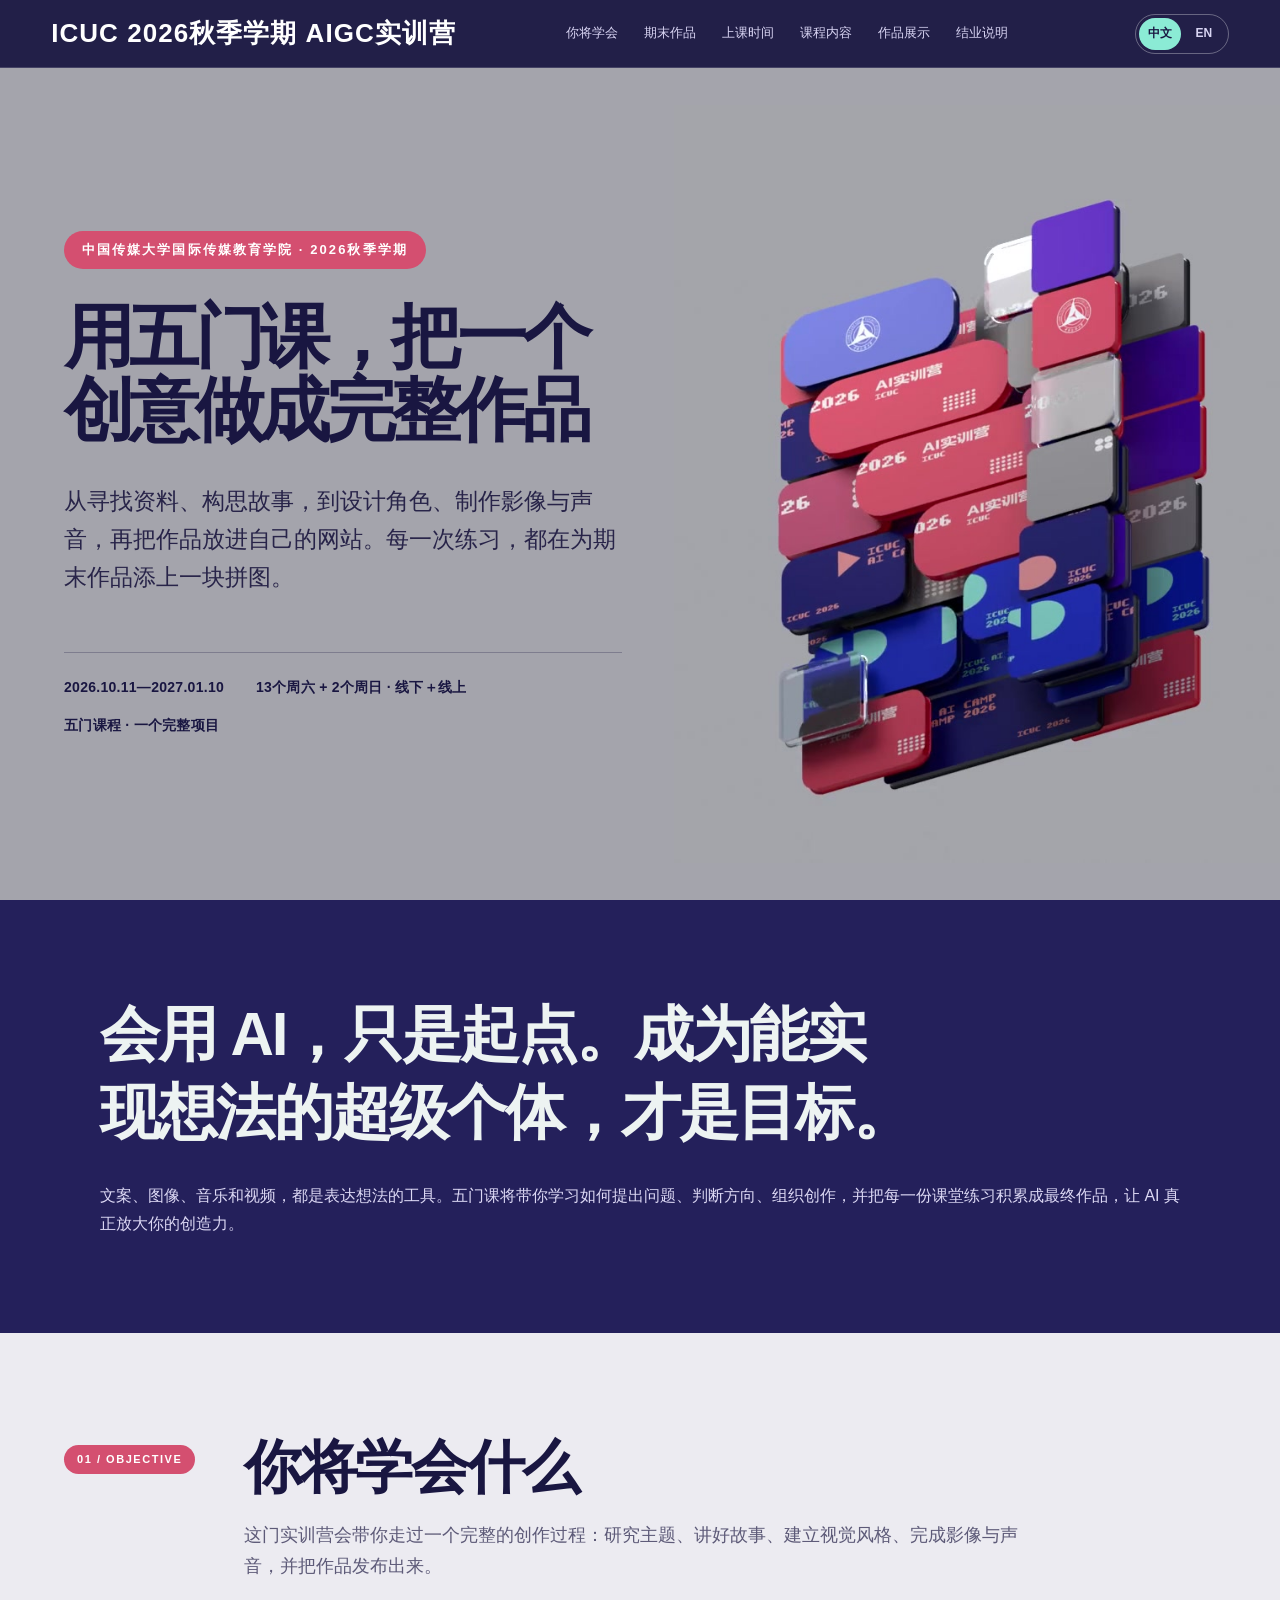
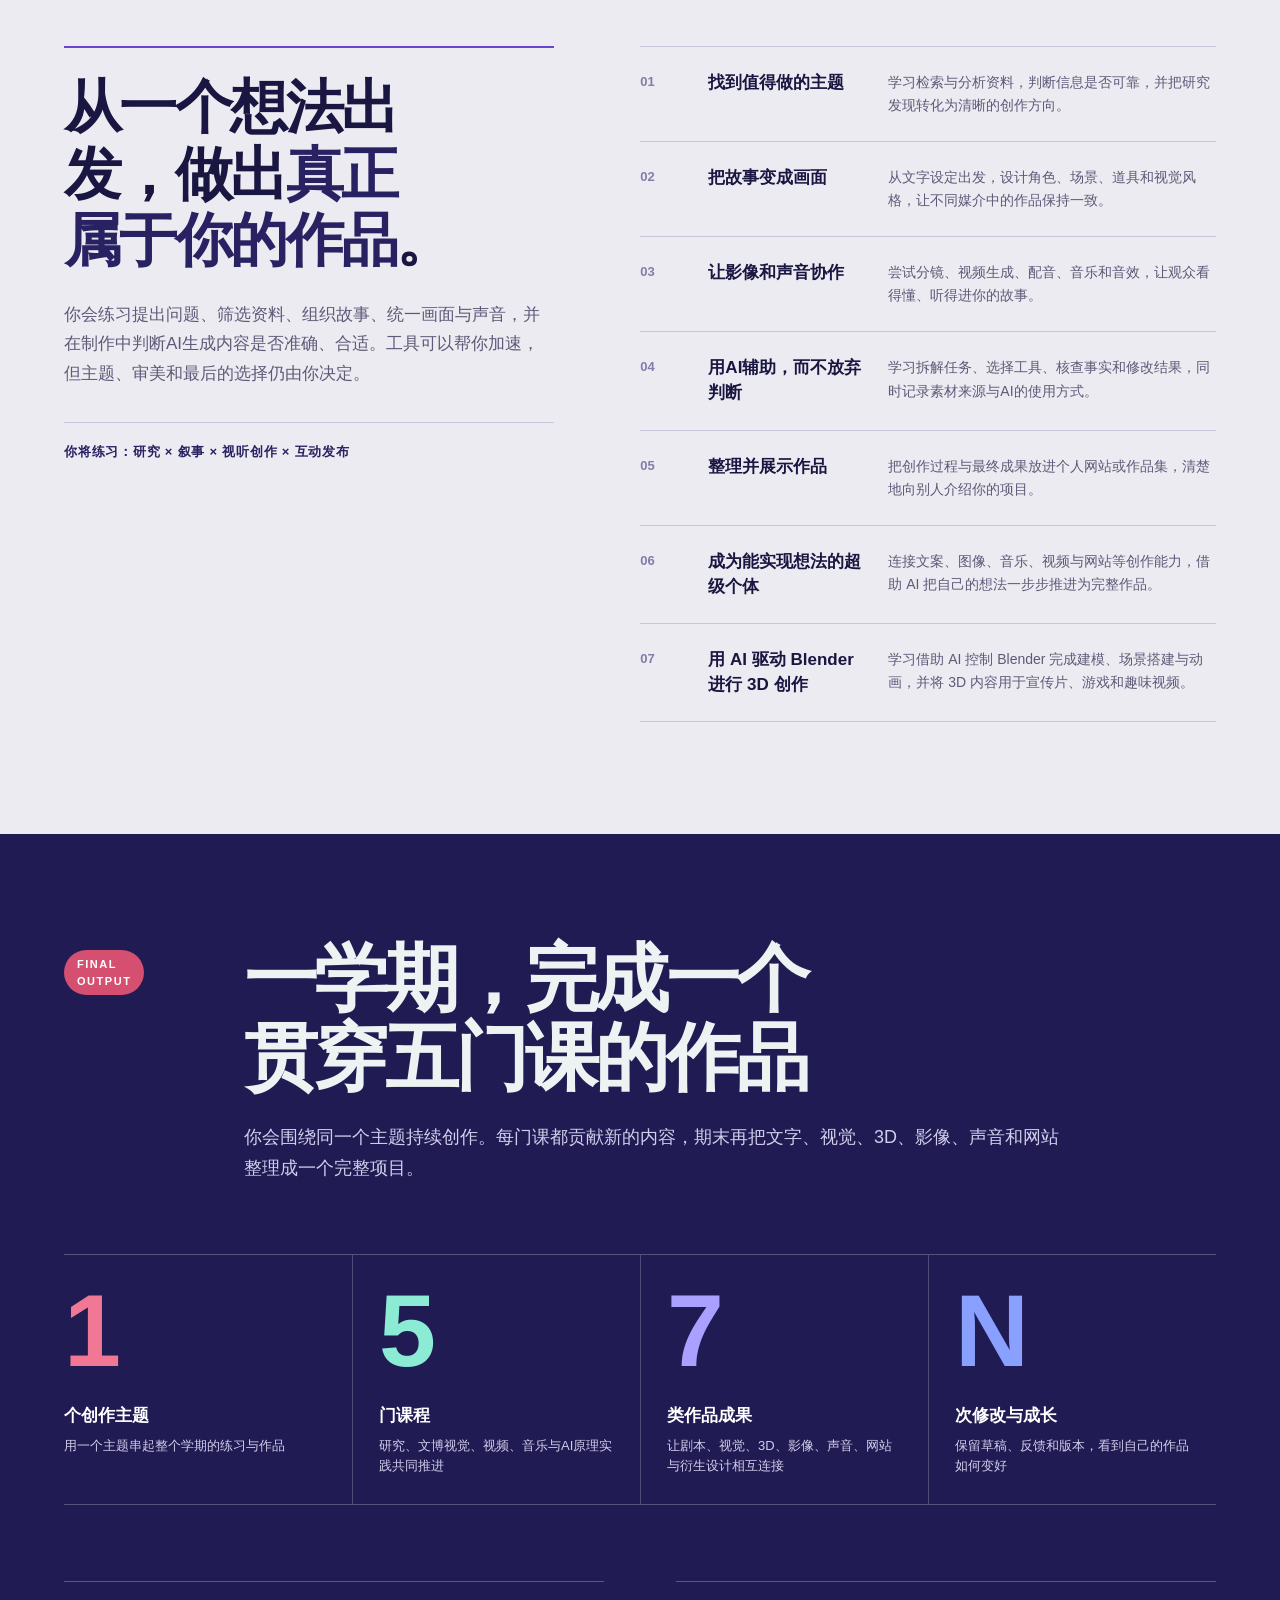
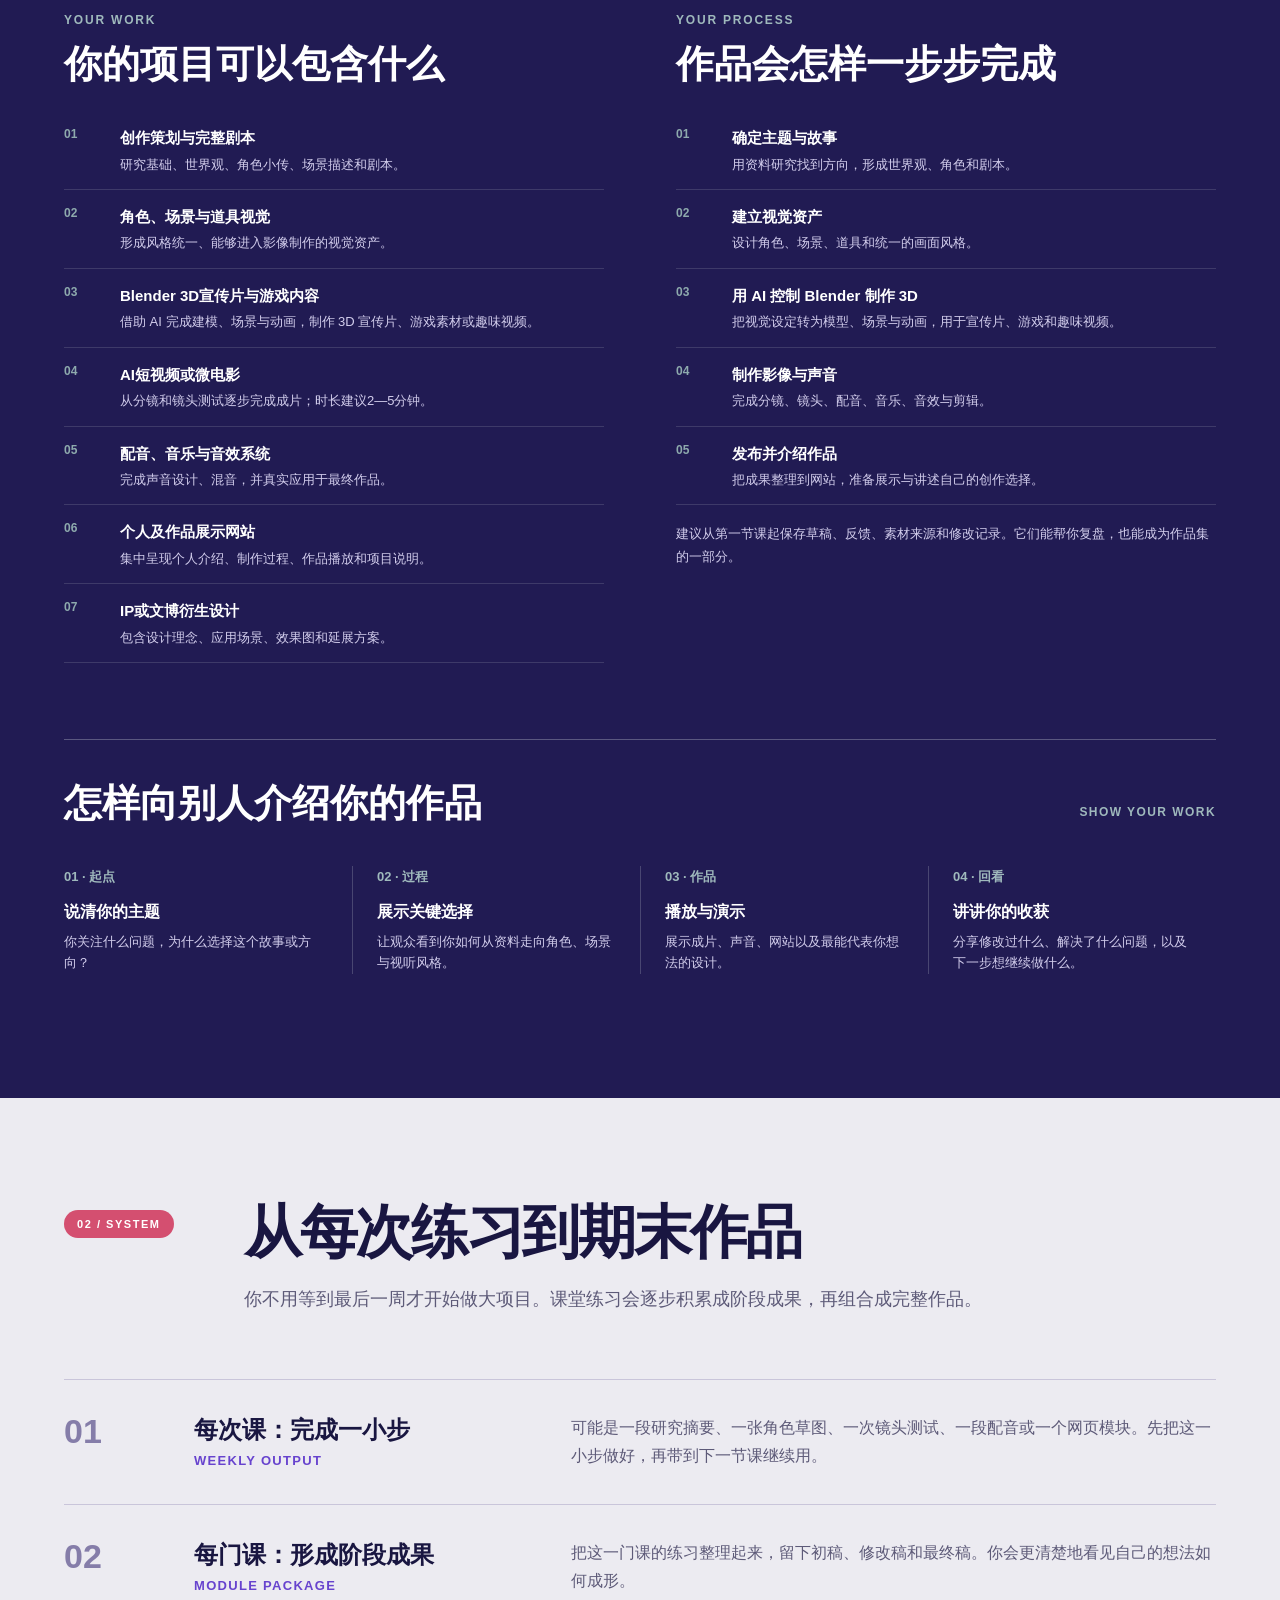
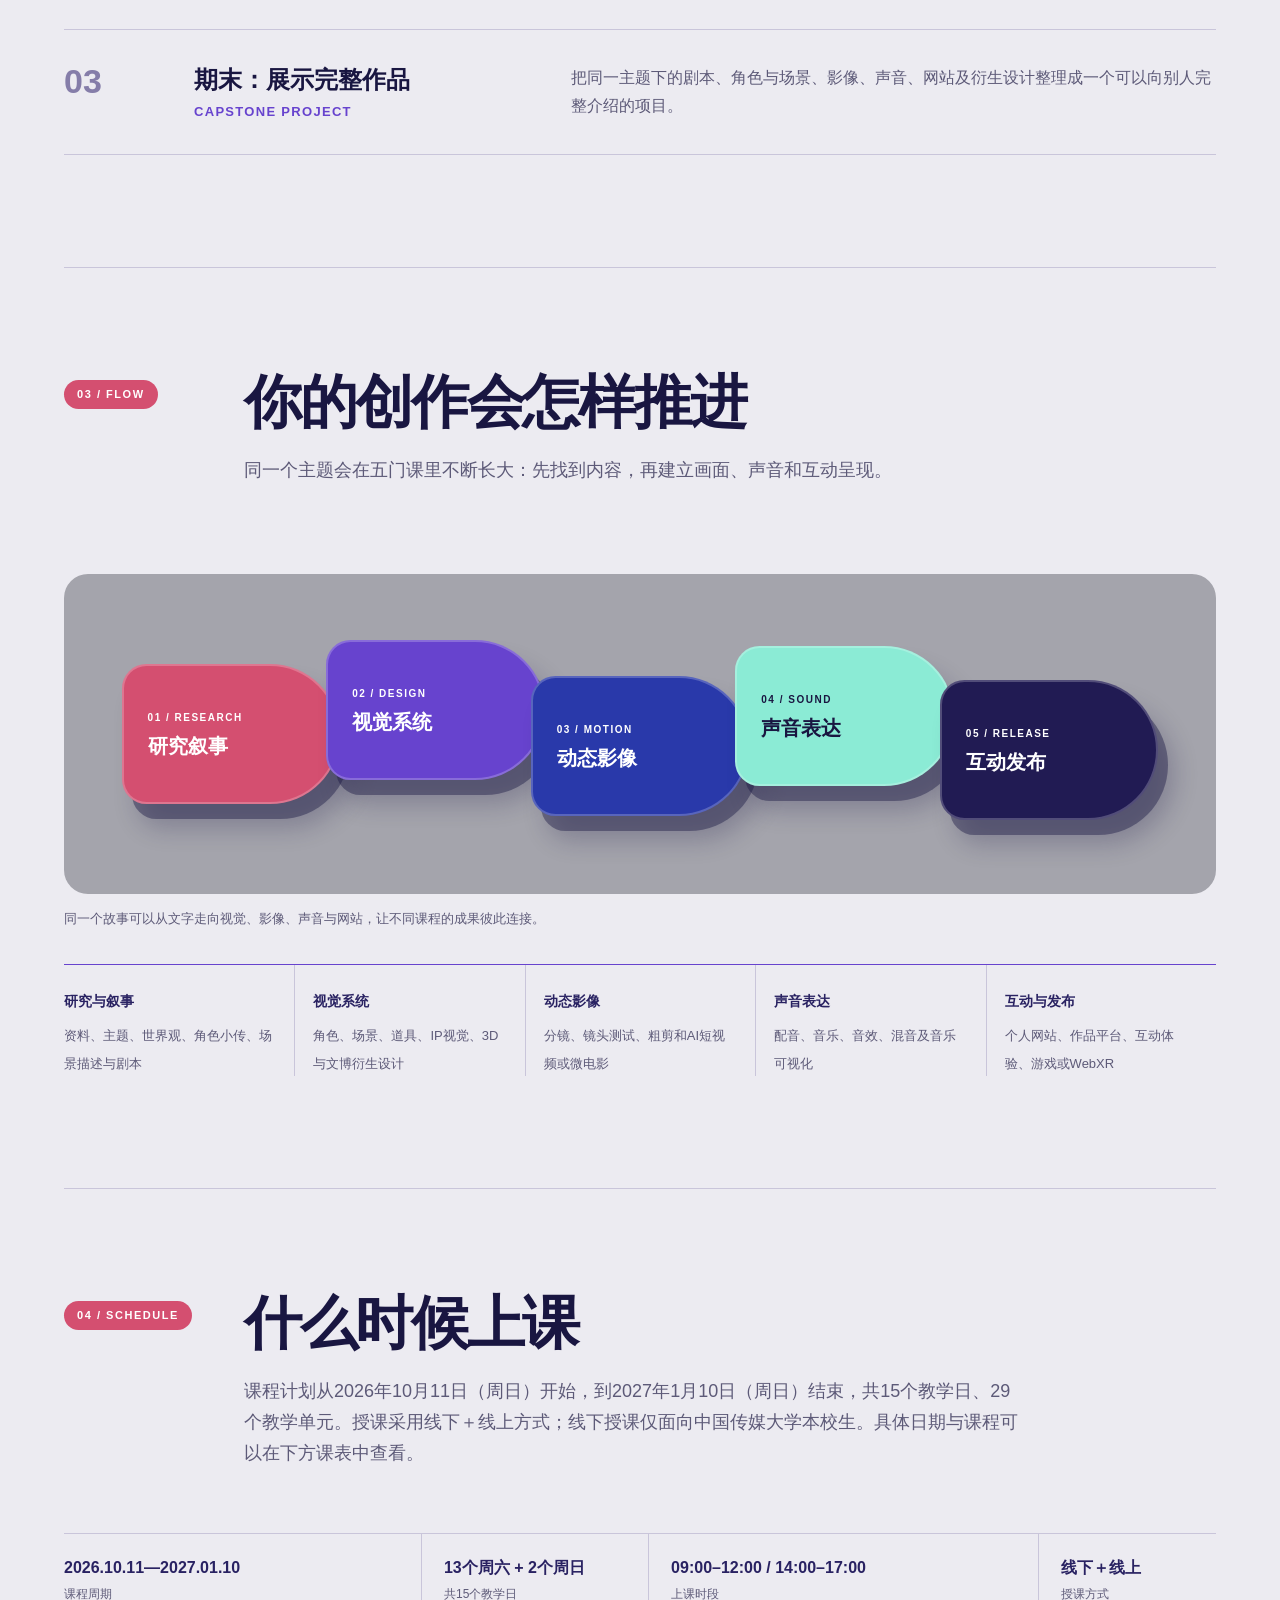
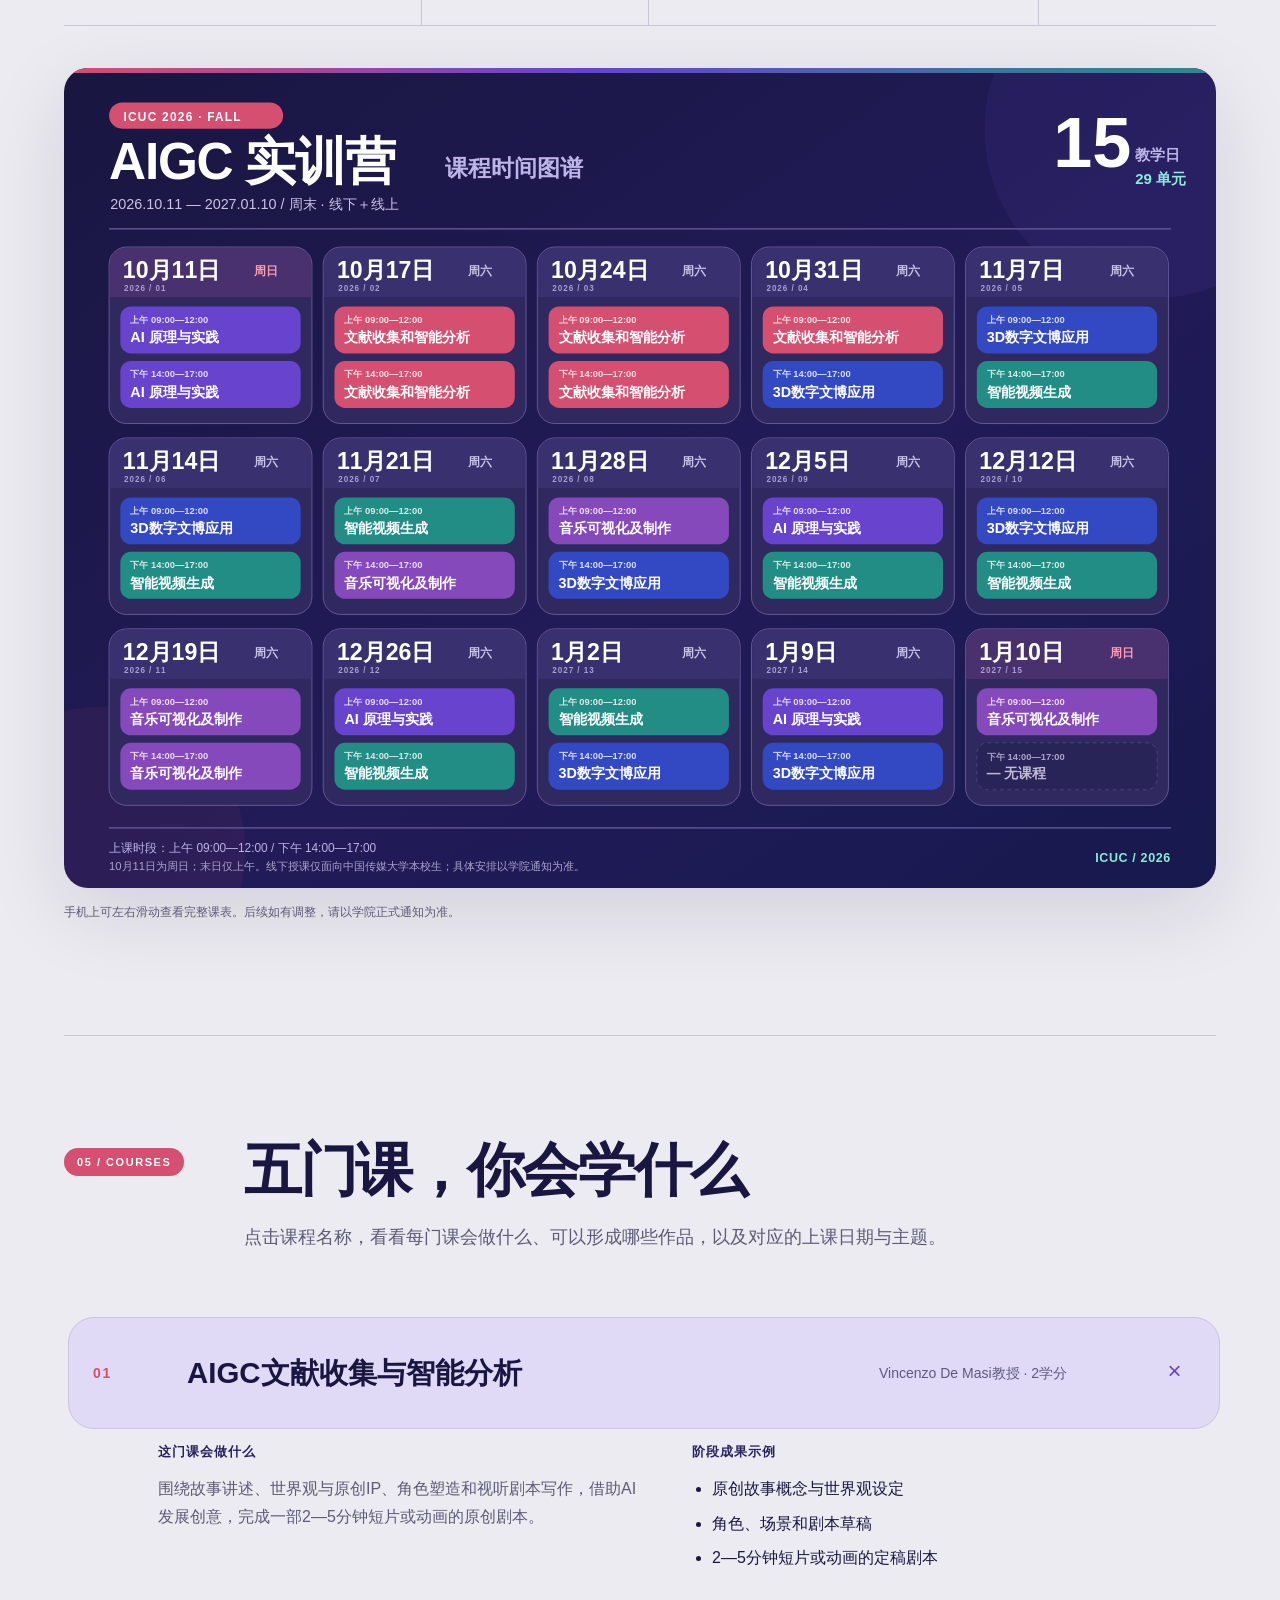
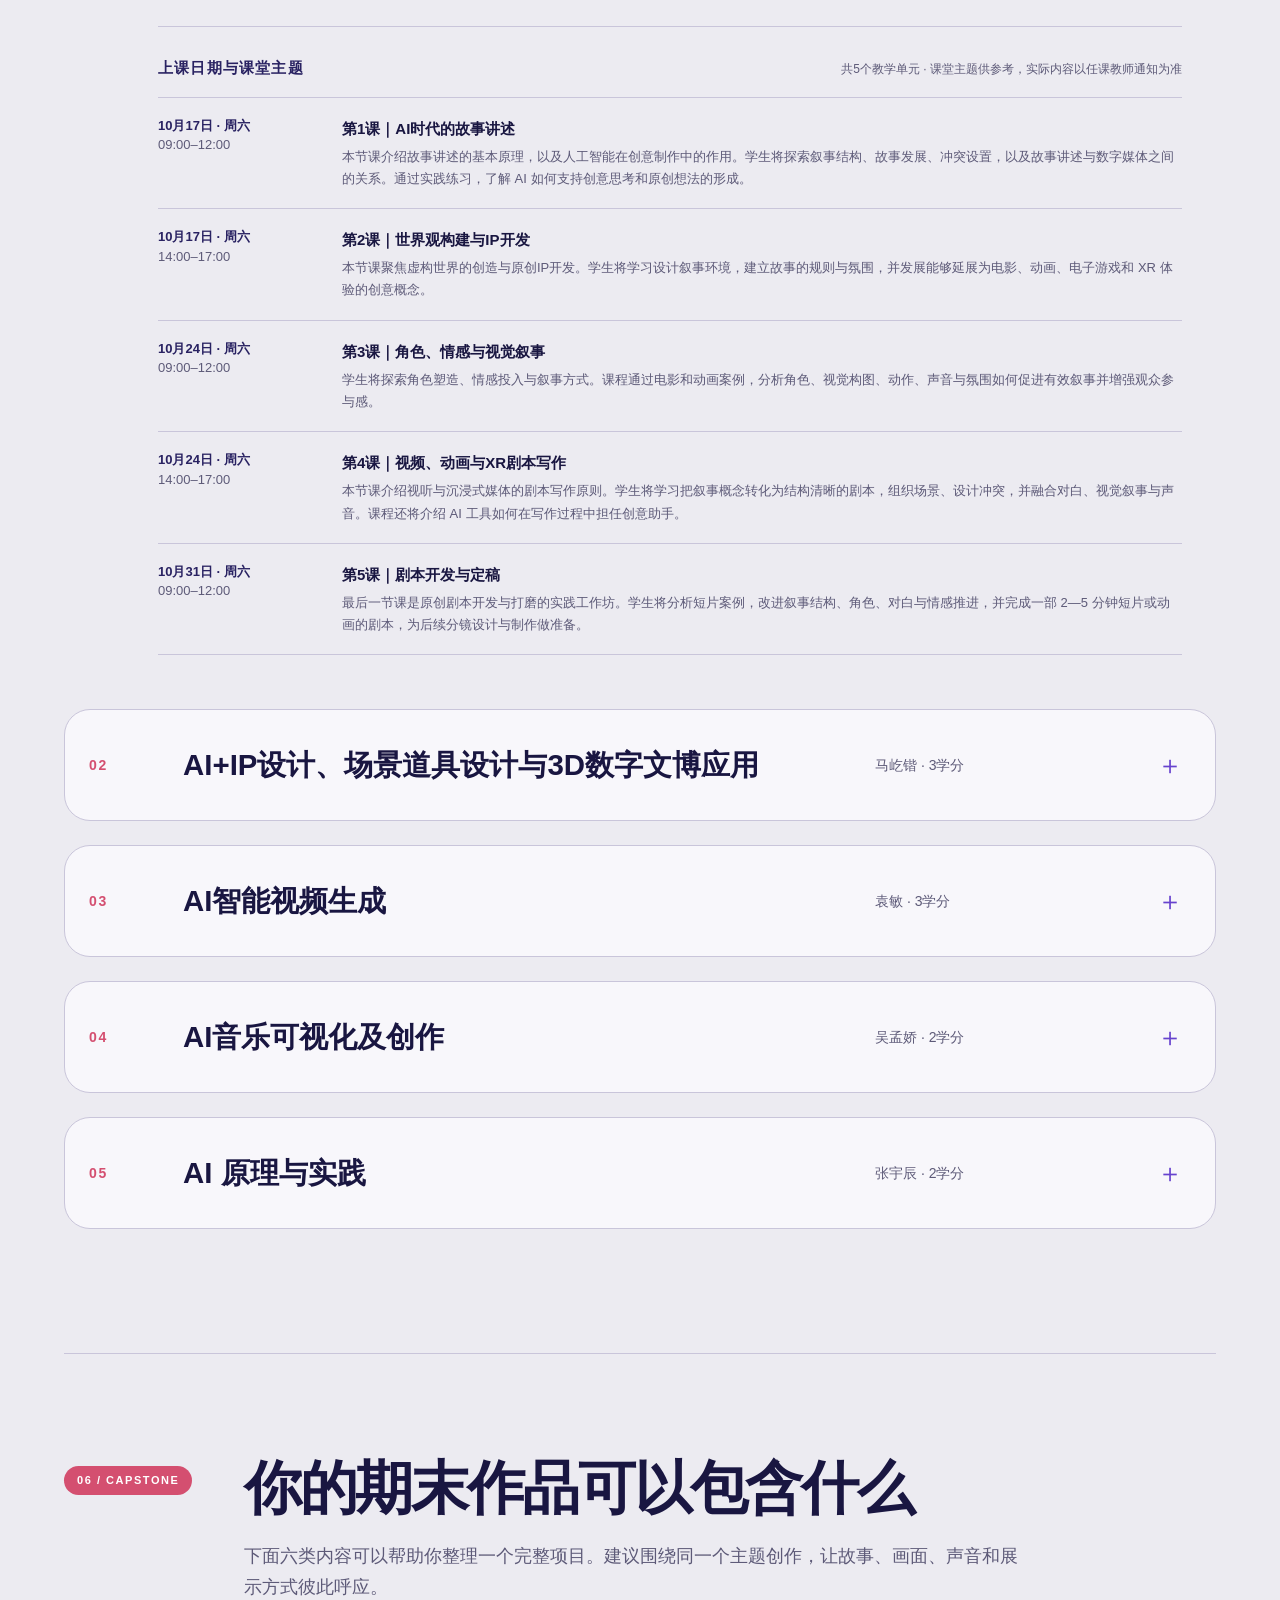
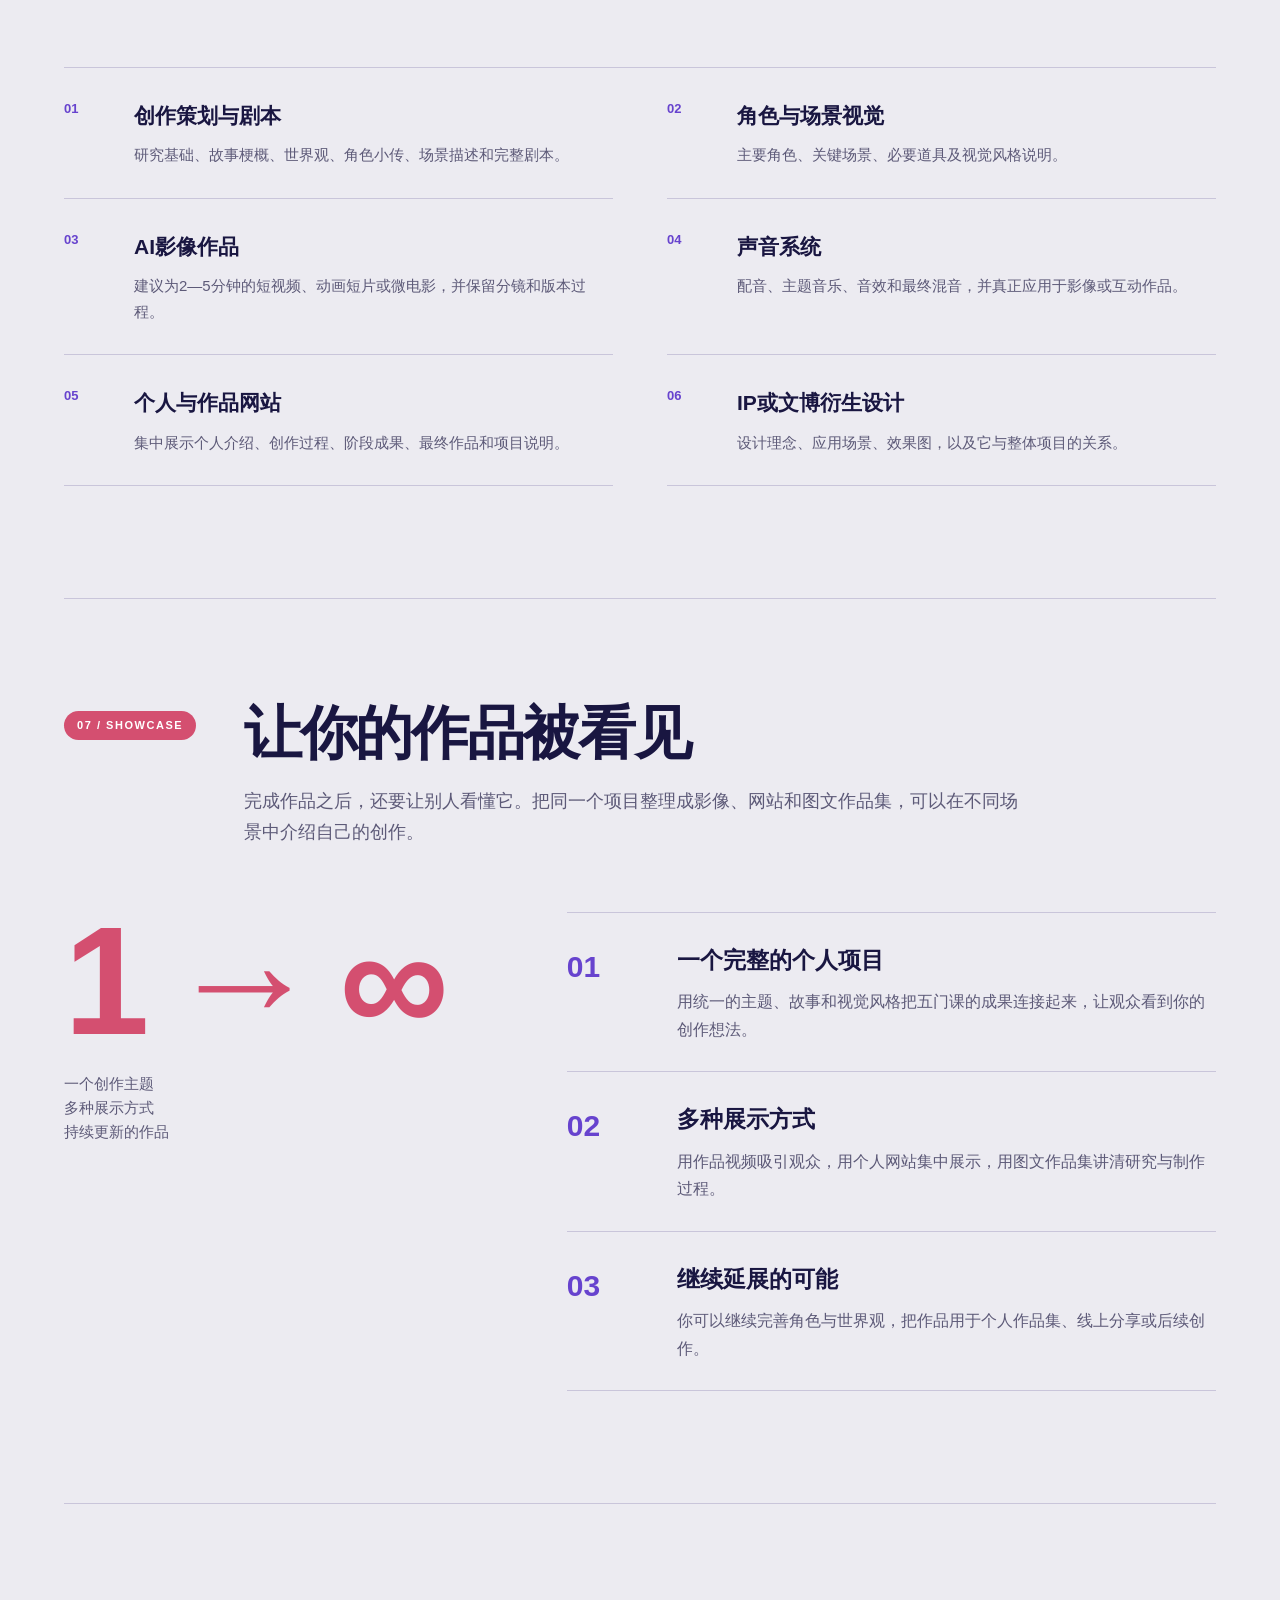
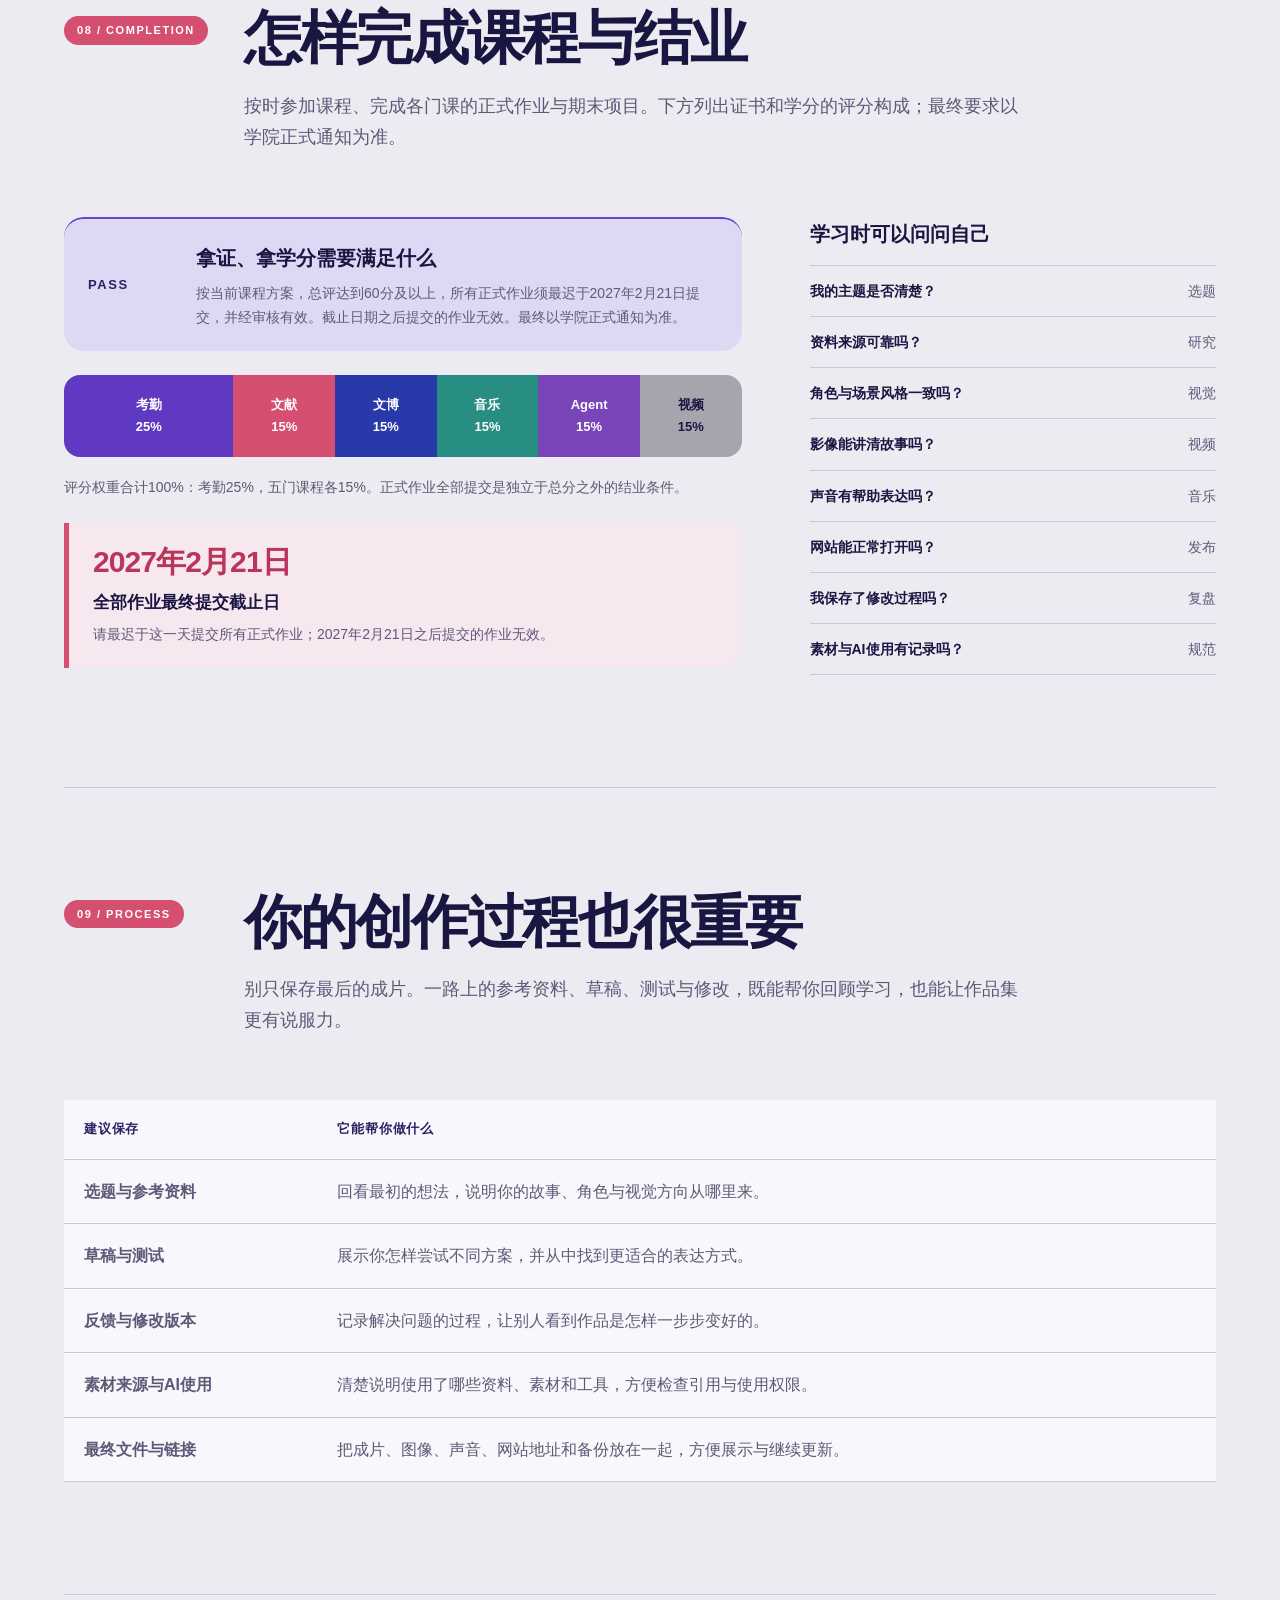
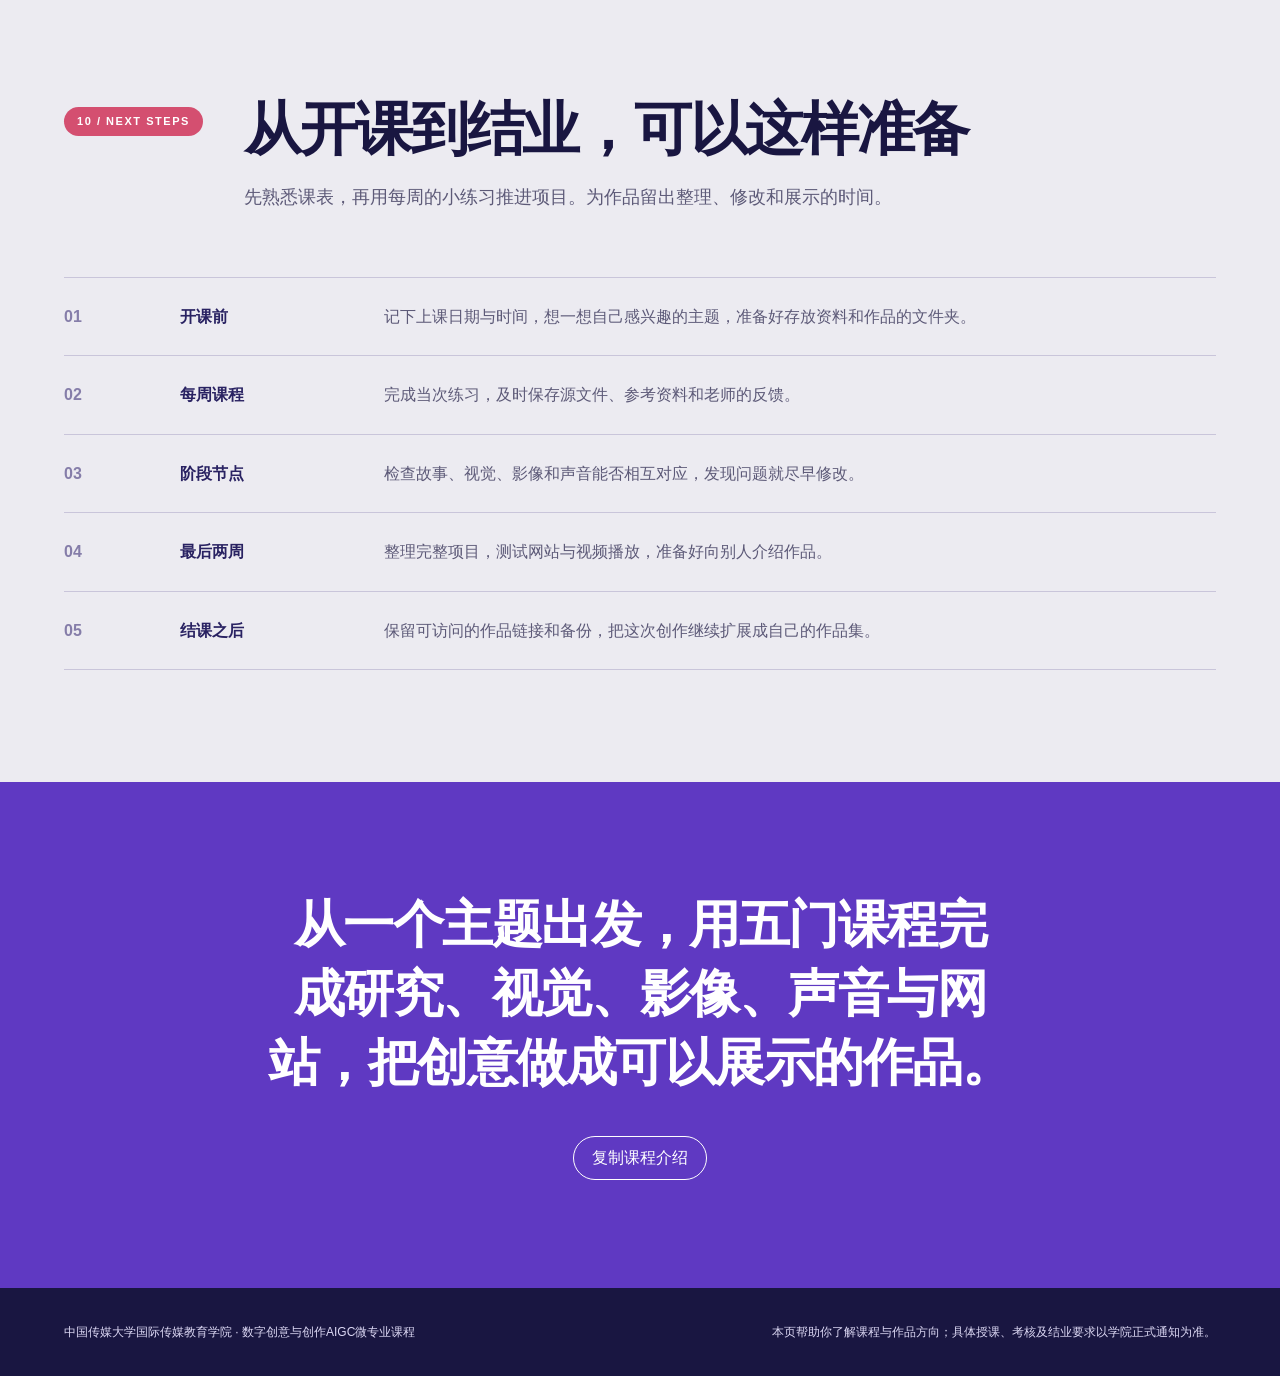
<file: index.html>
<!doctype html>
<html lang="zh-CN">
<head>
  <meta charset="utf-8">
  <meta name="viewport" content="width=device-width, initial-scale=1">
  <meta name="description" content="了解ICUC 2026秋季学期AIGC实训营的上课时间、五门课程、创作路径与期末作品。">
  <title>ICUC 2026秋季学期 AIGC实训营｜学生课程指南</title>
  <style>
    :root {
      --paper: #ecebf1;
      --surface: #f8f7fb;
      --ink: #191641;
      --muted: #5d5a78;
      --accent: #6743ce;
      --accent-deep: #292262;
      --accent-soft: #ded8f4;
      --silver: #857da9;
      --line: #c9c5da;
      --white: #ffffff;
      --max: 1240px;
      --shadow: 0 24px 80px rgba(25, 22, 65, .12);
    }

    * { box-sizing: border-box; }
    html { scroll-behavior: smooth; }
    body {
      margin: 0;
      color: var(--ink);
      background: var(--paper);
      font-family: "Arial", "Microsoft YaHei", "Noto Sans CJK SC", sans-serif;
      line-height: 1.72;
      text-rendering: optimizeLegibility;
    }

    a { color: inherit; }
    button { font: inherit; }
    img { display: block; max-width: 100%; }
    ::selection { color: var(--white); background: var(--accent-deep); }

    .skip {
      position: fixed;
      top: 12px;
      left: 12px;
      z-index: 30;
      padding: 10px 14px;
      color: var(--white);
      background: var(--ink);
      transform: translateY(-160%);
    }
    .skip:focus { transform: translateY(0); }

    .progress {
      position: fixed;
      inset: 0 auto auto 0;
      z-index: 40;
      width: 0;
      height: 3px;
      background: #d44f70;
    }

    .topbar {
      position: sticky;
      top: 0;
      z-index: 20;
      display: flex;
      align-items: center;
      justify-content: space-between;
      min-height: 68px;
      padding: 0 4vw;
      border-bottom: 1px solid rgba(255, 255, 255, .16);
      color: #fff;
      background: rgba(25, 22, 65, .96);
      backdrop-filter: blur(18px);
    }

    .brand {
      font-size: 26px;
      font-weight: 700;
      letter-spacing: .04em;
      white-space: nowrap;
    }

    .topbar nav { display: flex; align-items: center; gap: 26px; }
    .topbar nav a {
      color: #d8d4f3;
      font-size: 13px;
      text-decoration: none;
    }
    .topbar nav a:hover,
    .topbar nav a:focus-visible { color: #87efd6; }
    .language-switch {
      display: flex;
      align-items: center;
      flex: none;
      gap: 2px;
      margin-left: 16px;
      padding: 3px;
      border: 1px solid rgba(255, 255, 255, .32);
      border-radius: 999px;
    }
    .language-switch :is(a, span) {
      display: grid;
      place-items: center;
      min-width: 42px;
      min-height: 32px;
      padding: 0 9px;
      border-radius: 999px;
      color: #d8d4f3;
      font-size: 12px;
      font-weight: 700;
      text-decoration: none;
      white-space: nowrap;
    }
    .language-switch [aria-current="page"] { color: #191641; background: #8bebd5; }
    .language-switch a:hover { color: #8bebd5; }
    .copy-button {
      min-height: 44px;
      padding: 0 18px;
      border: 1px solid var(--accent);
      border-radius: 0;
      color: var(--accent-deep);
      background: transparent;
      cursor: pointer;
    }
    .copy-button:hover { color: var(--white); background: var(--accent-deep); }
    .copy-button:focus-visible,
    summary:focus-visible,
    a:focus-visible { outline: 3px solid rgba(91, 125, 136, .34); outline-offset: 3px; }

    .hero {
      display: grid;
      grid-template-columns: minmax(0, 1fr) minmax(380px, .9fr);
      min-height: calc(100vh - 68px);
      background: #a4a4ac;
    }
    .hero-copy {
      display: flex;
      flex-direction: column;
      justify-content: center;
      padding: 7vw 4vw 7vw max(5vw, calc((100vw - var(--max)) / 2));
    }
    .eyebrow {
      margin: 0 0 32px;
      color: #fff;
      width: fit-content;
      padding: 8px 18px;
      border-radius: 999px;
      background: #d44f70;
      font-size: 13px;
      font-weight: 700;
      letter-spacing: .16em;
      text-transform: uppercase;
    }
    h1 {
      max-width: 780px;
      margin: 0;
      font-size: clamp(46px, 5.5vw, 82px);
      font-weight: 900;
      line-height: 1.03;
      letter-spacing: -.065em;
      text-wrap: balance;
    }
    .hero-lede {
      max-width: 680px;
      margin: 36px 0 0;
      color: #282449;
      font-size: clamp(18px, 1.8vw, 24px);
      line-height: 1.65;
      text-wrap: pretty;
    }
    .hero-meta {
      display: flex;
      flex-wrap: wrap;
      gap: 14px 32px;
      margin-top: 56px;
      padding-top: 22px;
      border-top: 1px solid rgba(25, 22, 65, .28);
      color: var(--ink);
      font-size: 14px;
      font-weight: 700;
      letter-spacing: .02em;
    }
    .hero-visual {
      position: relative;
      min-height: 620px;
      overflow: hidden;
      background: #a4a4ac;
    }
    .hero-visual video {
      width: 100%;
      height: 100%;
      max-height: calc(100vh - 68px);
      object-fit: contain;
      display: block;
    }
    .hero-print-poster { display: none; }

    main { overflow: hidden; }
    .section {
      width: min(var(--max), calc(100% - 10vw));
      margin: 0 auto;
      padding: 112px 0;
    }
    .section + .section { border-top: 1px solid var(--line); }
    .section-head {
      display: grid;
      grid-template-columns: 100px minmax(0, 1fr);
      gap: 30px;
      align-items: start;
      margin-bottom: 64px;
    }
    .section-index {
      color: var(--silver);
      font-size: 14px;
      font-weight: 700;
      letter-spacing: .14em;
    }
    .section-title {
      margin: -10px 0 0;
      font-size: clamp(36px, 4.5vw, 62px);
      line-height: 1.12;
      letter-spacing: -.04em;
      text-wrap: balance;
    }
    .section-intro {
      max-width: 780px;
      margin: 20px 0 0;
      color: var(--muted);
      font-size: 18px;
      text-wrap: pretty;
    }

    .thesis {
      padding: 96px 5vw;
      color: #edf3f2;
      background: var(--accent-deep);
    }
    .thesis blockquote {
      width: min(1080px, 100%);
      margin: 0 auto;
      font-size: clamp(32px, 4.7vw, 66px);
      font-weight: 600;
      line-height: 1.3;
      letter-spacing: -.035em;
      text-wrap: balance;
    }
    .thesis p {
      width: min(1080px, 100%);
      margin: 30px auto 0;
      color: #c9d7d6;
      font-size: 16px;
    }

    .output-focus {
      padding: 116px 5vw 124px;
      color: #edf3f2;
      background: #304a53;
    }
    .output-focus-inner { width: min(var(--max), 100%); margin: 0 auto; }
    .output-head {
      display: grid;
      grid-template-columns: 100px minmax(0, 1fr);
      gap: 30px;
      align-items: start;
    }
    .output-head .section-index { color: #a9bfc1; }
    .output-head h2 {
      max-width: 920px;
      margin: -10px 0 0;
      font-size: clamp(44px, 5.8vw, 78px);
      line-height: 1.06;
      letter-spacing: -.05em;
      text-wrap: balance;
    }
    .output-head p {
      max-width: 820px;
      margin: 24px 0 0;
      color: #c9d7d6;
      font-size: 18px;
      text-wrap: pretty;
    }
    .output-equation {
      display: grid;
      grid-template-columns: repeat(4, 1fr);
      margin-top: 70px;
      border-block: 1px solid rgba(237, 243, 242, .26);
    }
    .output-token { min-height: 220px; padding: 30px 26px 28px 0; }
    .output-token + .output-token { padding-left: 26px; border-left: 1px solid rgba(237, 243, 242, .22); }
    .output-token strong {
      display: block;
      color: #ffffff;
      font: 650 clamp(68px, 8vw, 112px)/.9 "Aptos Display", "Microsoft YaHei", sans-serif;
      letter-spacing: -.07em;
    }
    .output-token b { display: block; margin-top: 24px; color: #ffffff; font-size: 17px; }
    .output-token span { display: block; margin-top: 6px; color: #b9cbcc; font-size: 13px; line-height: 1.55; }
    .output-answer {
      display: grid;
      grid-template-columns: 1fr 1fr;
      gap: 72px;
      margin-top: 76px;
    }
    .output-panel { padding-top: 28px; border-top: 1px solid rgba(237, 243, 242, .28); }
    .output-kicker { margin: 0 0 10px; color: #9fb9bc; font-size: 12px; font-weight: 700; letter-spacing: .15em; }
    .output-panel h3 { margin: 0 0 24px; color: #ffffff; font-size: clamp(28px, 3vw, 40px); line-height: 1.2; }
    .output-list { counter-reset: output; margin: 0; padding: 0; list-style: none; }
    .output-list li {
      counter-increment: output;
      display: grid;
      grid-template-columns: 42px 1fr;
      gap: 14px;
      padding: 13px 0;
      border-bottom: 1px solid rgba(237, 243, 242, .14);
    }
    .output-list li::before { content: "0" counter(output); color: #8eaaad; font-size: 12px; font-weight: 700; }
    .output-list b { color: #ffffff; font-size: 15px; }
    .output-list span { display: block; margin-top: 2px; color: #b9cbcc; font-size: 13px; }
    .archive-note { margin: 18px 0 0; color: #a9bfc1; font-size: 13px; }
    .report-run { margin-top: 76px; padding-top: 30px; border-top: 1px solid rgba(237, 243, 242, .28); }
    .report-run-head { display: flex; align-items: baseline; justify-content: space-between; gap: 24px; }
    .report-run h3 { margin: 0; color: #ffffff; font-size: clamp(28px, 3vw, 40px); }
    .report-run-head span { color: #9fb9bc; font-size: 12px; font-weight: 700; letter-spacing: .12em; }
    .run-list { display: grid; grid-template-columns: repeat(4, 1fr); margin: 30px 0 0; padding: 0; list-style: none; }
    .run-list li { padding: 0 24px 0 0; }
    .run-list li + li { padding-left: 24px; border-left: 1px solid rgba(237, 243, 242, .2); }
    .run-time { display: block; margin-bottom: 9px; color: #9fb9bc; font-size: 13px; font-weight: 700; }
    .run-list b { display: block; color: #ffffff; font-size: 16px; }
    .run-list p { margin: 7px 0 0; color: #b9cbcc; font-size: 13px; line-height: 1.6; }

    .objective-layout {
      display: grid;
      grid-template-columns: minmax(0, .92fr) minmax(460px, 1.08fr);
      gap: 86px;
      align-items: start;
    }
    .objective-positioning {
      position: sticky;
      top: 112px;
      padding-top: 26px;
      border-top: 2px solid var(--accent);
    }
    .objective-positioning h3 {
      max-width: 610px;
      margin: 0;
      font-size: clamp(38px, 4.5vw, 64px);
      line-height: 1.16;
      letter-spacing: -.045em;
      text-wrap: balance;
    }
    .objective-positioning h3 em { color: var(--accent-deep); font-style: normal; }
    .objective-positioning p { max-width: 600px; margin: 26px 0 0; color: var(--muted); font-size: 17px; text-wrap: pretty; }
    .objective-result {
      margin-top: 34px;
      padding-top: 18px;
      border-top: 1px solid var(--line);
      color: var(--accent-deep);
      font-size: 13px;
      font-weight: 700;
      letter-spacing: .06em;
    }
    .objective-capabilities { margin: 0; padding: 0; list-style: none; border-top: 1px solid var(--line); }
    .objective-capabilities li {
      display: grid;
      grid-template-columns: 48px 160px 1fr;
      gap: 20px;
      align-items: start;
      padding: 24px 0;
      border-bottom: 1px solid var(--line);
    }
    .objective-capabilities .ability-no { color: var(--silver); font-size: 13px; font-weight: 700; }
    .objective-capabilities b { font-size: 17px; line-height: 1.45; }
    .objective-capabilities span:last-child { color: var(--muted); font-size: 14px; line-height: 1.65; }

    .levels { border-top: 1px solid var(--line); }
    .level {
      display: grid;
      grid-template-columns: 100px minmax(170px, .7fr) 1.3fr;
      gap: 30px;
      padding: 34px 0;
      border-bottom: 1px solid var(--line);
    }
    .level-no { color: var(--silver); font: 600 34px/1 "Aptos Display", "Microsoft YaHei", sans-serif; }
    .level h3 { margin: 0; font-size: 24px; line-height: 1.3; }
    .level h3 small { display: block; margin-top: 8px; color: var(--accent); font-size: 13px; letter-spacing: .1em; }
    .level p { max-width: 680px; margin: 0; color: var(--muted); }

    .flow-figure {
      margin: 0;
      padding: 24px 0 0;
    }
    .flow-art {
      display: flex;
      align-items: center;
      min-height: 320px;
      padding: 50px 5%;
      border-radius: 24px;
      background: #a4a4ac;
      overflow: hidden;
    }
    .flow-art-track { display: flex; width: 100%; align-items: center; }
    .flow-art-module {
      position: relative;
      display: flex;
      flex: 1 1 0;
      flex-direction: column;
      justify-content: center;
      min-width: 0;
      min-height: 140px;
      padding: 20px 24px;
      border: 2px solid rgba(255,255,255,.22);
      border-radius: 28px 80px 80px 28px;
      color: #fff;
      background: #d44f70;
      box-shadow: 10px 15px 0 rgba(25,22,65,.42), 16px 24px 25px rgba(25,22,65,.24);
    }
    .flow-art-module + .flow-art-module { margin-left: -14px; }
    .flow-art-module:nth-child(2) { z-index: 1; background: #6743ce; transform: translateY(-24px); }
    .flow-art-module:nth-child(3) { z-index: 2; background: #2939aa; transform: translateY(12px); }
    .flow-art-module:nth-child(4) { z-index: 3; color: #191641; background: #8bebd5; transform: translateY(-18px); }
    .flow-art-module:nth-child(5) { z-index: 4; background: #211b53; transform: translateY(16px); }
    .flow-art-module small { font-size: 10px; font-weight: 800; letter-spacing: .15em; }
    .flow-art-module b { margin-top: 7px; font-size: clamp(16px, 1.6vw, 23px); line-height: 1.2; }
    .flow-figure figcaption { margin-top: 14px; color: var(--muted); font-size: 13px; }
    .flow-steps {
      display: grid;
      grid-template-columns: repeat(5, 1fr);
      margin-top: 34px;
      border-top: 1px solid var(--accent);
    }
    .flow-step { padding: 24px 18px 0 0; }
    .flow-step + .flow-step { padding-left: 18px; border-left: 1px solid var(--line); }
    .flow-step b { display: block; margin-bottom: 8px; color: var(--accent-deep); font-size: 14px; }
    .flow-step span { color: var(--muted); font-size: 13px; line-height: 1.55; }

    .schedule-overview {
      display: grid;
      grid-template-columns: 1.1fr .7fr 1.2fr .55fr;
      margin-bottom: 42px;
      border-block: 1px solid var(--line);
    }
    .schedule-overview div { padding: 20px 22px 20px 0; }
    .schedule-overview div + div { padding-left: 22px; border-left: 1px solid var(--line); }
    .schedule-overview b { display: block; color: var(--accent-deep); font-size: 16px; }
    .schedule-overview span { display: block; margin-top: 3px; color: var(--muted); font-size: 12px; }
    .schedule-art-frame { overflow-x: auto; margin: 30px 0 0; border-radius: 24px; box-shadow: var(--shadow); }
    .schedule-art { width: 100%; min-width: 1000px; height: auto; }
    .schedule-source { margin: 14px 0 0; color: var(--muted); font-size: 12px; }
    .visually-hidden { position: absolute; width: 1px; height: 1px; overflow: hidden; clip: rect(0, 0, 0, 0); white-space: nowrap; }

    .courses { border-top: 1px solid var(--line); }
    details { border-bottom: 1px solid var(--line); }
    summary {
      display: grid;
      grid-template-columns: 72px minmax(0, 1fr) minmax(160px, 260px) 34px;
      gap: 22px;
      align-items: center;
      min-height: 112px;
      cursor: pointer;
      list-style: none;
    }
    summary::-webkit-details-marker { display: none; }
    .course-no { color: var(--silver); font-size: 14px; font-weight: 700; letter-spacing: .12em; }
    .course-title { font-size: clamp(20px, 2.3vw, 30px); font-weight: 650; line-height: 1.3; }
    .course-teacher { color: var(--muted); font-size: 14px; }
    .course-toggle { color: var(--accent); font-size: 26px; transition: transform .2s ease; }
    details[open] .course-toggle { transform: rotate(45deg); }
    .course-content {
      display: grid;
      grid-template-columns: 1fr 1fr;
      gap: 44px;
      padding: 0 34px 42px 94px;
    }
    .course-content p { margin: 0; color: var(--muted); }
    .course-content h4 { margin: 0 0 12px; color: var(--accent-deep); font-size: 13px; letter-spacing: .08em; }
    .course-content ul { margin: 0; padding-left: 20px; }
    .course-content li + li { margin-top: 7px; }
    .teacher-plan { grid-column: 1 / -1; margin-top: 10px; padding-top: 28px; border-top: 1px solid var(--line); }
    .teacher-plan-head { display: flex; align-items: baseline; justify-content: space-between; gap: 24px; margin-bottom: 16px; }
    .teacher-plan-head h4 { margin: 0; font-size: 15px; }
    .teacher-plan-head p { margin: 0; color: var(--muted); font-size: 12px; }
    .teacher-sessions { margin: 0; padding: 0; list-style: none; border-top: 1px solid var(--line); }
    .teacher-session {
      display: grid;
      grid-template-columns: 160px minmax(0, 1fr);
      gap: 24px;
      padding: 18px 0;
      border-bottom: 1px solid var(--line);
    }
    .teacher-session + .teacher-session { margin-top: 0; }
    .teacher-session time { color: var(--accent-deep); font-size: 13px; font-weight: 700; line-height: 1.5; }
    .teacher-session time span { color: var(--muted); font-weight: 500; }
    .teacher-session b { display: block; font-size: 15px; }
    .teacher-session p { margin: 4px 0 0; color: var(--muted); font-size: 13px; }
    .teacher-session p strong { color: var(--accent-deep); }

    .deliverables {
      display: grid;
      grid-template-columns: 1fr 1fr;
      gap: 0 54px;
      border-top: 1px solid var(--line);
    }
    .deliverable {
      display: grid;
      grid-template-columns: 52px 1fr;
      gap: 18px;
      padding: 30px 0;
      border-bottom: 1px solid var(--line);
    }
    .deliverable-no { color: var(--accent); font-size: 13px; font-weight: 700; }
    .deliverable h3 { margin: 0 0 8px; font-size: 21px; }
    .deliverable p { margin: 0; color: var(--muted); font-size: 15px; }

    .report-package {
      display: grid;
      grid-template-columns: .8fr 1.2fr;
      gap: 70px;
      align-items: start;
    }
    .formula {
      position: sticky;
      top: 112px;
      color: var(--accent-deep);
      font: 650 clamp(82px, 12vw, 172px)/.9 "Aptos Display", "Microsoft YaHei", sans-serif;
      letter-spacing: -.08em;
    }
    .formula small {
      display: block;
      margin-top: 22px;
      color: var(--muted);
      font: 400 15px/1.6 "Aptos", "Microsoft YaHei", sans-serif;
      letter-spacing: 0;
    }
    .report-item {
      display: grid;
      grid-template-columns: 86px 1fr;
      gap: 24px;
      padding: 28px 0;
      border-top: 1px solid var(--line);
    }
    .report-item:last-child { border-bottom: 1px solid var(--line); }
    .report-key { color: var(--accent); font-size: 30px; font-weight: 650; }
    .report-item h3 { margin: 0 0 8px; font-size: 23px; }
    .report-item p { margin: 0; color: var(--muted); }

    .rubric-wrap {
      display: grid;
      grid-template-columns: 1.25fr .75fr;
      gap: 68px;
      align-items: start;
    }
    .certificate-gate {
      display: grid;
      grid-template-columns: 86px 1fr;
      gap: 22px;
      align-items: center;
      margin-bottom: 24px;
      padding: 22px 24px;
      border-top: 2px solid var(--accent);
      background: var(--accent-soft);
    }
    .gate-mark {
      color: var(--accent-deep);
      font-size: 13px;
      font-weight: 750;
      letter-spacing: .12em;
    }
    .certificate-gate strong { display: block; margin-bottom: 6px; font-size: 20px; }
    .certificate-gate p { margin: 0; color: var(--muted); font-size: 14px; }
    .rubric-bar { display: flex; min-height: 82px; overflow: hidden; }
    .rubric-bar span {
      display: grid;
      place-items: center;
      color: var(--white);
      font-size: 13px;
      font-weight: 700;
      text-align: center;
    }
    .rubric-bar span:nth-child(1) { width: 25%; background: #405f69; }
    .rubric-bar span:nth-child(2) { width: 15%; background: #55717b; }
    .rubric-bar span:nth-child(3) { width: 15%; background: #6d8991; }
    .rubric-bar span:nth-child(4) { width: 15%; background: #829ba0; }
    .rubric-bar span:nth-child(5) { width: 15%; background: #9cabad; }
    .rubric-bar span:nth-child(6) { width: 15%; color: var(--ink); background: #c6d0d0; }
    .rubric-note { margin-top: 18px; color: var(--muted); font-size: 14px; }
    .deadline-note { margin-top: 24px; padding: 22px 24px; border-left: 5px solid #d44f70; border-radius: 0 18px 18px 0; background: #f7e7ef; }
    .deadline-note time { display: block; color: #b9355a; font-size: 30px; font-weight: 850; line-height: 1.15; letter-spacing: -.03em; }
    .deadline-note strong { display: block; margin-top: 8px; font-size: 17px; }
    .deadline-note p { margin: 5px 0 0; color: var(--muted); font-size: 14px; }
    .learning-checklist h3 { margin: 0 0 14px; font-size: 20px; }
    .metric-list { margin: 0; padding: 0; list-style: none; border-top: 1px solid var(--line); }
    .metric-list li {
      display: flex;
      justify-content: space-between;
      gap: 16px;
      padding: 13px 0;
      border-bottom: 1px solid var(--line);
      font-size: 14px;
    }
    .metric-list span { color: var(--muted); }

    .evidence-table { width: 100%; border-collapse: collapse; background: var(--surface); }
    .evidence-table th,
    .evidence-table td { padding: 18px 20px; border-bottom: 1px solid var(--line); text-align: left; vertical-align: top; }
    .evidence-table th { color: var(--accent-deep); font-size: 13px; letter-spacing: .06em; }
    .evidence-table td:first-child { width: 22%; font-weight: 650; }
    .evidence-table td { color: var(--muted); }

    .action-list { counter-reset: action; border-top: 1px solid var(--line); }
    .action {
      counter-increment: action;
      display: grid;
      grid-template-columns: 92px 180px 1fr;
      gap: 24px;
      padding: 25px 0;
      border-bottom: 1px solid var(--line);
    }
    .action::before { content: "0" counter(action); color: var(--silver); font-weight: 700; }
    .action b { color: var(--accent-deep); }
    .action span { color: var(--muted); }

    .closing {
      padding: 108px 5vw;
      color: var(--ink);
      background: var(--accent-soft);
      text-align: center;
    }
    .closing p {
      width: min(920px, 100%);
      margin: 0 auto;
      font-size: clamp(28px, 4vw, 52px);
      font-weight: 600;
      line-height: 1.35;
      letter-spacing: -.03em;
      text-wrap: balance;
    }
    .closing .copy-button { margin-top: 38px; }

    footer {
      display: flex;
      justify-content: space-between;
      gap: 24px;
      padding: 34px 5vw;
      color: var(--muted);
      background: var(--surface);
      font-size: 12px;
    }

    /* Shapes and colors follow the stacked modules in the ICUC 2026 film. */
    .section-head, .output-head { grid-template-columns: 150px minmax(0, 1fr); }
    .section-index {
      width: fit-content;
      padding: 6px 13px;
      border-radius: 999px;
      color: #fff;
      background: #d44f70;
      font-size: 11px;
      line-height: 1.5;
      white-space: nowrap;
    }
    .section-title, .output-head h2 { font-weight: 850; }
    .thesis { background: #24205b; }
    .thesis p { color: #dcd8f4; }
    .output-focus { background: #211b53; }
    .output-head .section-index { color: #fff; }
    .output-head p, .output-token span, .output-list span,
    .run-list p, .archive-note { color: #d2cdec; }
    .output-token:nth-child(1) strong { color: #f17894; }
    .output-token:nth-child(2) strong { color: #8bebd5; }
    .output-token:nth-child(3) strong { color: #aaa0ff; }
    .output-token:nth-child(4) strong { color: #8aa0ff; }
    .courses { border-top: 0; }
    .courses details { border-bottom: 0; }
    .courses summary {
      margin: 12px 0;
      padding: 8px 24px;
      border: 1px solid var(--line);
      border-radius: 26px;
      background: var(--surface);
      transition: background .2s ease, transform .2s ease;
    }
    .courses summary:hover, .courses details[open] summary {
      background: #e0daf7;
      transform: translateX(4px);
    }
    .courses .course-no { color: #d44f70; }
    .certificate-gate { border-radius: 20px; }
    .formula { color: #d44f70; }
    .rubric-bar { border-radius: 16px; }
    .rubric-bar span:nth-child(1) { background: #5f39c2; }
    .rubric-bar span:nth-child(2) { background: #d44f70; }
    .rubric-bar span:nth-child(3) { background: #2939aa; }
    .rubric-bar span:nth-child(4) { background: #288e82; }
    .rubric-bar span:nth-child(5) { background: #7a45b9; }
    .rubric-bar span:nth-child(6) { background: #a6a5ae; }
    .closing { color: #fff; background: #5f39c2; }
    .closing .copy-button { color: #fff; border-color: #fff; border-radius: 999px; }
    .closing .copy-button:hover { color: var(--ink); background: #8bebd5; }
    footer { color: #dcd8f4; background: #191641; }

    @media (max-width: 900px) {
      .topbar nav a { display: none; }
      .hero { grid-template-columns: 1fr; }
      .hero-copy { padding: 38px 7vw 64px; }
      .hero-visual { order: -1; min-height: 0; height: min(70vh, 650px); }
      .hero-visual video { max-height: 100%; }
      .output-focus { padding: 84px 6vw 92px; }
      .output-head { grid-template-columns: 1fr; gap: 10px; }
      .output-equation { grid-template-columns: 1fr 1fr; }
      .output-token:nth-child(3) { border-left: 0; }
      .output-token:nth-child(n+3) { border-top: 1px solid rgba(237, 243, 242, .22); }
      .output-answer { grid-template-columns: 1fr; gap: 54px; }
      .run-list { grid-template-columns: 1fr 1fr; gap: 28px 0; }
      .run-list li:nth-child(3) { padding-left: 0; border-left: 0; }
      .section { width: min(100% - 12vw, var(--max)); padding: 82px 0; }
      .section-head { grid-template-columns: 1fr; gap: 10px; }
      .objective-layout { grid-template-columns: 1fr; gap: 54px; }
      .objective-positioning { position: static; }
      .level { grid-template-columns: 58px 1fr; }
      .level p { grid-column: 2; }
      .flow-steps { grid-template-columns: 1fr; border-top: 0; }
      .flow-step, .flow-step + .flow-step { padding: 18px 0; border-top: 1px solid var(--line); border-left: 0; }
      .flow-art { padding: 34px 5%; }
      .flow-art-track { display: grid; gap: 12px; }
      .flow-art-module { min-height: 80px; padding: 15px 22px; border-radius: 20px 70px 70px 20px; }
      .flow-art-module + .flow-art-module { margin-left: 0; }
      .flow-art-module:nth-child(n) { transform: none; }
      .flow-art-module:nth-child(even) { margin-left: 8%; }
      .schedule-overview { grid-template-columns: 1fr 1fr; }
      .schedule-overview div:nth-child(3) { padding-left: 0; border-top: 1px solid var(--line); border-left: 0; }
      .schedule-overview div:nth-child(4) { border-top: 1px solid var(--line); }
      summary { grid-template-columns: 52px 1fr 28px; }
      .course-teacher { grid-column: 2; }
      .course-toggle { grid-column: 3; grid-row: 1 / span 2; }
      .course-content { grid-template-columns: 1fr; padding-left: 74px; }
      .teacher-session { grid-template-columns: 145px 1fr; }
      .deliverables { grid-template-columns: 1fr; }
      .report-package, .rubric-wrap { grid-template-columns: 1fr; }
      .formula { position: static; }
      .action { grid-template-columns: 52px 1fr; }
      .action span { grid-column: 2; }
      footer { flex-direction: column; }
    }

    @media (max-width: 560px) {
      .brand { max-width: none; white-space: normal; line-height: 1.25; }
      .language-switch { margin-left: 10px; }
      .hero-copy { padding: 32px 6vw 64px; }
      h1 { font-size: 44px; }
      .hero-meta { margin-top: 36px; }
      .hero-visual { height: min(64vh, 570px); }
      .section { width: calc(100% - 12vw); }
      .section-title { font-size: 36px; }
      .schedule-overview { grid-template-columns: 1fr; }
      .schedule-overview div, .schedule-overview div + div { padding: 15px 0; border-top: 1px solid var(--line); border-left: 0; }
      .schedule-overview div:first-child { border-top: 0; }
      .output-head h2 { font-size: 44px; }
      .output-equation { grid-template-columns: 1fr; }
      .output-token { min-height: 0; padding: 28px 0; }
      .output-token + .output-token { padding-left: 0; border-top: 1px solid rgba(237, 243, 242, .22); border-left: 0; }
      .output-token strong { font-size: 72px; }
      .report-run-head { display: block; }
      .report-run-head span { display: block; margin-top: 8px; }
      .run-list { grid-template-columns: 1fr; }
      .run-list li, .run-list li + li { padding: 0; border-left: 0; }
      .level { grid-template-columns: 42px 1fr; gap: 16px; }
      summary { gap: 12px; }
      .course-content { padding-left: 0; }
      .teacher-plan-head { display: block; }
      .teacher-plan-head p { margin-top: 6px; }
      .teacher-session { grid-template-columns: 1fr; gap: 6px; }
      .objective-capabilities li { grid-template-columns: 36px 1fr; gap: 8px 14px; }
      .objective-capabilities span:last-child { grid-column: 2; }
      .deliverable { grid-template-columns: 40px 1fr; }
      .report-item { grid-template-columns: 56px 1fr; }
      .evidence-table { font-size: 13px; }
      .evidence-table th, .evidence-table td { padding: 13px 10px; }
      .rubric-bar { min-height: 240px; flex-direction: column; }
      .rubric-bar span { width: 100% !important; min-height: 40px; }
    }

    @media print {
      @page { size: A4; margin: 14mm; }
      body { color: #243238; background: #fff; font-size: 10.5pt; }
      .topbar, .progress, .copy-button, .skip { display: none !important; }
      .hero { min-height: 260mm; grid-template-columns: 1.08fr .92fr; break-after: page; }
      .hero-copy { padding: 24mm 12mm; }
      .hero-visual { min-height: 260mm; }
      .hero-visual video { display: none; }
      .hero-print-poster { display: block; width: 100%; height: 100%; object-fit: contain; }
      .section { width: 100%; padding: 18mm 0; }
      .section-head { margin-bottom: 12mm; }
      .schedule-art-frame { overflow: visible; box-shadow: none; }
      .schedule-art { min-width: 0; }
      .thesis { margin-inline: -14mm; padding: 24mm 14mm; }
      .output-focus { margin-inline: -14mm; padding: 22mm 14mm; -webkit-print-color-adjust: exact; print-color-adjust: exact; }
      .output-equation { margin-top: 12mm; }
      .output-token { min-height: 42mm; }
      .output-answer, .report-run { margin-top: 12mm; }
      details { break-inside: avoid; }
      details:not([open]) > *:not(summary) { display: block; }
      .formula { position: static; }
      .schedule-art-frame, .teacher-session { break-inside: avoid; }
      a { text-decoration: none; }
    }
    @media (prefers-reduced-motion: reduce) {
      html { scroll-behavior: auto; }
      .courses summary { transition: none; }
    }
  </style>
</head>
<body>
  <a class="skip" href="#main">跳到主要内容</a>
  <div class="progress" aria-hidden="true"></div>

  <header class="topbar">
    <div class="brand">ICUC 2026秋季学期 AIGC实训营</div>
    <nav aria-label="页面导航">
      <a href="#objectives">你将学会</a>
      <a href="#final-output">期末作品</a>
      <a href="#schedule">上课时间</a>
      <a href="#courses">课程内容</a>
      <a href="#report">作品展示</a>
      <a href="#evaluation">结业说明</a>
    </nav>
    <div class="language-switch" role="group" aria-label="语言选择">
      <span lang="zh-CN" aria-current="page">中文</span>
      <a href="index-en.html" lang="en" hreflang="en" aria-label="Switch to English">EN</a>
    </div>
  </header>

  <main id="main">
    <section class="hero" aria-labelledby="page-title">
      <div class="hero-copy">
        <p class="eyebrow">中国传媒大学国际传媒教育学院 · 2026秋季学期</p>
        <h1 id="page-title">用五门课，把一个创意做成完整作品</h1>
        <p class="hero-lede">从寻找资料、构思故事，到设计角色、制作影像与声音，再把作品放进自己的网站。每一次练习，都在为期末作品添上一块拼图。</p>
        <div class="hero-meta">
          <span>2026.10.11—2027.01.10</span>
          <span>13个周六 + 2个周日 · 线下＋线上</span>
          <span>五门课程 · 一个完整项目</span>
        </div>
      </div>
      <div class="hero-visual">
        <video id="hero-video" autoplay muted loop playsinline preload="metadata" poster="assets/ICUC_2026_video_poster.jpg" aria-label="ICUC 2026 彩色立体模块循环动画">
          <source src="assets/ICUC_2026_reference_rebuild_v5.mp4" type="video/mp4">
          您的浏览器不支持视频播放。
        </video>
        <img class="hero-print-poster" src="assets/ICUC_2026_video_poster.jpg" alt="ICUC 2026 红、紫、深蓝与薄荷绿立体模块">
      </div>
    </section>

    <section class="thesis" aria-label="课程介绍">
      <blockquote>会用 AI，只是起点。成为能实现想法的超级个体，才是目标。</blockquote>
      <p>文案、图像、音乐和视频，都是表达想法的工具。五门课将带你学习如何提出问题、判断方向、组织创作，并把每一份课堂练习积累成最终作品，让 AI 真正放大你的创造力。</p>
    </section>

    <section class="section" id="objectives" aria-labelledby="objectives-title">
      <header class="section-head">
        <span class="section-index">01 / OBJECTIVE</span>
        <div>
          <h2 class="section-title" id="objectives-title">你将学会什么</h2>
          <p class="section-intro">这门实训营会带你走过一个完整的创作过程：研究主题、讲好故事、建立视觉风格、完成影像与声音，并把作品发布出来。</p>
        </div>
      </header>

      <div class="objective-layout">
        <article class="objective-positioning">
          <h3>从一个想法出发，做出<em>真正属于你的作品</em>。</h3>
          <p>你会练习提出问题、筛选资料、组织故事、统一画面与声音，并在制作中判断AI生成内容是否准确、合适。工具可以帮你加速，但主题、审美和最后的选择仍由你决定。</p>
          <div class="objective-result">你将练习：研究 × 叙事 × 视听创作 × 互动发布</div>
        </article>

        <ol class="objective-capabilities" aria-label="七项核心培养能力">
          <li><span class="ability-no">01</span><b>找到值得做的主题</b><span>学习检索与分析资料，判断信息是否可靠，并把研究发现转化为清晰的创作方向。</span></li>
          <li><span class="ability-no">02</span><b>把故事变成画面</b><span>从文字设定出发，设计角色、场景、道具和视觉风格，让不同媒介中的作品保持一致。</span></li>
          <li><span class="ability-no">03</span><b>让影像和声音协作</b><span>尝试分镜、视频生成、配音、音乐和音效，让观众看得懂、听得进你的故事。</span></li>
          <li><span class="ability-no">04</span><b>用AI辅助，而不放弃判断</b><span>学习拆解任务、选择工具、核查事实和修改结果，同时记录素材来源与AI的使用方式。</span></li>
          <li><span class="ability-no">05</span><b>整理并展示作品</b><span>把创作过程与最终成果放进个人网站或作品集，清楚地向别人介绍你的项目。</span></li>
          <li><span class="ability-no">06</span><b>成为能实现想法的超级个体</b><span>连接文案、图像、音乐、视频与网站等创作能力，借助 AI 把自己的想法一步步推进为完整作品。</span></li>
          <li><span class="ability-no">07</span><b>用 AI 驱动 Blender 进行 3D 创作</b><span>学习借助 AI 控制 Blender 完成建模、场景搭建与动画，并将 3D 内容用于宣传片、游戏和趣味视频。</span></li>
        </ol>
      </div>
    </section>

    <section class="output-focus" id="final-output" aria-labelledby="final-output-title">
      <div class="output-focus-inner">
        <header class="output-head">
          <span class="section-index">FINAL<br>OUTPUT</span>
          <div>
            <h2 id="final-output-title">一学期，完成一个贯穿五门课的作品</h2>
            <p>你会围绕同一个主题持续创作。每门课都贡献新的内容，期末再把文字、视觉、3D、影像、声音和网站整理成一个完整项目。</p>
          </div>
        </header>

        <div class="output-equation" aria-label="一个项目、五门课程、七类作品成果与持续迭代">
          <article class="output-token"><strong>1</strong><b>个创作主题</b><span>用一个主题串起整个学期的练习与作品</span></article>
          <article class="output-token"><strong>5</strong><b>门课程</b><span>研究、文博视觉、视频、音乐与AI原理实践共同推进</span></article>
          <article class="output-token"><strong>7</strong><b>类作品成果</b><span>让剧本、视觉、3D、影像、声音、网站与衍生设计相互连接</span></article>
          <article class="output-token"><strong>N</strong><b>次修改与成长</b><span>保留草稿、反馈和版本，看到自己的作品如何变好</span></article>
        </div>

        <div class="output-answer">
          <article class="output-panel">
            <p class="output-kicker">YOUR WORK</p>
            <h3>你的项目可以包含什么</h3>
            <ol class="output-list">
              <li><div><b>创作策划与完整剧本</b><span>研究基础、世界观、角色小传、场景描述和剧本。</span></div></li>
              <li><div><b>角色、场景与道具视觉</b><span>形成风格统一、能够进入影像制作的视觉资产。</span></div></li>
              <li><div><b>Blender 3D宣传片与游戏内容</b><span>借助 AI 完成建模、场景与动画，制作 3D 宣传片、游戏素材或趣味视频。</span></div></li>
              <li><div><b>AI短视频或微电影</b><span>从分镜和镜头测试逐步完成成片；时长建议2—5分钟。</span></div></li>
              <li><div><b>配音、音乐与音效系统</b><span>完成声音设计、混音，并真实应用于最终作品。</span></div></li>
              <li><div><b>个人及作品展示网站</b><span>集中呈现个人介绍、制作过程、作品播放和项目说明。</span></div></li>
              <li><div><b>IP或文博衍生设计</b><span>包含设计理念、应用场景、效果图和延展方案。</span></div></li>
            </ol>
          </article>

          <article class="output-panel">
            <p class="output-kicker">YOUR PROCESS</p>
            <h3>作品会怎样一步步完成</h3>
            <ol class="output-list">
              <li><div><b>确定主题与故事</b><span>用资料研究找到方向，形成世界观、角色和剧本。</span></div></li>
              <li><div><b>建立视觉资产</b><span>设计角色、场景、道具和统一的画面风格。</span></div></li>
              <li><div><b>用 AI 控制 Blender 制作 3D</b><span>把视觉设定转为模型、场景与动画，用于宣传片、游戏和趣味视频。</span></div></li>
              <li><div><b>制作影像与声音</b><span>完成分镜、镜头、配音、音乐、音效与剪辑。</span></div></li>
              <li><div><b>发布并介绍作品</b><span>把成果整理到网站，准备展示与讲述自己的创作选择。</span></div></li>
            </ol>
            <p class="archive-note">建议从第一节课起保存草稿、反馈、素材来源和修改记录。它们能帮你复盘，也能成为作品集的一部分。</p>
          </article>
        </div>

        <div class="report-run">
          <div class="report-run-head"><h3>怎样向别人介绍你的作品</h3><span>SHOW YOUR WORK</span></div>
          <ol class="run-list">
            <li><span class="run-time">01 · 起点</span><b>说清你的主题</b><p>你关注什么问题，为什么选择这个故事或方向？</p></li>
            <li><span class="run-time">02 · 过程</span><b>展示关键选择</b><p>让观众看到你如何从资料走向角色、场景与视听风格。</p></li>
            <li><span class="run-time">03 · 作品</span><b>播放与演示</b><p>展示成片、声音、网站以及最能代表你想法的设计。</p></li>
            <li><span class="run-time">04 · 回看</span><b>讲讲你的收获</b><p>分享修改过什么、解决了什么问题，以及下一步想继续做什么。</p></li>
          </ol>
        </div>
      </div>
    </section>

    <section class="section" id="system">
      <header class="section-head">
        <span class="section-index">02 / SYSTEM</span>
        <div>
          <h2 class="section-title">从每次练习到期末作品</h2>
          <p class="section-intro">你不用等到最后一周才开始做大项目。课堂练习会逐步积累成阶段成果，再组合成完整作品。</p>
        </div>
      </header>
      <div class="levels">
        <article class="level">
          <span class="level-no">01</span>
          <h3>每次课：完成一小步<small>WEEKLY OUTPUT</small></h3>
          <p>可能是一段研究摘要、一张角色草图、一次镜头测试、一段配音或一个网页模块。先把这一小步做好，再带到下一节课继续用。</p>
        </article>
        <article class="level">
          <span class="level-no">02</span>
          <h3>每门课：形成阶段成果<small>MODULE PACKAGE</small></h3>
          <p>把这一门课的练习整理起来，留下初稿、修改稿和最终稿。你会更清楚地看见自己的想法如何成形。</p>
        </article>
        <article class="level">
          <span class="level-no">03</span>
          <h3>期末：展示完整作品<small>CAPSTONE PROJECT</small></h3>
          <p>把同一主题下的剧本、角色与场景、影像、声音、网站及衍生设计整理成一个可以向别人完整介绍的项目。</p>
        </article>
      </div>
    </section>

    <section class="section" id="flow">
      <header class="section-head">
        <span class="section-index">03 / FLOW</span>
        <div>
          <h2 class="section-title">你的创作会怎样推进</h2>
          <p class="section-intro">同一个主题会在五门课里不断长大：先找到内容，再建立画面、声音和互动呈现。</p>
        </div>
      </header>
      <figure class="flow-figure">
        <div class="flow-art" role="img" aria-label="红、紫、蓝、薄荷绿与深蓝五个立体模块，依次代表研究叙事、视觉系统、动态影像、声音表达和互动发布">
          <div class="flow-art-track" aria-hidden="true">
            <span class="flow-art-module"><small>01 / RESEARCH</small><b>研究叙事</b></span>
            <span class="flow-art-module"><small>02 / DESIGN</small><b>视觉系统</b></span>
            <span class="flow-art-module"><small>03 / MOTION</small><b>动态影像</b></span>
            <span class="flow-art-module"><small>04 / SOUND</small><b>声音表达</b></span>
            <span class="flow-art-module"><small>05 / RELEASE</small><b>互动发布</b></span>
          </div>
        </div>
        <figcaption>同一个故事可以从文字走向视觉、影像、声音与网站，让不同课程的成果彼此连接。</figcaption>
      </figure>
      <div class="flow-steps" aria-label="五阶段课程路径">
        <div class="flow-step"><b>研究与叙事</b><span>资料、主题、世界观、角色小传、场景描述与剧本</span></div>
        <div class="flow-step"><b>视觉系统</b><span>角色、场景、道具、IP视觉、3D与文博衍生设计</span></div>
        <div class="flow-step"><b>动态影像</b><span>分镜、镜头测试、粗剪和AI短视频或微电影</span></div>
        <div class="flow-step"><b>声音表达</b><span>配音、音乐、音效、混音及音乐可视化</span></div>
        <div class="flow-step"><b>互动与发布</b><span>个人网站、作品平台、互动体验、游戏或WebXR</span></div>
      </div>
    </section>

    <section class="section" id="schedule">
      <header class="section-head">
        <span class="section-index">04 / SCHEDULE</span>
        <div>
          <h2 class="section-title">什么时候上课</h2>
          <p class="section-intro">课程计划从2026年10月11日（周日）开始，到2027年1月10日（周日）结束，共15个教学日、29个教学单元。授课采用线下＋线上方式；线下授课仅面向中国传媒大学本校生。具体日期与课程可以在下方课表中查看。</p>
        </div>
      </header>
      <div class="schedule-overview" aria-label="课程时间概览">
        <div><b>2026.10.11—2027.01.10</b><span>课程周期</span></div>
        <div><b>13个周六 + 2个周日</b><span>共15个教学日</span></div>
        <div><b>09:00–12:00 / 14:00–17:00</b><span>上课时段</span></div>
        <div><b>线下＋线上</b><span>授课方式</span></div>
      </div>
      <div class="schedule-art-frame"><img class="schedule-art" src="assets/course-schedule-2026.svg?v=20261030-dec12" alt="ICUC 2026秋季学期AIGC实训营课程时间表：15个教学日，上午及下午共29个教学单元；线下授课仅面向中国传媒大学本校生" width="1840" height="1310"></div>
      <p class="schedule-source">手机上可左右滑动查看完整课表。后续如有调整，请以学院正式通知为准。</p>
      <div class="visually-hidden" id="schedule-list" aria-label="完整课程时间表"></div>
    </section>

    <section class="section" id="courses">
      <header class="section-head">
        <span class="section-index">05 / COURSES</span>
        <div>
          <h2 class="section-title">五门课，你会学什么</h2>
          <p class="section-intro">点击课程名称，看看每门课会做什么、可以形成哪些作品，以及对应的上课日期与主题。</p>
        </div>
      </header>
      <div class="courses">
        <details open>
          <summary>
            <span class="course-no">01</span>
            <span class="course-title">AIGC文献收集与智能分析</span>
            <span class="course-teacher">Vincenzo De Masi教授 · 2学分</span>
            <span class="course-toggle" aria-hidden="true">＋</span>
          </summary>
          <div class="course-content">
            <div><h4>这门课会做什么</h4><p>围绕故事讲述、世界观与原创IP、角色塑造和视听剧本写作，借助AI发展创意，完成一部2—5分钟短片或动画的原创剧本。</p></div>
            <div><h4>阶段成果示例</h4><ul><li>原创故事概念与世界观设定</li><li>角色、场景和剧本草稿</li><li>2—5分钟短片或动画的定稿剧本</li></ul></div>
            <div class="teacher-plan" data-course-plan="literature"></div>
          </div>
        </details>
        <details>
          <summary>
            <span class="course-no">02</span>
            <span class="course-title">AI+IP设计、场景道具设计与3D数字文博应用</span>
            <span class="course-teacher">马屹锴 · 3学分</span>
            <span class="course-toggle" aria-hidden="true">＋</span>
          </summary>
          <div class="course-content">
            <div><h4>这门课会做什么</h4><p>从IP设计原理出发，用AI设计角色、场景和道具，进一步尝试文创衍生品、3D制作与Vibe Coding网站设计。</p></div>
            <div><h4>阶段成果示例</h4><ul><li>IP角色、场景与道具设计</li><li>文创衍生品方案与3D作品</li><li>个人作品展示网站原型</li></ul></div>
            <div class="teacher-plan" data-course-plan="heritage"></div>
          </div>
        </details>
        <details>
          <summary>
            <span class="course-no">03</span>
            <span class="course-title">AI智能视频生成</span>
            <span class="course-teacher">袁敏 · 3学分</span>
            <span class="course-toggle" aria-hidden="true">＋</span>
          </summary>
          <div class="course-content">
            <div><h4>这门课会做什么</h4><p>从分镜和镜头测试开始，把剧本、角色与场景做成能播放的动态影像。</p></div>
            <div><h4>阶段成果示例</h4><ul><li>分镜表与镜头测试</li><li>粗剪版本和修改记录</li><li>2—5分钟AI短视频、动画或微电影</li></ul></div>
            <div class="teacher-plan" data-course-plan="video"></div>
          </div>
        </details>
        <details>
          <summary>
            <span class="course-no">04</span>
            <span class="course-title">AI音乐可视化及创作</span>
            <span class="course-teacher">吴孟娇 · 2学分</span>
            <span class="course-toggle" aria-hidden="true">＋</span>
          </summary>
          <div class="course-content">
            <div><h4>这门课会做什么</h4><p>学习音乐可视化、AI配音、音效与配乐：用Gemini制作互动网页，再为动画片段完成声音设计与综合Demo。</p></div>
            <div><h4>阶段成果示例</h4><ul><li>音乐节与文博主题音乐可视化网页及录屏</li><li>角色配音、旁白和场景音效</li><li>AI配乐与1—2个动画短片Demo</li></ul></div>
            <div class="teacher-plan" data-course-plan="music"></div>
          </div>
        </details>
        <details>
          <summary>
            <span class="course-no">05</span>
            <span class="course-title">AI 原理与实践</span>
            <span class="course-teacher">张宇辰 · 2学分</span>
            <span class="course-toggle" aria-hidden="true">＋</span>
          </summary>
          <div class="course-content">
            <div><h4>这门课会做什么</h4><p>学习借助AI完成网页与互动功能，把前面课程的作品整合进个人展示网站。</p></div>
            <div><h4>阶段成果示例</h4><ul><li>个人及作品展示网站</li><li>项目介绍、过程记录与作品播放模块</li><li>可访问链接或完整离线部署包</li></ul></div>
            <div class="teacher-plan" data-course-plan="agent"></div>
          </div>
        </details>
      </div>
    </section>

    <section class="section" id="capstone">
      <header class="section-head">
        <span class="section-index">06 / CAPSTONE</span>
        <div>
          <h2 class="section-title">你的期末作品可以包含什么</h2>
          <p class="section-intro">下面六类内容可以帮助你整理一个完整项目。建议围绕同一个主题创作，让故事、画面、声音和展示方式彼此呼应。</p>
        </div>
      </header>
      <div class="deliverables">
        <article class="deliverable"><span class="deliverable-no">01</span><div><h3>创作策划与剧本</h3><p>研究基础、故事梗概、世界观、角色小传、场景描述和完整剧本。</p></div></article>
        <article class="deliverable"><span class="deliverable-no">02</span><div><h3>角色与场景视觉</h3><p>主要角色、关键场景、必要道具及视觉风格说明。</p></div></article>
        <article class="deliverable"><span class="deliverable-no">03</span><div><h3>AI影像作品</h3><p>建议为2—5分钟的短视频、动画短片或微电影，并保留分镜和版本过程。</p></div></article>
        <article class="deliverable"><span class="deliverable-no">04</span><div><h3>声音系统</h3><p>配音、主题音乐、音效和最终混音，并真正应用于影像或互动作品。</p></div></article>
        <article class="deliverable"><span class="deliverable-no">05</span><div><h3>个人与作品网站</h3><p>集中展示个人介绍、创作过程、阶段成果、最终作品和项目说明。</p></div></article>
        <article class="deliverable"><span class="deliverable-no">06</span><div><h3>IP或文博衍生设计</h3><p>设计理念、应用场景、效果图，以及它与整体项目的关系。</p></div></article>
      </div>
    </section>

    <section class="section" id="report">
      <header class="section-head">
        <span class="section-index">07 / SHOWCASE</span>
        <div>
          <h2 class="section-title">让你的作品被看见</h2>
          <p class="section-intro">完成作品之后，还要让别人看懂它。把同一个项目整理成影像、网站和图文作品集，可以在不同场景中介绍自己的创作。</p>
        </div>
      </header>
      <div class="report-package">
        <div class="formula">1 → ∞<small>一个创作主题<br>多种展示方式<br>持续更新的作品</small></div>
        <div>
          <article class="report-item"><span class="report-key">01</span><div><h3>一个完整的个人项目</h3><p>用统一的主题、故事和视觉风格把五门课的成果连接起来，让观众看到你的创作想法。</p></div></article>
          <article class="report-item"><span class="report-key">02</span><div><h3>多种展示方式</h3><p>用作品视频吸引观众，用个人网站集中展示，用图文作品集讲清研究与制作过程。</p></div></article>
          <article class="report-item"><span class="report-key">03</span><div><h3>继续延展的可能</h3><p>你可以继续完善角色与世界观，把作品用于个人作品集、线上分享或后续创作。</p></div></article>
        </div>
      </div>
    </section>

    <section class="section" id="evaluation">
      <header class="section-head">
        <span class="section-index">08 / COMPLETION</span>
        <div>
          <h2 class="section-title">怎样完成课程与结业</h2>
          <p class="section-intro">按时参加课程、完成各门课的正式作业与期末项目。下方列出证书和学分的评分构成；最终要求以学院正式通知为准。</p>
        </div>
      </header>
      <div class="rubric-wrap">
        <div>
          <div class="certificate-gate" role="note" aria-label="证书与学分获得条件">
            <span class="gate-mark">PASS</span>
            <div><strong>拿证、拿学分需要满足什么</strong><p>按当前课程方案，总评达到60分及以上，所有正式作业须最迟于2027年2月21日提交，并经审核有效。截止日期之后提交的作业无效。最终以学院正式通知为准。</p></div>
          </div>
          <div class="rubric-bar" role="img" aria-label="证书与学分评分：考勤25%，文献课程15%，文博课程15%，音乐课程15%，Agent课程15%，视频课程15%">
            <span>考勤<br>25%</span><span>文献<br>15%</span><span>文博<br>15%</span><span>音乐<br>15%</span><span>Agent<br>15%</span><span>视频<br>15%</span>
          </div>
          <p class="rubric-note">评分权重合计100%：考勤25%，五门课程各15%。正式作业全部提交是独立于总分之外的结业条件。</p>
          <div class="deadline-note" role="note" aria-label="全部作业最终提交截止日期">
            <time datetime="2027-02-21">2027年2月21日</time>
            <strong>全部作业最终提交截止日</strong>
            <p>请最迟于这一天提交所有正式作业；2027年2月21日之后提交的作业无效。</p>
          </div>
        </div>
        <div class="learning-checklist">
          <h3>学习时可以问问自己</h3>
          <ul class="metric-list" aria-label="个人学习自查清单">
            <li><b>我的主题是否清楚？</b><span>选题</span></li>
            <li><b>资料来源可靠吗？</b><span>研究</span></li>
            <li><b>角色与场景风格一致吗？</b><span>视觉</span></li>
            <li><b>影像能讲清故事吗？</b><span>视频</span></li>
            <li><b>声音有帮助表达吗？</b><span>音乐</span></li>
            <li><b>网站能正常打开吗？</b><span>发布</span></li>
            <li><b>我保存了修改过程吗？</b><span>复盘</span></li>
            <li><b>素材与AI使用有记录吗？</b><span>规范</span></li>
          </ul>
        </div>
      </div>
    </section>

    <section class="section" id="evidence">
      <header class="section-head">
        <span class="section-index">09 / PROCESS</span>
        <div>
          <h2 class="section-title">你的创作过程也很重要</h2>
          <p class="section-intro">别只保存最后的成片。一路上的参考资料、草稿、测试与修改，既能帮你回顾学习，也能让作品集更有说服力。</p>
        </div>
      </header>
      <table class="evidence-table">
        <thead><tr><th>建议保存</th><th>它能帮你做什么</th></tr></thead>
        <tbody>
          <tr><td>选题与参考资料</td><td>回看最初的想法，说明你的故事、角色与视觉方向从哪里来。</td></tr>
          <tr><td>草稿与测试</td><td>展示你怎样尝试不同方案，并从中找到更适合的表达方式。</td></tr>
          <tr><td>反馈与修改版本</td><td>记录解决问题的过程，让别人看到作品是怎样一步步变好的。</td></tr>
          <tr><td>素材来源与AI使用</td><td>清楚说明使用了哪些资料、素材和工具，方便检查引用与使用权限。</td></tr>
          <tr><td>最终文件与链接</td><td>把成片、图像、声音、网站地址和备份放在一起，方便展示与继续更新。</td></tr>
        </tbody>
      </table>
    </section>

    <section class="section" id="action">
      <header class="section-head">
        <span class="section-index">10 / NEXT STEPS</span>
        <div>
          <h2 class="section-title">从开课到结业，可以这样准备</h2>
          <p class="section-intro">先熟悉课表，再用每周的小练习推进项目。为作品留出整理、修改和展示的时间。</p>
        </div>
      </header>
      <div class="action-list">
        <div class="action"><b>开课前</b><span>记下上课日期与时间，想一想自己感兴趣的主题，准备好存放资料和作品的文件夹。</span></div>
        <div class="action"><b>每周课程</b><span>完成当次练习，及时保存源文件、参考资料和老师的反馈。</span></div>
        <div class="action"><b>阶段节点</b><span>检查故事、视觉、影像和声音能否相互对应，发现问题就尽早修改。</span></div>
        <div class="action"><b>最后两周</b><span>整理完整项目，测试网站与视频播放，准备好向别人介绍作品。</span></div>
        <div class="action"><b>结课之后</b><span>保留可访问的作品链接和备份，把这次创作继续扩展成自己的作品集。</span></div>
      </div>
    </section>

    <section class="closing">
      <p id="report-copy">从一个主题出发，用五门课程完成研究、视觉、影像、声音与网站，把创意做成可以展示的作品。</p>
      <button class="copy-button" type="button" data-copy="#report-copy">复制课程介绍</button>
    </section>
  </main>

  <footer>
    <span>中国传媒大学国际传媒教育学院 · 数字创意与创作AIGC微专业课程</span>
    <span>本页帮助你了解课程与作品方向；具体授课、考核及结业要求以学院正式通知为准。</span>
  </footer>

  <script src="schedule-data.js?v=20261030-dec12"></script>
  <script>
    const catalog = window.courseCatalog;
    const schedule = window.courseSchedule;
    const allSessions = schedule.flatMap(day => day.sessions.map(session => ({ ...session, date: day.date })));
    const dateParts = date => {
      const [year, month, day] = date.split('-');
      const weekday = ['周日', '周一', '周二', '周三', '周四', '周五', '周六'][new Date(`${date}T00:00:00Z`).getUTCDay()];
      return { year, month, day, weekday, full: `${Number(month)}月${Number(day)}日` };
    };

    document.querySelector('#schedule-list').innerHTML = schedule.map((day, index) => {
      const parts = dateParts(day.date);
      const sessions = day.sessions.map((session, sessionIndex) => {
        const course = catalog[session.course];
        const period = sessionIndex === 0 ? '上午' : '下午';
        return `<article class="schedule-session" data-course="${session.course}">
          <span class="session-time">${period} · ${session.time}</span>
          <b>${course.shortName}</b>
          <small>${course.teacher}</small>
          <p>${session.focus}</p>
        </article>`;
      }).join('');
      return `<article class="schedule-day">
        <time class="schedule-date" datetime="${day.date}"><strong>${parts.day}</strong><span>${parts.year}.${parts.month}<br>${parts.weekday} · 第${String(index + 1).padStart(2, '0')}教学日</span></time>
        ${sessions}
      </article>`;
    }).join('');

    document.querySelectorAll('[data-course-plan]').forEach(plan => {
      const courseKey = plan.dataset.coursePlan;
      const sessions = allSessions.filter(session => session.course === courseKey);
      plan.innerHTML = `<div class="teacher-plan-head">
        <h4>上课日期与课堂主题</h4>
        <p>共${sessions.length}个教学单元 · 课堂主题供参考，实际内容以任课教师通知为准</p>
      </div>
      <ol class="teacher-sessions">${sessions.map(session => {
        const parts = dateParts(session.date);
        return `<li class="teacher-session">
          <time datetime="${session.date}">${parts.full} · ${parts.weekday}<br><span>${session.time}</span></time>
          <div><b>${session.focus}</b>${session.studentDescription ? `<p>${session.studentDescription}</p>` : ''}${session.studentTask ? `<p><strong>课后任务：</strong>${session.studentTask}</p>` : ''}</div>
        </li>`;
      }).join('')}</ol>`;
    });

    const progress = document.querySelector('.progress');
    const copyButton = document.querySelector('[data-copy]');
    const heroVideo = document.querySelector('#hero-video');
    const reducedMotion = matchMedia('(prefers-reduced-motion: reduce)');
    if (reducedMotion.matches) heroVideo.pause();
    reducedMotion.addEventListener('change', () => {
      if (reducedMotion.matches) heroVideo.pause();
    });

    addEventListener('scroll', () => {
      const max = document.documentElement.scrollHeight - innerHeight;
      progress.style.width = `${max > 0 ? scrollY / max * 100 : 0}%`;
    }, { passive: true });

    copyButton.addEventListener('click', async () => {
      const target = document.querySelector(copyButton.dataset.copy);
      const text = target.textContent.trim();
      try {
        await navigator.clipboard.writeText(text);
      } catch (error) {
        const helper = document.createElement('textarea');
        helper.value = text;
        helper.setAttribute('readonly', '');
        helper.style.position = 'fixed';
        helper.style.opacity = '0';
        document.body.appendChild(helper);
        helper.select();
        document.execCommand('copy');
        helper.remove();
      }
      const original = copyButton.textContent;
      copyButton.textContent = '已复制';
      setTimeout(() => { copyButton.textContent = original; }, 1600);
    });

    const expectedCourseCounts = { agent: 5, literature: 5, heritage: 7, video: 7, music: 5 };
    const actualCourseCounts = allSessions.reduce((counts, session) => {
      counts[session.course] = (counts[session.course] || 0) + 1;
      return counts;
    }, {});

    console.assert(schedule.length === 15, 'Schedule day count mismatch');
    console.assert(allSessions.length === 29, 'Schedule session count mismatch');
    console.assert(schedule.every(day => [6, 0].includes(new Date(`${day.date}T00:00:00Z`).getUTCDay())), 'Non-weekend date found');
    console.assert(Object.entries(expectedCourseCounts).every(([key, value]) => actualCourseCounts[key] === value), 'Course session count mismatch');
    console.assert(document.querySelectorAll('.schedule-day').length === 15, 'Rendered schedule mismatch');
    console.assert(document.querySelectorAll('.teacher-session').length === 29, 'Rendered teacher plans mismatch');
    console.assert(document.querySelectorAll('.section').length === 10, 'Section count mismatch');
    console.assert(document.querySelectorAll('.courses details').length === 5, 'Course count mismatch');
    console.assert(document.querySelectorAll('.deliverable').length === 6, 'Deliverable count mismatch');
  </script>
</body>
</html>
</file>
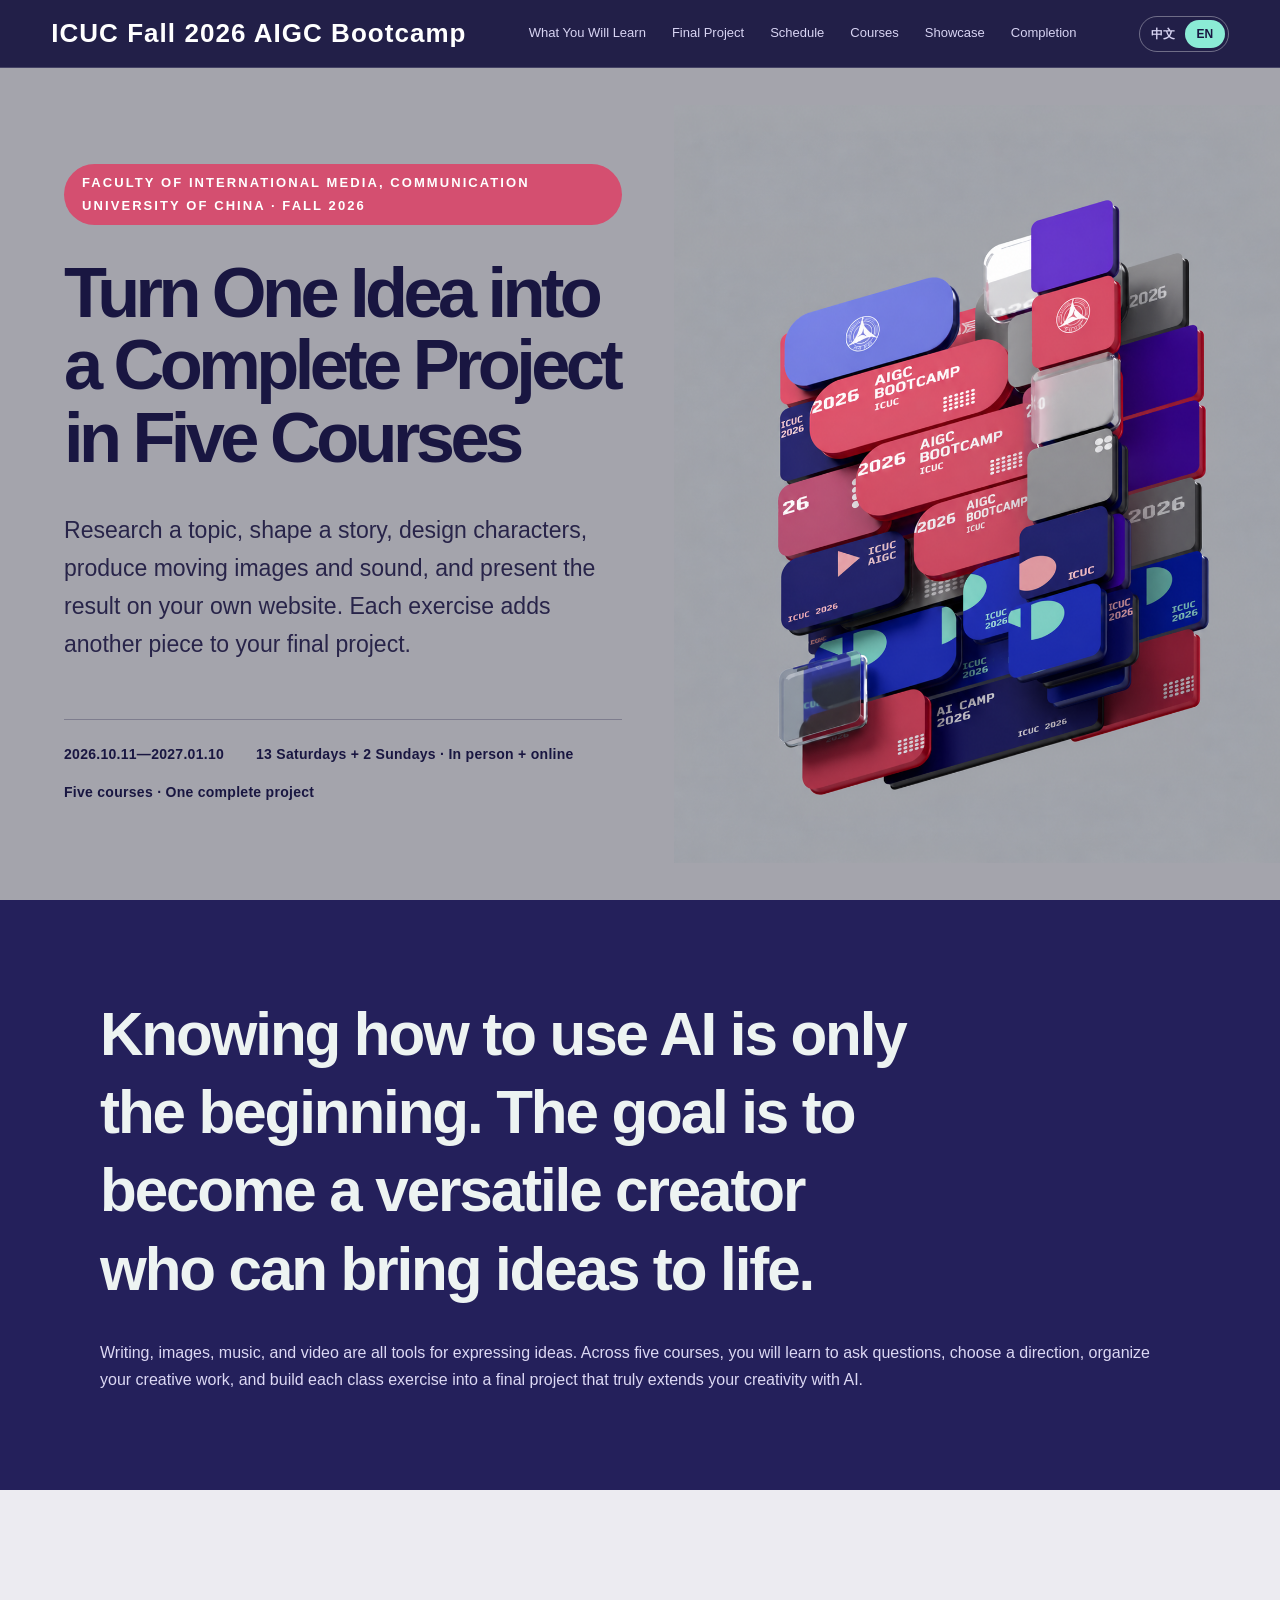
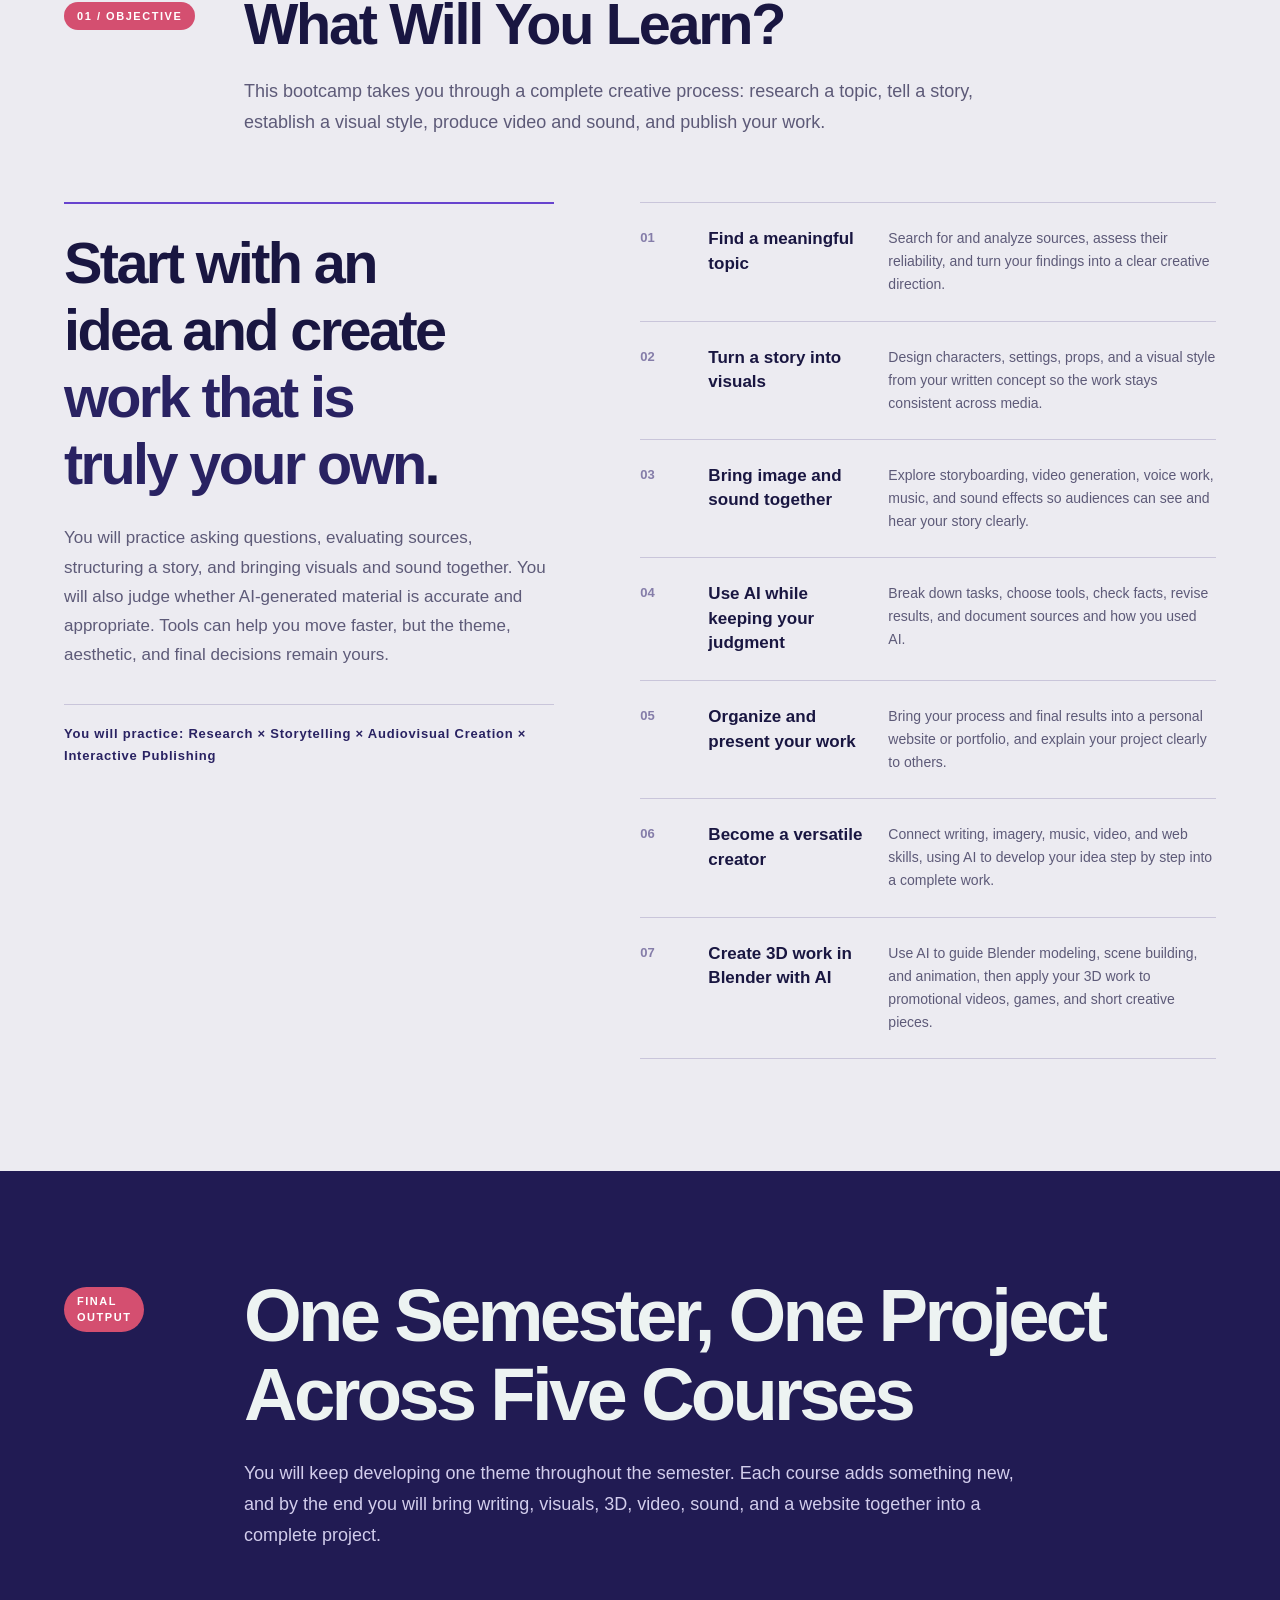
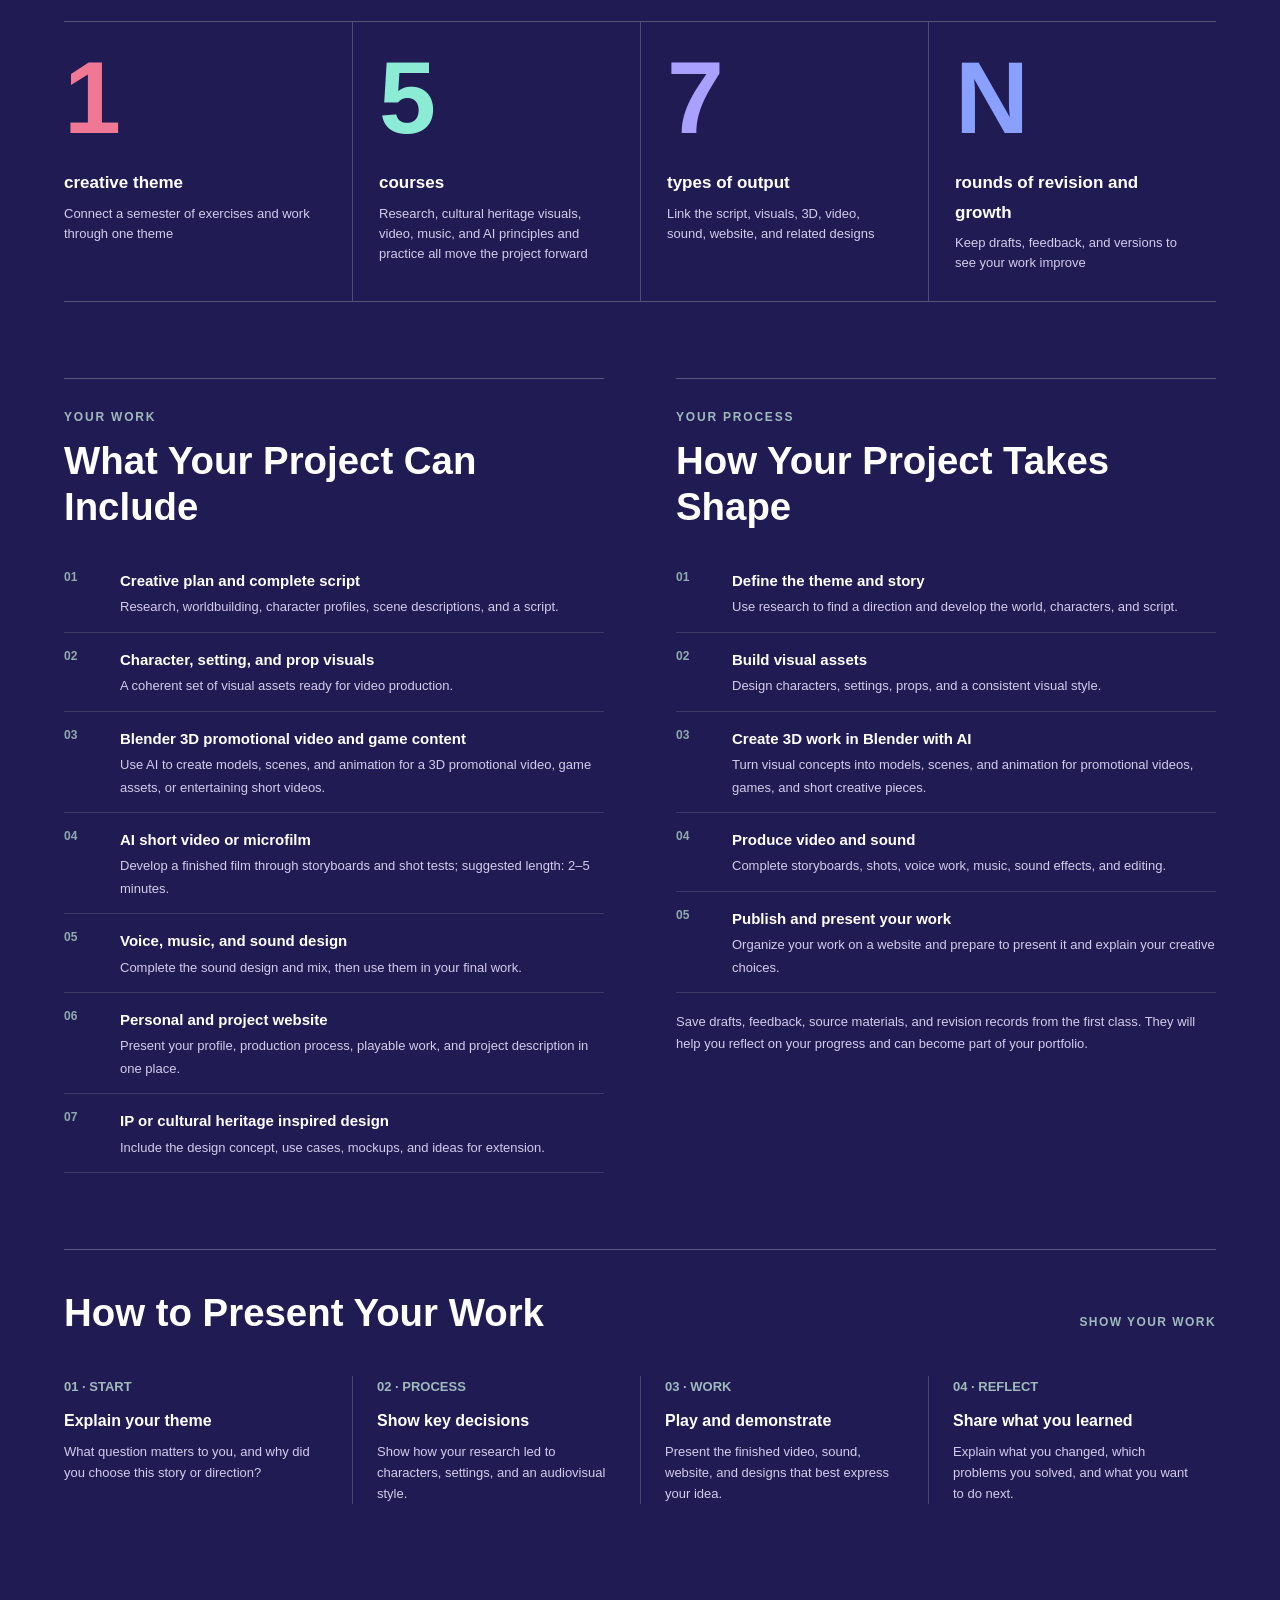
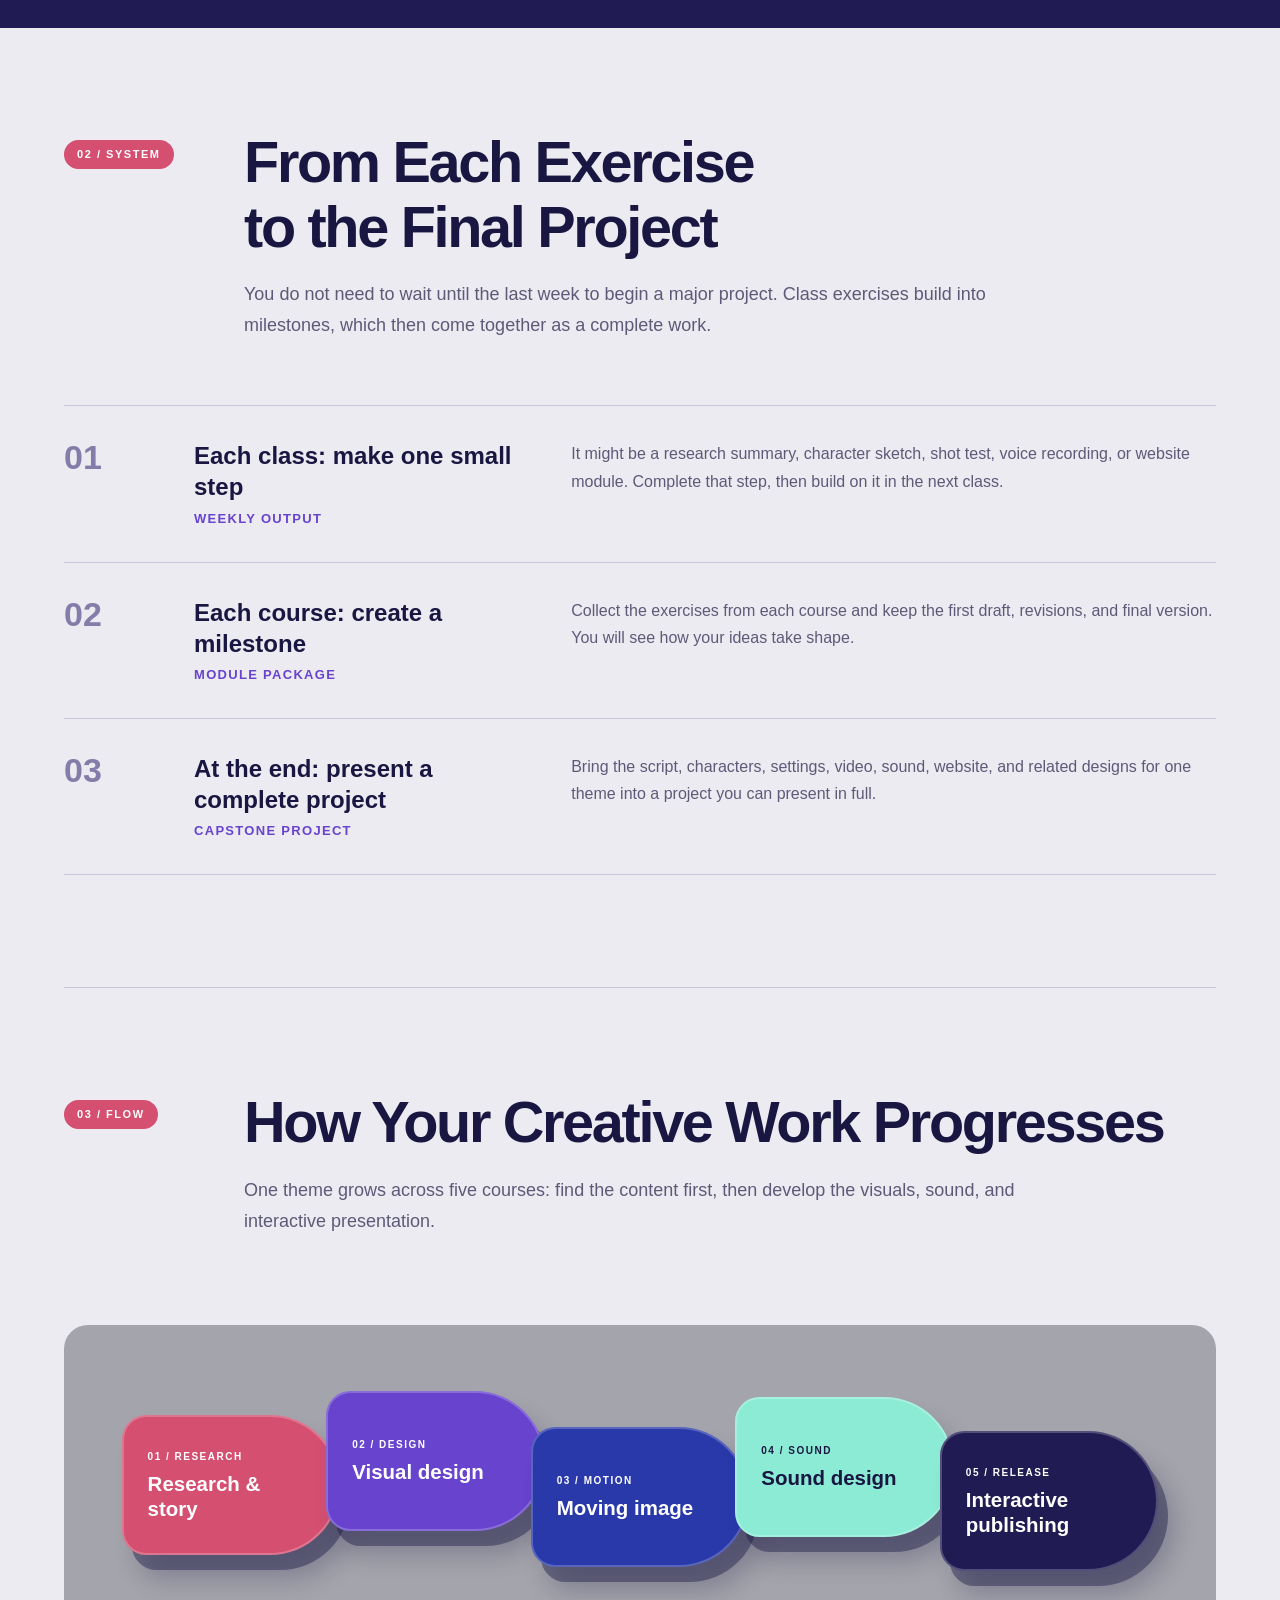
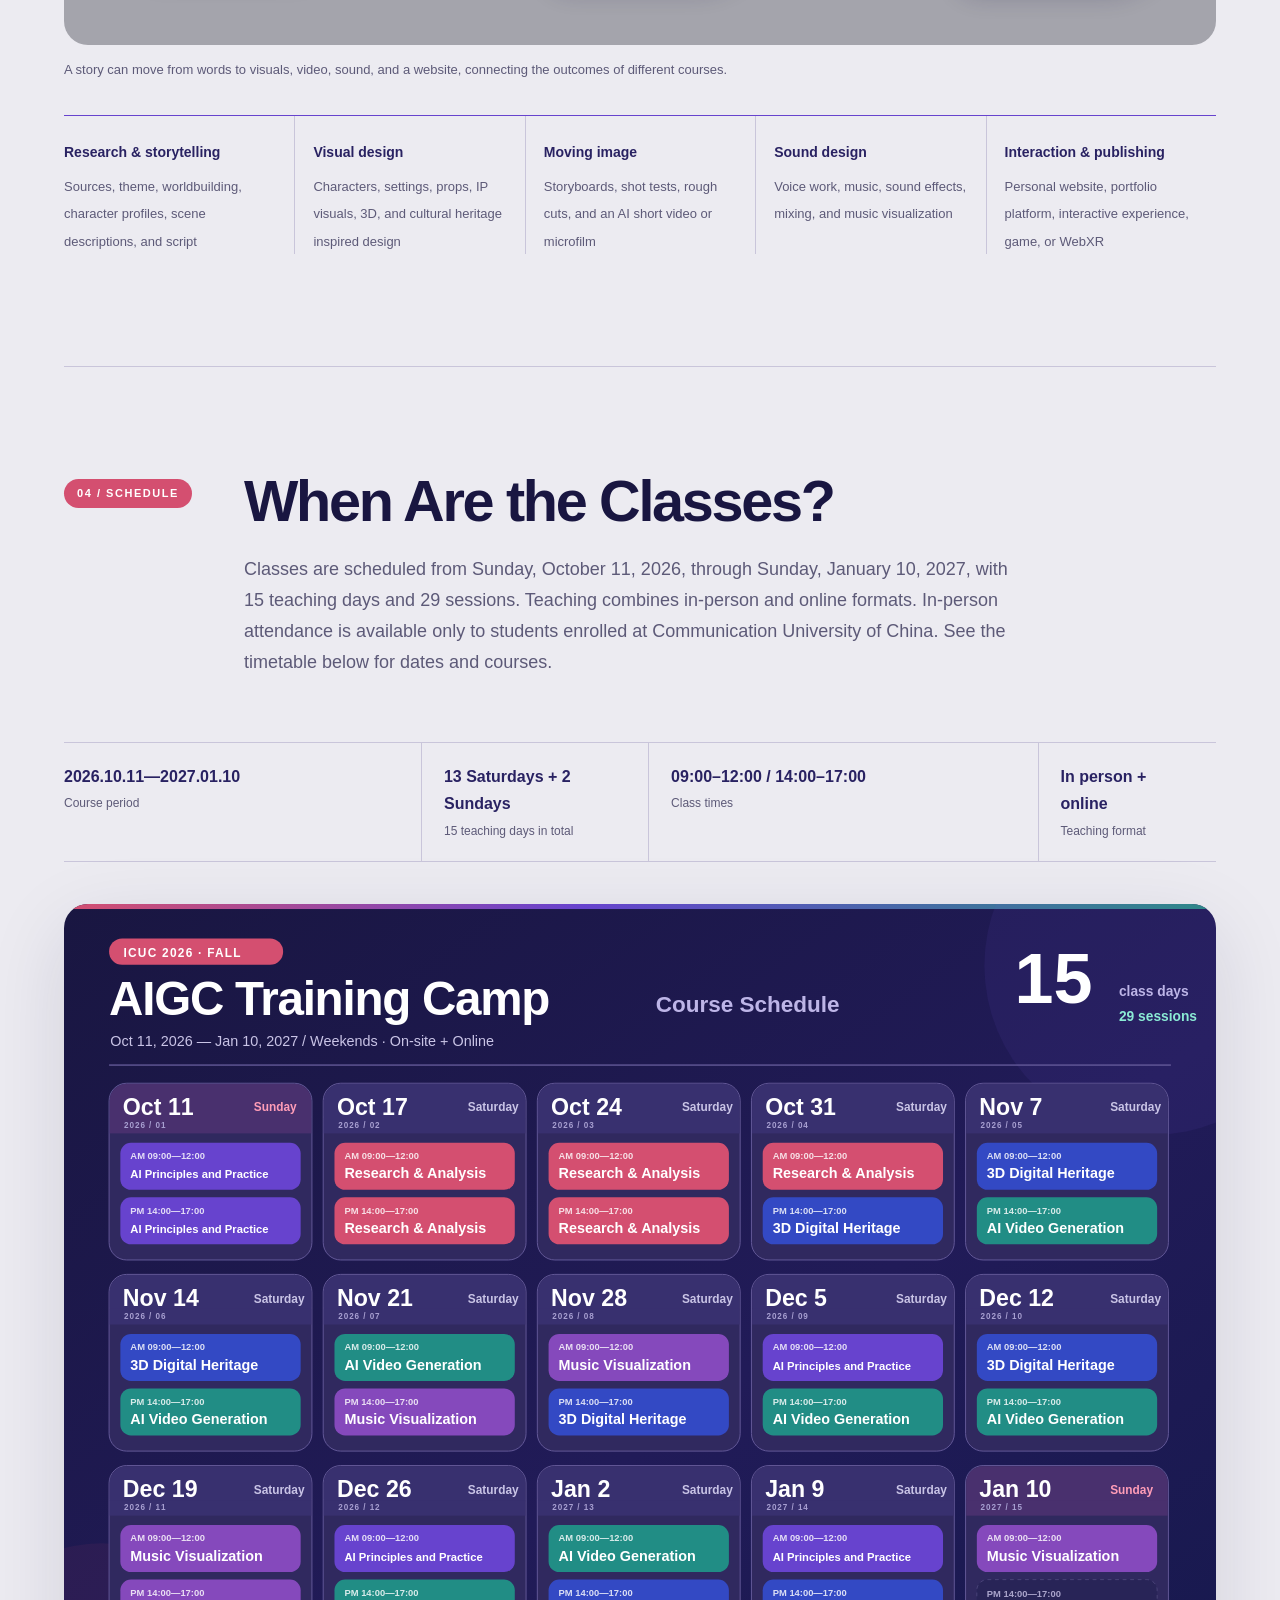
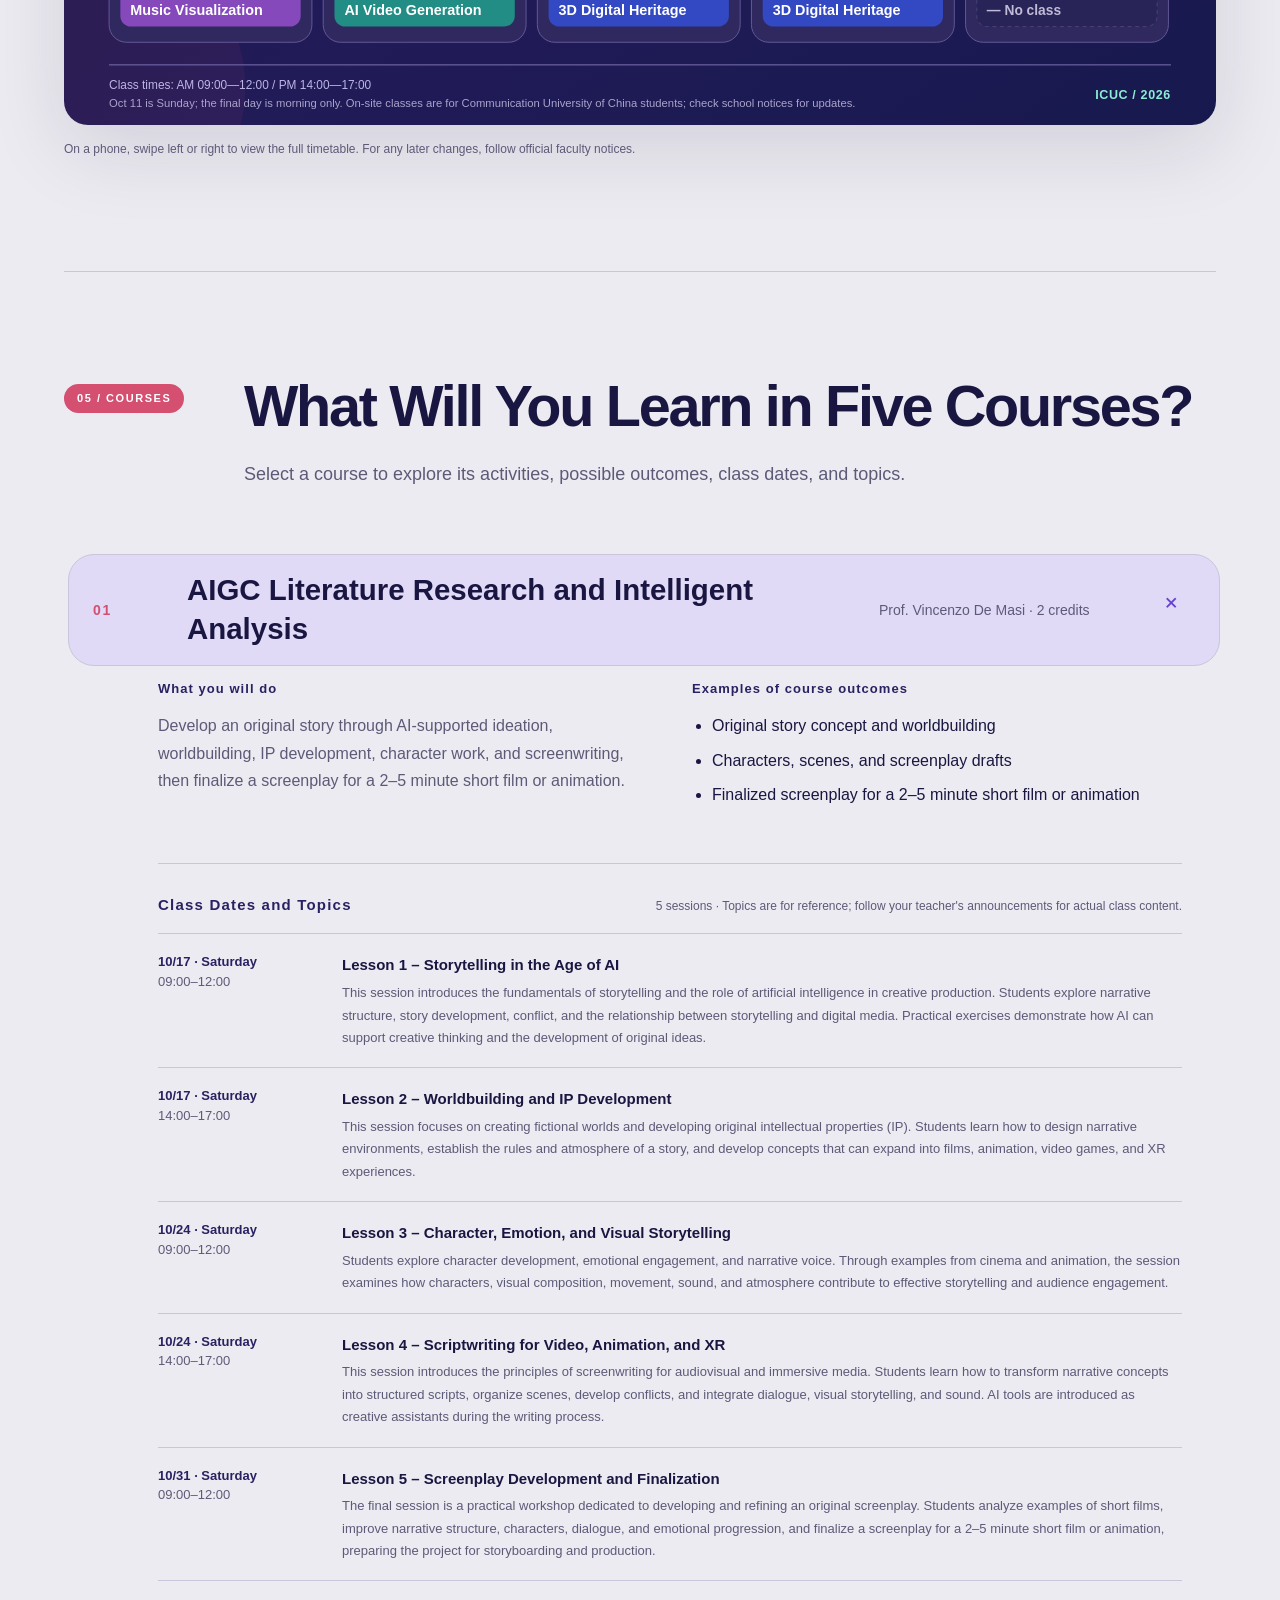
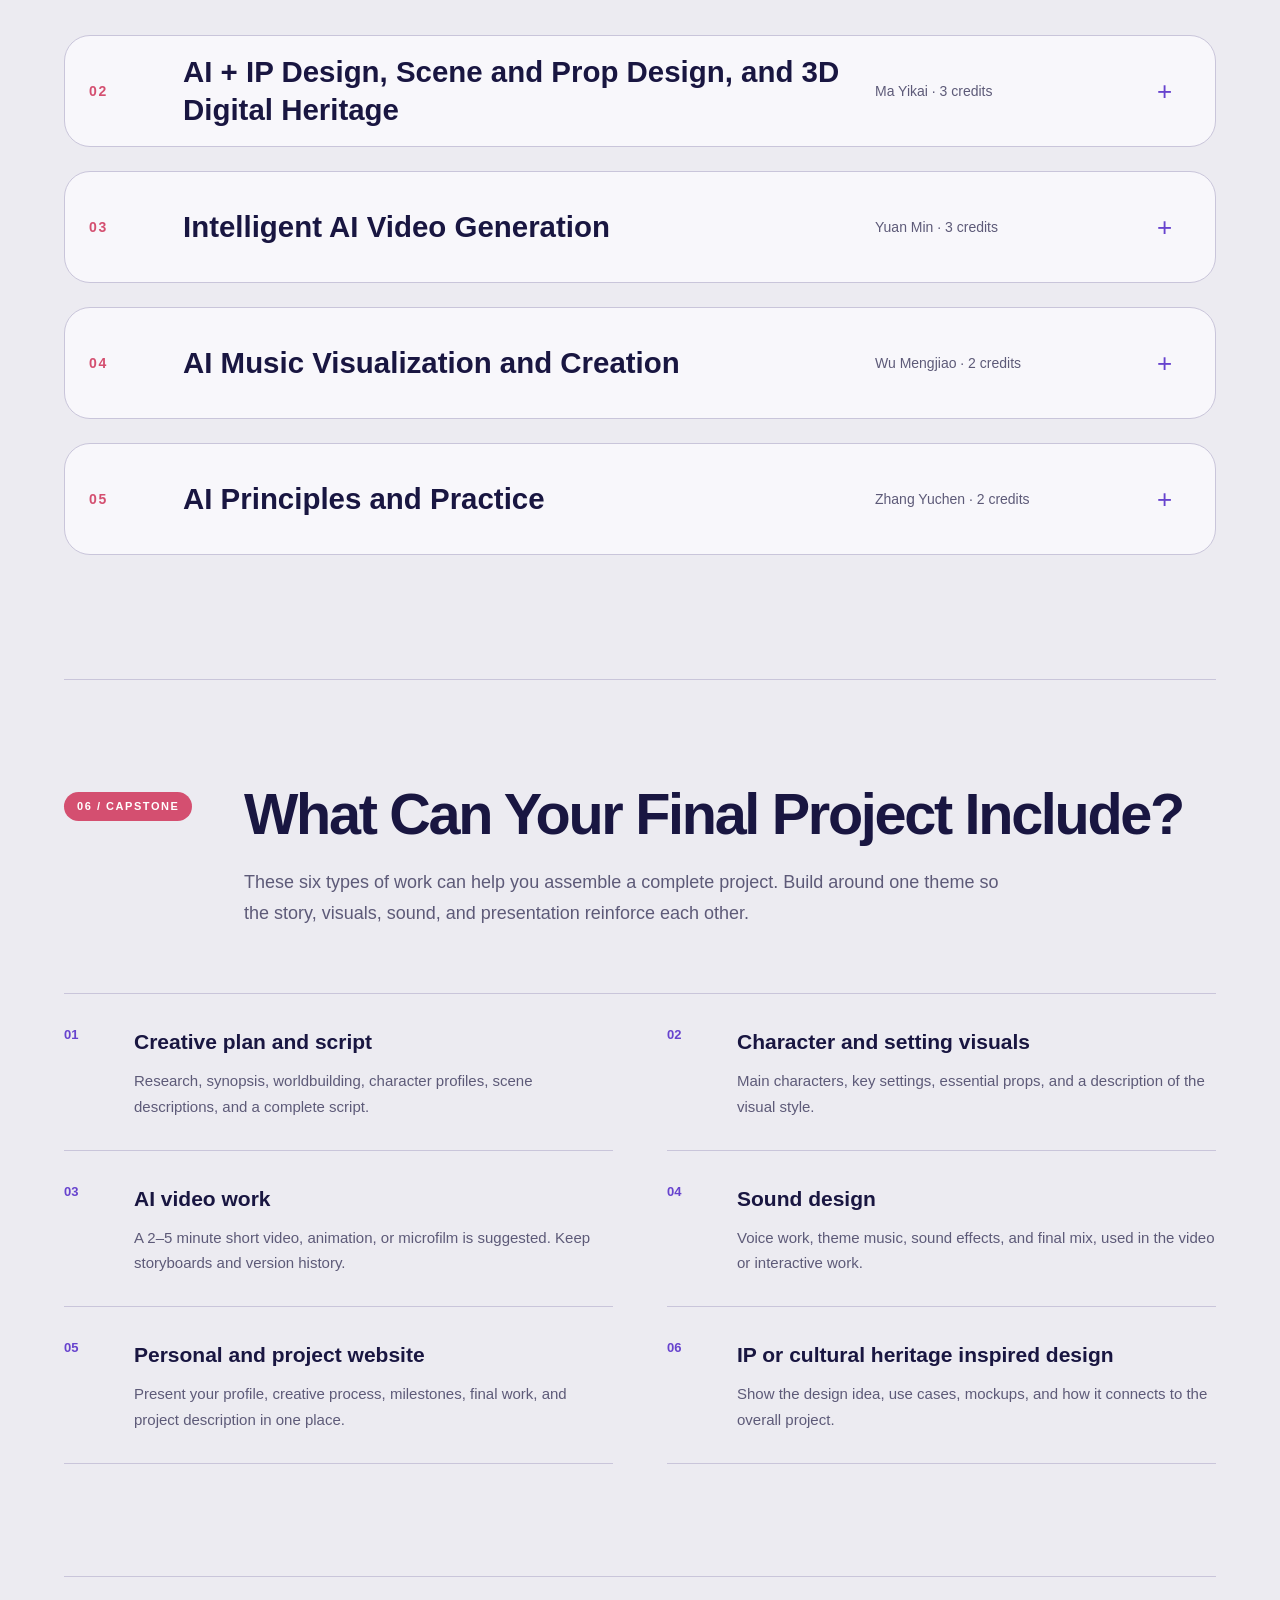
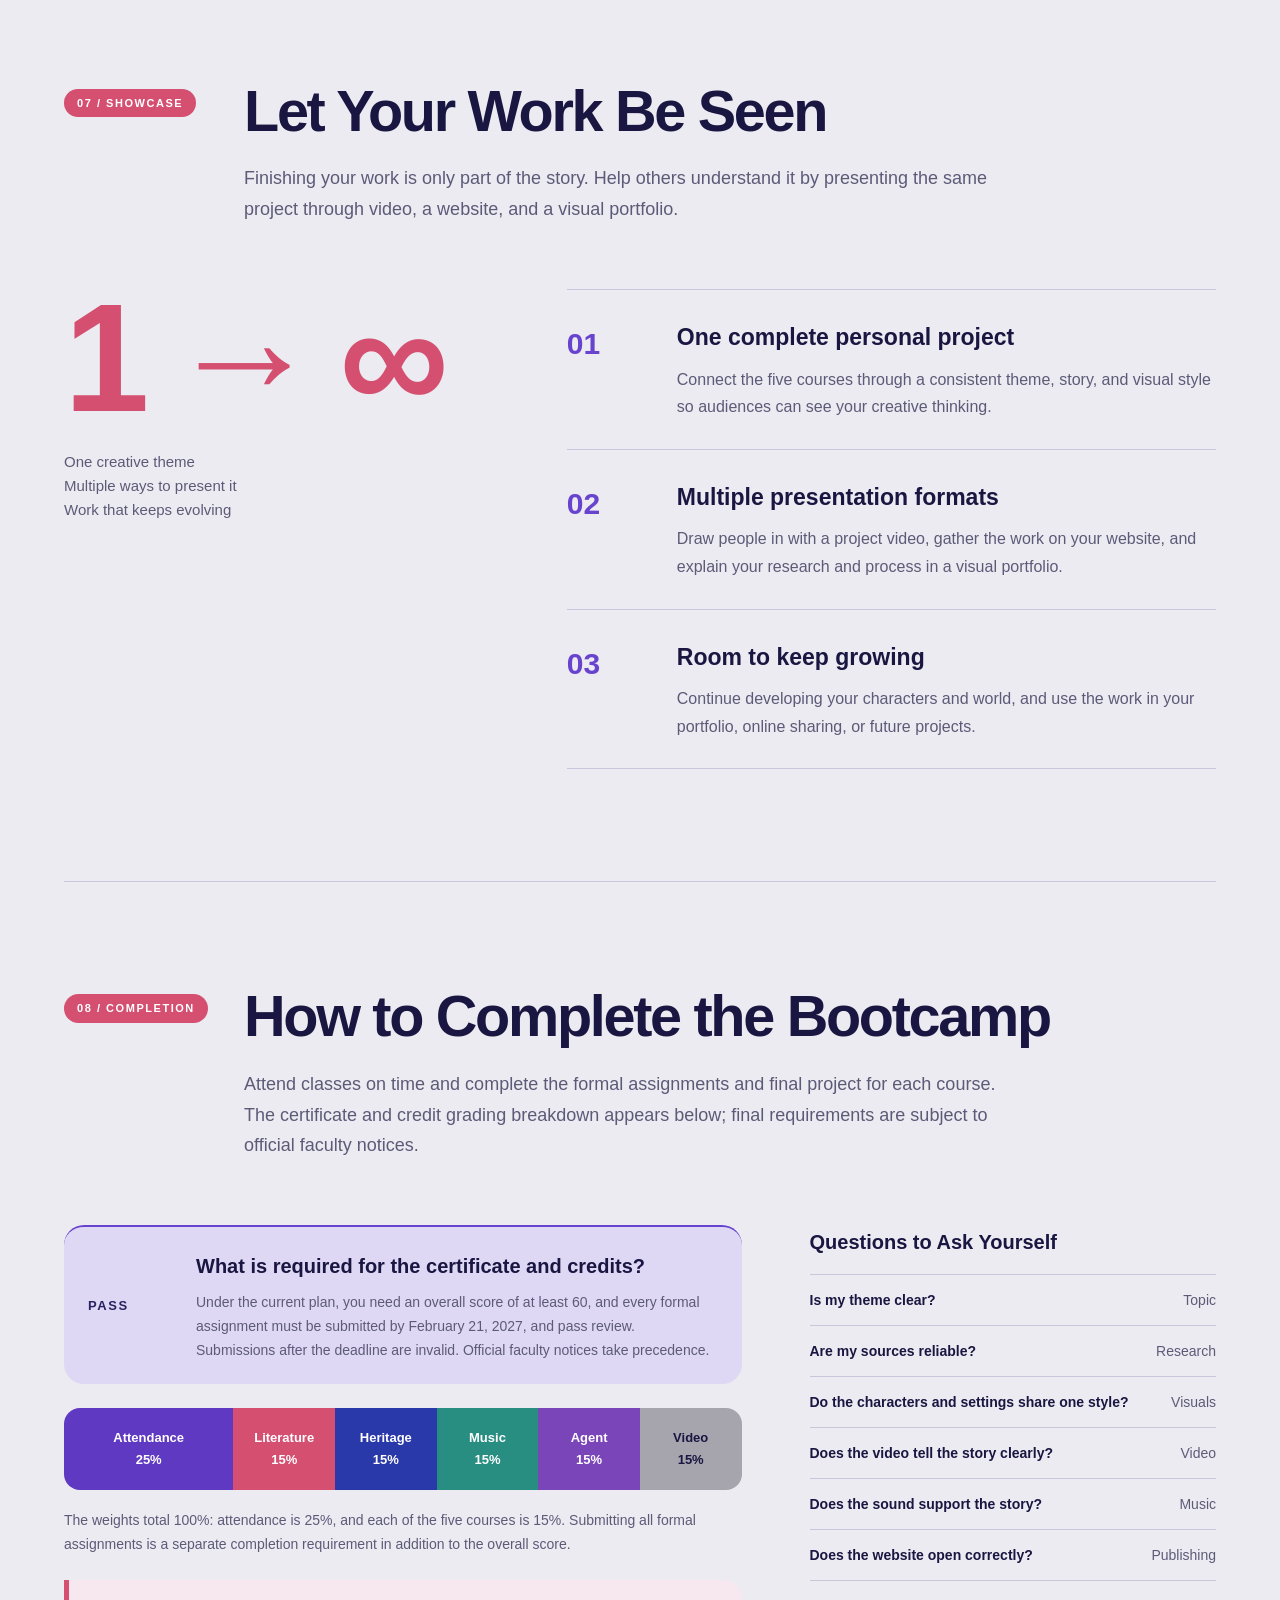
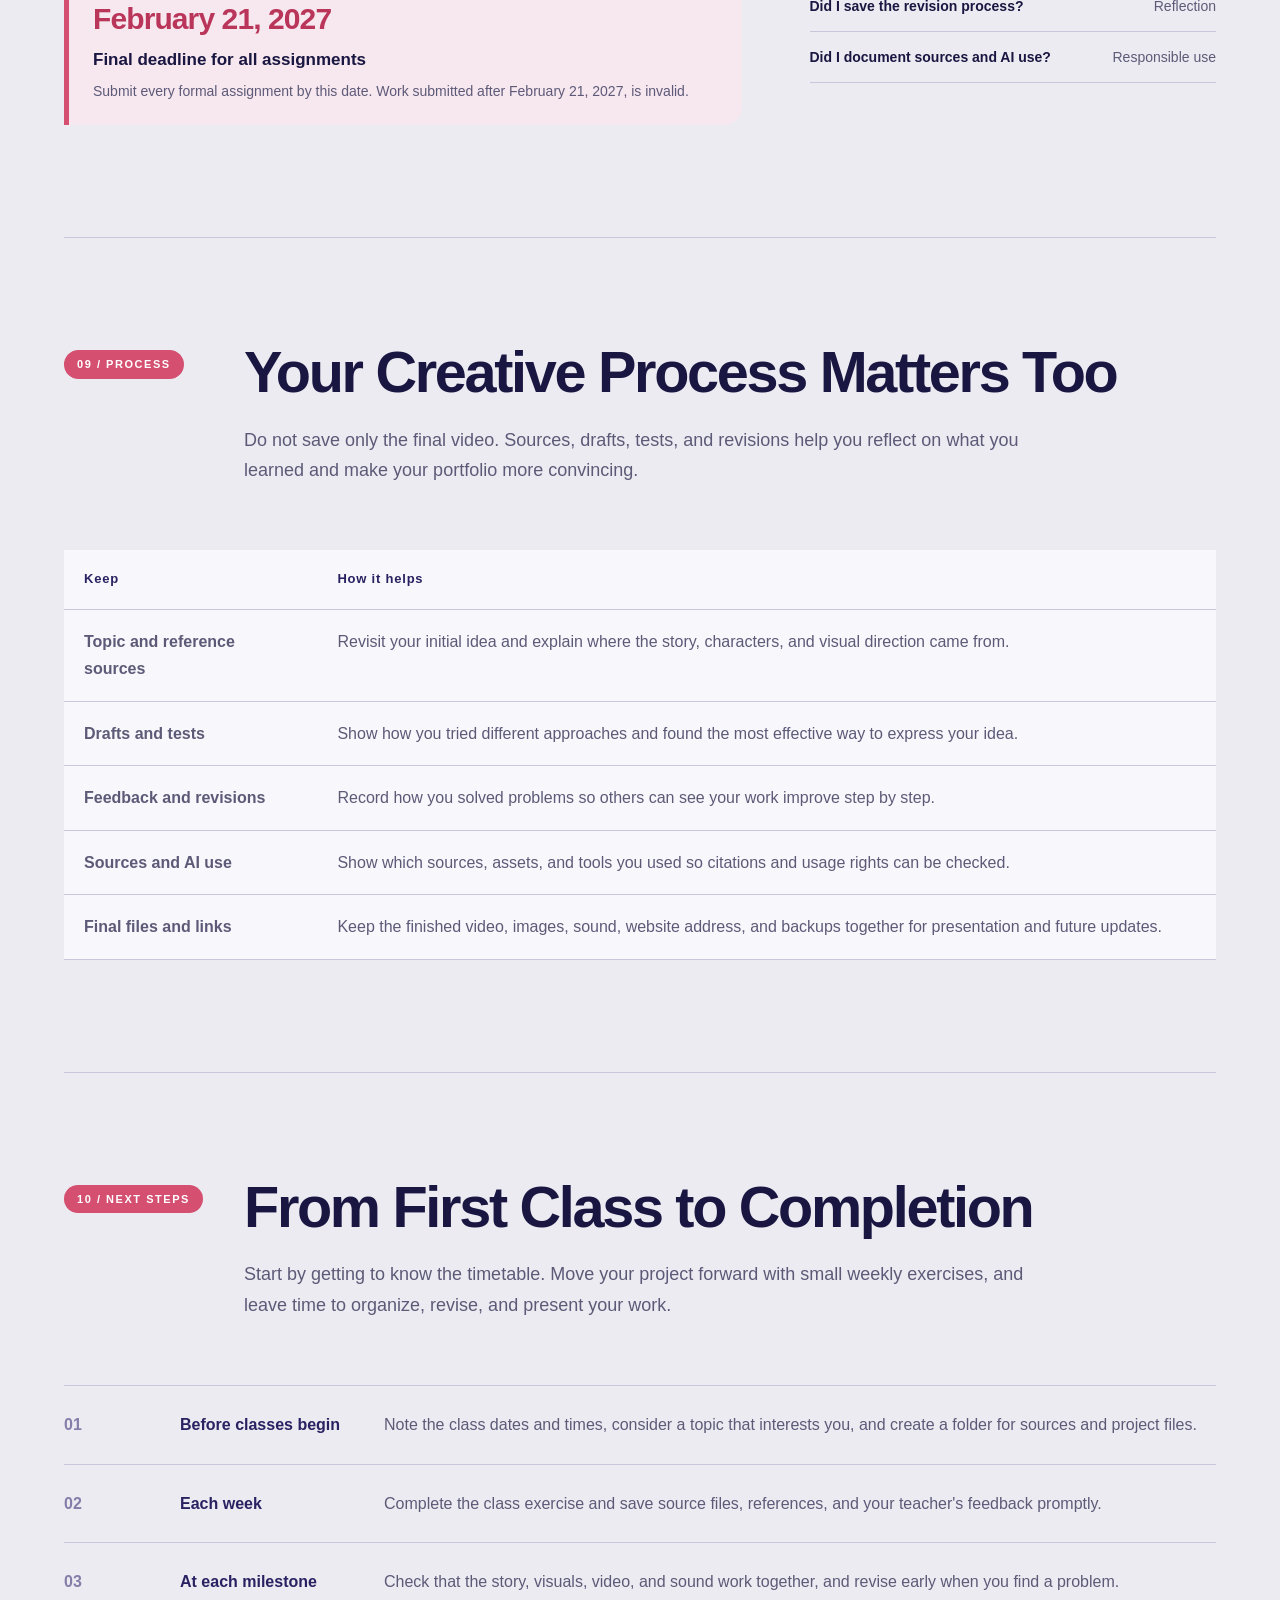
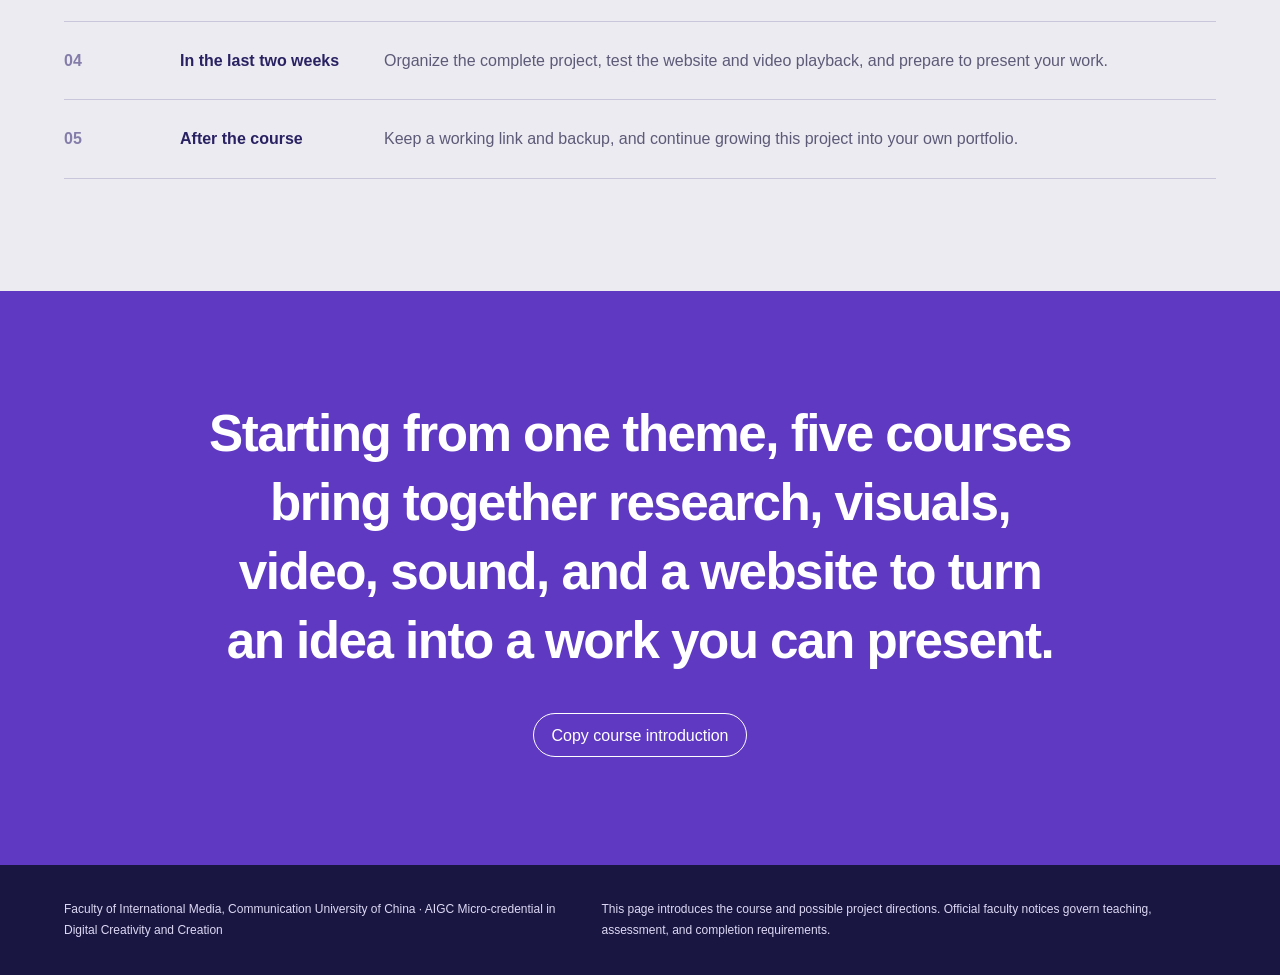
<file: index-en.html>
<!doctype html>
<html lang="en">
<head>
  <meta charset="utf-8">
  <meta name="viewport" content="width=device-width, initial-scale=1">
  <meta name="description" content="Explore the schedule, five courses, creative journey, and final project for the ICUC Fall 2026 AIGC Bootcamp.">
  <title>ICUC Fall 2026 AIGC Bootcamp | Student Course Guide</title>
  <style>
    :root {
      --paper: #ecebf1;
      --surface: #f8f7fb;
      --ink: #191641;
      --muted: #5d5a78;
      --accent: #6743ce;
      --accent-deep: #292262;
      --accent-soft: #ded8f4;
      --silver: #857da9;
      --line: #c9c5da;
      --white: #ffffff;
      --max: 1240px;
      --shadow: 0 24px 80px rgba(25, 22, 65, .12);
    }

    * { box-sizing: border-box; }
    html { scroll-behavior: smooth; }
    body {
      margin: 0;
      color: var(--ink);
      background: var(--paper);
      font-family: "Arial", "Microsoft YaHei", "Noto Sans CJK SC", sans-serif;
      line-height: 1.72;
      text-rendering: optimizeLegibility;
    }

    a { color: inherit; }
    button { font: inherit; }
    img { display: block; max-width: 100%; }
    ::selection { color: var(--white); background: var(--accent-deep); }

    .skip {
      position: fixed;
      top: 12px;
      left: 12px;
      z-index: 30;
      padding: 10px 14px;
      color: var(--white);
      background: var(--ink);
      transform: translateY(-160%);
    }
    .skip:focus { transform: translateY(0); }

    .progress {
      position: fixed;
      inset: 0 auto auto 0;
      z-index: 40;
      width: 0;
      height: 3px;
      background: #d44f70;
    }

    .topbar {
      position: sticky;
      top: 0;
      z-index: 20;
      display: flex;
      align-items: center;
      justify-content: space-between;
      min-height: 68px;
      padding: 0 4vw;
      border-bottom: 1px solid rgba(255, 255, 255, .16);
      color: #fff;
      background: rgba(25, 22, 65, .96);
      backdrop-filter: blur(18px);
    }

    .brand {
      font-size: 26px;
      font-weight: 700;
      letter-spacing: .04em;
      white-space: nowrap;
    }

    .topbar nav { display: flex; align-items: center; gap: 26px; }
    .topbar nav a {
      color: #d8d4f3;
      font-size: 13px;
      text-decoration: none;
    }
    .topbar nav a:hover,
    .topbar nav a:focus-visible { color: #87efd6; }
    .language-switch {
      flex: 0 0 auto;
      display: inline-flex;
      align-items: center;
      gap: 2px;
      min-height: 36px;
      padding: 3px;
      border: 1px solid rgba(255, 255, 255, .35);
      border-radius: 999px;
      font-size: 12px;
      font-weight: 700;
      line-height: 1;
      white-space: nowrap;
    }
    .language-switch a,
    .language-switch span {
      display: inline-flex;
      align-items: center;
      justify-content: center;
      min-width: 40px;
      height: 28px;
      padding: 0 8px;
      border-radius: 999px;
      color: #d8d4f3;
      text-decoration: none;
    }
    .language-switch span[aria-current="page"] { color: var(--ink); background: #8bebd5; }
    .language-switch a:hover,
    .language-switch a:focus-visible { color: #87efd6; }
    .copy-button {
      min-height: 44px;
      padding: 0 18px;
      border: 1px solid var(--accent);
      border-radius: 0;
      color: var(--accent-deep);
      background: transparent;
      cursor: pointer;
    }
    .copy-button:hover { color: var(--white); background: var(--accent-deep); }
    .copy-button:focus-visible,
    summary:focus-visible,
    a:focus-visible { outline: 3px solid rgba(91, 125, 136, .34); outline-offset: 3px; }

    .hero {
      display: grid;
      grid-template-columns: minmax(0, 1fr) minmax(380px, .9fr);
      min-height: calc(100vh - 68px);
      background: #a4a4ac;
    }
    .hero-copy {
      display: flex;
      flex-direction: column;
      justify-content: center;
      padding: 7vw 4vw 7vw max(5vw, calc((100vw - var(--max)) / 2));
    }
    .eyebrow {
      margin: 0 0 32px;
      color: #fff;
      width: fit-content;
      padding: 8px 18px;
      border-radius: 999px;
      background: #d44f70;
      font-size: 13px;
      font-weight: 700;
      letter-spacing: .16em;
      text-transform: uppercase;
    }
    h1 {
      max-width: 780px;
      margin: 0;
      font-size: clamp(46px, 5.5vw, 82px);
      font-weight: 900;
      line-height: 1.03;
      letter-spacing: -.065em;
      text-wrap: balance;
    }
    .hero-lede {
      max-width: 680px;
      margin: 36px 0 0;
      color: #282449;
      font-size: clamp(18px, 1.8vw, 24px);
      line-height: 1.65;
      text-wrap: pretty;
    }
    .hero-meta {
      display: flex;
      flex-wrap: wrap;
      gap: 14px 32px;
      margin-top: 56px;
      padding-top: 22px;
      border-top: 1px solid rgba(25, 22, 65, .28);
      color: var(--ink);
      font-size: 14px;
      font-weight: 700;
      letter-spacing: .02em;
    }
    .hero-visual {
      position: relative;
      min-height: 620px;
      overflow: hidden;
      background: #a4a4ac;
    }
    .hero-visual .hero-static {
      width: 100%;
      height: 100%;
      max-height: calc(100vh - 68px);
      object-fit: contain;
      display: block;
    }

    main { overflow: hidden; }
    .section {
      width: min(var(--max), calc(100% - 10vw));
      margin: 0 auto;
      padding: 112px 0;
    }
    .section + .section { border-top: 1px solid var(--line); }
    .section-head {
      display: grid;
      grid-template-columns: 100px minmax(0, 1fr);
      gap: 30px;
      align-items: start;
      margin-bottom: 64px;
    }
    .section-index {
      color: var(--silver);
      font-size: 14px;
      font-weight: 700;
      letter-spacing: .14em;
    }
    .section-title {
      margin: -10px 0 0;
      font-size: clamp(36px, 4.5vw, 62px);
      line-height: 1.12;
      letter-spacing: -.04em;
      text-wrap: balance;
    }
    .section-intro {
      max-width: 780px;
      margin: 20px 0 0;
      color: var(--muted);
      font-size: 18px;
      text-wrap: pretty;
    }

    .thesis {
      padding: 96px 5vw;
      color: #edf3f2;
      background: var(--accent-deep);
    }
    .thesis blockquote {
      width: min(1080px, 100%);
      margin: 0 auto;
      font-size: clamp(32px, 4.7vw, 66px);
      font-weight: 600;
      line-height: 1.3;
      letter-spacing: -.035em;
      text-wrap: balance;
    }
    .thesis p {
      width: min(1080px, 100%);
      margin: 30px auto 0;
      color: #c9d7d6;
      font-size: 16px;
    }

    .output-focus {
      padding: 116px 5vw 124px;
      color: #edf3f2;
      background: #304a53;
    }
    .output-focus-inner { width: min(var(--max), 100%); margin: 0 auto; }
    .output-head {
      display: grid;
      grid-template-columns: 100px minmax(0, 1fr);
      gap: 30px;
      align-items: start;
    }
    .output-head .section-index { color: #a9bfc1; }
    .output-head h2 {
      max-width: 920px;
      margin: -10px 0 0;
      font-size: clamp(44px, 5.8vw, 78px);
      line-height: 1.06;
      letter-spacing: -.05em;
      text-wrap: balance;
    }
    .output-head p {
      max-width: 820px;
      margin: 24px 0 0;
      color: #c9d7d6;
      font-size: 18px;
      text-wrap: pretty;
    }
    .output-equation {
      display: grid;
      grid-template-columns: repeat(4, 1fr);
      margin-top: 70px;
      border-block: 1px solid rgba(237, 243, 242, .26);
    }
    .output-token { min-height: 220px; padding: 30px 26px 28px 0; }
    .output-token + .output-token { padding-left: 26px; border-left: 1px solid rgba(237, 243, 242, .22); }
    .output-token strong {
      display: block;
      color: #ffffff;
      font: 650 clamp(68px, 8vw, 112px)/.9 "Aptos Display", "Microsoft YaHei", sans-serif;
      letter-spacing: -.07em;
    }
    .output-token b { display: block; margin-top: 24px; color: #ffffff; font-size: 17px; }
    .output-token span { display: block; margin-top: 6px; color: #b9cbcc; font-size: 13px; line-height: 1.55; }
    .output-answer {
      display: grid;
      grid-template-columns: 1fr 1fr;
      gap: 72px;
      margin-top: 76px;
    }
    .output-panel { padding-top: 28px; border-top: 1px solid rgba(237, 243, 242, .28); }
    .output-kicker { margin: 0 0 10px; color: #9fb9bc; font-size: 12px; font-weight: 700; letter-spacing: .15em; }
    .output-panel h3 { margin: 0 0 24px; color: #ffffff; font-size: clamp(28px, 3vw, 40px); line-height: 1.2; }
    .output-list { counter-reset: output; margin: 0; padding: 0; list-style: none; }
    .output-list li {
      counter-increment: output;
      display: grid;
      grid-template-columns: 42px 1fr;
      gap: 14px;
      padding: 13px 0;
      border-bottom: 1px solid rgba(237, 243, 242, .14);
    }
    .output-list li::before { content: "0" counter(output); color: #8eaaad; font-size: 12px; font-weight: 700; }
    .output-list b { color: #ffffff; font-size: 15px; }
    .output-list span { display: block; margin-top: 2px; color: #b9cbcc; font-size: 13px; }
    .archive-note { margin: 18px 0 0; color: #a9bfc1; font-size: 13px; }
    .report-run { margin-top: 76px; padding-top: 30px; border-top: 1px solid rgba(237, 243, 242, .28); }
    .report-run-head { display: flex; align-items: baseline; justify-content: space-between; gap: 24px; }
    .report-run h3 { margin: 0; color: #ffffff; font-size: clamp(28px, 3vw, 40px); }
    .report-run-head span { color: #9fb9bc; font-size: 12px; font-weight: 700; letter-spacing: .12em; }
    .run-list { display: grid; grid-template-columns: repeat(4, 1fr); margin: 30px 0 0; padding: 0; list-style: none; }
    .run-list li { padding: 0 24px 0 0; }
    .run-list li + li { padding-left: 24px; border-left: 1px solid rgba(237, 243, 242, .2); }
    .run-time { display: block; margin-bottom: 9px; color: #9fb9bc; font-size: 13px; font-weight: 700; }
    .run-list b { display: block; color: #ffffff; font-size: 16px; }
    .run-list p { margin: 7px 0 0; color: #b9cbcc; font-size: 13px; line-height: 1.6; }

    .objective-layout {
      display: grid;
      grid-template-columns: minmax(0, .92fr) minmax(460px, 1.08fr);
      gap: 86px;
      align-items: start;
    }
    .objective-positioning {
      position: sticky;
      top: 112px;
      padding-top: 26px;
      border-top: 2px solid var(--accent);
    }
    .objective-positioning h3 {
      max-width: 610px;
      margin: 0;
      font-size: clamp(38px, 4.5vw, 64px);
      line-height: 1.16;
      letter-spacing: -.045em;
      text-wrap: balance;
    }
    .objective-positioning h3 em { color: var(--accent-deep); font-style: normal; }
    .objective-positioning p { max-width: 600px; margin: 26px 0 0; color: var(--muted); font-size: 17px; text-wrap: pretty; }
    .objective-result {
      margin-top: 34px;
      padding-top: 18px;
      border-top: 1px solid var(--line);
      color: var(--accent-deep);
      font-size: 13px;
      font-weight: 700;
      letter-spacing: .06em;
    }
    .objective-capabilities { margin: 0; padding: 0; list-style: none; border-top: 1px solid var(--line); }
    .objective-capabilities li {
      display: grid;
      grid-template-columns: 48px 160px 1fr;
      gap: 20px;
      align-items: start;
      padding: 24px 0;
      border-bottom: 1px solid var(--line);
    }
    .objective-capabilities .ability-no { color: var(--silver); font-size: 13px; font-weight: 700; }
    .objective-capabilities b { font-size: 17px; line-height: 1.45; }
    .objective-capabilities span:last-child { color: var(--muted); font-size: 14px; line-height: 1.65; }

    .levels { border-top: 1px solid var(--line); }
    .level {
      display: grid;
      grid-template-columns: 100px minmax(170px, .7fr) 1.3fr;
      gap: 30px;
      padding: 34px 0;
      border-bottom: 1px solid var(--line);
    }
    .level-no { color: var(--silver); font: 600 34px/1 "Aptos Display", "Microsoft YaHei", sans-serif; }
    .level h3 { margin: 0; font-size: 24px; line-height: 1.3; }
    .level h3 small { display: block; margin-top: 8px; color: var(--accent); font-size: 13px; letter-spacing: .1em; }
    .level p { max-width: 680px; margin: 0; color: var(--muted); }

    .flow-figure {
      margin: 0;
      padding: 24px 0 0;
    }
    .flow-art {
      display: flex;
      align-items: center;
      min-height: 320px;
      padding: 50px 5%;
      border-radius: 24px;
      background: #a4a4ac;
      overflow: hidden;
    }
    .flow-art-track { display: flex; width: 100%; align-items: center; }
    .flow-art-module {
      position: relative;
      display: flex;
      flex: 1 1 0;
      flex-direction: column;
      justify-content: center;
      min-width: 0;
      min-height: 140px;
      padding: 20px 24px;
      border: 2px solid rgba(255,255,255,.22);
      border-radius: 28px 80px 80px 28px;
      color: #fff;
      background: #d44f70;
      box-shadow: 10px 15px 0 rgba(25,22,65,.42), 16px 24px 25px rgba(25,22,65,.24);
    }
    .flow-art-module + .flow-art-module { margin-left: -14px; }
    .flow-art-module:nth-child(2) { z-index: 1; background: #6743ce; transform: translateY(-24px); }
    .flow-art-module:nth-child(3) { z-index: 2; background: #2939aa; transform: translateY(12px); }
    .flow-art-module:nth-child(4) { z-index: 3; color: #191641; background: #8bebd5; transform: translateY(-18px); }
    .flow-art-module:nth-child(5) { z-index: 4; background: #211b53; transform: translateY(16px); }
    .flow-art-module small { font-size: 10px; font-weight: 800; letter-spacing: .15em; }
    .flow-art-module b { margin-top: 7px; font-size: clamp(16px, 1.6vw, 23px); line-height: 1.2; }
    .flow-figure figcaption { margin-top: 14px; color: var(--muted); font-size: 13px; }
    .flow-steps {
      display: grid;
      grid-template-columns: repeat(5, 1fr);
      margin-top: 34px;
      border-top: 1px solid var(--accent);
    }
    .flow-step { padding: 24px 18px 0 0; }
    .flow-step + .flow-step { padding-left: 18px; border-left: 1px solid var(--line); }
    .flow-step b { display: block; margin-bottom: 8px; color: var(--accent-deep); font-size: 14px; }
    .flow-step span { color: var(--muted); font-size: 13px; line-height: 1.55; }

    .schedule-overview {
      display: grid;
      grid-template-columns: 1.1fr .7fr 1.2fr .55fr;
      margin-bottom: 42px;
      border-block: 1px solid var(--line);
    }
    .schedule-overview div { padding: 20px 22px 20px 0; }
    .schedule-overview div + div { padding-left: 22px; border-left: 1px solid var(--line); }
    .schedule-overview b { display: block; color: var(--accent-deep); font-size: 16px; }
    .schedule-overview span { display: block; margin-top: 3px; color: var(--muted); font-size: 12px; }
    .schedule-art-frame { overflow-x: auto; margin: 30px 0 0; border-radius: 24px; box-shadow: var(--shadow); }
    .schedule-art { width: 100%; min-width: 1000px; height: auto; }
    .schedule-source { margin: 14px 0 0; color: var(--muted); font-size: 12px; }
    .visually-hidden { position: absolute; width: 1px; height: 1px; overflow: hidden; clip: rect(0, 0, 0, 0); white-space: nowrap; }

    .courses { border-top: 1px solid var(--line); }
    details { border-bottom: 1px solid var(--line); }
    summary {
      display: grid;
      grid-template-columns: 72px minmax(0, 1fr) minmax(160px, 260px) 34px;
      gap: 22px;
      align-items: center;
      min-height: 112px;
      cursor: pointer;
      list-style: none;
    }
    summary::-webkit-details-marker { display: none; }
    .course-no { color: var(--silver); font-size: 14px; font-weight: 700; letter-spacing: .12em; }
    .course-title { font-size: clamp(20px, 2.3vw, 30px); font-weight: 650; line-height: 1.3; }
    .course-teacher { color: var(--muted); font-size: 14px; }
    .course-toggle { color: var(--accent); font-size: 26px; transition: transform .2s ease; }
    details[open] .course-toggle { transform: rotate(45deg); }
    .course-content {
      display: grid;
      grid-template-columns: 1fr 1fr;
      gap: 44px;
      padding: 0 34px 42px 94px;
    }
    .course-content p { margin: 0; color: var(--muted); }
    .course-content h4 { margin: 0 0 12px; color: var(--accent-deep); font-size: 13px; letter-spacing: .08em; }
    .course-content ul { margin: 0; padding-left: 20px; }
    .course-content li + li { margin-top: 7px; }
    .teacher-plan { grid-column: 1 / -1; margin-top: 10px; padding-top: 28px; border-top: 1px solid var(--line); }
    .teacher-plan-head { display: flex; align-items: baseline; justify-content: space-between; gap: 24px; margin-bottom: 16px; }
    .teacher-plan-head h4 { margin: 0; font-size: 15px; }
    .teacher-plan-head p { margin: 0; color: var(--muted); font-size: 12px; }
    .teacher-sessions { margin: 0; padding: 0; list-style: none; border-top: 1px solid var(--line); }
    .teacher-session {
      display: grid;
      grid-template-columns: 160px minmax(0, 1fr);
      gap: 24px;
      padding: 18px 0;
      border-bottom: 1px solid var(--line);
    }
    .teacher-session + .teacher-session { margin-top: 0; }
    .teacher-session time { color: var(--accent-deep); font-size: 13px; font-weight: 700; line-height: 1.5; }
    .teacher-session time span { color: var(--muted); font-weight: 500; }
    .teacher-session b { display: block; font-size: 15px; }
    .teacher-session p { margin: 4px 0 0; color: var(--muted); font-size: 13px; }
    .teacher-session p strong { color: var(--accent-deep); }

    .deliverables {
      display: grid;
      grid-template-columns: 1fr 1fr;
      gap: 0 54px;
      border-top: 1px solid var(--line);
    }
    .deliverable {
      display: grid;
      grid-template-columns: 52px 1fr;
      gap: 18px;
      padding: 30px 0;
      border-bottom: 1px solid var(--line);
    }
    .deliverable-no { color: var(--accent); font-size: 13px; font-weight: 700; }
    .deliverable h3 { margin: 0 0 8px; font-size: 21px; }
    .deliverable p { margin: 0; color: var(--muted); font-size: 15px; }

    .report-package {
      display: grid;
      grid-template-columns: .8fr 1.2fr;
      gap: 70px;
      align-items: start;
    }
    .formula {
      position: sticky;
      top: 112px;
      color: var(--accent-deep);
      font: 650 clamp(82px, 12vw, 172px)/.9 "Aptos Display", "Microsoft YaHei", sans-serif;
      letter-spacing: -.08em;
    }
    .formula small {
      display: block;
      margin-top: 22px;
      color: var(--muted);
      font: 400 15px/1.6 "Aptos", "Microsoft YaHei", sans-serif;
      letter-spacing: 0;
    }
    .report-item {
      display: grid;
      grid-template-columns: 86px 1fr;
      gap: 24px;
      padding: 28px 0;
      border-top: 1px solid var(--line);
    }
    .report-item:last-child { border-bottom: 1px solid var(--line); }
    .report-key { color: var(--accent); font-size: 30px; font-weight: 650; }
    .report-item h3 { margin: 0 0 8px; font-size: 23px; }
    .report-item p { margin: 0; color: var(--muted); }

    .rubric-wrap {
      display: grid;
      grid-template-columns: 1.25fr .75fr;
      gap: 68px;
      align-items: start;
    }
    .certificate-gate {
      display: grid;
      grid-template-columns: 86px 1fr;
      gap: 22px;
      align-items: center;
      margin-bottom: 24px;
      padding: 22px 24px;
      border-top: 2px solid var(--accent);
      background: var(--accent-soft);
    }
    .gate-mark {
      color: var(--accent-deep);
      font-size: 13px;
      font-weight: 750;
      letter-spacing: .12em;
    }
    .certificate-gate strong { display: block; margin-bottom: 6px; font-size: 20px; }
    .certificate-gate p { margin: 0; color: var(--muted); font-size: 14px; }
    .rubric-bar { display: flex; min-height: 82px; overflow: hidden; }
    .rubric-bar span {
      display: grid;
      place-items: center;
      color: var(--white);
      font-size: 13px;
      font-weight: 700;
      text-align: center;
    }
    .rubric-bar span:nth-child(1) { width: 25%; background: #405f69; }
    .rubric-bar span:nth-child(2) { width: 15%; background: #55717b; }
    .rubric-bar span:nth-child(3) { width: 15%; background: #6d8991; }
    .rubric-bar span:nth-child(4) { width: 15%; background: #829ba0; }
    .rubric-bar span:nth-child(5) { width: 15%; background: #9cabad; }
    .rubric-bar span:nth-child(6) { width: 15%; color: var(--ink); background: #c6d0d0; }
    .rubric-note { margin-top: 18px; color: var(--muted); font-size: 14px; }
    .deadline-note { margin-top: 24px; padding: 22px 24px; border-left: 5px solid #d44f70; border-radius: 0 18px 18px 0; background: #f7e7ef; }
    .deadline-note time { display: block; color: #b9355a; font-size: 30px; font-weight: 850; line-height: 1.15; letter-spacing: -.03em; }
    .deadline-note strong { display: block; margin-top: 8px; font-size: 17px; }
    .deadline-note p { margin: 5px 0 0; color: var(--muted); font-size: 14px; }
    .learning-checklist h3 { margin: 0 0 14px; font-size: 20px; }
    .metric-list { margin: 0; padding: 0; list-style: none; border-top: 1px solid var(--line); }
    .metric-list li {
      display: flex;
      justify-content: space-between;
      gap: 16px;
      padding: 13px 0;
      border-bottom: 1px solid var(--line);
      font-size: 14px;
    }
    .metric-list span { color: var(--muted); }

    .evidence-table { width: 100%; border-collapse: collapse; background: var(--surface); }
    .evidence-table th,
    .evidence-table td { padding: 18px 20px; border-bottom: 1px solid var(--line); text-align: left; vertical-align: top; }
    .evidence-table th { color: var(--accent-deep); font-size: 13px; letter-spacing: .06em; }
    .evidence-table td:first-child { width: 22%; font-weight: 650; }
    .evidence-table td { color: var(--muted); }

    .action-list { counter-reset: action; border-top: 1px solid var(--line); }
    .action {
      counter-increment: action;
      display: grid;
      grid-template-columns: 92px 180px 1fr;
      gap: 24px;
      padding: 25px 0;
      border-bottom: 1px solid var(--line);
    }
    .action::before { content: "0" counter(action); color: var(--silver); font-weight: 700; }
    .action b { color: var(--accent-deep); }
    .action span { color: var(--muted); }

    .closing {
      padding: 108px 5vw;
      color: var(--ink);
      background: var(--accent-soft);
      text-align: center;
    }
    .closing p {
      width: min(920px, 100%);
      margin: 0 auto;
      font-size: clamp(28px, 4vw, 52px);
      font-weight: 600;
      line-height: 1.35;
      letter-spacing: -.03em;
      text-wrap: balance;
    }
    .closing .copy-button { margin-top: 38px; }

    footer {
      display: flex;
      justify-content: space-between;
      gap: 24px;
      padding: 34px 5vw;
      color: var(--muted);
      background: var(--surface);
      font-size: 12px;
    }

    /* Shapes and colors follow the stacked modules in the ICUC 2026 film. */
    .section-head, .output-head { grid-template-columns: 150px minmax(0, 1fr); }
    .section-index {
      width: fit-content;
      padding: 6px 13px;
      border-radius: 999px;
      color: #fff;
      background: #d44f70;
      font-size: 11px;
      line-height: 1.5;
      white-space: nowrap;
    }
    .section-title, .output-head h2 { font-weight: 850; }
    .thesis { background: #24205b; }
    .thesis p { color: #dcd8f4; }
    .output-focus { background: #211b53; }
    .output-head .section-index { color: #fff; }
    .output-head p, .output-token span, .output-list span,
    .run-list p, .archive-note { color: #d2cdec; }
    .output-token:nth-child(1) strong { color: #f17894; }
    .output-token:nth-child(2) strong { color: #8bebd5; }
    .output-token:nth-child(3) strong { color: #aaa0ff; }
    .output-token:nth-child(4) strong { color: #8aa0ff; }
    .courses { border-top: 0; }
    .courses details { border-bottom: 0; }
    .courses summary {
      margin: 12px 0;
      padding: 8px 24px;
      border: 1px solid var(--line);
      border-radius: 26px;
      background: var(--surface);
      transition: background .2s ease, transform .2s ease;
    }
    .courses summary:hover, .courses details[open] summary {
      background: #e0daf7;
      transform: translateX(4px);
    }
    .courses .course-no { color: #d44f70; }
    .certificate-gate { border-radius: 20px; }
    .formula { color: #d44f70; }
    .rubric-bar { border-radius: 16px; }
    .rubric-bar span:nth-child(1) { background: #5f39c2; }
    .rubric-bar span:nth-child(2) { background: #d44f70; }
    .rubric-bar span:nth-child(3) { background: #2939aa; }
    .rubric-bar span:nth-child(4) { background: #288e82; }
    .rubric-bar span:nth-child(5) { background: #7a45b9; }
    .rubric-bar span:nth-child(6) { background: #a6a5ae; }
    .closing { color: #fff; background: #5f39c2; }
    .closing .copy-button { color: #fff; border-color: #fff; border-radius: 999px; }
    .closing .copy-button:hover { color: var(--ink); background: #8bebd5; }
    footer { color: #dcd8f4; background: #191641; }

    @media (max-width: 1200px) {
      .topbar nav a { display: none; }
    }
    @media (max-width: 900px) {
      .topbar nav a { display: none; }
      .hero { grid-template-columns: 1fr; }
      .hero-copy { padding: 38px 7vw 64px; }
      .hero-visual { order: -1; min-height: 0; height: min(70vh, 650px); }
      .hero-visual .hero-static { max-height: 100%; }
      .output-focus { padding: 84px 6vw 92px; }
      .output-head { grid-template-columns: 1fr; gap: 10px; }
      .output-equation { grid-template-columns: 1fr 1fr; }
      .output-token:nth-child(3) { border-left: 0; }
      .output-token:nth-child(n+3) { border-top: 1px solid rgba(237, 243, 242, .22); }
      .output-answer { grid-template-columns: 1fr; gap: 54px; }
      .run-list { grid-template-columns: 1fr 1fr; gap: 28px 0; }
      .run-list li:nth-child(3) { padding-left: 0; border-left: 0; }
      .section { width: min(100% - 12vw, var(--max)); padding: 82px 0; }
      .section-head { grid-template-columns: 1fr; gap: 10px; }
      .objective-layout { grid-template-columns: 1fr; gap: 54px; }
      .objective-positioning { position: static; }
      .level { grid-template-columns: 58px 1fr; }
      .level p { grid-column: 2; }
      .flow-steps { grid-template-columns: 1fr; border-top: 0; }
      .flow-step, .flow-step + .flow-step { padding: 18px 0; border-top: 1px solid var(--line); border-left: 0; }
      .flow-art { padding: 34px 5%; }
      .flow-art-track { display: grid; gap: 12px; }
      .flow-art-module { min-height: 80px; padding: 15px 22px; border-radius: 20px 70px 70px 20px; }
      .flow-art-module + .flow-art-module { margin-left: 0; }
      .flow-art-module:nth-child(n) { transform: none; }
      .flow-art-module:nth-child(even) { margin-left: 8%; }
      .schedule-overview { grid-template-columns: 1fr 1fr; }
      .schedule-overview div:nth-child(3) { padding-left: 0; border-top: 1px solid var(--line); border-left: 0; }
      .schedule-overview div:nth-child(4) { border-top: 1px solid var(--line); }
      summary { grid-template-columns: 52px 1fr 28px; }
      .course-teacher { grid-column: 2; }
      .course-toggle { grid-column: 3; grid-row: 1 / span 2; }
      .course-content { grid-template-columns: 1fr; padding-left: 74px; }
      .teacher-session { grid-template-columns: 145px 1fr; }
      .deliverables { grid-template-columns: 1fr; }
      .report-package, .rubric-wrap { grid-template-columns: 1fr; }
      .formula { position: static; }
      .action { grid-template-columns: 52px 1fr; }
      .action span { grid-column: 2; }
      footer { flex-direction: column; }
    }

    @media (max-width: 560px) {
      .brand { max-width: none; font-size: 17px; white-space: normal; line-height: 1.25; }
      .topbar { gap: 8px; }
      .language-switch { font-size: 11px; }
      .language-switch a, .language-switch span { min-width: 34px; padding: 0 6px; }
      .hero-copy { padding: 32px 6vw 64px; }
      h1 { font-size: 44px; }
      .hero-meta { margin-top: 36px; }
      .hero-visual { height: min(64vh, 570px); }
      .section { width: calc(100% - 12vw); }
      .section-title { font-size: 36px; }
      .schedule-overview { grid-template-columns: 1fr; }
      .schedule-overview div, .schedule-overview div + div { padding: 15px 0; border-top: 1px solid var(--line); border-left: 0; }
      .schedule-overview div:first-child { border-top: 0; }
      .output-head h2 { font-size: 44px; }
      .output-equation { grid-template-columns: 1fr; }
      .output-token { min-height: 0; padding: 28px 0; }
      .output-token + .output-token { padding-left: 0; border-top: 1px solid rgba(237, 243, 242, .22); border-left: 0; }
      .output-token strong { font-size: 72px; }
      .report-run-head { display: block; }
      .report-run-head span { display: block; margin-top: 8px; }
      .run-list { grid-template-columns: 1fr; }
      .run-list li, .run-list li + li { padding: 0; border-left: 0; }
      .level { grid-template-columns: 42px 1fr; gap: 16px; }
      summary { gap: 12px; }
      .course-content { padding-left: 0; }
      .teacher-plan-head { display: block; }
      .teacher-plan-head p { margin-top: 6px; }
      .teacher-session { grid-template-columns: 1fr; gap: 6px; }
      .objective-capabilities li { grid-template-columns: 36px 1fr; gap: 8px 14px; }
      .objective-capabilities span:last-child { grid-column: 2; }
      .deliverable { grid-template-columns: 40px 1fr; }
      .report-item { grid-template-columns: 56px 1fr; }
      .evidence-table { font-size: 13px; }
      .evidence-table th, .evidence-table td { padding: 13px 10px; }
      .rubric-bar { min-height: 240px; flex-direction: column; }
      .rubric-bar span { width: 100% !important; min-height: 40px; }
    }

    @media print {
      @page { size: A4; margin: 14mm; }
      body { color: #243238; background: #fff; font-size: 10.5pt; }
      .topbar, .progress, .copy-button, .skip { display: none !important; }
      .hero { min-height: 260mm; grid-template-columns: 1.08fr .92fr; break-after: page; }
      .hero-copy { padding: 24mm 12mm; }
      .hero-visual { min-height: 260mm; }
      .hero-visual .hero-static { max-height: none; }
      .section { width: 100%; padding: 18mm 0; }
      .section-head { margin-bottom: 12mm; }
      .schedule-art-frame { overflow: visible; box-shadow: none; }
      .schedule-art { min-width: 0; }
      .thesis { margin-inline: -14mm; padding: 24mm 14mm; }
      .output-focus { margin-inline: -14mm; padding: 22mm 14mm; -webkit-print-color-adjust: exact; print-color-adjust: exact; }
      .output-equation { margin-top: 12mm; }
      .output-token { min-height: 42mm; }
      .output-answer, .report-run { margin-top: 12mm; }
      details { break-inside: avoid; }
      details:not([open]) > *:not(summary) { display: block; }
      .formula { position: static; }
      .schedule-art-frame, .teacher-session { break-inside: avoid; }
      a { text-decoration: none; }
    }
    @media (prefers-reduced-motion: reduce) {
      html { scroll-behavior: auto; }
      .courses summary { transition: none; }
    }
  </style>
</head>
<body>
  <a class="skip" href="#main">Skip to main content</a>
  <div class="progress" aria-hidden="true"></div>

  <header class="topbar">
    <div class="brand">ICUC Fall 2026 AIGC Bootcamp</div>
    <nav aria-label="Page navigation">
      <a href="#objectives">What You Will Learn</a>
      <a href="#final-output">Final Project</a>
      <a href="#schedule">Schedule</a>
      <a href="#courses">Courses</a>
      <a href="#report">Showcase</a>
      <a href="#evaluation">Completion</a>
    </nav>
    <div class="language-switch" role="group" aria-label="Language">
      <a href="index.html" lang="zh-CN" hreflang="zh-CN" aria-label="Switch to Chinese">中文</a>
      <span lang="en" aria-current="page">EN</span>
    </div>
  </header>

  <main id="main">
    <section class="hero" aria-labelledby="page-title">
      <div class="hero-copy">
        <p class="eyebrow">Faculty of International Media, Communication University of China · Fall 2026</p>
        <h1 id="page-title">Turn One Idea into a Complete Project in Five Courses</h1>
        <p class="hero-lede">Research a topic, shape a story, design characters, produce moving images and sound, and present the result on your own website. Each exercise adds another piece to your final project.</p>
        <div class="hero-meta">
          <span>2026.10.11—2027.01.10</span>
          <span>13 Saturdays + 2 Sundays · In person + online</span>
          <span>Five courses · One complete project</span>
        </div>
      </div>
      <div class="hero-visual">
        <img class="hero-static" src="assets/ICUC_2026_video_poster_en.png" alt="Colorful ICUC 2026 three-dimensional modules labeled AIGC Bootcamp" width="1122" height="1402">
      </div>
    </section>

    <section class="thesis" aria-label="Course introduction">
      <blockquote>Knowing how to use AI is only the beginning. The goal is to become a versatile creator who can bring ideas to life.</blockquote>
      <p>Writing, images, music, and video are all tools for expressing ideas. Across five courses, you will learn to ask questions, choose a direction, organize your creative work, and build each class exercise into a final project that truly extends your creativity with AI.</p>
    </section>

    <section class="section" id="objectives" aria-labelledby="objectives-title">
      <header class="section-head">
        <span class="section-index">01 / OBJECTIVE</span>
        <div>
          <h2 class="section-title" id="objectives-title">What Will You Learn?</h2>
          <p class="section-intro">This bootcamp takes you through a complete creative process: research a topic, tell a story, establish a visual style, produce video and sound, and publish your work.</p>
        </div>
      </header>

      <div class="objective-layout">
        <article class="objective-positioning">
          <h3>Start with an idea and create <em>work that is truly your own</em>.</h3>
          <p>You will practice asking questions, evaluating sources, structuring a story, and bringing visuals and sound together. You will also judge whether AI-generated material is accurate and appropriate. Tools can help you move faster, but the theme, aesthetic, and final decisions remain yours.</p>
          <div class="objective-result">You will practice: Research × Storytelling × Audiovisual Creation × Interactive Publishing</div>
        </article>

        <ol class="objective-capabilities" aria-label="Seven core skills">
          <li><span class="ability-no">01</span><b>Find a meaningful topic</b><span>Search for and analyze sources, assess their reliability, and turn your findings into a clear creative direction.</span></li>
          <li><span class="ability-no">02</span><b>Turn a story into visuals</b><span>Design characters, settings, props, and a visual style from your written concept so the work stays consistent across media.</span></li>
          <li><span class="ability-no">03</span><b>Bring image and sound together</b><span>Explore storyboarding, video generation, voice work, music, and sound effects so audiences can see and hear your story clearly.</span></li>
          <li><span class="ability-no">04</span><b>Use AI while keeping your judgment</b><span>Break down tasks, choose tools, check facts, revise results, and document sources and how you used AI.</span></li>
          <li><span class="ability-no">05</span><b>Organize and present your work</b><span>Bring your process and final results into a personal website or portfolio, and explain your project clearly to others.</span></li>
          <li><span class="ability-no">06</span><b>Become a versatile creator</b><span>Connect writing, imagery, music, video, and web skills, using AI to develop your idea step by step into a complete work.</span></li>
          <li><span class="ability-no">07</span><b>Create 3D work in Blender with AI</b><span>Use AI to guide Blender modeling, scene building, and animation, then apply your 3D work to promotional videos, games, and short creative pieces.</span></li>
        </ol>
      </div>
    </section>

    <section class="output-focus" id="final-output" aria-labelledby="final-output-title">
      <div class="output-focus-inner">
        <header class="output-head">
          <span class="section-index">FINAL<br>OUTPUT</span>
          <div>
            <h2 id="final-output-title">One Semester, One Project Across Five Courses</h2>
            <p>You will keep developing one theme throughout the semester. Each course adds something new, and by the end you will bring writing, visuals, 3D, video, sound, and a website together into a complete project.</p>
          </div>
        </header>

        <div class="output-equation" aria-label="One project, five courses, seven types of creative output, and ongoing iteration">
          <article class="output-token"><strong>1</strong><b> creative theme</b><span>Connect a semester of exercises and work through one theme</span></article>
          <article class="output-token"><strong>5</strong><b> courses</b><span>Research, cultural heritage visuals, video, music, and AI principles and practice all move the project forward</span></article>
          <article class="output-token"><strong>7</strong><b> types of output</b><span>Link the script, visuals, 3D, video, sound, website, and related designs</span></article>
          <article class="output-token"><strong>N</strong><b> rounds of revision and growth</b><span>Keep drafts, feedback, and versions to see your work improve</span></article>
        </div>

        <div class="output-answer">
          <article class="output-panel">
            <p class="output-kicker">YOUR WORK</p>
            <h3>What Your Project Can Include</h3>
            <ol class="output-list">
              <li><div><b>Creative plan and complete script</b><span>Research, worldbuilding, character profiles, scene descriptions, and a script.</span></div></li>
              <li><div><b>Character, setting, and prop visuals</b><span>A coherent set of visual assets ready for video production.</span></div></li>
              <li><div><b>Blender 3D promotional video and game content</b><span>Use AI to create models, scenes, and animation for a 3D promotional video, game assets, or entertaining short videos.</span></div></li>
              <li><div><b>AI short video or microfilm</b><span>Develop a finished film through storyboards and shot tests; suggested length: 2–5 minutes.</span></div></li>
              <li><div><b>Voice, music, and sound design</b><span>Complete the sound design and mix, then use them in your final work.</span></div></li>
              <li><div><b>Personal and project website</b><span>Present your profile, production process, playable work, and project description in one place.</span></div></li>
              <li><div><b>IP or cultural heritage inspired design</b><span>Include the design concept, use cases, mockups, and ideas for extension.</span></div></li>
            </ol>
          </article>

          <article class="output-panel">
            <p class="output-kicker">YOUR PROCESS</p>
            <h3>How Your Project Takes Shape</h3>
            <ol class="output-list">
              <li><div><b>Define the theme and story</b><span>Use research to find a direction and develop the world, characters, and script.</span></div></li>
              <li><div><b>Build visual assets</b><span>Design characters, settings, props, and a consistent visual style.</span></div></li>
              <li><div><b>Create 3D work in Blender with AI</b><span>Turn visual concepts into models, scenes, and animation for promotional videos, games, and short creative pieces.</span></div></li>
              <li><div><b>Produce video and sound</b><span>Complete storyboards, shots, voice work, music, sound effects, and editing.</span></div></li>
              <li><div><b>Publish and present your work</b><span>Organize your work on a website and prepare to present it and explain your creative choices.</span></div></li>
            </ol>
            <p class="archive-note">Save drafts, feedback, source materials, and revision records from the first class. They will help you reflect on your progress and can become part of your portfolio.</p>
          </article>
        </div>

        <div class="report-run">
          <div class="report-run-head"><h3>How to Present Your Work</h3><span>SHOW YOUR WORK</span></div>
          <ol class="run-list">
            <li><span class="run-time">01 · START</span><b>Explain your theme</b><p>What question matters to you, and why did you choose this story or direction?</p></li>
            <li><span class="run-time">02 · PROCESS</span><b>Show key decisions</b><p>Show how your research led to characters, settings, and an audiovisual style.</p></li>
            <li><span class="run-time">03 · WORK</span><b>Play and demonstrate</b><p>Present the finished video, sound, website, and designs that best express your idea.</p></li>
            <li><span class="run-time">04 · REFLECT</span><b>Share what you learned</b><p>Explain what you changed, which problems you solved, and what you want to do next.</p></li>
          </ol>
        </div>
      </div>
    </section>

    <section class="section" id="system">
      <header class="section-head">
        <span class="section-index">02 / SYSTEM</span>
        <div>
          <h2 class="section-title">From Each Exercise to the Final Project</h2>
          <p class="section-intro">You do not need to wait until the last week to begin a major project. Class exercises build into milestones, which then come together as a complete work.</p>
        </div>
      </header>
      <div class="levels">
        <article class="level">
          <span class="level-no">01</span>
          <h3>Each class: make one small step<small>WEEKLY OUTPUT</small></h3>
          <p>It might be a research summary, character sketch, shot test, voice recording, or website module. Complete that step, then build on it in the next class.</p>
        </article>
        <article class="level">
          <span class="level-no">02</span>
          <h3>Each course: create a milestone<small>MODULE PACKAGE</small></h3>
          <p>Collect the exercises from each course and keep the first draft, revisions, and final version. You will see how your ideas take shape.</p>
        </article>
        <article class="level">
          <span class="level-no">03</span>
          <h3>At the end: present a complete project<small>CAPSTONE PROJECT</small></h3>
          <p>Bring the script, characters, settings, video, sound, website, and related designs for one theme into a project you can present in full.</p>
        </article>
      </div>
    </section>

    <section class="section" id="flow">
      <header class="section-head">
        <span class="section-index">03 / FLOW</span>
        <div>
          <h2 class="section-title">How Your Creative Work Progresses</h2>
          <p class="section-intro">One theme grows across five courses: find the content first, then develop the visuals, sound, and interactive presentation.</p>
        </div>
      </header>
      <figure class="flow-figure">
        <div class="flow-art" role="img" aria-label="Five three-dimensional modules in red, purple, blue, mint green, and navy represent research and storytelling, visual design, moving images, sound, and interactive publishing">
          <div class="flow-art-track" aria-hidden="true">
            <span class="flow-art-module"><small>01 / RESEARCH</small><b>Research & story</b></span>
            <span class="flow-art-module"><small>02 / DESIGN</small><b>Visual design</b></span>
            <span class="flow-art-module"><small>03 / MOTION</small><b>Moving image</b></span>
            <span class="flow-art-module"><small>04 / SOUND</small><b>Sound design</b></span>
            <span class="flow-art-module"><small>05 / RELEASE</small><b>Interactive publishing</b></span>
          </div>
        </div>
        <figcaption>A story can move from words to visuals, video, sound, and a website, connecting the outcomes of different courses.</figcaption>
      </figure>
      <div class="flow-steps" aria-label="Five-stage course pathway">
        <div class="flow-step"><b>Research & storytelling</b><span>Sources, theme, worldbuilding, character profiles, scene descriptions, and script</span></div>
        <div class="flow-step"><b>Visual design</b><span>Characters, settings, props, IP visuals, 3D, and cultural heritage inspired design</span></div>
        <div class="flow-step"><b>Moving image</b><span>Storyboards, shot tests, rough cuts, and an AI short video or microfilm</span></div>
        <div class="flow-step"><b>Sound design</b><span>Voice work, music, sound effects, mixing, and music visualization</span></div>
        <div class="flow-step"><b>Interaction & publishing</b><span>Personal website, portfolio platform, interactive experience, game, or WebXR</span></div>
      </div>
    </section>

    <section class="section" id="schedule">
      <header class="section-head">
        <span class="section-index">04 / SCHEDULE</span>
        <div>
          <h2 class="section-title">When Are the Classes?</h2>
          <p class="section-intro">Classes are scheduled from Sunday, October 11, 2026, through Sunday, January 10, 2027, with 15 teaching days and 29 sessions. Teaching combines in-person and online formats. In-person attendance is available only to students enrolled at Communication University of China. See the timetable below for dates and courses.</p>
        </div>
      </header>
      <div class="schedule-overview" aria-label="Schedule overview">
        <div><b>2026.10.11—2027.01.10</b><span>Course period</span></div>
        <div><b>13 Saturdays + 2 Sundays</b><span>15 teaching days in total</span></div>
        <div><b>09:00–12:00 / 14:00–17:00</b><span>Class times</span></div>
        <div><b>In person + online</b><span>Teaching format</span></div>
      </div>
      <div class="schedule-art-frame"><img class="schedule-art" src="assets/course-schedule-2026-en.svg?v=20261030-dec12" alt="ICUC Fall 2026 AIGC Bootcamp timetable: 15 teaching days and 29 morning or afternoon sessions; in-person classes are open only to students enrolled at Communication University of China" width="1840" height="1310"></div>
      <p class="schedule-source">On a phone, swipe left or right to view the full timetable. For any later changes, follow official faculty notices.</p>
      <div class="visually-hidden" id="schedule-list" aria-label="Full class timetable"></div>
    </section>

    <section class="section" id="courses">
      <header class="section-head">
        <span class="section-index">05 / COURSES</span>
        <div>
          <h2 class="section-title">What Will You Learn in Five Courses?</h2>
          <p class="section-intro">Select a course to explore its activities, possible outcomes, class dates, and topics.</p>
        </div>
      </header>
      <div class="courses">
        <details open>
          <summary>
            <span class="course-no">01</span>
            <span class="course-title">AIGC Literature Research and Intelligent Analysis</span>
            <span class="course-teacher">Prof. Vincenzo De Masi · 2 credits</span>
            <span class="course-toggle" aria-hidden="true">+</span>
          </summary>
          <div class="course-content">
            <div><h4>What you will do</h4><p>Develop an original story through AI-supported ideation, worldbuilding, IP development, character work, and screenwriting, then finalize a screenplay for a 2–5 minute short film or animation.</p></div>
            <div><h4>Examples of course outcomes</h4><ul><li>Original story concept and worldbuilding</li><li>Characters, scenes, and screenplay drafts</li><li>Finalized screenplay for a 2–5 minute short film or animation</li></ul></div>
            <div class="teacher-plan" data-course-plan="literature"></div>
          </div>
        </details>
        <details>
          <summary>
            <span class="course-no">02</span>
            <span class="course-title">AI + IP Design, Scene and Prop Design, and 3D Digital Heritage</span>
            <span class="course-teacher">Ma Yikai · 3 credits</span>
            <span class="course-toggle" aria-hidden="true">+</span>
          </summary>
          <div class="course-content">
            <div><h4>What you will do</h4><p>Start with IP design principles, use AI to create characters, settings, and props, then explore cultural products, 3D production, and Vibe Coding for websites.</p></div>
            <div><h4>Examples of course outcomes</h4><ul><li>IP character, setting, and prop designs</li><li>Cultural product concepts and 3D work</li><li>Prototype personal portfolio website</li></ul></div>
            <div class="teacher-plan" data-course-plan="heritage"></div>
          </div>
        </details>
        <details>
          <summary>
            <span class="course-no">03</span>
            <span class="course-title">Intelligent AI Video Generation</span>
            <span class="course-teacher">Yuan Min · 3 credits</span>
            <span class="course-toggle" aria-hidden="true">+</span>
          </summary>
          <div class="course-content">
            <div><h4>What you will do</h4><p>Begin with storyboards and shot tests, then turn scripts, characters, and settings into moving images.</p></div>
            <div><h4>Examples of course outcomes</h4><ul><li>Storyboards and shot tests</li><li>Rough cut and revision records</li><li>2–5 minute AI short video, animation, or microfilm</li></ul></div>
            <div class="teacher-plan" data-course-plan="video"></div>
          </div>
        </details>
        <details>
          <summary>
            <span class="course-no">04</span>
            <span class="course-title">AI Music Visualization and Creation</span>
            <span class="course-teacher">Wu Mengjiao · 2 credits</span>
            <span class="course-toggle" aria-hidden="true">+</span>
          </summary>
          <div class="course-content">
            <div><h4>What you will do</h4><p>Explore music visualization, AI voice work, sound effects, and scoring. Build interactive pages with Gemini, then design sound and a combined demo for animated clips.</p></div>
            <div><h4>Examples of course outcomes</h4><ul><li>Music festival and cultural heritage themed visualization pages and screen recordings</li><li>Character voices, narration, and scene sound effects</li><li>AI scoring and one or two animated short demos</li></ul></div>
            <div class="teacher-plan" data-course-plan="music"></div>
          </div>
        </details>
        <details>
          <summary>
            <span class="course-no">05</span>
            <span class="course-title">AI Principles and Practice</span>
            <span class="course-teacher">Zhang Yuchen · 2 credits</span>
            <span class="course-toggle" aria-hidden="true">+</span>
          </summary>
          <div class="course-content">
            <div><h4>What you will do</h4><p>Use AI to build web pages and interactive features, then bring work from earlier courses together on a personal portfolio website.</p></div>
            <div><h4>Examples of course outcomes</h4><ul><li>Personal and project website</li><li>Project introduction, process journal, and media player</li><li>Accessible link or complete offline deployment package</li></ul></div>
            <div class="teacher-plan" data-course-plan="agent"></div>
          </div>
        </details>
      </div>
    </section>

    <section class="section" id="capstone">
      <header class="section-head">
        <span class="section-index">06 / CAPSTONE</span>
        <div>
          <h2 class="section-title">What Can Your Final Project Include?</h2>
          <p class="section-intro">These six types of work can help you assemble a complete project. Build around one theme so the story, visuals, sound, and presentation reinforce each other.</p>
        </div>
      </header>
      <div class="deliverables">
        <article class="deliverable"><span class="deliverable-no">01</span><div><h3>Creative plan and script</h3><p>Research, synopsis, worldbuilding, character profiles, scene descriptions, and a complete script.</p></div></article>
        <article class="deliverable"><span class="deliverable-no">02</span><div><h3>Character and setting visuals</h3><p>Main characters, key settings, essential props, and a description of the visual style.</p></div></article>
        <article class="deliverable"><span class="deliverable-no">03</span><div><h3>AI video work</h3><p>A 2–5 minute short video, animation, or microfilm is suggested. Keep storyboards and version history.</p></div></article>
        <article class="deliverable"><span class="deliverable-no">04</span><div><h3>Sound design</h3><p>Voice work, theme music, sound effects, and final mix, used in the video or interactive work.</p></div></article>
        <article class="deliverable"><span class="deliverable-no">05</span><div><h3>Personal and project website</h3><p>Present your profile, creative process, milestones, final work, and project description in one place.</p></div></article>
        <article class="deliverable"><span class="deliverable-no">06</span><div><h3>IP or cultural heritage inspired design</h3><p>Show the design idea, use cases, mockups, and how it connects to the overall project.</p></div></article>
      </div>
    </section>

    <section class="section" id="report">
      <header class="section-head">
        <span class="section-index">07 / SHOWCASE</span>
        <div>
          <h2 class="section-title">Let Your Work Be Seen</h2>
          <p class="section-intro">Finishing your work is only part of the story. Help others understand it by presenting the same project through video, a website, and a visual portfolio.</p>
        </div>
      </header>
      <div class="report-package">
        <div class="formula">1 → ∞<small>One creative theme<br>Multiple ways to present it<br>Work that keeps evolving</small></div>
        <div>
          <article class="report-item"><span class="report-key">01</span><div><h3>One complete personal project</h3><p>Connect the five courses through a consistent theme, story, and visual style so audiences can see your creative thinking.</p></div></article>
          <article class="report-item"><span class="report-key">02</span><div><h3>Multiple presentation formats</h3><p>Draw people in with a project video, gather the work on your website, and explain your research and process in a visual portfolio.</p></div></article>
          <article class="report-item"><span class="report-key">03</span><div><h3>Room to keep growing</h3><p>Continue developing your characters and world, and use the work in your portfolio, online sharing, or future projects.</p></div></article>
        </div>
      </div>
    </section>

    <section class="section" id="evaluation">
      <header class="section-head">
        <span class="section-index">08 / COMPLETION</span>
        <div>
          <h2 class="section-title">How to Complete the Bootcamp</h2>
          <p class="section-intro">Attend classes on time and complete the formal assignments and final project for each course. The certificate and credit grading breakdown appears below; final requirements are subject to official faculty notices.</p>
        </div>
      </header>
      <div class="rubric-wrap">
        <div>
          <div class="certificate-gate" role="note" aria-label="Requirements for certificate and credits">
            <span class="gate-mark">PASS</span>
            <div><strong>What is required for the certificate and credits?</strong><p>Under the current plan, you need an overall score of at least 60, and every formal assignment must be submitted by February 21, 2027, and pass review. Submissions after the deadline are invalid. Official faculty notices take precedence.</p></div>
          </div>
          <div class="rubric-bar" role="img" aria-label="Certificate and credit grading: attendance 25 percent; literature, cultural heritage, music, Agent, and video courses 15 percent each">
            <span>Attendance<br>25%</span><span>Literature<br>15%</span><span>Heritage<br>15%</span><span>Music<br>15%</span><span>Agent<br>15%</span><span>Video<br>15%</span>
          </div>
          <p class="rubric-note">The weights total 100%: attendance is 25%, and each of the five courses is 15%. Submitting all formal assignments is a separate completion requirement in addition to the overall score.</p>
          <div class="deadline-note" role="note" aria-label="Final deadline for all assignments">
            <time datetime="2027-02-21">February 21, 2027</time>
            <strong>Final deadline for all assignments</strong>
            <p>Submit every formal assignment by this date. Work submitted after February 21, 2027, is invalid.</p>
          </div>
        </div>
        <div class="learning-checklist">
          <h3>Questions to Ask Yourself</h3>
          <ul class="metric-list" aria-label="Personal learning checklist">
            <li><b>Is my theme clear?</b><span>Topic</span></li>
            <li><b>Are my sources reliable?</b><span>Research</span></li>
            <li><b>Do the characters and settings share one style?</b><span>Visuals</span></li>
            <li><b>Does the video tell the story clearly?</b><span>Video</span></li>
            <li><b>Does the sound support the story?</b><span>Music</span></li>
            <li><b>Does the website open correctly?</b><span>Publishing</span></li>
            <li><b>Did I save the revision process?</b><span>Reflection</span></li>
            <li><b>Did I document sources and AI use?</b><span>Responsible use</span></li>
          </ul>
        </div>
      </div>
    </section>

    <section class="section" id="evidence">
      <header class="section-head">
        <span class="section-index">09 / PROCESS</span>
        <div>
          <h2 class="section-title">Your Creative Process Matters Too</h2>
          <p class="section-intro">Do not save only the final video. Sources, drafts, tests, and revisions help you reflect on what you learned and make your portfolio more convincing.</p>
        </div>
      </header>
      <table class="evidence-table">
        <thead><tr><th>Keep</th><th>How it helps</th></tr></thead>
        <tbody>
          <tr><td>Topic and reference sources</td><td>Revisit your initial idea and explain where the story, characters, and visual direction came from.</td></tr>
          <tr><td>Drafts and tests</td><td>Show how you tried different approaches and found the most effective way to express your idea.</td></tr>
          <tr><td>Feedback and revisions</td><td>Record how you solved problems so others can see your work improve step by step.</td></tr>
          <tr><td>Sources and AI use</td><td>Show which sources, assets, and tools you used so citations and usage rights can be checked.</td></tr>
          <tr><td>Final files and links</td><td>Keep the finished video, images, sound, website address, and backups together for presentation and future updates.</td></tr>
        </tbody>
      </table>
    </section>

    <section class="section" id="action">
      <header class="section-head">
        <span class="section-index">10 / NEXT STEPS</span>
        <div>
          <h2 class="section-title">From First Class to Completion</h2>
          <p class="section-intro">Start by getting to know the timetable. Move your project forward with small weekly exercises, and leave time to organize, revise, and present your work.</p>
        </div>
      </header>
      <div class="action-list">
        <div class="action"><b>Before classes begin</b><span>Note the class dates and times, consider a topic that interests you, and create a folder for sources and project files.</span></div>
        <div class="action"><b>Each week</b><span>Complete the class exercise and save source files, references, and your teacher's feedback promptly.</span></div>
        <div class="action"><b>At each milestone</b><span>Check that the story, visuals, video, and sound work together, and revise early when you find a problem.</span></div>
        <div class="action"><b>In the last two weeks</b><span>Organize the complete project, test the website and video playback, and prepare to present your work.</span></div>
        <div class="action"><b>After the course</b><span>Keep a working link and backup, and continue growing this project into your own portfolio.</span></div>
      </div>
    </section>

    <section class="closing">
      <p id="report-copy">Starting from one theme, five courses bring together research, visuals, video, sound, and a website to turn an idea into a work you can present.</p>
      <button class="copy-button" type="button" data-copy="#report-copy">Copy course introduction</button>
    </section>
  </main>

  <footer>
    <span>Faculty of International Media, Communication University of China · AIGC Micro-credential in Digital Creativity and Creation</span>
    <span>This page introduces the course and possible project directions. Official faculty notices govern teaching, assessment, and completion requirements.</span>
  </footer>

  <script src="schedule-data-en.js?v=20261030-dec12"></script>
  <script>
    const catalog = window.courseCatalog;
    const schedule = window.courseSchedule;
    const allSessions = schedule.flatMap(day => day.sessions.map(session => ({ ...session, date: day.date })));
    const dateParts = date => {
      const [year, month, day] = date.split('-');
      const weekday = ['Sunday', 'Monday', 'Tuesday', 'Wednesday', 'Thursday', 'Friday', 'Saturday'][new Date(`${date}T00:00:00Z`).getUTCDay()];
      return { year, month, day, weekday, full: `${Number(month)}/${Number(day)}` };
    };

    document.querySelector('#schedule-list').innerHTML = schedule.map((day, index) => {
      const parts = dateParts(day.date);
      const sessions = day.sessions.map((session, sessionIndex) => {
        const course = catalog[session.course];
        const period = sessionIndex === 0 ? 'Morning' : 'Afternoon';
        return `<article class="schedule-session" data-course="${session.course}">
          <span class="session-time">${period} · ${session.time}</span>
          <b>${course.shortName}</b>
          <small>${course.teacher}</small>
          <p>${session.focus}</p>
        </article>`;
      }).join('');
      return `<article class="schedule-day">
        <time class="schedule-date" datetime="${day.date}"><strong>${parts.day}</strong><span>${parts.year}.${parts.month}<br>${parts.weekday} · Day ${String(index + 1).padStart(2, '0')}</span></time>
        ${sessions}
      </article>`;
    }).join('');

    document.querySelectorAll('[data-course-plan]').forEach(plan => {
      const courseKey = plan.dataset.coursePlan;
      const sessions = allSessions.filter(session => session.course === courseKey);
      plan.innerHTML = `<div class="teacher-plan-head">
        <h4>Class Dates and Topics</h4>
        <p>${sessions.length} sessions · Topics are for reference; follow your teacher's announcements for actual class content.</p>
      </div>
      <ol class="teacher-sessions">${sessions.map(session => {
        const parts = dateParts(session.date);
        return `<li class="teacher-session">
          <time datetime="${session.date}">${parts.full} · ${parts.weekday}<br><span>${session.time}</span></time>
          <div><b>${session.focus}</b>${session.studentDescription ? `<p>${session.studentDescription}</p>` : ''}${session.studentTask ? `<p><strong>After-class task: </strong>${session.studentTask}</p>` : ''}</div>
        </li>`;
      }).join('')}</ol>`;
    });

    const progress = document.querySelector('.progress');
    const copyButton = document.querySelector('[data-copy]');
    addEventListener('scroll', () => {
      const max = document.documentElement.scrollHeight - innerHeight;
      progress.style.width = `${max > 0 ? scrollY / max * 100 : 0}%`;
    }, { passive: true });

    copyButton.addEventListener('click', async () => {
      const target = document.querySelector(copyButton.dataset.copy);
      const text = target.textContent.trim();
      try {
        await navigator.clipboard.writeText(text);
      } catch (error) {
        const helper = document.createElement('textarea');
        helper.value = text;
        helper.setAttribute('readonly', '');
        helper.style.position = 'fixed';
        helper.style.opacity = '0';
        document.body.appendChild(helper);
        helper.select();
        document.execCommand('copy');
        helper.remove();
      }
      const original = copyButton.textContent;
      copyButton.textContent = 'Copied';
      setTimeout(() => { copyButton.textContent = original; }, 1600);
    });

    const expectedCourseCounts = { agent: 5, literature: 5, heritage: 7, video: 7, music: 5 };
    const actualCourseCounts = allSessions.reduce((counts, session) => {
      counts[session.course] = (counts[session.course] || 0) + 1;
      return counts;
    }, {});

    console.assert(schedule.length === 15, 'Schedule day count mismatch');
    console.assert(allSessions.length === 29, 'Schedule session count mismatch');
    console.assert(schedule.every(day => [6, 0].includes(new Date(`${day.date}T00:00:00Z`).getUTCDay())), 'Non-weekend date found');
    console.assert(Object.entries(expectedCourseCounts).every(([key, value]) => actualCourseCounts[key] === value), 'Course session count mismatch');
    console.assert(document.querySelectorAll('.schedule-day').length === 15, 'Rendered schedule mismatch');
    console.assert(document.querySelectorAll('.teacher-session').length === 29, 'Rendered teacher plans mismatch');
    console.assert(document.querySelectorAll('.section').length === 10, 'Section count mismatch');
    console.assert(document.querySelectorAll('.courses details').length === 5, 'Course count mismatch');
    console.assert(document.querySelectorAll('.deliverable').length === 6, 'Deliverable count mismatch');
  </script>
</body>
</html>
</file>
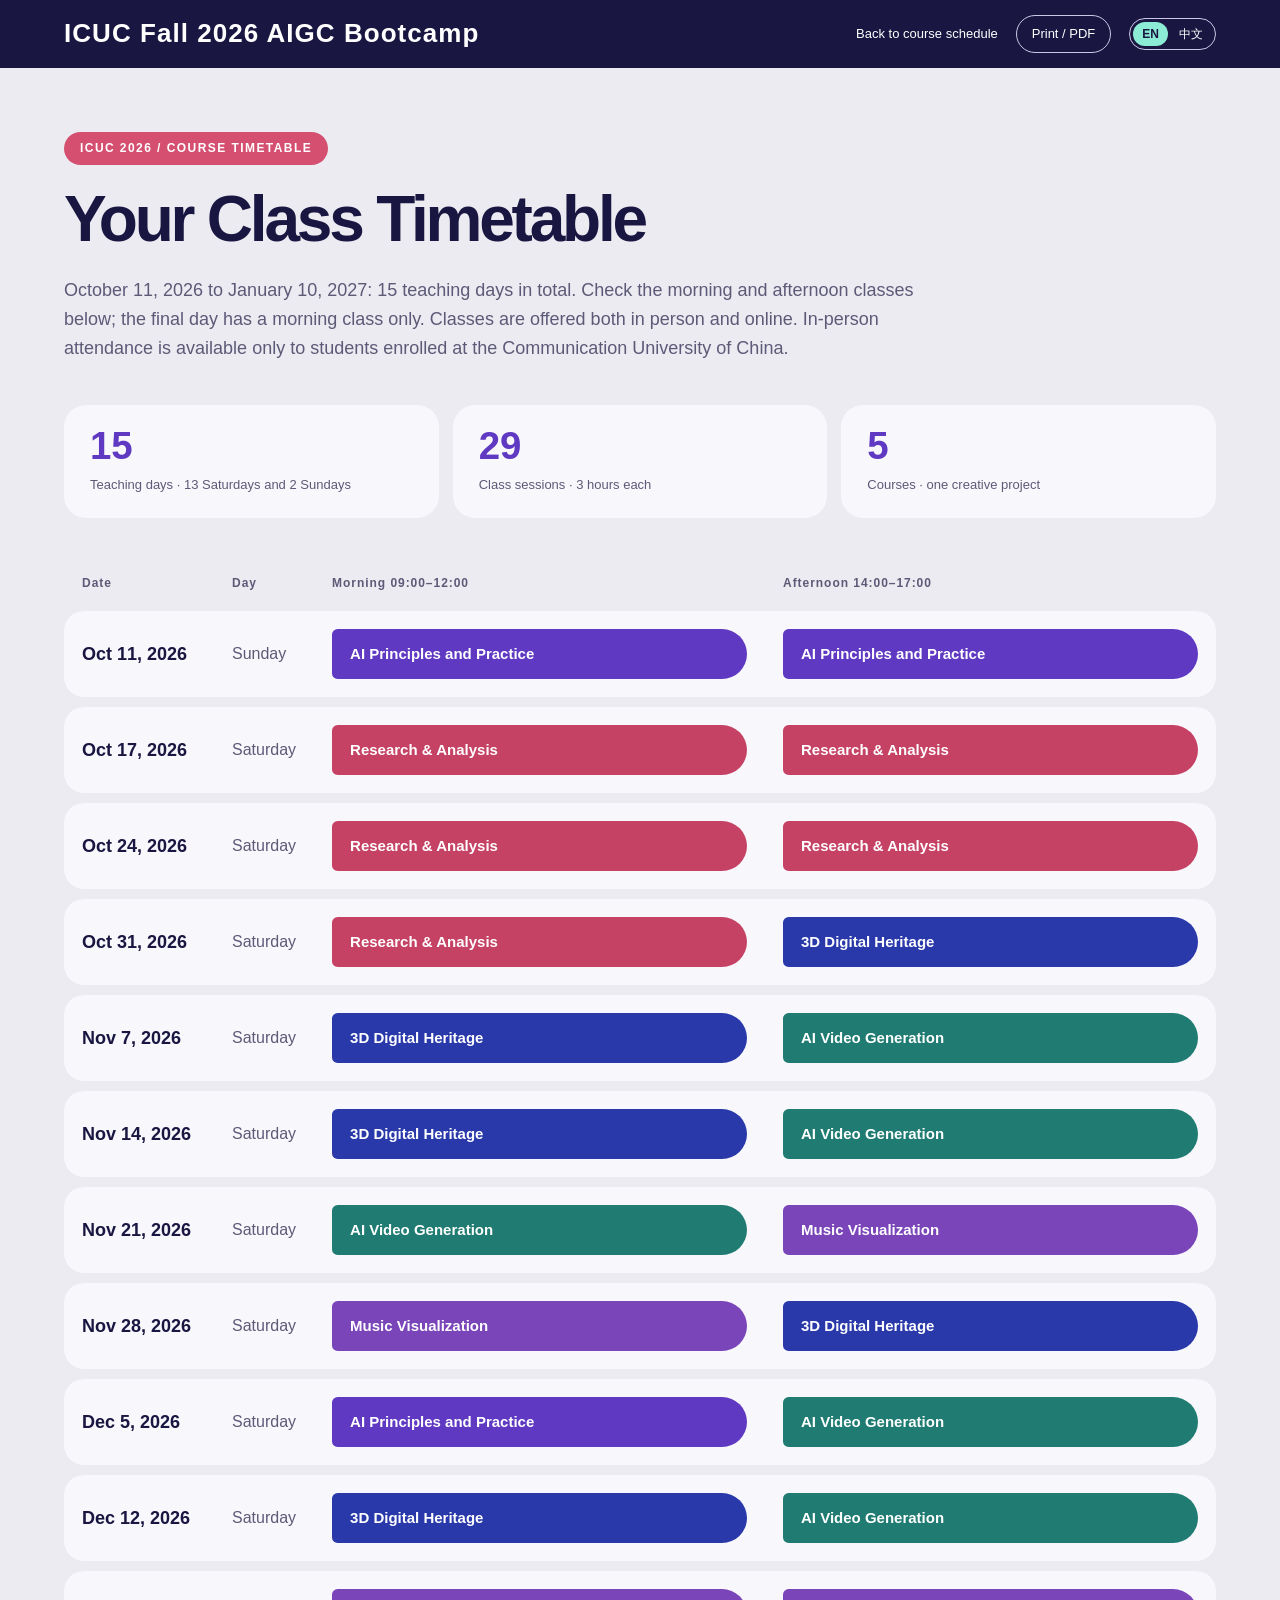
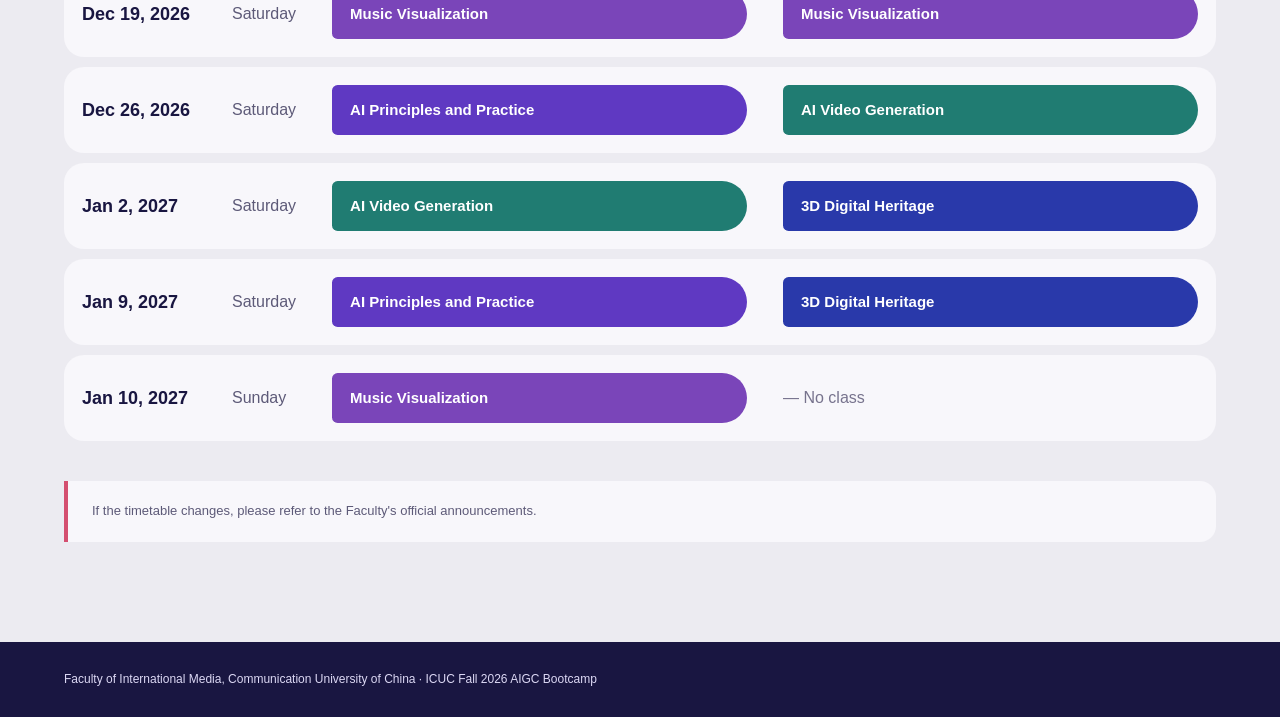
<file: timetable-en.html>
<!doctype html>
<html lang="en">
<head>
  <meta charset="utf-8">
  <meta name="viewport" content="width=device-width, initial-scale=1">
  <meta name="description" content="Class timetable for the ICUC Fall 2026 AIGC Bootcamp, October 11, 2026 to January 10, 2027.">
  <title>Class Timetable | ICUC Fall 2026 AIGC Bootcamp</title>
  <style>
    :root { --paper:#ecebf1; --surface:#f8f7fb; --ink:#191641; --muted:#5d5a78; --line:#c9c5da; }
    * { box-sizing:border-box; }
    body { margin:0; color:var(--ink); background:var(--paper); font-family:Arial,"Microsoft YaHei",sans-serif; line-height:1.6; }
    a { color:inherit; }
    button { font:inherit; cursor:pointer; }
    :focus-visible { outline:3px solid #6743ce; outline-offset:3px; }
    .topbar { display:flex; align-items:center; justify-content:space-between; gap:18px; min-height:68px; padding:12px 5vw; color:#fff; background:#191641; }
    .brand { font-size:26px; font-weight:800; letter-spacing:.04em; text-decoration:none; }
    .topbar-actions { display:flex; align-items:center; gap:18px; }
    .topbar-actions a { font-size:13px; text-decoration:none; }
    .language-switch { display:inline-flex; align-items:center; gap:2px; padding:3px; border:1px solid #ccc7e8; border-radius:999px; white-space:nowrap; }
    .language-switch a, .language-switch span { display:inline-block; padding:4px 9px; border-radius:999px; font-size:12px; line-height:1.4; }
    .language-switch [aria-current] { color:#191641; background:#8bebd5; font-weight:800; }
    .language-switch a:hover { color:#8bebd5; }
    .topbar-actions button { padding:8px 15px; border:1px solid #ccc7e8; border-radius:999px; color:#fff; background:transparent; font-size:13px; }
    .topbar-actions button:hover { color:#191641; background:#8bebd5; }
    main { width:min(1280px,calc(100% - 10vw)); margin:0 auto; padding:64px 0 100px; }
    .eyebrow { display:inline-block; margin:0 0 20px; padding:7px 16px; border-radius:999px; color:#fff; background:#d44f70; font-size:12px; font-weight:800; letter-spacing:.12em; }
    h1 { margin:0; font-size:clamp(38px,5vw,72px); font-weight:900; line-height:1.08; letter-spacing:-.05em; }
    .intro { max-width:850px; margin:22px 0 0; color:var(--muted); font-size:18px; }
    .summary { display:grid; grid-template-columns:repeat(3,1fr); gap:14px; margin:42px 0 46px; }
    .summary div { padding:22px 26px; border-radius:22px; background:var(--surface); }
    .summary strong { display:block; color:#5f39c2; font-size:clamp(32px,3vw,46px); line-height:1; }
    .summary span { display:block; margin-top:10px; color:var(--muted); font-size:13px; }
    .table-wrap { overflow-x:auto; }
    table { width:100%; border-collapse:separate; border-spacing:0 10px; }
    th { padding:0 18px 8px; color:var(--muted); font-size:12px; letter-spacing:.08em; text-align:left; }
    td { padding:18px; background:var(--surface); vertical-align:middle; }
    td:first-child { width:150px; border-radius:20px 0 0 20px; font-size:18px; font-weight:800; white-space:nowrap; }
    td:nth-child(2) { width:100px; color:var(--muted); white-space:nowrap; }
    td:last-child { border-radius:0 20px 20px 0; }
    .course { display:block; padding:13px 18px; border-radius:18px 80px 80px 18px; color:#fff; background:#5f39c2; font-size:15px; font-weight:800; }
    .course[data-course="literature"] { background:#c54265; }
    .course[data-course="heritage"] { background:#2939aa; }
    .course[data-course="video"] { background:#207c72; }
    .course[data-course="music"] { background:#7a45b9; }
    .empty { color:#77738d; }
    .source-note { margin:30px 0 0; padding:20px 24px; border-left:4px solid #d44f70; border-radius:0 16px 16px 0; color:var(--muted); background:var(--surface); font-size:13px; }
    footer { padding:28px 5vw; color:#dcd8f4; background:#191641; font-size:12px; }
    @media (max-width:680px) {
      main { width:calc(100% - 36px); padding:42px 0 70px; }
      .topbar { flex-wrap:wrap; padding-inline:18px; }
      .brand { width:100%; font-size:20px; line-height:1.3; }
      .topbar-actions { width:100%; justify-content:space-between; gap:10px; }
      .topbar-actions > a { display:none; }
      .language-switch a, .language-switch span { padding:4px 7px; }
      .topbar-actions button { padding:7px 10px; }
      .summary { grid-template-columns:1fr; gap:9px; margin:30px 0; }
      .summary div { padding:15px 20px; }
      .table-wrap, table, tbody, tr, td { display:block; width:100%; }
      table { border-spacing:0; }
      thead { position:absolute; width:1px; height:1px; overflow:hidden; clip:rect(0,0,0,0); white-space:nowrap; }
      tr { margin-bottom:12px; padding:12px; border-radius:20px; background:var(--surface); }
      td, td:first-child, td:last-child { width:100%; padding:7px 8px; border-radius:0; background:transparent; white-space:normal; }
      td:first-child { display:inline; font-size:18px; }
      td:nth-child(2) { display:inline; width:auto; }
      td:nth-child(n+3)::before { display:block; margin:5px 0 7px; color:var(--muted); content:attr(data-label); font-size:11px; font-weight:700; }
    }
    @media print {
      @page { size:A4 landscape; margin:12mm; }
      body { background:#fff; }
      .topbar, footer { display:none; }
      main { width:100%; padding:0; }
      h1 { font-size:28pt; }
      .intro { margin-top:5mm; font-size:11pt; }
      .summary { margin:7mm 0; }
      .summary div { padding:4mm; border:1px solid var(--line); }
      thead { display:table-header-group; }
      tr { break-inside:avoid; }
      td { padding:3mm; border-bottom:1px solid var(--line); }
      .course, .eyebrow { -webkit-print-color-adjust:exact; print-color-adjust:exact; }
      .source-note { margin-top:5mm; }
    }
  </style>
</head>
<body>
  <header class="topbar">
    <a class="brand" href="index-en.html">ICUC Fall 2026 AIGC Bootcamp</a>
    <div class="topbar-actions">
      <a href="index-en.html#schedule">Back to course schedule</a>
      <button type="button" onclick="window.print()">Print / PDF</button>
      <nav class="language-switch" aria-label="Language"><span aria-current="page">EN</span><a href="完整课程时间表.html" lang="zh-CN" hreflang="zh-CN" aria-label="Switch to Chinese">中文</a></nav>
    </div>
  </header>
  <main>
    <p class="eyebrow">ICUC 2026 / COURSE TIMETABLE</p>
    <h1>Your Class Timetable</h1>
    <p class="intro">October 11, 2026 to January 10, 2027: 15 teaching days in total. Check the morning and afternoon classes below; the final day has a morning class only. Classes are offered both in person and online. In-person attendance is available only to students enrolled at the Communication University of China.</p>
    <div class="summary" aria-label="Course overview">
      <div><strong>15</strong><span>Teaching days · 13 Saturdays and 2 Sundays</span></div>
      <div><strong>29</strong><span>Class sessions · 3 hours each</span></div>
      <div><strong>5</strong><span>Courses · one creative project</span></div>
    </div>
    <div class="table-wrap">
      <table aria-label="Complete course timetable, October 11, 2026 to January 10, 2027">
        <thead><tr><th scope="col">Date</th><th scope="col">Day</th><th scope="col">Morning 09:00–12:00</th><th scope="col">Afternoon 14:00–17:00</th></tr></thead>
        <tbody id="timetable-body"></tbody>
      </table>
    </div>
    <p class="source-note">If the timetable changes, please refer to the Faculty's official announcements.</p>
  </main>
  <footer>Faculty of International Media, Communication University of China · ICUC Fall 2026 AIGC Bootcamp</footer>
  <script src="schedule-data-en.js?v=20261030-dec12"></script>
  <script>
    const dateFormat = new Intl.DateTimeFormat('en-US', { month:'short', day:'numeric', year:'numeric', timeZone:'UTC' });
    const weekdayFormat = new Intl.DateTimeFormat('en-US', { weekday:'long', timeZone:'UTC' });
    const courseCell = session => session
      ? `<span class="course" data-course="${session.course}">${window.courseCatalog[session.course].shortName}</span>`
      : '<span class="empty">— No class</span>';
    document.querySelector('#timetable-body').innerHTML = window.courseSchedule.map(day => {
      const date = new Date(`${day.date}T00:00:00Z`);
      return `<tr><td><time datetime="${day.date}">${dateFormat.format(date)}</time></td>
        <td>${weekdayFormat.format(date)}</td>
        <td data-label="Morning 09:00–12:00">${courseCell(day.sessions.find(s => s.time === '09:00–12:00'))}</td>
        <td data-label="Afternoon 14:00–17:00">${courseCell(day.sessions.find(s => s.time === '14:00–17:00'))}</td></tr>`;
    }).join('');
  </script>
</body>
</html>
</file>
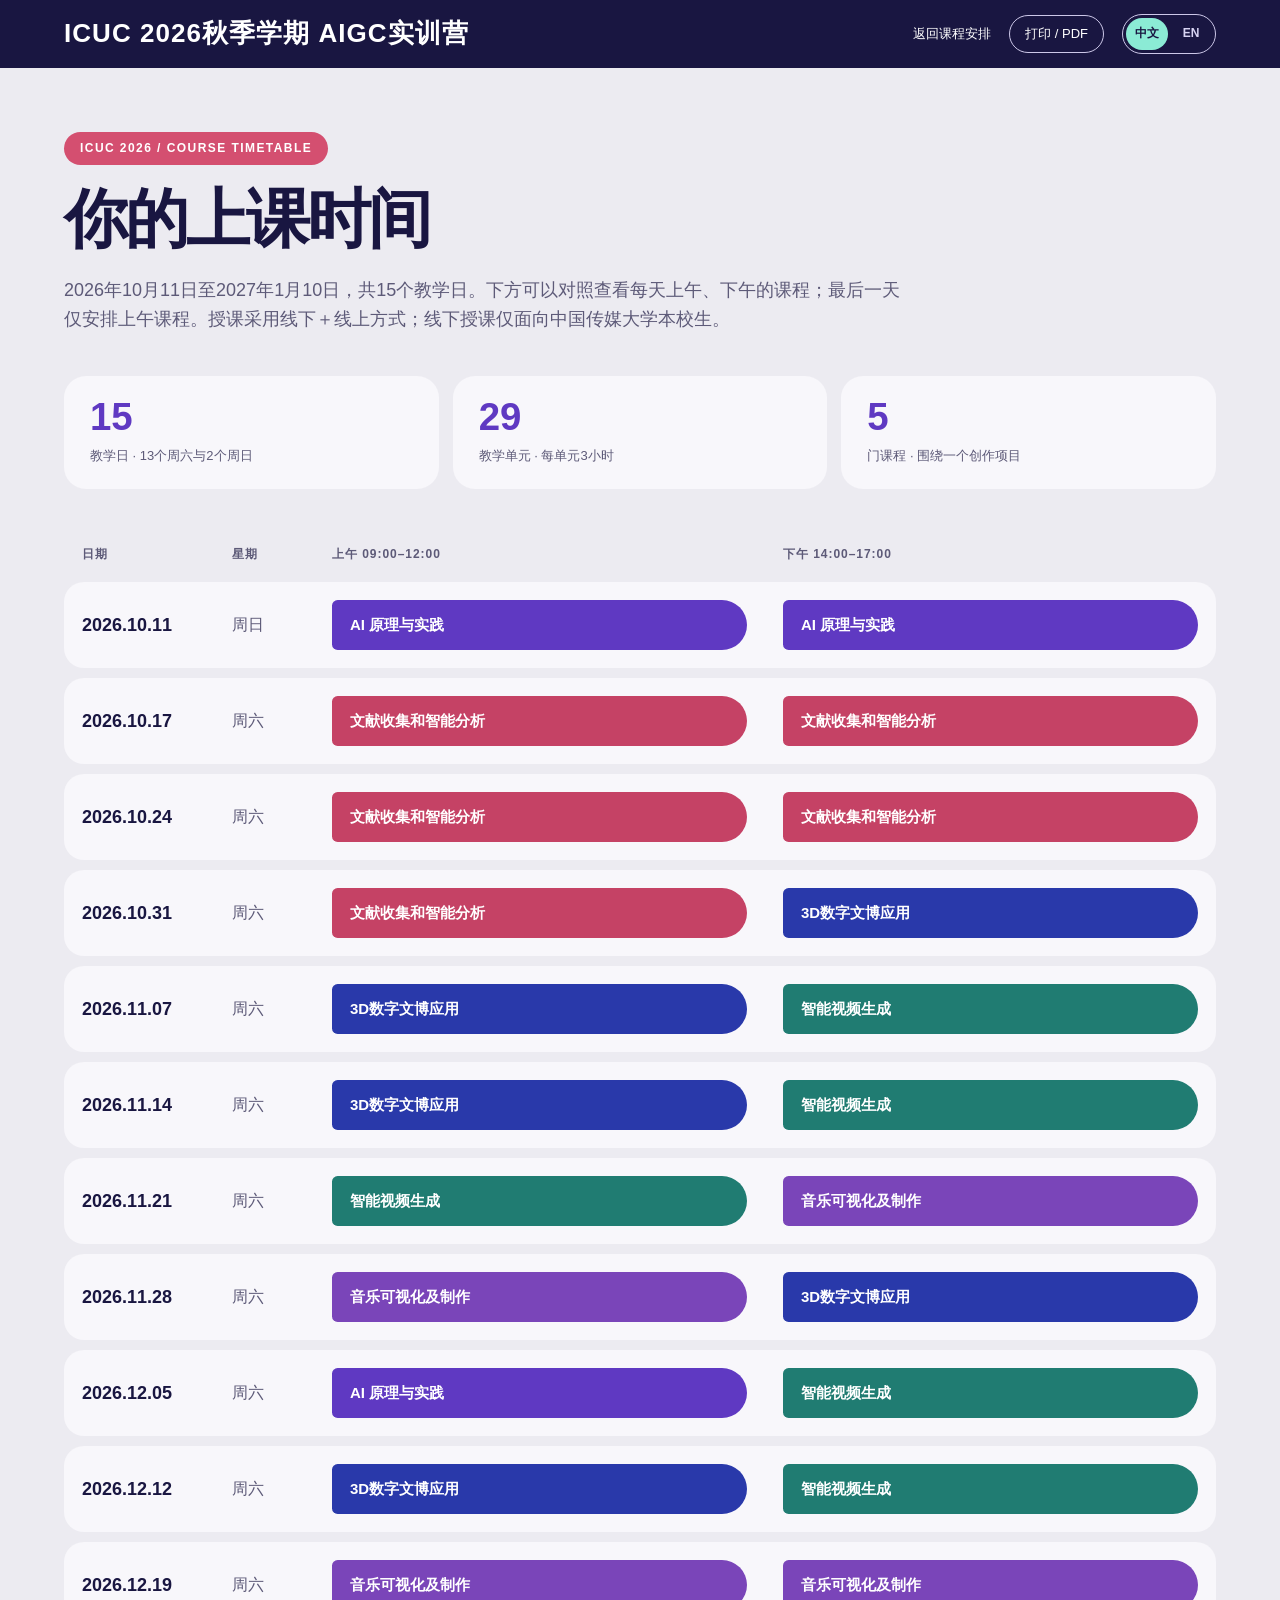
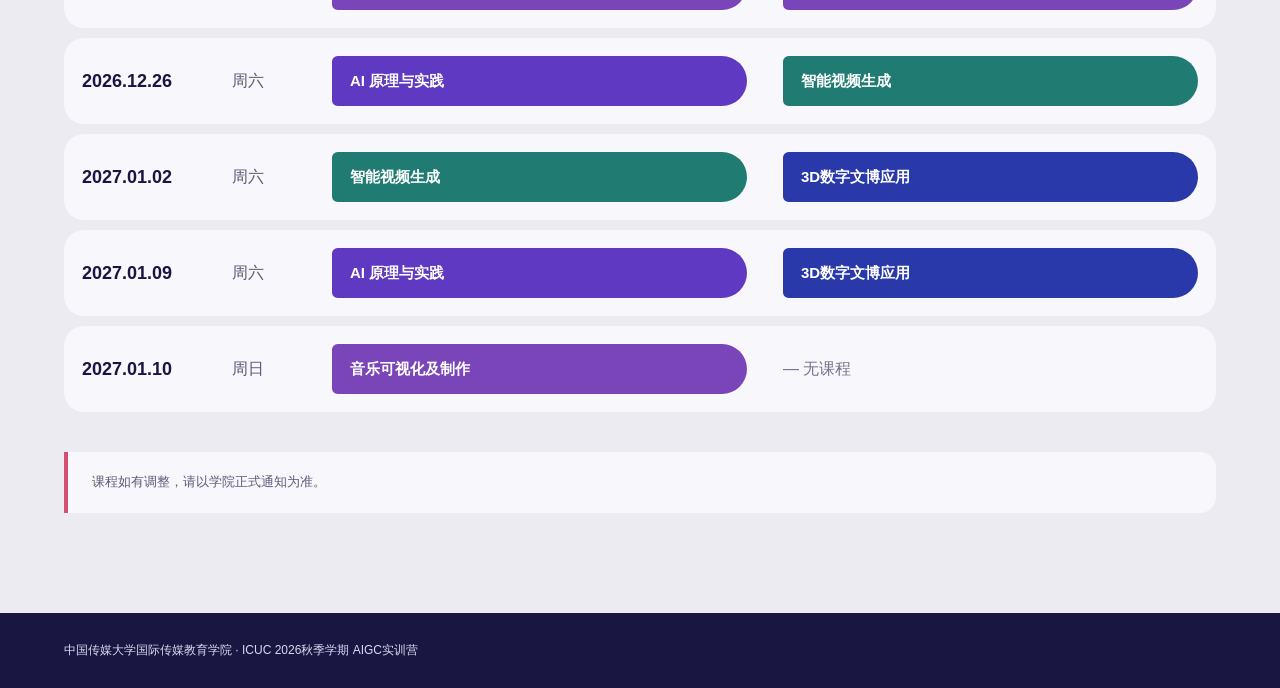
<file: 完整课程时间表.html>
<!doctype html>
<html lang="zh-CN">
<head>
  <meta charset="utf-8">
  <meta name="viewport" content="width=device-width, initial-scale=1">
  <meta name="description" content="ICUC 2026秋季学期AIGC实训营上课时间与课程安排，2026年10月11日至2027年1月10日">
  <title>上课时间｜ICUC 2026秋季学期 AIGC实训营</title>
  <style>
    :root { --paper:#ecebf1; --surface:#f8f7fb; --ink:#191641; --muted:#5d5a78; --line:#c9c5da; }
    * { box-sizing:border-box; }
    body { margin:0; color:var(--ink); background:var(--paper); font-family:Arial,"Microsoft YaHei",sans-serif; line-height:1.6; }
    a { color:inherit; }
    button { font:inherit; cursor:pointer; }
    :focus-visible { outline:3px solid #6743ce; outline-offset:3px; }
    .topbar { display:flex; align-items:center; justify-content:space-between; gap:18px; min-height:68px; padding:12px 5vw; color:#fff; background:#191641; }
    .brand { font-size:26px; font-weight:800; letter-spacing:.04em; text-decoration:none; }
    .topbar-actions { display:flex; align-items:center; gap:18px; }
    .topbar-actions a { font-size:13px; text-decoration:none; }
    .topbar-actions button { padding:8px 15px; border:1px solid #ccc7e8; border-radius:999px; color:#fff; background:transparent; font-size:13px; }
    .topbar-actions button:hover { color:#191641; background:#8bebd5; }
    .language-switch { display:flex; align-items:center; flex:none; gap:2px; padding:3px; border:1px solid #ccc7e8; border-radius:999px; }
    .language-switch :is(a,span) { display:grid; place-items:center; min-width:42px; min-height:32px; padding:0 9px; border-radius:999px; color:#d8d4f3; font-size:12px; font-weight:700; text-decoration:none; white-space:nowrap; }
    .language-switch [aria-current="page"] { color:#191641; background:#8bebd5; }
    .language-switch a:hover { color:#8bebd5; }
    main { width:min(1280px,calc(100% - 10vw)); margin:0 auto; padding:64px 0 100px; }
    .eyebrow { display:inline-block; margin:0 0 20px; padding:7px 16px; border-radius:999px; color:#fff; background:#d44f70; font-size:12px; font-weight:800; letter-spacing:.12em; }
    h1 { margin:0; font-size:clamp(38px,5vw,72px); font-weight:900; line-height:1.08; letter-spacing:-.05em; }
    .intro { max-width:850px; margin:22px 0 0; color:var(--muted); font-size:18px; }
    .summary { display:grid; grid-template-columns:repeat(3,1fr); gap:14px; margin:42px 0 46px; }
    .summary div { padding:22px 26px; border-radius:22px; background:var(--surface); }
    .summary strong { display:block; color:#5f39c2; font-size:clamp(32px,3vw,46px); line-height:1; }
    .summary span { display:block; margin-top:10px; color:var(--muted); font-size:13px; }
    .table-wrap { overflow-x:auto; }
    table { width:100%; border-collapse:separate; border-spacing:0 10px; }
    th { padding:0 18px 8px; color:var(--muted); font-size:12px; letter-spacing:.08em; text-align:left; }
    td { padding:18px; background:var(--surface); vertical-align:middle; }
    td:first-child { width:150px; border-radius:20px 0 0 20px; font-size:18px; font-weight:800; white-space:nowrap; }
    td:nth-child(2) { width:100px; color:var(--muted); white-space:nowrap; }
    td:last-child { border-radius:0 20px 20px 0; }
    .course { display:block; padding:13px 18px; border-radius:18px 80px 80px 18px; color:#fff; background:#5f39c2; font-size:15px; font-weight:800; }
    .course[data-course="literature"] { background:#c54265; }
    .course[data-course="heritage"] { background:#2939aa; }
    .course[data-course="video"] { background:#207c72; }
    .course[data-course="music"] { background:#7a45b9; }
    .empty { color:#77738d; }
    .source-note { margin:30px 0 0; padding:20px 24px; border-left:4px solid #d44f70; border-radius:0 16px 16px 0; color:var(--muted); background:var(--surface); font-size:13px; }
    footer { padding:28px 5vw; color:#dcd8f4; background:#191641; font-size:12px; }
    @media (max-width:680px) {
      main { width:calc(100% - 36px); padding:42px 0 70px; }
      .topbar { flex-wrap:wrap; padding-inline:18px; }
      .brand { max-width:none; font-size:20px; line-height:1.3; }
      .topbar-actions { width:100%; justify-content:space-between; gap:8px; }
      .topbar-actions > a { display:none; }
      .topbar-actions button { padding:7px 10px; }
      .summary { grid-template-columns:1fr; gap:9px; margin:30px 0; }
      .summary div { padding:15px 20px; }
      .table-wrap, table, tbody, tr, td { display:block; width:100%; }
      table { border-spacing:0; }
      thead { position:absolute; width:1px; height:1px; overflow:hidden; clip:rect(0,0,0,0); white-space:nowrap; }
      tr { margin-bottom:12px; padding:12px; border-radius:20px; background:var(--surface); }
      td, td:first-child, td:last-child { width:100%; padding:7px 8px; border-radius:0; background:transparent; white-space:normal; }
      td:first-child { display:inline; font-size:18px; }
      td:nth-child(2) { display:inline; width:auto; }
      td:nth-child(n+3)::before { display:block; margin:5px 0 7px; color:var(--muted); content:attr(data-label); font-size:11px; font-weight:700; }
    }
    @media print {
      @page { size:A4 landscape; margin:12mm; }
      body { background:#fff; }
      .topbar, footer { display:none; }
      main { width:100%; padding:0; }
      h1 { font-size:28pt; }
      .intro { margin-top:5mm; font-size:11pt; }
      .summary { margin:7mm 0; }
      .summary div { padding:4mm; border:1px solid var(--line); }
      thead { display:table-header-group; }
      tr { break-inside:avoid; }
      td { padding:3mm; border-bottom:1px solid var(--line); }
      .course, .eyebrow { -webkit-print-color-adjust:exact; print-color-adjust:exact; }
      .source-note { margin-top:5mm; }
    }
  </style>
</head>
<body>
  <header class="topbar">
    <a class="brand" href="index.html">ICUC 2026秋季学期 AIGC实训营</a>
    <div class="topbar-actions">
      <a href="index.html#schedule">返回课程安排</a>
      <button type="button" onclick="window.print()">打印 / PDF</button>
      <div class="language-switch" role="group" aria-label="语言选择">
        <span lang="zh-CN" aria-current="page">中文</span>
        <a href="timetable-en.html" lang="en" hreflang="en" aria-label="Switch to English">EN</a>
      </div>
    </div>
  </header>
  <main>
    <p class="eyebrow">ICUC 2026 / COURSE TIMETABLE</p>
    <h1>你的上课时间</h1>
    <p class="intro">2026年10月11日至2027年1月10日，共15个教学日。下方可以对照查看每天上午、下午的课程；最后一天仅安排上午课程。授课采用线下＋线上方式；线下授课仅面向中国传媒大学本校生。</p>
    <div class="summary" aria-label="课程总览">
      <div><strong>15</strong><span>教学日 · 13个周六与2个周日</span></div>
      <div><strong>29</strong><span>教学单元 · 每单元3小时</span></div>
      <div><strong>5</strong><span>门课程 · 围绕一个创作项目</span></div>
    </div>
    <div class="table-wrap">
      <table aria-label="2026年10月11日至2027年1月10日完整课程时间表">
        <thead><tr><th scope="col">日期</th><th scope="col">星期</th><th scope="col">上午 09:00–12:00</th><th scope="col">下午 14:00–17:00</th></tr></thead>
        <tbody id="timetable-body"></tbody>
      </table>
    </div>
    <p class="source-note">课程如有调整，请以学院正式通知为准。</p>
  </main>
  <footer>中国传媒大学国际传媒教育学院 · ICUC 2026秋季学期 AIGC实训营</footer>
  <script src="schedule-data.js?v=20261030-dec12"></script>
  <script>
    const week = ['周日','周一','周二','周三','周四','周五','周六'];
    const courseCell = session => session
      ? `<span class="course" data-course="${session.course}">${window.courseCatalog[session.course].shortName}</span>`
      : '<span class="empty">— 无课程</span>';
    document.querySelector('#timetable-body').innerHTML = window.courseSchedule.map(day => {
      const [year, month, date] = day.date.split('-').map(Number);
      const weekday = week[new Date(`${day.date}T00:00:00Z`).getUTCDay()];
      return `<tr><td><time datetime="${day.date}">${year}.${String(month).padStart(2,'0')}.${String(date).padStart(2,'0')}</time></td>
        <td>${weekday}</td>
        <td data-label="上午 09:00–12:00">${courseCell(day.sessions.find(s => s.time === '09:00–12:00'))}</td>
        <td data-label="下午 14:00–17:00">${courseCell(day.sessions.find(s => s.time === '14:00–17:00'))}</td></tr>`;
    }).join('');
  </script>
</body>
</html>
</file>
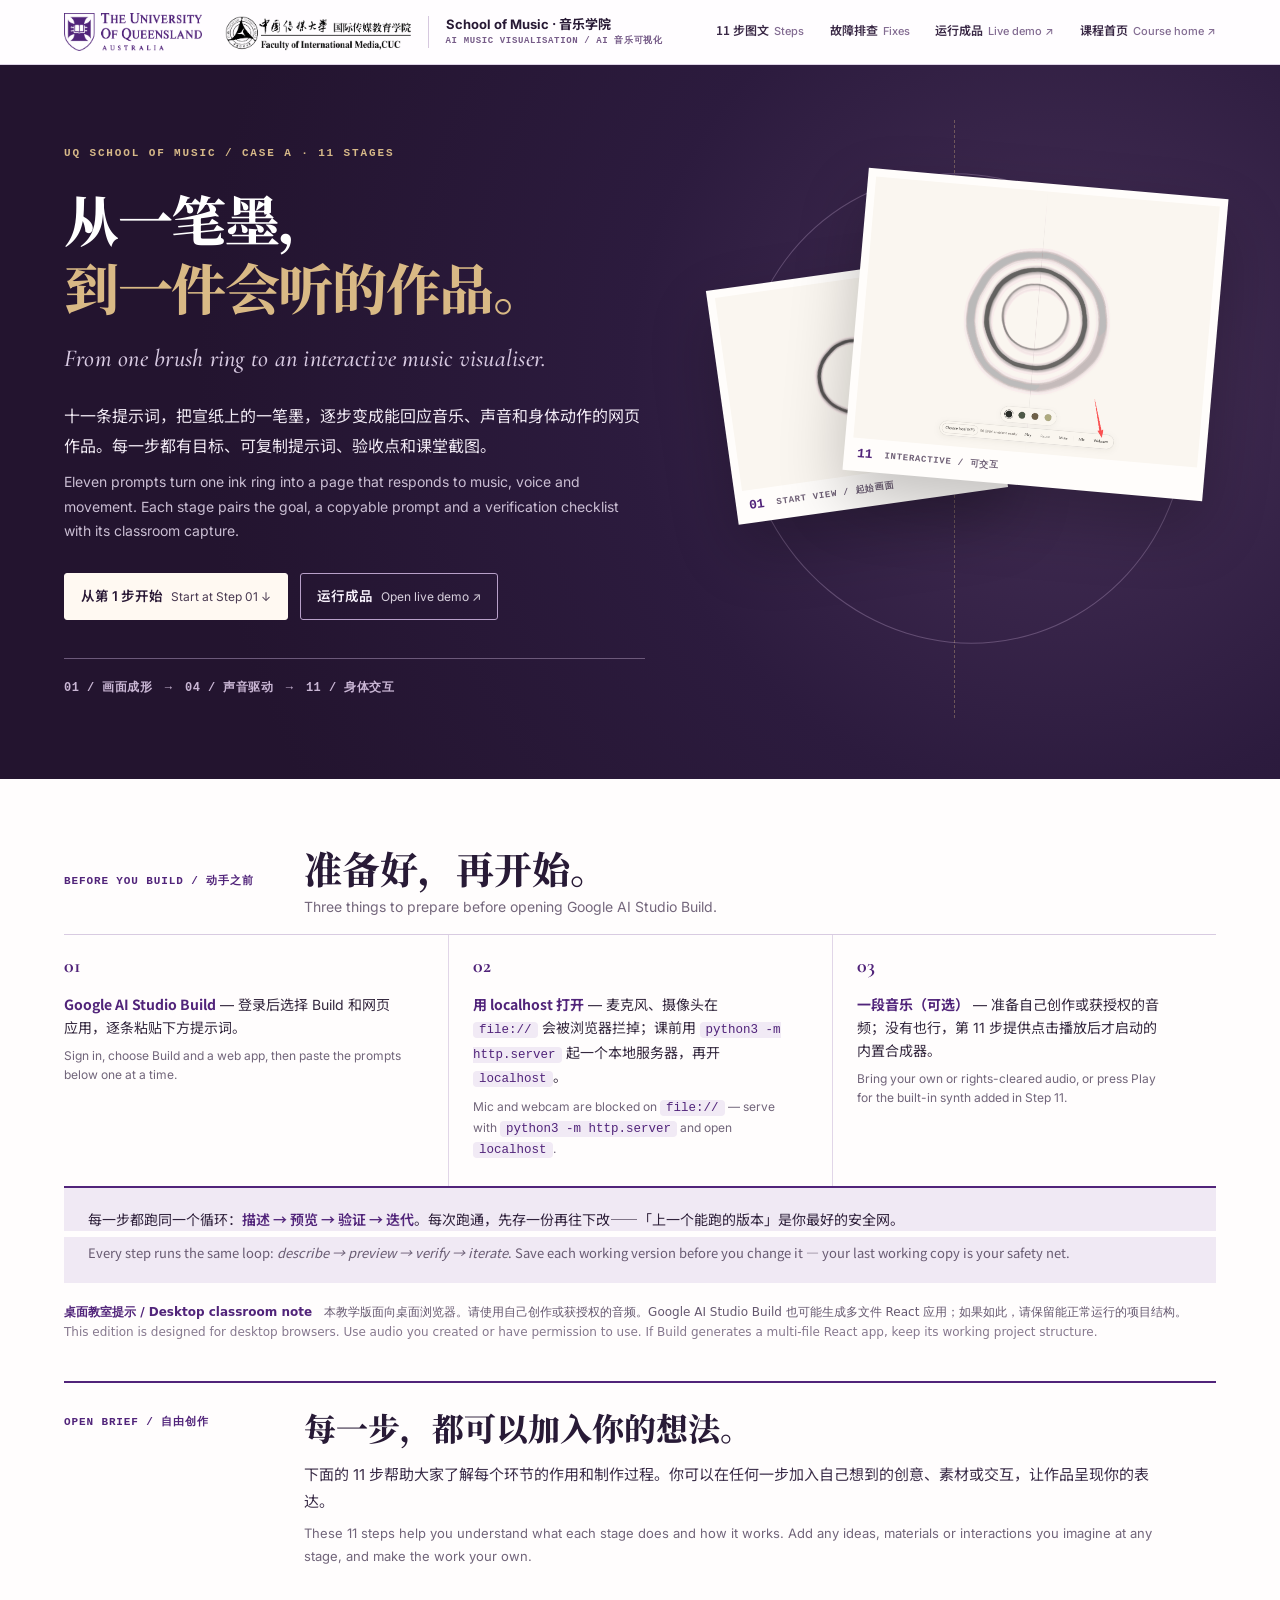
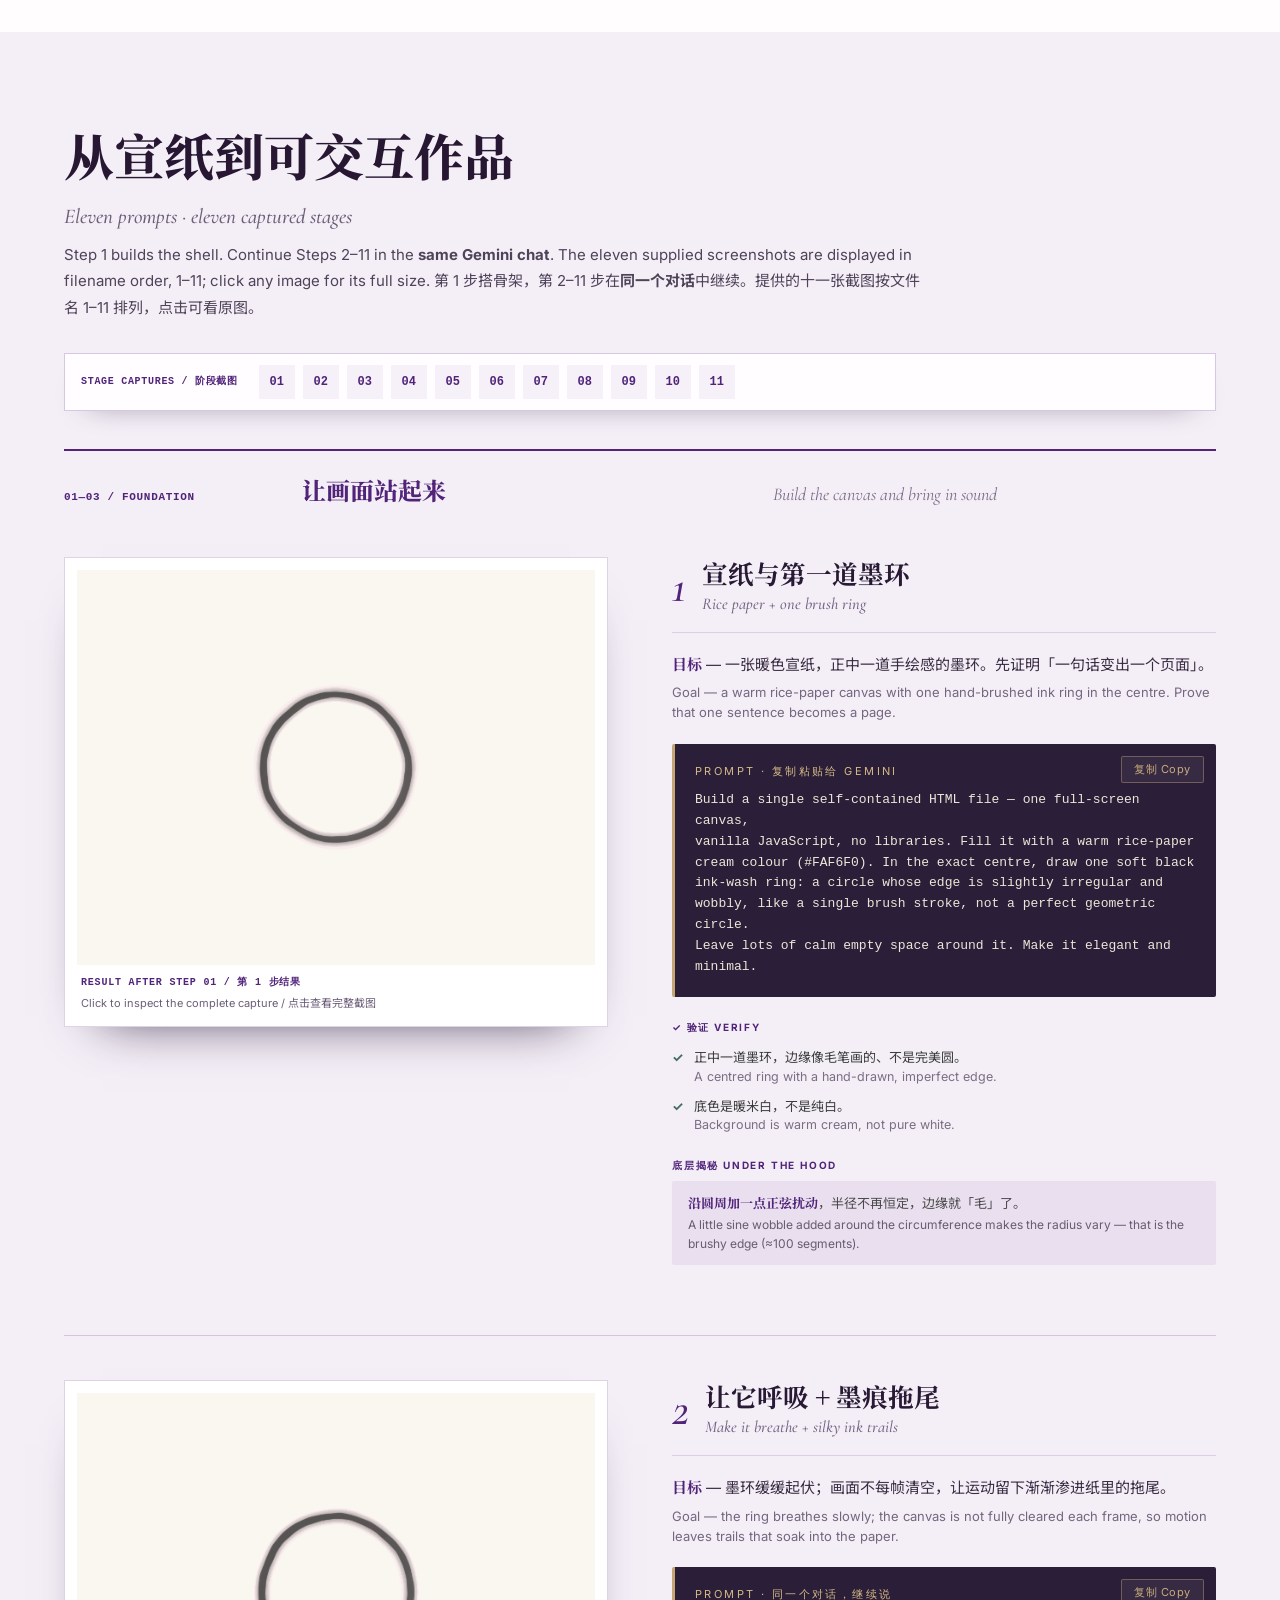
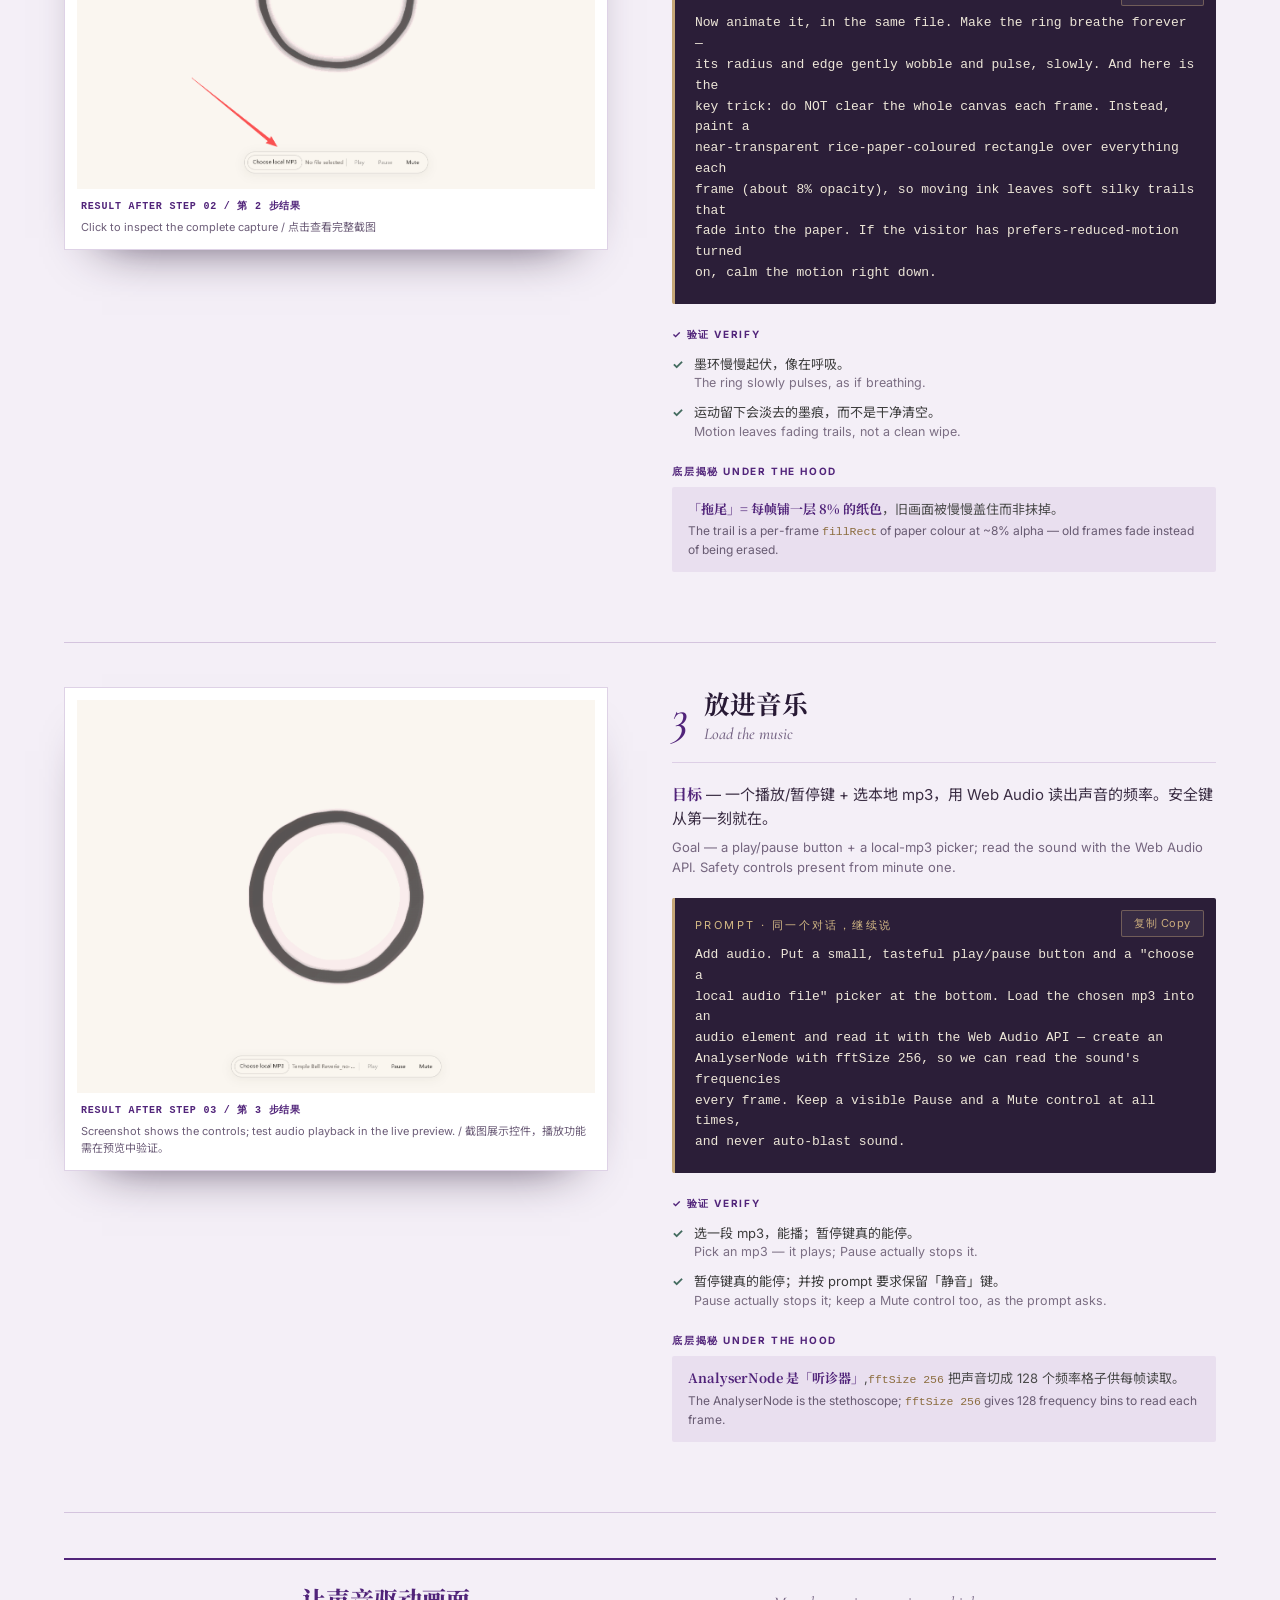
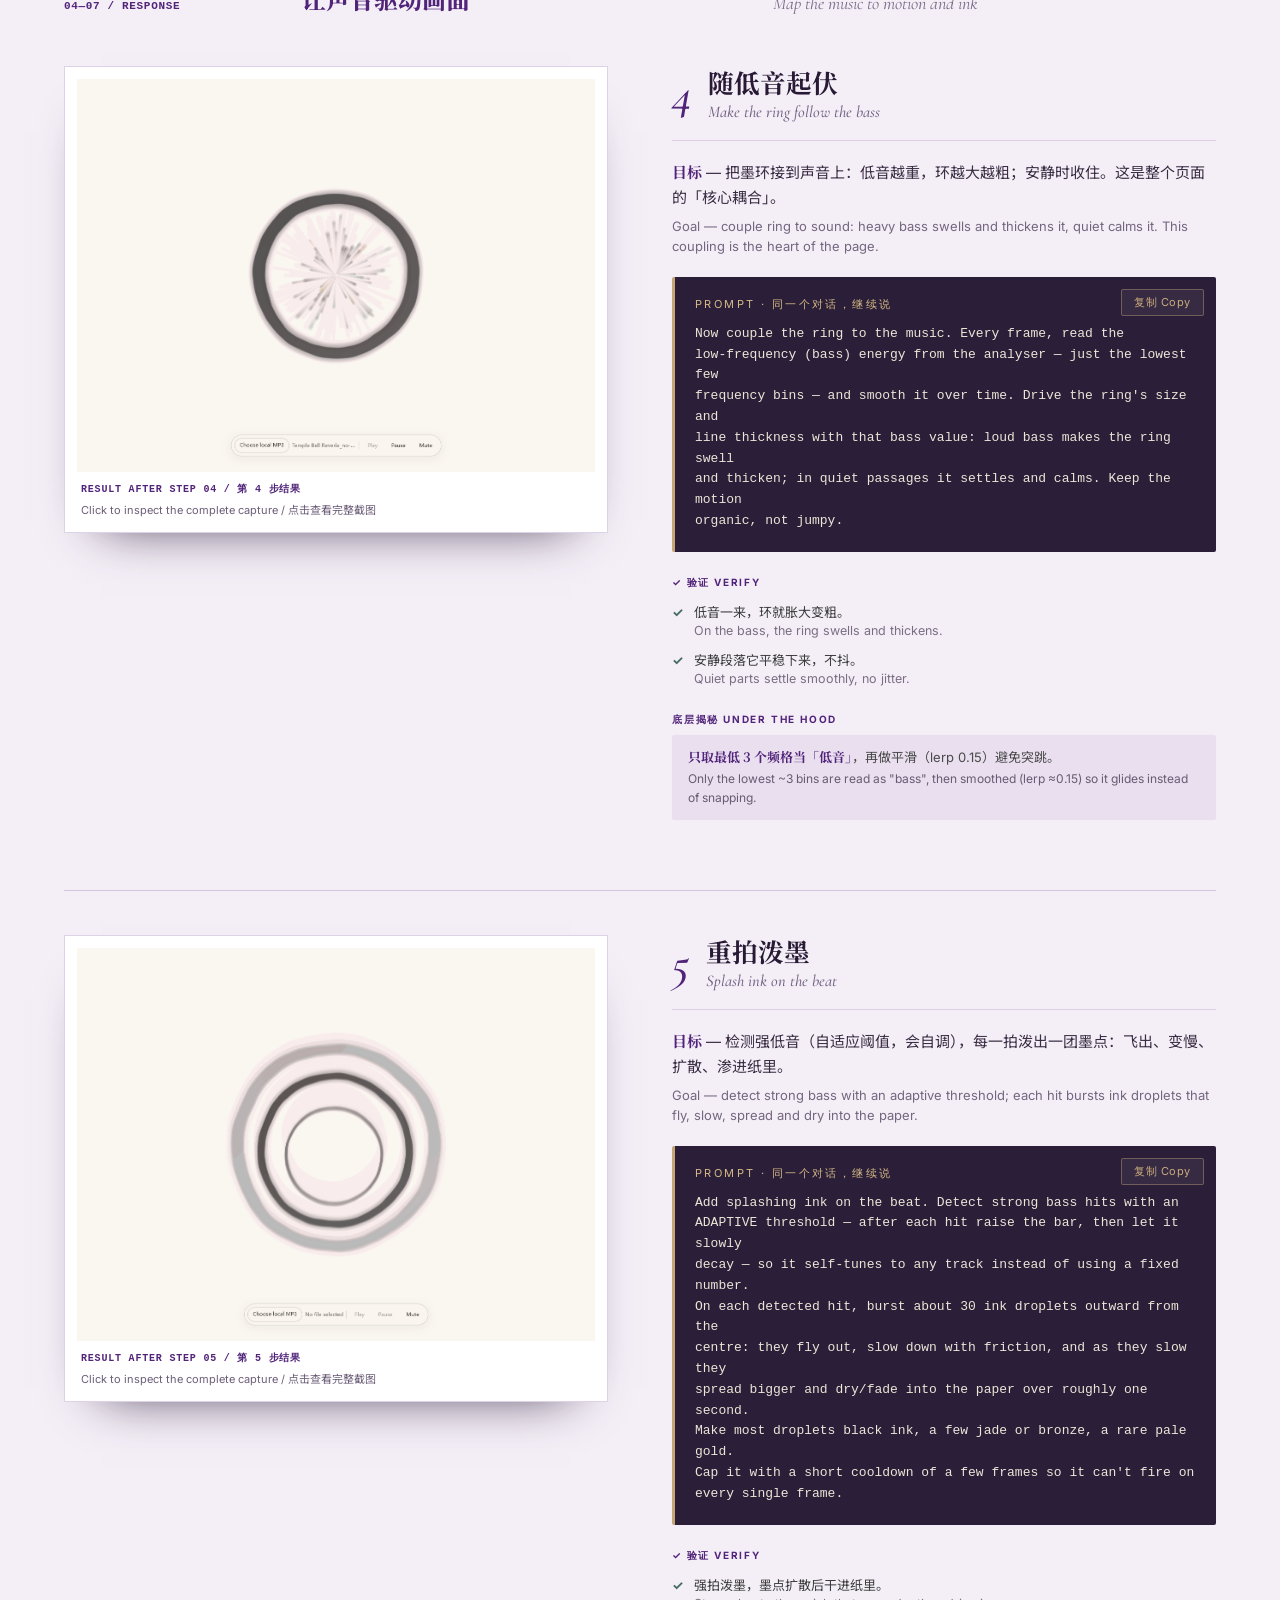
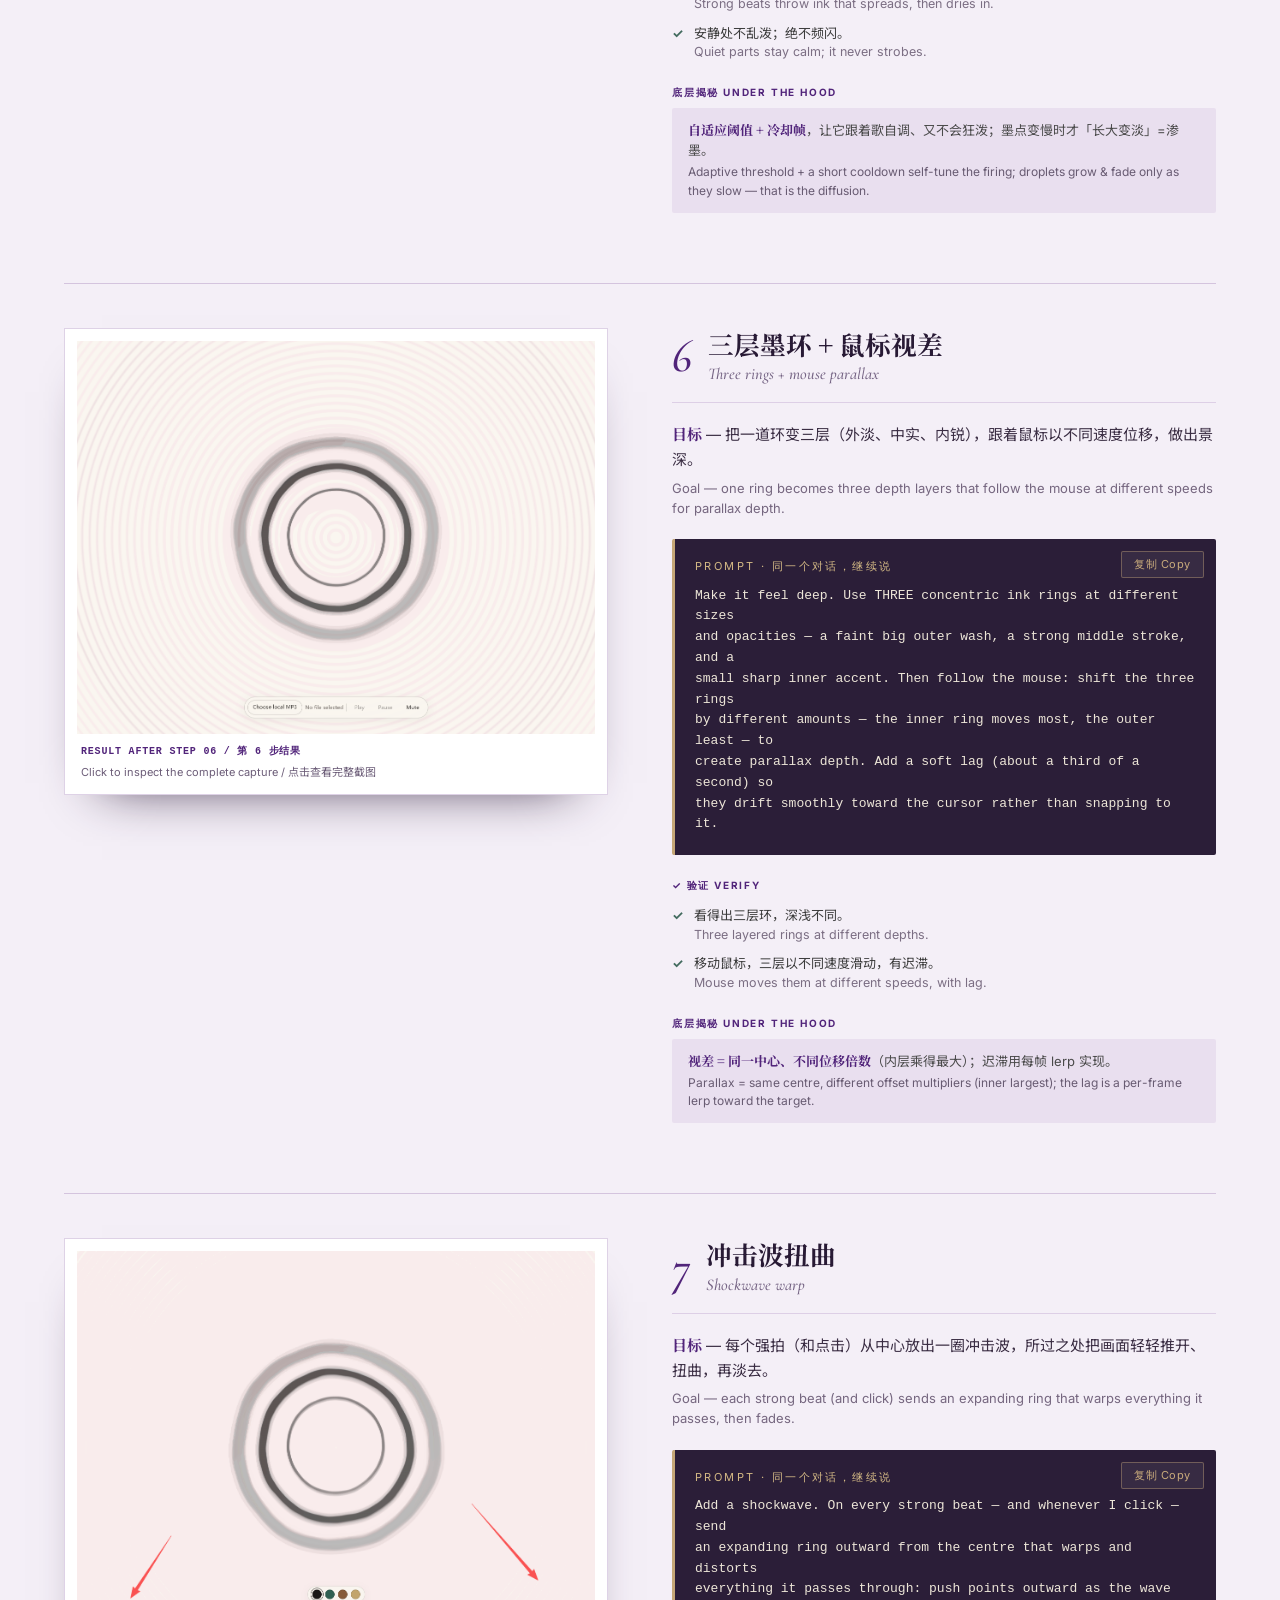
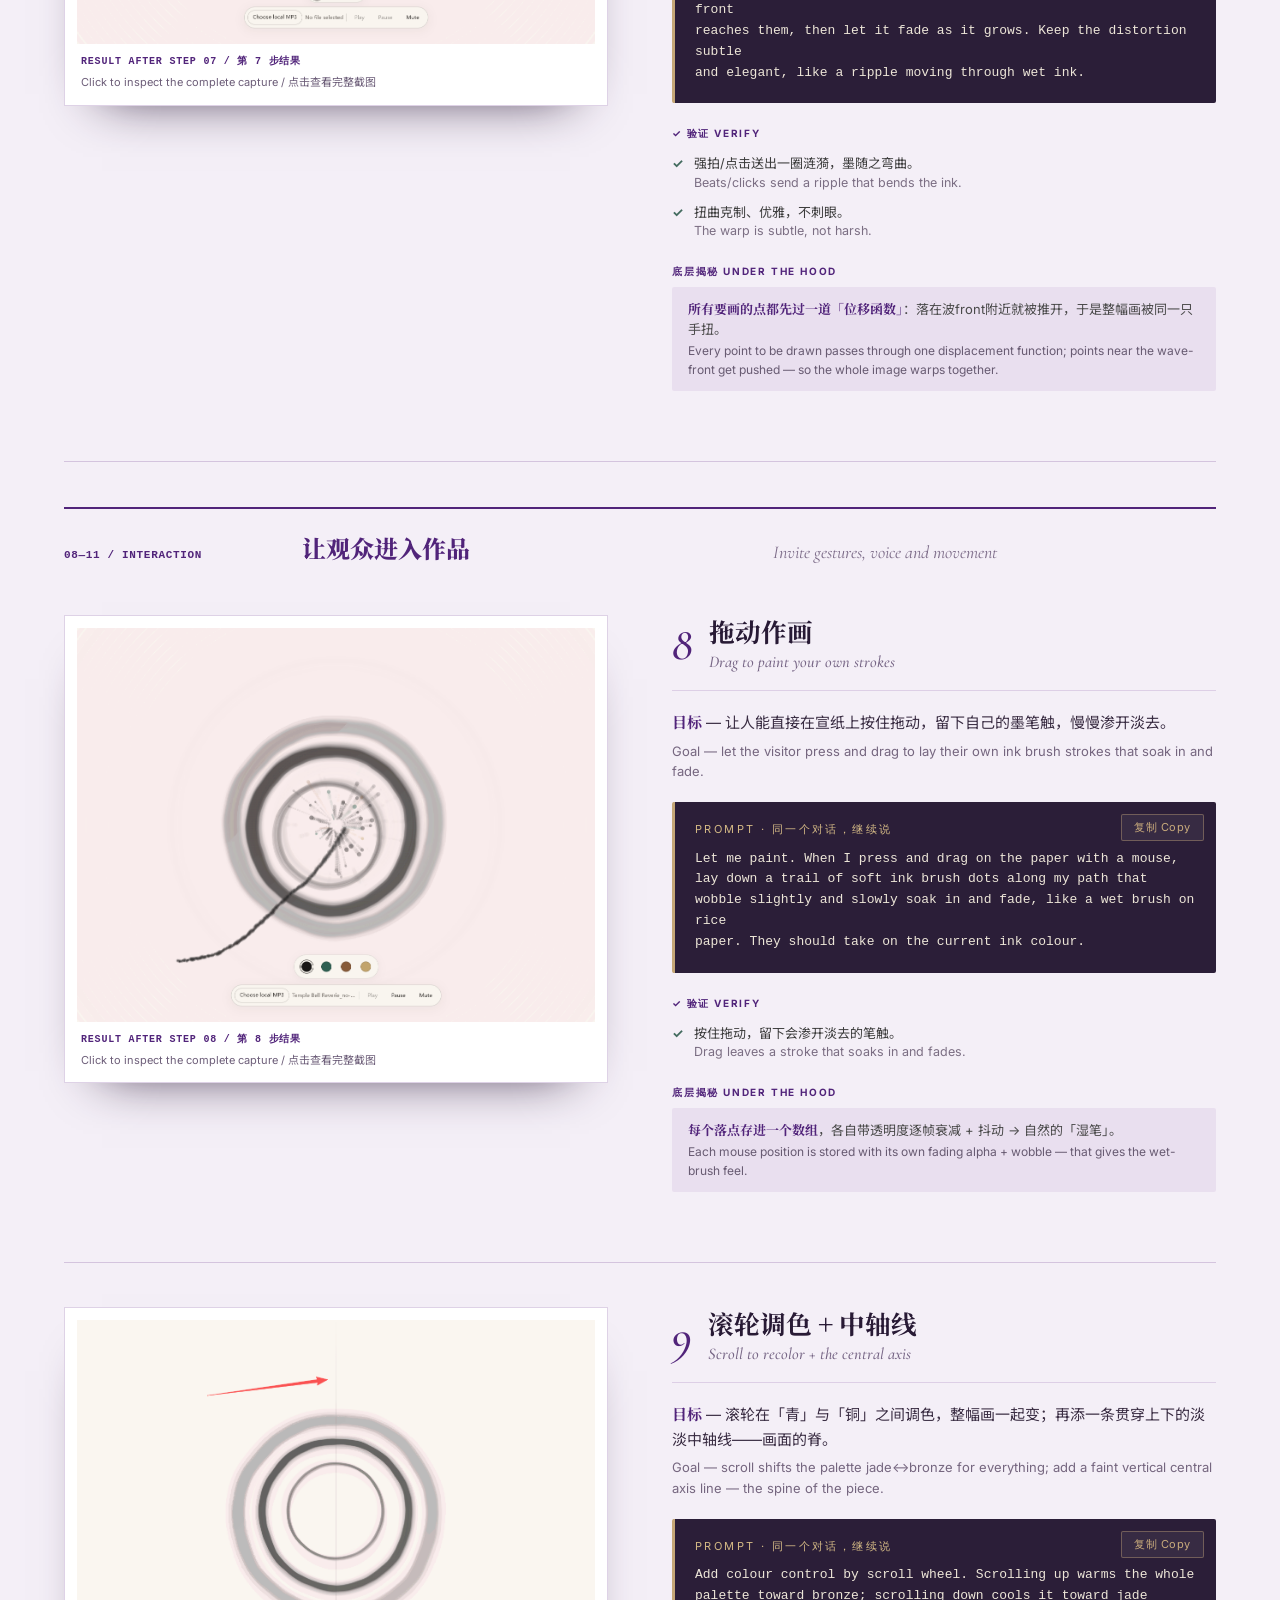
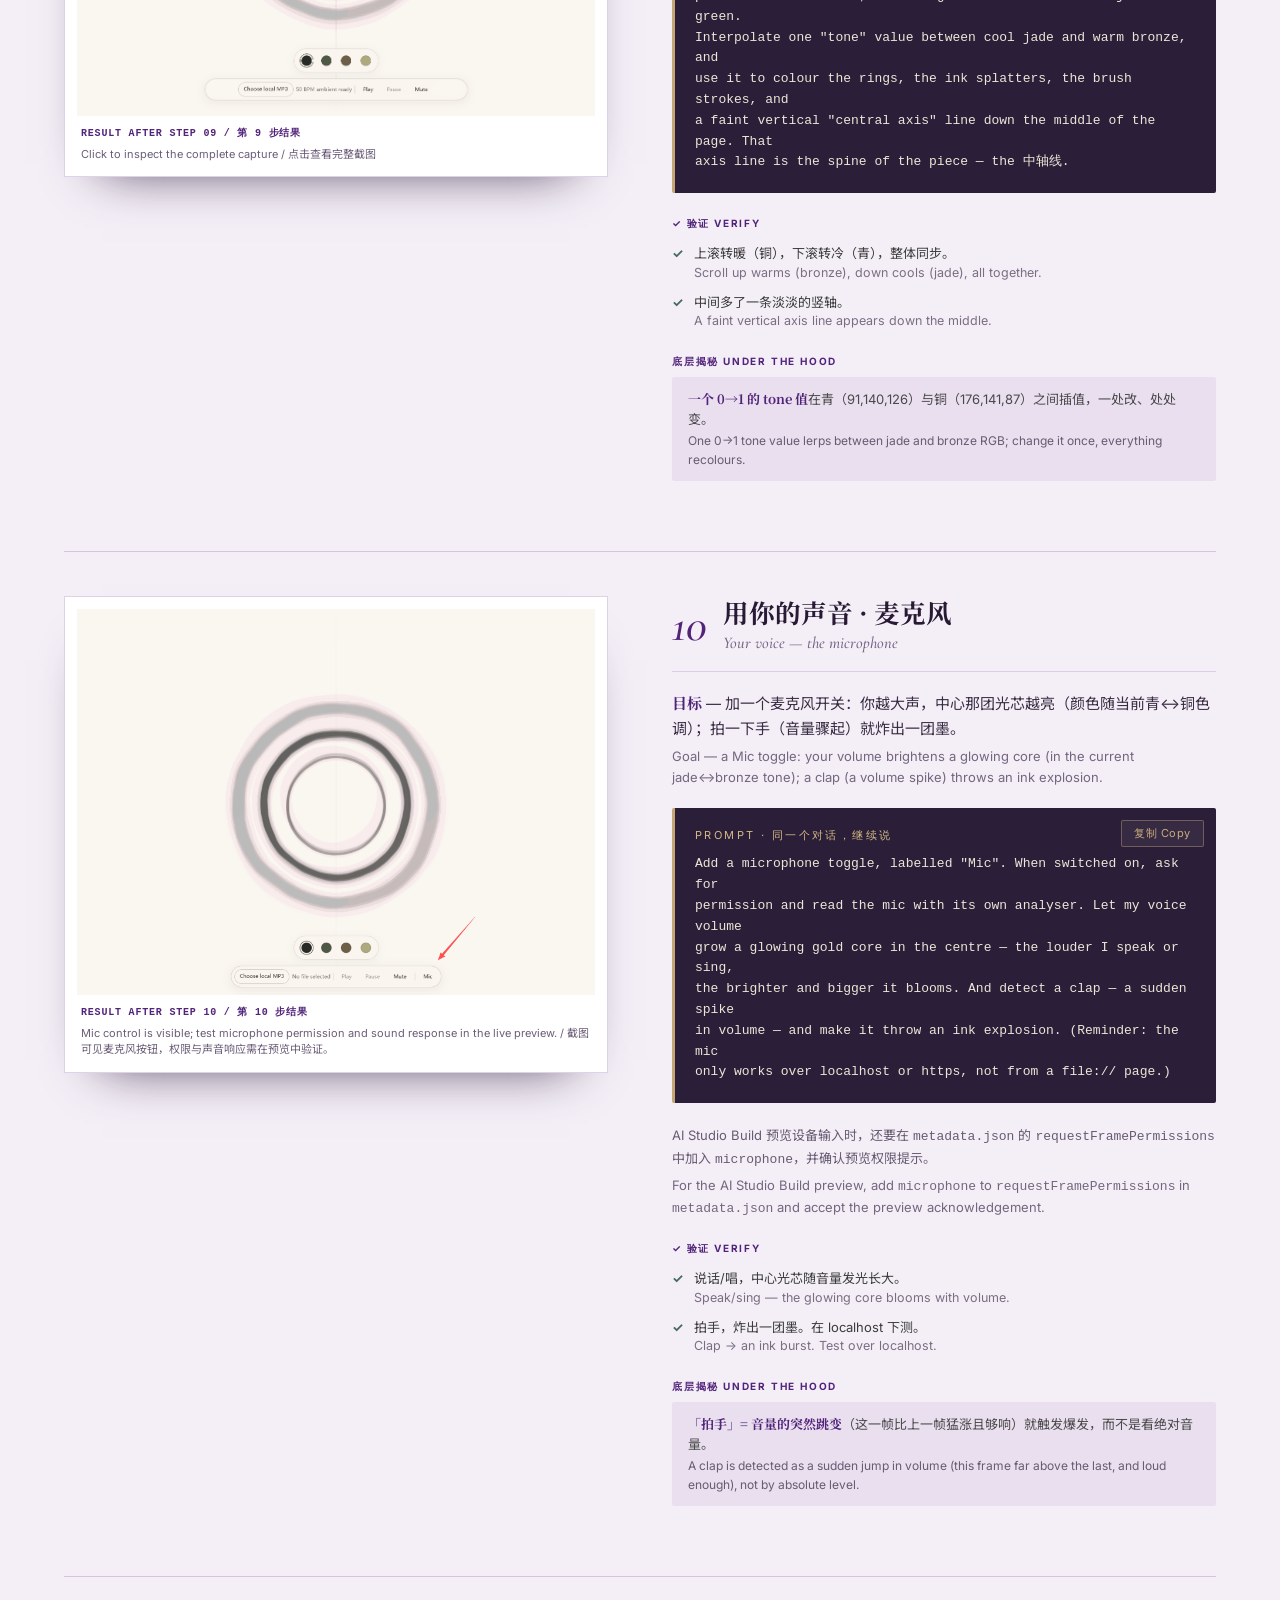
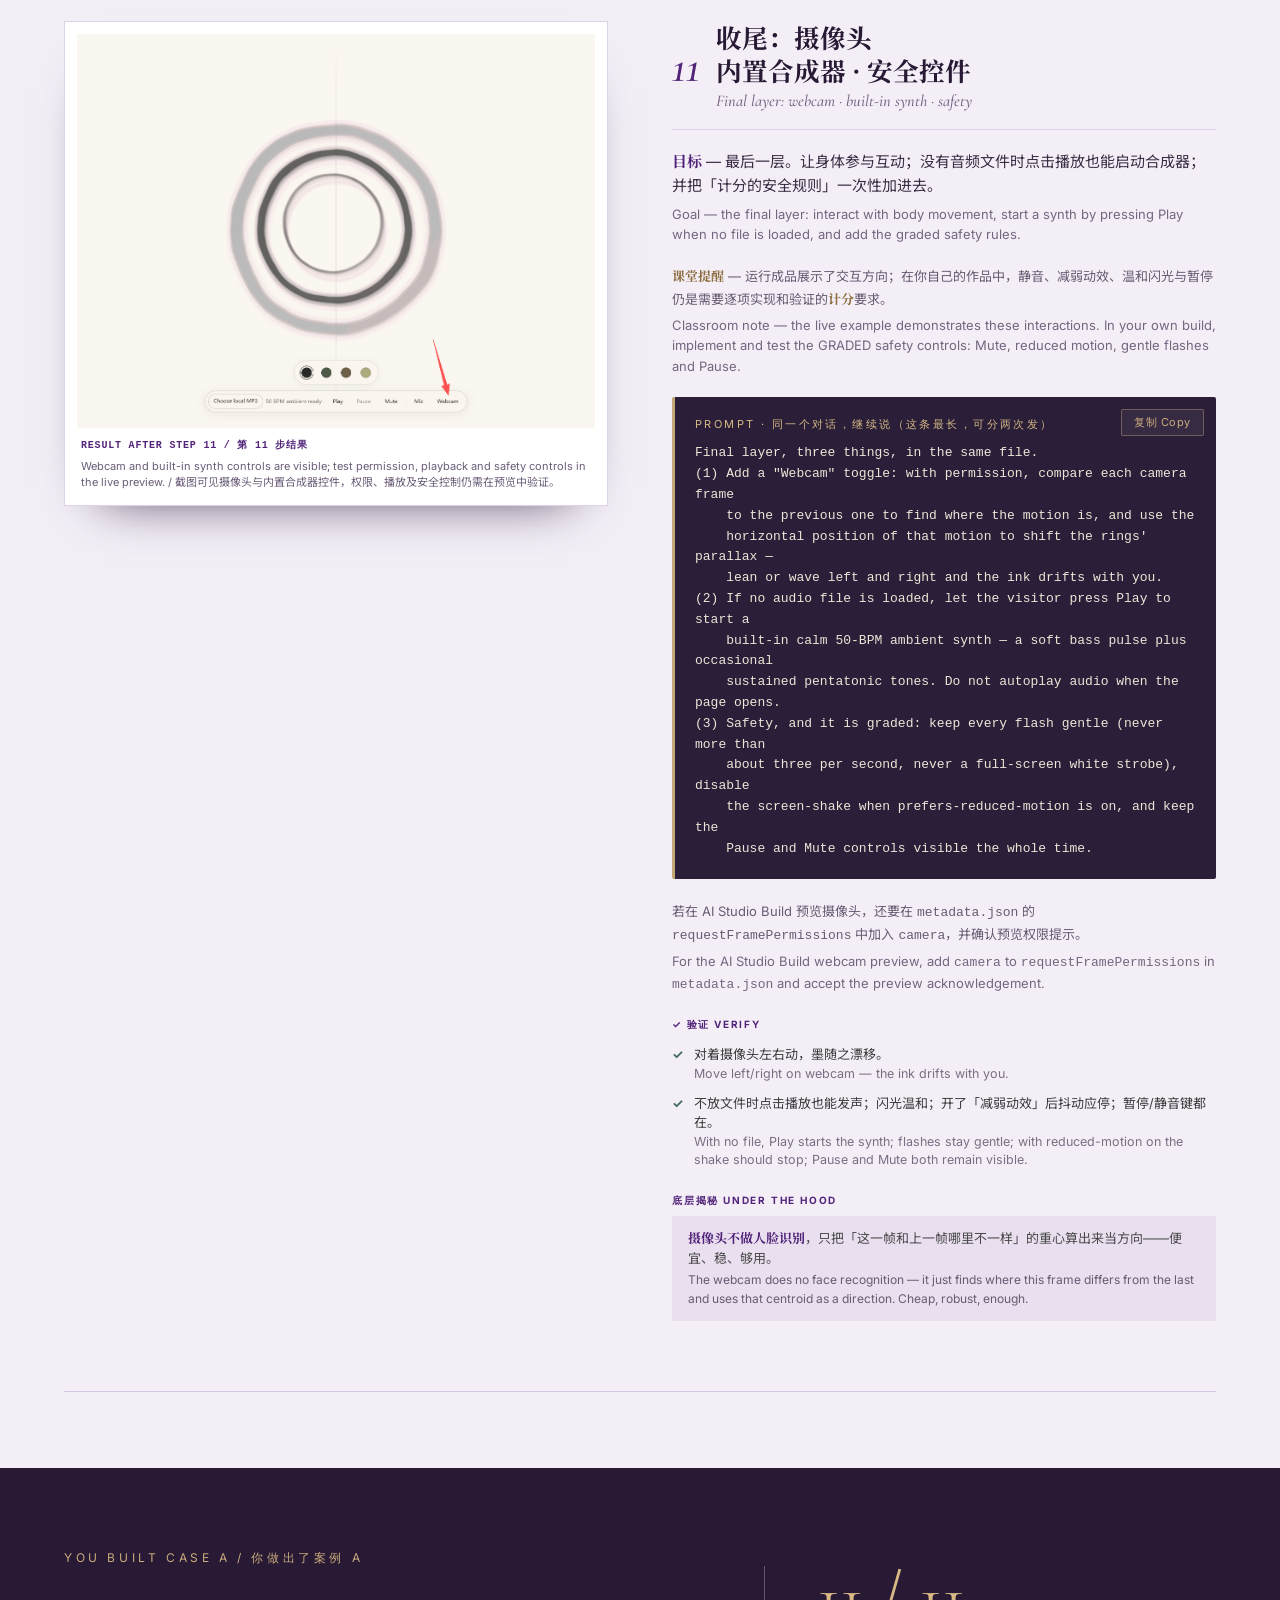
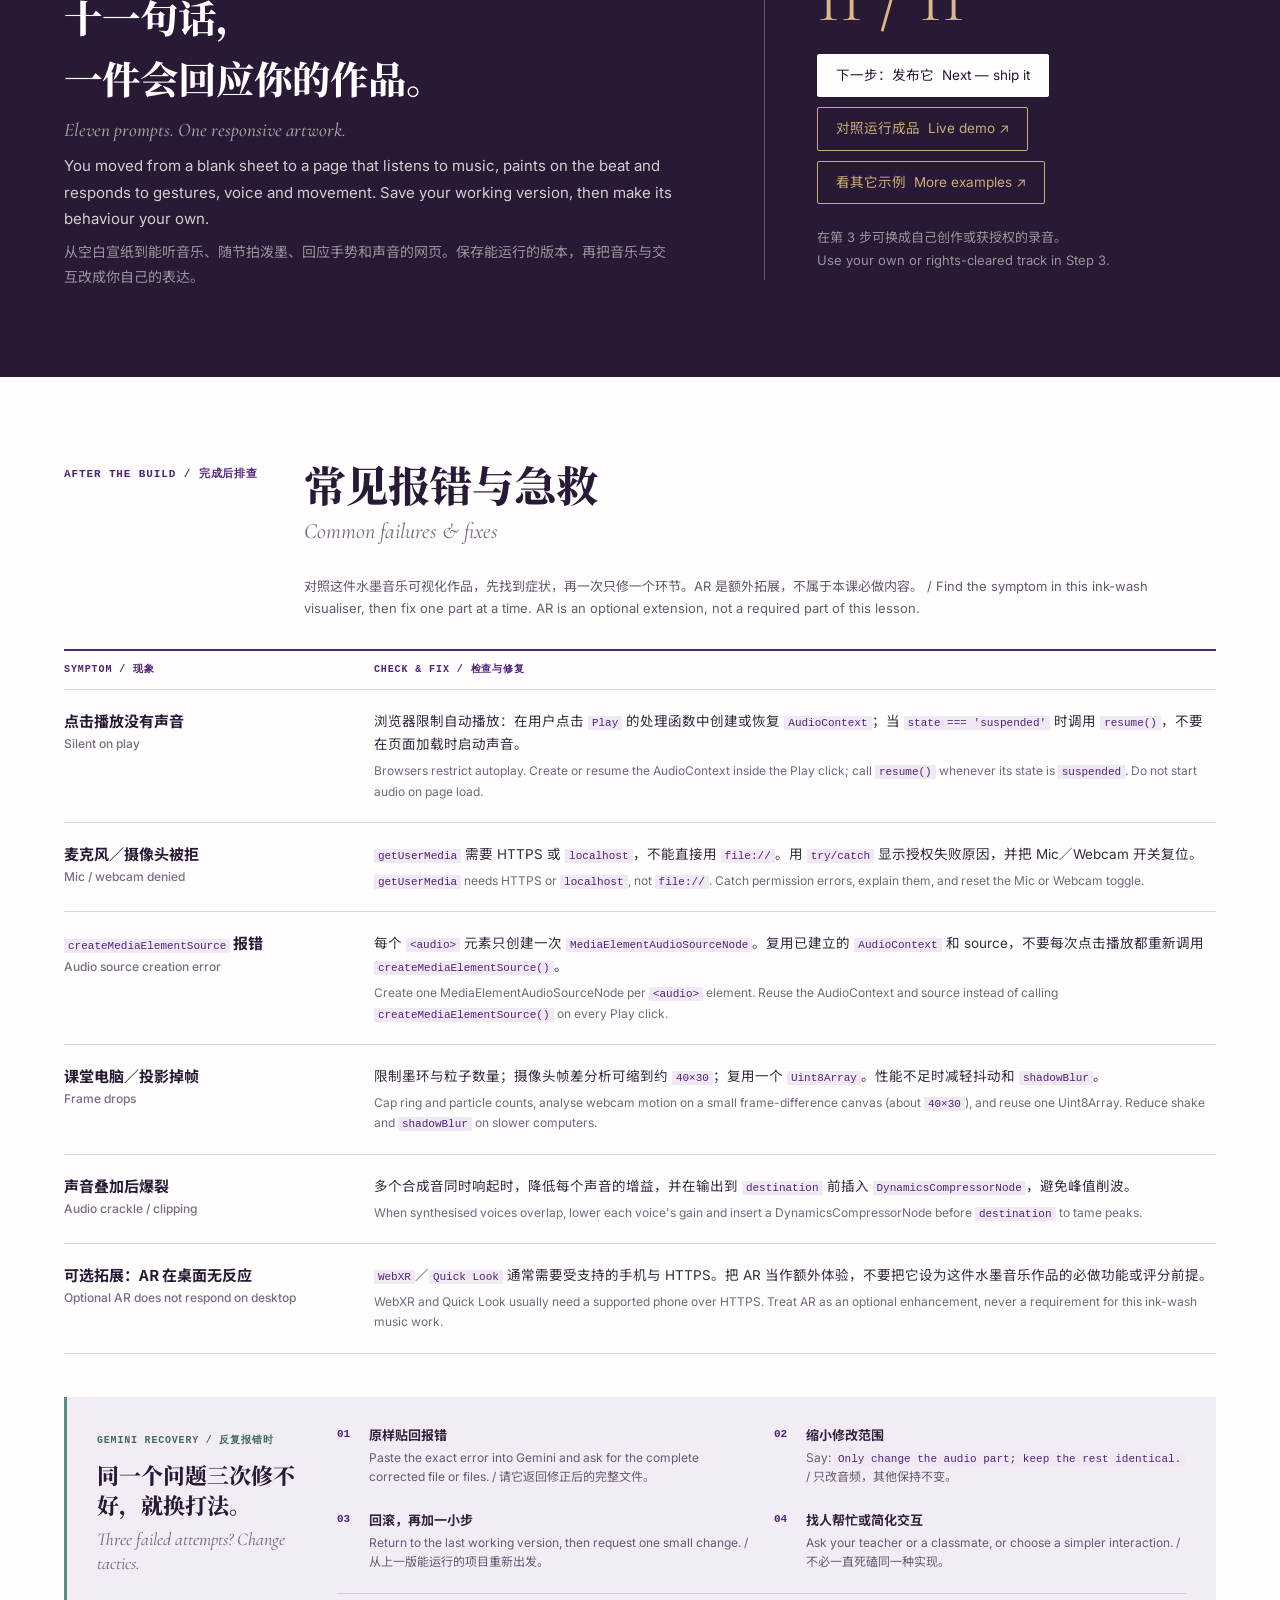
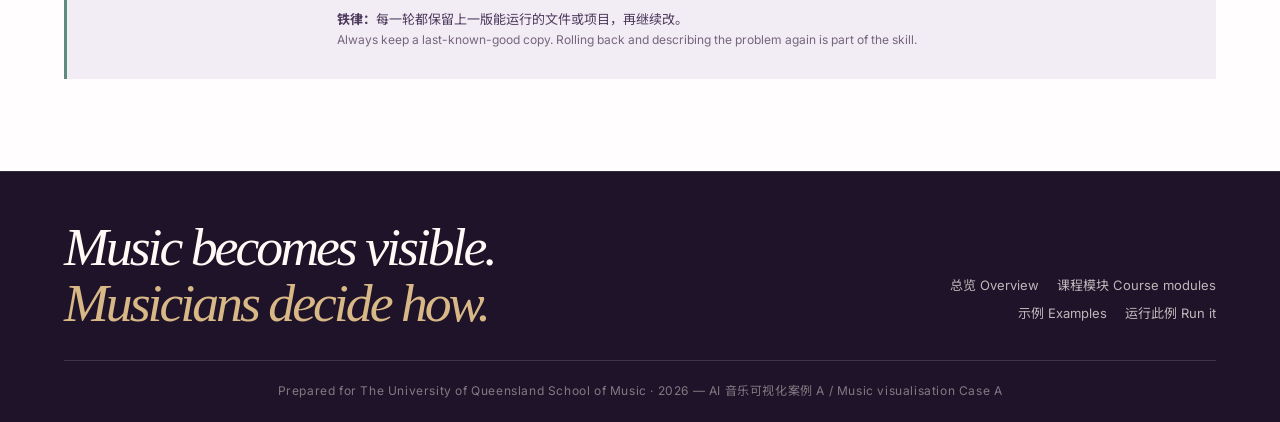
<file: queensland-study-tour/build-sumi-e-results.html>
<!DOCTYPE html>
<html lang="zh-CN">
<head>
<meta charset="UTF-8" />
<meta name="viewport" content="width=device-width, initial-scale=1.0" />
<meta name="theme-color" content="#1A1A1A" />
<meta name="robots" content="index, follow" />

<title>水墨音乐可视化 · 11 步结果对照 | UQ School of Music</title>
<meta name="description" content="11 步水墨音乐可视化图文对照：每一步的提示词、验证方法与阶段结果截图并排呈现。A desktop visual guide pairing all 11 Sumi-e visualiser prompts with their stage screenshots." />
<meta name="author" content="Faculty of International Media, CUC" />

<meta property="og:type" content="article" />
<meta property="og:site_name" content="灵境工坊 · Miracle Craft Workshop" />
<meta property="og:title" content="水墨音乐可视化 · 11 步结果对照" />
<meta property="og:description" content="11 步提示词与验证，全部 11 步结果截图并排对照。" />
<meta property="og:locale" content="zh_CN" />

<link rel="icon" type="image/svg+xml" href="data:image/svg+xml;utf8,<svg xmlns='http://www.w3.org/2000/svg' viewBox='0 0 64 64'><rect width='64' height='64' rx='12' fill='%23FAF6F0'/><path d='M32 12 C34 24, 40 30, 52 32 C40 34, 34 40, 32 52 C30 40, 24 34, 12 32 C24 30, 30 24, 32 12 Z' fill='%23B08D57'/></svg>" />

<link rel="preconnect" href="https://fonts.googleapis.com" />
<link rel="preconnect" href="https://fonts.gstatic.com" crossorigin />
<link href="https://fonts.googleapis.com/css2?family=Noto+Serif+SC:wght@400;600;800&family=Noto+Sans+SC:wght@300;400;500&family=Cormorant+Garamond:wght@300;400;500;600;700&family=Inter:wght@300;400;500;600&display=swap" rel="stylesheet" />

<style>
  /* ============ Reset & tokens (shared with the rest of the site) ============ */
  *, *::before, *::after { box-sizing: border-box; margin: 0; padding: 0; }
  html { scroll-behavior: smooth; -webkit-text-size-adjust: 100%; scroll-padding-top: 80px; }

  :root {
    --ink: #1A1A1A; --ink-2: #2C2724;
    --paper: #FAF6F0; --paper-2: #F2EBDE; --paper-3: #ECE2D0;
    --bronze: #B08D57; --bronze-d: #8C6D3F; --bronze-l: #C9AB7C;
    --jade: #5B8C7E; --jade-d: #436B5F;
    --mute: #8B847B; --line: #D9D2C4;
    --serif-en: "Cormorant Garamond", "Georgia", serif;
    --serif-cn: "Noto Serif SC", "Songti SC", "STSong", serif;
    --sans-en:  "Inter", -apple-system, BlinkMacSystemFont, "Helvetica Neue", sans-serif;
    --sans-cn:  "Noto Sans SC", "PingFang SC", "Heiti SC", sans-serif;
    --mono: ui-monospace, "SF Mono", Menlo, Consolas, monospace;
    --w-max: 1180px; --pad-x: clamp(20px, 5vw, 64px);
    --shadow-soft: 0 12px 30px -10px rgba(0, 0, 0, 0.12);
    --shadow-medium: 0 22px 50px -18px rgba(0, 0, 0, 0.18);
  }

  body {
    font-family: var(--sans-en), var(--sans-cn);
    color: var(--ink); background: var(--paper);
    line-height: 1.6; font-weight: 400; overflow-x: hidden;
  }
  body::before {
    content: ''; position: fixed; inset: 0; pointer-events: none; opacity: 0.05; z-index: 1;
    background-image: url("data:image/svg+xml;utf8,<svg xmlns='http://www.w3.org/2000/svg' width='160' height='160'><filter id='n'><feTurbulence type='fractalNoise' baseFrequency='0.85' numOctaves='2'/></filter><rect width='100%' height='100%' filter='url(%23n)'/></svg>");
  }

  .progress { position: fixed; top: 0; left: 0; height: 2px; background: linear-gradient(90deg, var(--bronze), var(--bronze-l)); width: 0%; z-index: 100; transition: width 0.1s linear; }

  /* ============ Top nav ============ */
  .topnav { position: sticky; top: 0; z-index: 50; background: rgba(250,246,240,0.85); backdrop-filter: blur(12px) saturate(120%); -webkit-backdrop-filter: blur(12px) saturate(120%); border-bottom: 1px solid var(--line); }
  .topnav-inner { max-width: var(--w-max); margin: 0 auto; padding: 14px var(--pad-x); display: flex; align-items: center; justify-content: space-between; gap: 24px; }
  .brand { font-family: var(--serif-cn); font-weight: 800; font-size: 18px; letter-spacing: 0.05em; display: flex; align-items: center; gap: 10px; color: var(--ink); text-decoration: none; }
  .brand .mark-icon { width: 22px; height: 22px; display: inline-block; color: var(--bronze); }
  .brand .accent { color: var(--bronze); }
  .nav-links { display: flex; gap: clamp(12px, 2vw, 24px); font-size: 13px; list-style: none; }
  .nav-links a { color: var(--ink); text-decoration: none; opacity: 0.72; transition: opacity 0.2s, color 0.2s; }
  .nav-links a:hover { opacity: 1; color: var(--bronze-d); }
  .nav-links a.home-link { color: var(--bronze-d); font-weight: 500; opacity: 1; }
  @media (max-width: 760px) { .nav-links li.opt { display: none; } }

  /* ============ Layout ============ */
  section { padding: clamp(40px, 6vw, 80px) var(--pad-x); position: relative; z-index: 2; }
  .container { max-width: var(--w-max); margin: 0 auto; }
  .eyebrow { font-family: var(--sans-en); font-size: 12px; letter-spacing: 0.3em; text-transform: uppercase; color: var(--bronze-d); margin-bottom: 18px; }

  /* ============ Hero ============ */
  .hero { padding-top: clamp(48px, 7vw, 96px); padding-bottom: clamp(28px, 4vw, 56px); }
  .hero h1 { font-family: var(--serif-cn); font-weight: 800; font-size: clamp(30px, 5vw, 50px); line-height: 1.2; margin-bottom: 12px; }
  .hero h1 .en { display: block; font-family: var(--serif-en); font-weight: 500; font-style: italic; font-size: 0.5em; color: var(--mute); margin-top: 8px; letter-spacing: 0.01em; }
  .hero .lead { font-size: clamp(15px, 1.6vw, 17px); color: #444; max-width: 740px; margin-bottom: 8px; }
  .hero .lead.cn { color: var(--mute); font-size: 14.5px; max-width: 740px; }
  .hero-actions { display: flex; flex-wrap: wrap; gap: 12px; margin-top: 26px; }
  .pill-link { display: inline-flex; align-items: center; gap: 8px; font-size: 13.5px; text-decoration: none; padding: 10px 18px; border-radius: 100px; border: 1px solid var(--bronze); color: var(--bronze-d); transition: background 0.2s, color 0.2s, transform 0.2s; }
  .pill-link:hover { background: var(--bronze); color: var(--paper); transform: translateY(-2px); }
  .pill-link.solid { background: var(--ink); color: var(--paper); border-color: var(--ink); }
  .pill-link.solid:hover { background: var(--bronze-d); border-color: var(--bronze-d); }

  /* ============ Prereq / loop note ============ */
  .note-card { background: var(--paper-2); border-left: 3px solid var(--jade); border-radius: 0 12px 12px 0; padding: 20px 24px; margin-top: 30px; }
  .note-card h3 { font-family: var(--serif-cn); font-weight: 700; font-size: 16px; color: var(--jade-d); margin-bottom: 10px; }
  .note-card h3 .en { font-family: var(--serif-en); font-style: italic; font-weight: 400; font-size: 13px; color: var(--mute); margin-left: 8px; }
  .note-card ul { list-style: none; }
  .note-card li { position: relative; padding: 7px 0 7px 24px; font-size: 14px; color: #3c3c3c; line-height: 1.55; border-bottom: 1px dashed var(--line); }
  .note-card li:last-child { border-bottom: none; }
  .note-card li::before { content: '✦'; position: absolute; left: 0; top: 7px; color: var(--bronze); font-size: 12px; }
  .note-card li b { color: var(--bronze-d); font-family: var(--serif-cn); }
  .note-card li .en { color: var(--mute); }
  .note-card code { font-family: var(--mono); font-size: 12.5px; color: var(--bronze-d); background: var(--paper-3); padding: 1px 6px; border-radius: 4px; }
  .loop-line { margin-top: 14px; font-family: var(--serif-en); font-style: italic; font-size: 15px; color: var(--ink); }
  .loop-line b { color: var(--bronze-d); font-style: normal; font-family: var(--sans-cn); font-weight: 600; }

  /* ============ Steps ============ */
  #steps { background: var(--paper-2); }
  .ladder-title { font-family: var(--serif-cn); font-weight: 800; font-size: clamp(22px, 3.2vw, 30px); margin-bottom: 6px; }
  .ladder-title .en { display: block; font-family: var(--serif-en); font-style: italic; font-weight: 500; font-size: 0.52em; color: var(--mute); margin-top: 6px; }
  .ladder-sub { font-size: 14.5px; color: #555; max-width: 720px; margin: 8px 0 36px; }

  .step-list { display: grid; gap: 22px; counter-reset: step; }
  .step { position: relative; background: var(--paper); border: 1px solid var(--line); border-radius: 16px; padding: clamp(22px, 3vw, 30px); transition: box-shadow 0.25s, transform 0.25s; }
  .step:hover { box-shadow: var(--shadow-soft); transform: translateY(-2px); }
  .step-top { display: flex; align-items: flex-start; gap: 16px; margin-bottom: 6px; }
  .step-no { flex-shrink: 0; width: 40px; height: 40px; border-radius: 50%; background: var(--ink); color: var(--paper); font-family: var(--serif-en); font-style: italic; font-size: 17px; display: flex; align-items: center; justify-content: center; box-shadow: var(--shadow-soft); }
  .step-h h3 { font-family: var(--serif-cn); font-weight: 700; font-size: 19px; line-height: 1.3; }
  .step-h h3 .en { display: block; font-family: var(--serif-en); font-style: italic; font-weight: 500; font-size: 0.74em; color: var(--mute); margin-top: 2px; }
  .step .goal { font-size: 14.5px; color: #3c3c3c; line-height: 1.6; margin: 12px 0 4px; }
  .step .goal b { font-family: var(--serif-cn); color: var(--bronze-d); }
  .step .goal .en { display: block; color: var(--mute); font-size: 13.5px; margin-top: 2px; }

  /* prompt box (matches courses.html) */
  .prompt-box { position: relative; background: var(--ink-2); color: #EDE6D8; border-radius: 10px; padding: 16px 18px 18px 20px; margin: 16px 0 14px; border-left: 3px solid var(--bronze); overflow: hidden; }
  .prompt-box .plabel { display: block; font-family: var(--sans-en); font-size: 10px; letter-spacing: 0.22em; text-transform: uppercase; color: var(--bronze-l); margin-bottom: 10px; padding-right: 84px; }
  .prompt-box pre { font-family: var(--mono); font-size: 12.5px; line-height: 1.62; white-space: pre-wrap; word-break: break-word; color: #EDE6D8; }
  .copy-btn { position: absolute; top: 12px; right: 12px; font-family: var(--sans-en); font-size: 11px; letter-spacing: 0.05em; color: var(--bronze-l); background: rgba(255,255,255,0.06); border: 1px solid rgba(201,171,124,0.4); border-radius: 100px; padding: 5px 12px; cursor: pointer; transition: background 0.2s, color 0.2s; }
  .copy-btn:hover { background: var(--bronze); color: var(--ink); border-color: var(--bronze); }

  /* verify + under-the-hood */
  .step-grid { display: grid; grid-template-columns: 1fr 1fr; gap: 18px; margin-top: 6px; }
  @media (max-width: 680px) { .step-grid { grid-template-columns: 1fr; } }
  .cell .h { font-family: var(--sans-en); font-size: 10.5px; letter-spacing: 0.18em; text-transform: uppercase; color: var(--bronze-d); margin-bottom: 8px; display: flex; align-items: center; gap: 6px; }
  .verify ul { list-style: none; }
  .verify li { position: relative; padding: 5px 0 5px 22px; font-size: 13.5px; color: #3c3c3c; line-height: 1.5; }
  .verify li::before { content: '✓'; position: absolute; left: 0; top: 5px; color: var(--jade-d); font-weight: 700; }
  .verify li .en { display: block; color: var(--mute); font-size: 12.5px; }
  .under { background: var(--paper-2); border-radius: 10px; padding: 12px 16px; font-size: 13px; color: #4a4a4a; line-height: 1.55; }
  .under b { font-family: var(--serif-cn); color: var(--bronze-d); }
  .under .en { display: block; color: var(--mute); font-size: 12px; margin-top: 3px; }
  .under code { font-family: var(--mono); font-size: 11.5px; color: var(--bronze-d); }

  /* ============ Closing ============ */
  #closing { background: var(--ink); color: var(--paper); }
  #closing .eyebrow { color: var(--bronze-l); }
  #closing h2 { font-family: var(--serif-cn); font-weight: 800; font-size: clamp(24px, 3.4vw, 34px); margin-bottom: 8px; }
  #closing h2 .en { display: block; font-family: var(--serif-en); font-style: italic; font-weight: 500; font-size: 0.5em; color: rgba(250,246,240,0.6); margin-top: 6px; }
  #closing p { color: rgba(250,246,240,0.82); font-size: 15px; max-width: 720px; line-height: 1.75; margin-bottom: 8px; }
  #closing p.cn { color: rgba(250,246,240,0.55); font-size: 14px; }
  #closing .hero-actions { margin-top: 28px; }
  #closing .pill-link { border-color: var(--bronze-l); color: var(--bronze-l); }
  #closing .pill-link:hover { background: var(--bronze-l); color: var(--ink); }
  #closing .pill-link.solid { background: var(--paper); color: var(--ink); border-color: var(--paper); }
  #closing .pill-link.solid:hover { background: var(--bronze-l); border-color: var(--bronze-l); }

  /* ============ Footer ============ */
  footer { background: var(--ink); color: var(--paper); padding: 48px var(--pad-x) 36px; position: relative; z-index: 2; border-top: 1px solid rgba(250,246,240,0.1); }
  .foot-inner { max-width: var(--w-max); margin: 0 auto; display: flex; flex-wrap: wrap; gap: 24px; justify-content: space-between; align-items: baseline; }
  .foot-brand { font-family: var(--serif-cn); font-weight: 800; font-size: 18px; color: var(--paper); letter-spacing: 0.08em; }
  .foot-brand .accent { color: var(--bronze); }
  footer a { color: rgba(250,246,240,0.72); text-decoration: none; transition: color 0.2s; font-size: 13px; }
  footer a:hover { color: var(--bronze-l); }
  .foot-bottom { max-width: var(--w-max); margin: 28px auto 0; padding-top: 20px; border-top: 1px solid rgba(250,246,240,0.15); font-size: 12px; color: rgba(250,246,240,0.45); text-align: center; letter-spacing: 0.05em; }

  /* ============ Reveal / motion ============ */
  .reveal { opacity: 0; transform: translateY(22px); transition: opacity 0.7s ease, transform 0.7s ease; }
  .reveal.in { opacity: 1; transform: translateY(0); }
  @media (prefers-reduced-motion: reduce) { *, *::before, *::after { animation-duration: 0.01ms !important; transition-duration: 0.01ms !important; } .reveal { opacity: 1; transform: none; } }
  @media print { .topnav, .progress, footer { display: none; } body { background: white; } body::before { display: none; } .step, .note-card { page-break-inside: avoid; } .prompt-box { background: #f4efe6; color: #1A1A1A; } .prompt-box pre, .prompt-box .plabel { color: #1A1A1A; } .copy-btn { display: none; } }

/* UQ teaching edition context; source credits and lesson content remain below. */
.uq-context-bar {
  box-sizing: border-box; min-height: 44px; padding: 6px clamp(12px, 3vw, 28px);
  display: flex; align-items: center; justify-content: space-between; gap: 12px;
  background: #fff; color: #32135c; border-bottom: 1px solid #e7e0ee;
  font: 500 12px/1.35 system-ui, -apple-system, "Segoe UI", sans-serif;
  letter-spacing: 0; text-align: left;
}
.uq-context-bar .uq-context-identity { display: flex; align-items: center; gap: 14px; min-width: 0; }
.uq-context-bar img { display: block; width: auto; height: 26px; max-width: none; flex: none; }
.uq-context-bar .cuc-logo { filter: invert(1); }
.uq-context-bar .uq-context-label { display: block; min-width: 0; }
.uq-context-bar a { color: #32135c; flex: none; text-decoration: underline; text-underline-offset: 3px; white-space: nowrap; }
.uq-context-bar a:hover { color: #60389c; }
.uq-context-bar a:focus-visible { outline: 2px solid #60389c; outline-offset: 3px; }
@media (max-width: 620px) {
  .uq-context-bar { flex-wrap: wrap; gap: 4px 8px; font-size: 10px; min-height: 52px; }
  .uq-context-bar .uq-context-identity { flex: 1 1 100%; gap: 8px; }
  .uq-context-bar img { height: 18px; }
  .uq-context-bar a { font-size: 10px; margin-left: auto; }
}


.uq-adaptation { box-sizing: border-box; max-width: 1180px; margin: 16px auto; padding: 11px 16px; border-left: 3px solid #51247a; background: #f4eef8; color: #35264a; font: 13px/1.65 system-ui, -apple-system, "Segoe UI", sans-serif; }
.uq-adaptation strong { color: #32135c; }
.uq-adaptation code { overflow-wrap: anywhere; }
@media (max-width: 1220px) { .uq-adaptation { margin-left: 18px; margin-right: 18px; } }

/* UQ classroom atlas: one teaching page, full uncropped evidence, no duplicate lesson route. */
.results-page { --ink:#271733; --ink-2:#2b1c39; --paper:#fffdfd; --paper-2:#f2ecf5; --paper-3:#e9e0ef; --line:#d9cce3; --mute:#685b72; --w-max:1380px; --pad-x:clamp(28px,5vw,78px); }
.results-page .lesson-header { position:sticky; top:0; z-index:80; background:rgba(255,253,255,.96); border-bottom:1px solid #ded4e6; backdrop-filter:blur(16px); -webkit-backdrop-filter:blur(16px); }
.results-page .lesson-header-inner { max-width:1500px; margin:auto; padding:13px var(--pad-x); display:flex; align-items:center; justify-content:space-between; gap:30px; }
.results-page .school-lockup { display:flex; align-items:center; gap:17px; min-width:0; color:#281a35; text-decoration:none; }
.results-page .school-lockup img { display:block; width:auto; height:38px; flex:none; }
.results-page .school-lockup img.cuc-logo { filter:invert(1); }
@media (max-width:600px) { .results-page .school-lockup { gap:9px; } .results-page .school-lockup img { height:28px; } .results-page .school-course { display:none; } }
.results-page .school-course { display:flex; flex-direction:column; justify-content:center; gap:2px; padding-left:17px; border-left:1px solid #d6c8df; white-space:nowrap; }
.results-page .school-course strong { font:700 13px/1.3 var(--sans-en),var(--sans-cn); }
.results-page .school-course small { color:#765c88; font:600 9px/1.4 var(--mono); letter-spacing:.07em; }
.results-page .lesson-nav { display:flex; align-items:center; gap:clamp(15px,2vw,32px); white-space:nowrap; }
.results-page .lesson-nav a { color:#3a2946; text-decoration:none; font:600 12px/1.3 var(--sans-cn); border-bottom:1px solid transparent; padding-bottom:3px; }
.results-page .lesson-nav a span { color:#836c92; font:500 11px var(--sans-en); margin-left:2px; }
.results-page .lesson-nav a:hover { color:#51247a; border-color:#51247a; }
.results-page .hero { color:#fff; background:radial-gradient(circle at 83% 43%,#463057 0,#2c1b3e 38%,#23142f 76%); padding-top:clamp(56px,6vw,92px); padding-bottom:clamp(56px,6vw,92px); overflow:hidden; }
.results-page .hero-layout { display:grid; grid-template-columns:minmax(0,1.08fr) minmax(320px,.92fr); gap:clamp(40px,6vw,90px); align-items:center; min-height:560px; }
.results-page .hero-copy { position:relative; z-index:2; }
.results-page .hero .eyebrow { color:#d7b988; font:700 11px/1.4 var(--mono); letter-spacing:.17em; margin-bottom:23px; }
.results-page .hero h1 { font-family:var(--serif-cn); font-size:clamp(37px,4.3vw,67px); line-height:1.24; font-weight:800; margin-bottom:28px; letter-spacing:-.025em; }
.results-page .hero h1 em { color:#d9b985; font-style:normal; }
.results-page .hero h1 .en { color:#d9cbe3; font-size:clamp(19px,1.9vw,26px); line-height:1.23; margin-top:23px; max-width:540px; }
.results-page .hero .lead { color:#f1eaf4; font-size:16px; line-height:1.85; max-width:640px; margin-bottom:9px; }
.results-page .hero .lead.cn { color:#cabed3; font-size:14px; line-height:1.75; max-width:640px; }
.results-page .hero-actions { margin-top:29px; gap:12px; }
.results-page .hero .pill-link { border-radius:3px; border-color:#b8a0c9; color:#f7f1fb; padding:12px 16px; font-weight:600; }
.results-page .hero .pill-link span { font-weight:400; font-size:12px; opacity:.85; }
.results-page .hero .pill-link.solid { background:#fff9f2; color:#291835; border-color:#fff9f2; }
.results-page .hero .pill-link:hover { background:#d9b985; border-color:#d9b985; color:#251536; }
.results-page .hero-proof { border-top:1px solid #6c597a; padding-top:20px; margin-top:38px; color:#c9b6d4; font:600 12px/1.5 var(--mono); letter-spacing:.04em; }
.results-page .hero-art { position:relative; height:520px; min-width:0; }
.results-page .hero-art::before { content:""; position:absolute; inset:2% 6% 7% 4%; border:1px solid rgba(219,190,228,.28); border-radius:50%; transform:rotate(-18deg); }
.results-page .hero-art::after { content:""; position:absolute; left:47%; top:-8%; height:115%; border-left:1px dashed rgba(217,185,133,.35); }
.results-page .hero-preview { position:absolute; padding:8px 8px 0; background:#fffdfb; box-shadow:0 28px 65px rgba(0,0,0,.24); }
.results-page .hero-preview img { display:block; width:100%; height:auto; }
.results-page .hero-preview figcaption { display:flex; gap:12px; align-items:center; color:#51247a; padding:8px 5px 10px; font:700 13px var(--mono); }
.results-page .hero-preview figcaption span { color:#6f6076; font:600 9px var(--mono); letter-spacing:.08em; }
.results-page .hero-preview-start { width:55%; left:0; top:21%; transform:rotate(-8deg); z-index:1; }
.results-page .hero-preview-finish { width:73%; right:0; top:4%; transform:rotate(5deg); z-index:2; }
.results-page .preflight { background:#fffdfd; padding-top:64px; padding-bottom:64px; }
.results-page .preflight-heading { display:grid; grid-template-columns:210px minmax(0,1fr); align-items:baseline; column-gap:30px; border-bottom:1px solid #d8cbe1; padding-bottom:19px; }
.results-page .preflight-heading span { color:#51247a; font:700 11px var(--mono); letter-spacing:.08em; }
.results-page .preflight-heading h2 { color:#281a36; font:800 clamp(26px,3vw,38px)/1.3 var(--serif-cn); }
.results-page .preflight-heading p { grid-column:2; color:#74677c; font:400 14px var(--sans-en); margin-top:6px; }
.results-page .note-card { background:none; border:0; border-radius:0; padding:0; margin:0; }
.results-page .note-card ul { display:grid; grid-template-columns:repeat(3,minmax(0,1fr)); gap:0; counter-reset:preflight; }
.results-page .note-card li { counter-increment:preflight; padding:58px 22px 26px 0; margin-right:24px; border:0; color:#34283e; font-size:14px; line-height:1.65; }
.results-page .note-card li + li { border-left:1px solid #e1d6e8; padding-left:24px; }
.results-page .note-card li::before { content:counter(preflight,decimal-leading-zero); color:#51247a; top:19px; left:0; font:700 20px var(--serif-en); }
.results-page .note-card li + li::before { left:24px; }
.results-page .note-card li b { color:#51247a; font-family:var(--sans-cn); }
.results-page .note-card li .en { display:block; color:#71657a; font-size:12px; line-height:1.6; margin-top:7px; }
.results-page .note-card code { background:#f1eaf5; color:#51247a; }
.results-page .note-card .loop-line { background:#f0e9f4; color:#2f213b; font:400 14px/1.65 var(--sans-cn); padding:20px 24px 0; margin:0; }
.results-page .note-card .loop-line:first-of-type { border-top:2px solid #51247a; }
.results-page .note-card .loop-line:last-of-type { padding-top:5px; padding-bottom:20px; }
.results-page .note-card .loop-line b { color:#51247a; }
.results-page .uq-adaptation { max-width:none; margin:20px 0 0; padding:0; border:0; background:none; color:#65586f; font-size:12px; line-height:1.65; }
.results-page .uq-adaptation strong { color:#51247a; }
.results-page .uq-adaptation span { display:block; color:#86788e; }
.results-page .creative-brief { display:grid; grid-template-columns:210px minmax(0,1fr); gap:30px; margin-top:38px; padding-top:24px; border-top:2px solid #51247a; }
.results-page .creative-brief-label { color:#51247a; font:700 11px/1.5 var(--mono); letter-spacing:.08em; padding-top:7px; }
.results-page .creative-brief h3 { color:#281a36; font:800 clamp(24px,2.5vw,32px)/1.3 var(--serif-cn); margin-bottom:12px; }
.results-page #creative-brief-title { scroll-margin-top:165px; }
.results-page .creative-brief p { color:#3b2d48; font-size:15px; line-height:1.8; max-width:850px; }
.results-page .creative-brief p[lang="en"] { color:#71657a; font-size:13px; margin-top:7px; }
.results-page #steps { background:#f4eff7; padding-top:82px; }
.results-page #steps .container { max-width:1500px; }
.results-page .ladder-title { color:#271733; font-size:clamp(34px,4vw,50px); }
.results-page .ladder-title .en { font-size:.42em; color:#6d5e78; }
.results-page .ladder-sub { max-width:870px; font-size:15px; color:#4f4359; margin-bottom:32px; line-height:1.75; }
.results-page .stage-index { position:sticky; top:64px; z-index:35; display:flex; align-items:center; flex-wrap:wrap; gap:8px; margin:0 0 38px; padding:11px 16px; border:1px solid #d6c8e1; background:rgba(255,253,255,.96); box-shadow:0 12px 30px -24px #271733; backdrop-filter:blur(12px); }
.results-page .stage-index > span:first-child { color:#51247a; font:700 10px/1.4 var(--mono); letter-spacing:.07em; margin-right:13px; }
.results-page .stage-index a { display:grid; place-items:center; width:36px; height:34px; color:#51247a; background:#f6f1f9; border:1px solid transparent; text-decoration:none; font:700 12px var(--mono); }
.results-page .stage-index a:hover,.results-page .stage-index a:focus-visible,.results-page .stage-index a[aria-current="step"] { background:#51247a; color:#fff; }
.results-page .step-list { display:block; }
.results-page .phase-break { display:grid; grid-template-columns:210px minmax(0,1fr) minmax(0,1fr); align-items:baseline; gap:28px; border-top:2px solid #51247a; padding:21px 0 6px; margin-top:45px; color:#51247a; }
.results-page .phase-break:first-child { margin-top:0; }
.results-page .phase-break span { font:700 11px var(--mono); letter-spacing:.06em; }
.results-page .phase-break strong { font:800 24px var(--serif-cn); }
.results-page .phase-break small { font:italic 18px var(--serif-en); color:#7c6b88; }
.results-page .step { background:transparent; border:0; border-bottom:1px solid #d4c4de; border-radius:0; box-shadow:none; }
.results-page .step:hover { transform:none; box-shadow:none; }
.results-page .step.has-result { display:grid; grid-template-columns:minmax(0,1fr) minmax(0,1fr); gap:clamp(36px,5vw,78px); padding:44px 0 70px; align-items:start; }
.results-page .step-copy { grid-column:2; grid-row:1; min-width:0; }
.results-page .step-top { align-items:center; gap:16px; border-bottom:1px solid #ddcfe6; padding-bottom:17px; margin-bottom:19px; }
.results-page .step-no { width:auto; height:auto; border:0; border-radius:0; background:none; box-shadow:none; color:#51247a; font:500 47px/.9 var(--serif-en); font-style:italic; }
.results-page .step-h h3 { color:#281a35; font-size:clamp(22px,2vw,28px); line-height:1.28; }
.results-page .step-h h3 .en { font-size:.64em; color:#766585; margin-top:4px; }
.results-page .step .goal { font-size:15px; line-height:1.65; color:#3a2d43; margin:0 0 21px; }
.results-page .step .goal b { color:#51247a; }
.results-page .step .goal .en { color:#75667f; font-size:13px; line-height:1.55; margin-top:5px; }
.results-page .prompt-box { background:#2b1e38; border-left:3px solid #c5a776; border-radius:2px; padding:19px 20px 20px; margin:0 0 22px; }
.results-page .prompt-box .plabel { color:#d4b985; font-size:11px; }
.results-page .prompt-box pre { font-size:13px; line-height:1.6; }
.results-page .copy-btn { border-radius:2px; font-size:11px; }
.results-page .step.has-result .step-grid { grid-template-columns:1fr; gap:17px; }
.results-page .cell .h { color:#51247a; font-size:10px; font-weight:700; }
.results-page .verify li { font-size:13px; }
.results-page .verify li .en { color:#7b6e83; }
.results-page .under { background:#e9dfef; border-radius:2px; }
.results-page .under b { color:#51247a; }
.results-page .step-result { grid-column:1; grid-row:1; position:sticky; top:154px; align-self:start; min-width:0; margin:0; padding:12px 12px 0; background:#fff; border:1px solid #ded2e6; box-shadow:0 26px 52px -38px #291835; }
.results-page .step-result a { display:block; background:#faf6f0; line-height:0; }
.results-page .step-result a:focus-visible { outline:3px solid #51247a; outline-offset:4px; }
.results-page .step-result img { display:block; width:100%; height:auto; max-height:650px; object-fit:contain; }
.results-page .step-result figcaption { display:flex; flex-wrap:wrap; align-items:baseline; justify-content:space-between; gap:5px 12px; padding:11px 4px 14px; }
.results-page .step-result figcaption span { color:#51247a; font:700 10px/1.4 var(--mono); letter-spacing:.08em; }
.results-page .step-result figcaption small { color:#6c5d78; font-size:11px; line-height:1.5; }
.results-page #closing { padding-top:80px; padding-bottom:80px; background:#281934; }
.results-page .closing-layout { display:grid; grid-template-columns:minmax(0,1.15fr) minmax(260px,.85fr); gap:clamp(48px,7vw,110px); align-items:center; }
.results-page #closing h2 { font-size:clamp(28px,3vw,42px); }
.results-page #closing .closing-side { border-left:1px solid #665375; padding-left:clamp(28px,4vw,56px); }
.results-page .closing-count { display:block; color:#d8b985; font:400 70px/.9 var(--serif-en); margin-bottom:25px; }
.results-page #closing .hero-actions { display:flex; flex-direction:column; align-items:flex-start; gap:10px; margin-top:0; }
.results-page #closing .pill-link { border-radius:2px; }
.results-page #troubleshooting { background:#fffdfd; padding-top:82px; padding-bottom:92px; scroll-margin-top:76px; }
.results-page .troubleshooting-heading { display:grid; grid-template-columns:210px minmax(0,1fr); gap:30px; align-items:start; margin-bottom:30px; }
.results-page .troubleshooting-heading .eyebrow { grid-column:1; color:#51247a; font:700 11px/1.5 var(--mono); letter-spacing:.08em; margin:7px 0 0; }
.results-page .troubleshooting-heading h2 { grid-column:2; color:#281a36; font:800 clamp(30px,3.3vw,44px)/1.2 var(--serif-cn); }
.results-page .troubleshooting-heading h2 span { display:block; color:#75667f; font:italic 22px/1.3 var(--serif-en); margin-top:7px; }
.results-page .troubleshooting-heading p { grid-column:2; max-width:850px; color:#65586f; font-size:13px; line-height:1.7; }
.results-page .failure-head,.results-page .failure-row { display:grid; grid-template-columns:minmax(230px,.33fr) minmax(0,1fr); gap:32px; }
.results-page .failure-head { padding:12px 0; border-top:2px solid #51247a; color:#51247a; font:700 10px/1.4 var(--mono); letter-spacing:.09em; }
.results-page .failure-list { margin:0; }
.results-page .failure-row { padding:20px 0; border-top:1px solid #ded2e6; }
.results-page .failure-row:last-child { border-bottom:1px solid #ded2e6; }
.results-page .failure-row dt { color:#281a36; font:700 15px/1.45 var(--sans-cn); }
.results-page .failure-row dt span { display:block; color:#7a6b84; font:500 12px/1.5 var(--sans-en); margin-top:3px; }
.results-page .failure-row dd { min-width:0; color:#372a41; font-size:13.5px; line-height:1.7; }
.results-page .failure-row dd p + p { color:#74677d; font-size:12px; margin-top:5px; }
.results-page .failure-row code,.results-page .escalation code { padding:1px 4px; background:#f0e9f4; color:#51247a; font:11px/1.5 var(--mono); overflow-wrap:anywhere; }
.results-page .escalation { display:grid; grid-template-columns:210px minmax(0,1fr); gap:18px 30px; margin-top:43px; padding:28px 30px 30px; border-left:3px solid #5b8c7e; background:#f2ecf5; }
.results-page .escalation-label { color:#436b5f; font:700 10px/1.5 var(--mono); letter-spacing:.08em; }
.results-page .escalation h3 { color:#281a36; font:800 22px/1.35 var(--serif-cn); margin-top:10px; }
.results-page .escalation h3 span { display:block; color:#71627b; font:italic 18px/1.35 var(--serif-en); margin-top:7px; }
.results-page .escalation ol { display:grid; grid-template-columns:repeat(2,minmax(0,1fr)); gap:19px 25px; margin:0; padding:0; list-style:none; counter-reset:recovery; }
.results-page .escalation li { position:relative; counter-increment:recovery; min-width:0; padding-left:32px; }
.results-page .escalation li::before { content:counter(recovery,decimal-leading-zero); position:absolute; left:0; top:1px; color:#51247a; font:700 11px/1.5 var(--mono); }
.results-page .escalation li strong { display:block; color:#34233f; font:700 13px/1.5 var(--sans-cn); }
.results-page .escalation li p { color:#695a73; font-size:12px; line-height:1.55; margin-top:5px; }
.results-page .escalation-rule { grid-column:2; padding-top:15px; border-top:1px solid #d8c9e3; color:#4d3a5c; font-size:13px; line-height:1.6; }
.results-page .escalation-rule span { display:block; color:#74677d; font-size:12px; }
.results-page footer { background:#1f1329; }
.results-page .foot-inner { display:grid; grid-template-columns:minmax(0,1fr) 270px; align-items:end; gap:40px; }
.results-page .foot-brand { color:#fffaf5; font:italic 400 clamp(42px,4.2vw,62px)/1.04 Georgia,"Times New Roman",serif; letter-spacing:-.056em; white-space:nowrap; }
.results-page .foot-brand em { display:block; color:#d8b886; font-weight:400; }
.results-page .foot-links { display:flex; justify-content:flex-end; flex-wrap:wrap; gap:8px 18px; padding-bottom:8px; text-align:right; }
.results-page .copy-btn:focus-visible,.results-page .pill-link:focus-visible,.results-page .lesson-nav a:focus-visible,.results-page .school-lockup:focus-visible { outline:3px solid #a77ac9; outline-offset:3px; }
.results-page [id^="step-"] { scroll-margin-top:152px; }
@media (max-width:1050px) { .results-page .school-course small { display:none; } .results-page .lesson-nav a span { display:none; } .results-page .hero-layout { gap:36px; grid-template-columns:minmax(0,1fr) minmax(280px,.8fr); } .results-page .hero-art { height:400px; } .results-page .step.has-result { gap:28px; } }
@media (max-width:760px) { .results-page .lesson-header-inner { flex-wrap:wrap; } .results-page .hero-layout,.results-page .step.has-result,.results-page .closing-layout { grid-template-columns:1fr; } .results-page .hero-art { height:420px; } .results-page .note-card ul { grid-template-columns:1fr; } .results-page .note-card li,.results-page .note-card li + li { border-left:0; border-top:1px solid #e1d6e8; margin:0; padding:52px 0 20px; } .results-page .note-card li + li::before { left:0; } .results-page .step-copy,.results-page .step-result { grid-column:1; } .results-page .step-result { grid-row:1; position:relative; top:auto; } .results-page .step-copy { grid-row:2; } .results-page .phase-break,.results-page .preflight-heading,.results-page .troubleshooting-heading,.results-page .escalation { grid-template-columns:1fr; } .results-page .preflight-heading p,.results-page .troubleshooting-heading p,.results-page .troubleshooting-heading h2,.results-page .escalation-rule { grid-column:1; } .results-page .failure-head,.results-page .failure-row { grid-template-columns:1fr; gap:7px; } .results-page .failure-head span:last-child { display:none; } .results-page .escalation ol { grid-template-columns:1fr; } }
@media (max-width:760px) { .results-page .foot-inner { grid-template-columns:1fr; gap:26px; } .results-page .foot-brand { white-space:normal; } .results-page .foot-links { justify-content:flex-start; text-align:left; } }
@media print { .results-page .lesson-header,.results-page .progress,.results-page .stage-index,.results-page footer { display:none; } .results-page .step.has-result { grid-template-columns:1fr 1fr; } .results-page .step-result { position:static; } .results-page .step-result img { max-height:400px; } }
</style>
</head>
<body class="results-page">
<div class="progress" id="progress"></div>
<header class="lesson-header">
  <div class="lesson-header-inner">
    <a class="school-lockup" href="index.html" aria-label="The University of Queensland School of Music course home / 昆士兰大学音乐学院课程首页">
      <img src="assets/uq-logo.png" alt="The University of Queensland" width="742" height="205">
      <img class="cuc-logo" src="assets/cuc-media-logo.png" alt="中国传媒大学国际传媒教育学院 logo" width="8166" height="1616">
      <span class="school-course"><strong>School of Music · 音乐学院</strong><small>AI MUSIC VISUALISATION / AI 音乐可视化</small></span>
    </a>
    <nav class="lesson-nav" aria-label="Page navigation / 页面导航">
      <a href="#steps">11 步图文 <span>Steps</span></a>
      <a href="#troubleshooting">故障排查 <span>Fixes</span></a>
      <a href="ink-wash-ring.html?v=three-ring-wave-2" target="_blank" rel="noopener">运行成品 <span>Live demo ↗</span></a>
      <a href="index.html">课程首页 <span>Course home ↗</span></a>
    </nav>
  </div>
</header>

<!-- =================== HERO =================== -->
<section class="hero" id="top">
  <div class="container hero-layout">
    <div class="hero-copy">
      <div class="eyebrow reveal">UQ SCHOOL OF MUSIC / CASE A · 11 STAGES</div>
      <h1 class="reveal">从一笔墨，<br><em>到一件会听的作品。</em><span class="en">From one brush ring to an interactive music visualiser.</span></h1>
      <p class="lead reveal">十一条提示词，把宣纸上的一笔墨，逐步变成能回应音乐、声音和身体动作的网页作品。每一步都有目标、可复制提示词、验收点和课堂截图。</p>
      <p class="lead cn reveal">Eleven prompts turn one ink ring into a page that responds to music, voice and movement. Each stage pairs the goal, a copyable prompt and a verification checklist with its classroom capture.</p>
      <div class="hero-actions reveal">
        <a class="pill-link solid" href="#steps">从第 1 步开始 <span>Start at Step 01 ↓</span></a>
        <a class="pill-link" href="ink-wash-ring.html?v=three-ring-wave-2" target="_blank" rel="noopener">运行成品 <span>Open live demo ↗</span></a>
      </div>
      <p class="hero-proof reveal">01 / 画面成形　→　04 / 声音驱动　→　11 / 身体交互</p>
    </div>
    <div class="hero-art reveal" aria-label="Step 1 and Step 11 classroom screenshots / 第 1 步和第 11 步课堂截图">
      <figure class="hero-preview hero-preview-start"><img src="steps/1.png?v=6324dd2113" alt="Step 1 result: a single dark ink ring on a pale background" width="1209" height="923"><figcaption>01 <span>START VIEW / 起始画面</span></figcaption></figure>
      <figure class="hero-preview hero-preview-finish"><img src="steps/11.png?v=f9199e937d" alt="Step 11 result: concentric ink rings with palette, audio, Mic and Webcam controls; an arrow points to Webcam" width="1209" height="918"><figcaption>11 <span>INTERACTIVE / 可交互</span></figcaption></figure>
    </div>
  </div>
</section>

<section class="preflight" aria-labelledby="preflight-title">
  <div class="container">
    <div class="preflight-heading reveal"><span>BEFORE YOU BUILD / 动手之前</span><h2 id="preflight-title">准备好，再开始。</h2><p>Three things to prepare before opening Google AI Studio Build.</p></div>
    <div class="note-card reveal">
      <ul>
        <li><b>Google AI Studio Build</b> — 登录后选择 Build 和网页应用，逐条粘贴下方提示词。<span class="en">Sign in, choose Build and a web app, then paste the prompts below one at a time.</span></li>
        <li><b>用 localhost 打开</b> — 麦克风、摄像头在 <code>file://</code> 会被浏览器拦掉；课前用 <code>python3 -m http.server</code> 起一个本地服务器，再开 <code>localhost</code>。<span class="en">Mic and webcam are blocked on <code>file://</code> — serve with <code>python3 -m http.server</code> and open <code>localhost</code>.</span></li>
        <li><b>一段音乐（可选）</b> — 准备自己创作或获授权的音频；没有也行，第 11 步提供点击播放后才启动的内置合成器。<span class="en">Bring your own or rights-cleared audio, or press Play for the built-in synth added in Step 11.</span></li>
      </ul>
      <p class="loop-line">每一步都跑同一个循环：<b>描述 → 预览 → 验证 → 迭代</b>。每次跑通，先存一份再往下改——「上一个能跑的版本」是你最好的安全网。</p>
      <p class="loop-line" style="font-style:normal; font-family:var(--sans-cn); font-size:13px; color:var(--mute); margin-top:6px;">Every step runs the same loop: <i>describe → preview → verify → iterate</i>. Save each working version before you change it — your last working copy is your safety net.</p>
    </div>
    <aside class="uq-adaptation reveal" aria-label="UQ teaching edition adaptation note"><strong>桌面教室提示 / Desktop classroom note</strong>　本教学版面向桌面浏览器。请使用自己创作或获授权的音频。Google AI Studio Build 也可能生成多文件 React 应用；如果如此，请保留能正常运行的项目结构。<span>This edition is designed for desktop browsers. Use audio you created or have permission to use. If Build generates a multi-file React app, keep its working project structure.</span></aside>
    <aside class="creative-brief reveal" aria-labelledby="creative-brief-title">
      <span class="creative-brief-label">OPEN BRIEF / 自由创作</span>
      <div>
        <h3 id="creative-brief-title">每一步，都可以加入你的想法。</h3>
        <p lang="zh-CN">下面的 11 步帮助大家了解每个环节的作用和制作过程。你可以在任何一步加入自己想到的创意、素材或交互，让作品呈现你的表达。</p>
        <p lang="en">These 11 steps help you understand what each stage does and how it works. Add any ideas, materials or interactions you imagine at any stage, and make the work your own.</p>
      </div>
    </aside>
  </div>
</section>

<!-- =================== STEPS =================== -->
<section id="steps">
  <div class="container">
    <div class="ladder-title reveal">从宣纸到可交互作品<span class="en">Eleven prompts · eleven captured stages</span></div>
    <p class="ladder-sub reveal">Step 1 builds the shell. Continue Steps 2–11 in the <b>same Gemini chat</b>. The eleven supplied screenshots are displayed in filename order, 1–11; click any image for its full size. 第 1 步搭骨架，第 2–11 步在<b>同一个对话</b>中继续。提供的十一张截图按文件名 1–11 排列，点击可看原图。</p>

    <nav class="stage-index" aria-label="Stage image index / 阶段截图索引"><span>STAGE CAPTURES / 阶段截图</span><a href="#step-1" aria-label="Jump to step 1 / 跳至第 1 步">01</a><a href="#step-2" aria-label="Jump to step 2 / 跳至第 2 步">02</a><a href="#step-3" aria-label="Jump to step 3 / 跳至第 3 步">03</a><a href="#step-4" aria-label="Jump to step 4 / 跳至第 4 步">04</a><a href="#step-5" aria-label="Jump to step 5 / 跳至第 5 步">05</a><a href="#step-6" aria-label="Jump to step 6 / 跳至第 6 步">06</a><a href="#step-7" aria-label="Jump to step 7 / 跳至第 7 步">07</a><a href="#step-8" aria-label="Jump to step 8 / 跳至第 8 步">08</a><a href="#step-9" aria-label="Jump to step 9 / 跳至第 9 步">09</a><a href="#step-10" aria-label="Jump to step 10 / 跳至第 10 步">10</a><a href="#step-11" aria-label="Jump to step 11 / 跳至第 11 步">11</a></nav>

    <div class="step-list">

      <div class="phase-break"><span>01—03 / FOUNDATION</span><strong>让画面站起来</strong><small>Build the canvas and bring in sound</small></div>

      <!-- STEP 1 -->
      <article id="step-1" class="step reveal has-result">
        <div class="step-copy">
        <div class="step-top">
          <div class="step-no">1</div>
          <div class="step-h"><h3>宣纸与第一道墨环<span class="en">Rice paper + one brush ring</span></h3></div>
        </div>
        <p class="goal"><b>目标</b> — 一张暖色宣纸，正中一道手绘感的墨环。先证明「一句话变出一个页面」。<span class="en">Goal — a warm rice-paper canvas with one hand-brushed ink ring in the centre. Prove that one sentence becomes a page.</span></p>
        <div class="prompt-box">
          <span class="plabel">Prompt · 复制粘贴给 Gemini</span>
          <button class="copy-btn" type="button">复制 Copy</button>
<pre>Build a single self-contained HTML file — one full-screen canvas,
vanilla JavaScript, no libraries. Fill it with a warm rice-paper
cream colour (#FAF6F0). In the exact centre, draw one soft black
ink-wash ring: a circle whose edge is slightly irregular and
wobbly, like a single brush stroke, not a perfect geometric circle.
Leave lots of calm empty space around it. Make it elegant and minimal.</pre>
        </div>
        <div class="step-grid">
          <div class="cell verify"><div class="h">✓ 验证 Verify</div><ul>
            <li>正中一道墨环，边缘像毛笔画的、不是完美圆。<span class="en">A centred ring with a hand-drawn, imperfect edge.</span></li>
            <li>底色是暖米白，不是纯白。<span class="en">Background is warm cream, not pure white.</span></li>
          </ul></div>
          <div class="cell"><div class="h">底层揭秘 Under the hood</div><div class="under"><b>沿圆周加一点正弦扰动</b>，半径不再恒定，边缘就「毛」了。<span class="en">A little sine wobble added around the circumference makes the radius vary — that is the brushy edge (≈100 segments).</span></div></div>
        </div>
        </div>
        <figure class="step-result">
          <a href="steps/1.png?v=6324dd2113" target="_blank" rel="noopener" aria-label="Open full-size result image for Step 1 / 查看第 1 步完整截图"><img src="steps/1.png?v=6324dd2113" width="1209" height="923" alt="Step 1 result: a single dark ink ring on a pale background" loading="lazy" decoding="async"></a>
          <figcaption><span>RESULT AFTER STEP 01 / 第 1 步结果</span><small>Click to inspect the complete capture / 点击查看完整截图</small></figcaption>
        </figure>
      </article>

      <!-- STEP 2 -->
      <article id="step-2" class="step reveal has-result">
        <div class="step-copy">
        <div class="step-top">
          <div class="step-no">2</div>
          <div class="step-h"><h3>让它呼吸 + 墨痕拖尾<span class="en">Make it breathe + silky ink trails</span></h3></div>
        </div>
        <p class="goal"><b>目标</b> — 墨环缓缓起伏；画面不每帧清空，让运动留下渐渐渗进纸里的拖尾。<span class="en">Goal — the ring breathes slowly; the canvas is not fully cleared each frame, so motion leaves trails that soak into the paper.</span></p>
        <div class="prompt-box">
          <span class="plabel">Prompt · 同一个对话，继续说</span>
          <button class="copy-btn" type="button">复制 Copy</button>
<pre>Now animate it, in the same file. Make the ring breathe forever —
its radius and edge gently wobble and pulse, slowly. And here is the
key trick: do NOT clear the whole canvas each frame. Instead, paint a
near-transparent rice-paper-coloured rectangle over everything each
frame (about 8% opacity), so moving ink leaves soft silky trails that
fade into the paper. If the visitor has prefers-reduced-motion turned
on, calm the motion right down.</pre>
        </div>
        <div class="step-grid">
          <div class="cell verify"><div class="h">✓ 验证 Verify</div><ul>
            <li>墨环慢慢起伏，像在呼吸。<span class="en">The ring slowly pulses, as if breathing.</span></li>
            <li>运动留下会淡去的墨痕，而不是干净清空。<span class="en">Motion leaves fading trails, not a clean wipe.</span></li>
          </ul></div>
          <div class="cell"><div class="h">底层揭秘 Under the hood</div><div class="under"><b>「拖尾」= 每帧铺一层 8% 的纸色</b>，旧画面被慢慢盖住而非抹掉。<span class="en">The trail is a per-frame <code>fillRect</code> of paper colour at ~8% alpha — old frames fade instead of being erased.</span></div></div>
        </div>
        </div>
        <figure class="step-result">
          <a href="steps/2.png?v=23d38a247d" target="_blank" rel="noopener" aria-label="Open full-size result image for Step 2 / 查看第 2 步完整截图"><img src="steps/2.png?v=23d38a247d" width="1209" height="923" alt="Step 2 result: a dark ink ring with the local MP3 control bar highlighted by an arrow" loading="lazy" decoding="async"></a>
          <figcaption><span>RESULT AFTER STEP 02 / 第 2 步结果</span><small>Click to inspect the complete capture / 点击查看完整截图</small></figcaption>
        </figure>
      </article>

      <!-- STEP 3 -->
      <article id="step-3" class="step reveal has-result">
        <div class="step-copy">
        <div class="step-top">
          <div class="step-no">3</div>
          <div class="step-h"><h3>放进音乐<span class="en">Load the music</span></h3></div>
        </div>
        <p class="goal"><b>目标</b> — 一个播放/暂停键 + 选本地 mp3，用 Web Audio 读出声音的频率。安全键从第一刻就在。<span class="en">Goal — a play/pause button + a local-mp3 picker; read the sound with the Web Audio API. Safety controls present from minute one.</span></p>
        <div class="prompt-box">
          <span class="plabel">Prompt · 同一个对话，继续说</span>
          <button class="copy-btn" type="button">复制 Copy</button>
<pre>Add audio. Put a small, tasteful play/pause button and a "choose a
local audio file" picker at the bottom. Load the chosen mp3 into an
audio element and read it with the Web Audio API — create an
AnalyserNode with fftSize 256, so we can read the sound's frequencies
every frame. Keep a visible Pause and a Mute control at all times,
and never auto-blast sound.</pre>
        </div>
        <div class="step-grid">
          <div class="cell verify"><div class="h">✓ 验证 Verify</div><ul>
            <li>选一段 mp3，能播；暂停键真的能停。<span class="en">Pick an mp3 — it plays; Pause actually stops it.</span></li>
            <li>暂停键真的能停；并按 prompt 要求保留「静音」键。<span class="en">Pause actually stops it; keep a Mute control too, as the prompt asks.</span></li>
          </ul></div>
          <div class="cell"><div class="h">底层揭秘 Under the hood</div><div class="under"><b>AnalyserNode 是「听诊器」</b>,<code>fftSize 256</code> 把声音切成 128 个频率格子供每帧读取。<span class="en">The AnalyserNode is the stethoscope; <code>fftSize 256</code> gives 128 frequency bins to read each frame.</span></div></div>
        </div>
        </div>
        <figure class="step-result">
          <a href="steps/3.png?v=2c56e146e9" target="_blank" rel="noopener" aria-label="Open full-size result image for Step 3 / 查看第 3 步完整截图"><img src="steps/3.png?v=2c56e146e9" width="1209" height="918" alt="Step 3 result: a thick ink ring with audio controls beneath it" loading="lazy" decoding="async"></a>
          <figcaption><span>RESULT AFTER STEP 03 / 第 3 步结果</span><small>Screenshot shows the controls; test audio playback in the live preview. / 截图展示控件，播放功能需在预览中验证。</small></figcaption>
        </figure>
      </article>

      <div class="phase-break"><span>04—07 / RESPONSE</span><strong>让声音驱动画面</strong><small>Map the music to motion and ink</small></div>

      <!-- STEP 4 -->
      <article id="step-4" class="step reveal has-result">
        <div class="step-copy">
        <div class="step-top">
          <div class="step-no">4</div>
          <div class="step-h"><h3>随低音起伏<span class="en">Make the ring follow the bass</span></h3></div>
        </div>
        <p class="goal"><b>目标</b> — 把墨环接到声音上：低音越重，环越大越粗；安静时收住。这是整个页面的「核心耦合」。<span class="en">Goal — couple ring to sound: heavy bass swells and thickens it, quiet calms it. This coupling is the heart of the page.</span></p>
        <div class="prompt-box">
          <span class="plabel">Prompt · 同一个对话，继续说</span>
          <button class="copy-btn" type="button">复制 Copy</button>
<pre>Now couple the ring to the music. Every frame, read the
low-frequency (bass) energy from the analyser — just the lowest few
frequency bins — and smooth it over time. Drive the ring's size and
line thickness with that bass value: loud bass makes the ring swell
and thicken; in quiet passages it settles and calms. Keep the motion
organic, not jumpy.</pre>
        </div>
        <div class="step-grid">
          <div class="cell verify"><div class="h">✓ 验证 Verify</div><ul>
            <li>低音一来，环就胀大变粗。<span class="en">On the bass, the ring swells and thickens.</span></li>
            <li>安静段落它平稳下来，不抖。<span class="en">Quiet parts settle smoothly, no jitter.</span></li>
          </ul></div>
          <div class="cell"><div class="h">底层揭秘 Under the hood</div><div class="under"><b>只取最低 3 个频格当「低音」</b>，再做平滑（lerp 0.15）避免突跳。<span class="en">Only the lowest ~3 bins are read as "bass", then smoothed (lerp ≈0.15) so it glides instead of snapping.</span></div></div>
        </div>
        </div>
        <figure class="step-result">
          <a href="steps/4.png?v=670a702c33" target="_blank" rel="noopener" aria-label="Open full-size result image for Step 4 / 查看第 4 步完整截图"><img src="steps/4.png?v=670a702c33" width="1209" height="918" alt="Step 4 result: radial ink marks burst inside a dark ring" loading="lazy" decoding="async"></a>
          <figcaption><span>RESULT AFTER STEP 04 / 第 4 步结果</span><small>Click to inspect the complete capture / 点击查看完整截图</small></figcaption>
        </figure>
      </article>

      <!-- STEP 5 -->
      <article id="step-5" class="step reveal has-result">
        <div class="step-copy">
        <div class="step-top">
          <div class="step-no">5</div>
          <div class="step-h"><h3>重拍泼墨<span class="en">Splash ink on the beat</span></h3></div>
        </div>
        <p class="goal"><b>目标</b> — 检测强低音（自适应阈值，会自调），每一拍泼出一团墨点：飞出、变慢、扩散、渗进纸里。<span class="en">Goal — detect strong bass with an adaptive threshold; each hit bursts ink droplets that fly, slow, spread and dry into the paper.</span></p>
        <div class="prompt-box">
          <span class="plabel">Prompt · 同一个对话，继续说</span>
          <button class="copy-btn" type="button">复制 Copy</button>
<pre>Add splashing ink on the beat. Detect strong bass hits with an
ADAPTIVE threshold — after each hit raise the bar, then let it slowly
decay — so it self-tunes to any track instead of using a fixed number.
On each detected hit, burst about 30 ink droplets outward from the
centre: they fly out, slow down with friction, and as they slow they
spread bigger and dry/fade into the paper over roughly one second.
Make most droplets black ink, a few jade or bronze, a rare pale gold.
Cap it with a short cooldown of a few frames so it can't fire on
every single frame.</pre>
        </div>
        <div class="step-grid">
          <div class="cell verify"><div class="h">✓ 验证 Verify</div><ul>
            <li>强拍泼墨，墨点扩散后干进纸里。<span class="en">Strong beats throw ink that spreads, then dries in.</span></li>
            <li>安静处不乱泼；绝不频闪。<span class="en">Quiet parts stay calm; it never strobes.</span></li>
          </ul></div>
          <div class="cell"><div class="h">底层揭秘 Under the hood</div><div class="under"><b>自适应阈值 + 冷却帧</b>，让它跟着歌自调、又不会狂泼；墨点变慢时才「长大变淡」=渗墨。<span class="en">Adaptive threshold + a short cooldown self-tune the firing; droplets grow & fade only as they slow — that is the diffusion.</span></div></div>
        </div>
        </div>
        <figure class="step-result">
          <a href="steps/5.png?v=02de557cad" target="_blank" rel="noopener" aria-label="Open full-size result image for Step 5 / 查看第 5 步完整截图"><img src="steps/5.png?v=02de557cad" width="1209" height="918" alt="Step 5 result: three softly blurred concentric ink rings" loading="lazy" decoding="async"></a>
          <figcaption><span>RESULT AFTER STEP 05 / 第 5 步结果</span><small>Click to inspect the complete capture / 点击查看完整截图</small></figcaption>
        </figure>
      </article>

      <!-- STEP 6 -->
      <article id="step-6" class="step reveal has-result">
        <div class="step-copy">
        <div class="step-top">
          <div class="step-no">6</div>
          <div class="step-h"><h3>三层墨环 + 鼠标视差<span class="en">Three rings + mouse parallax</span></h3></div>
        </div>
        <p class="goal"><b>目标</b> — 把一道环变三层（外淡、中实、内锐），跟着鼠标以不同速度位移，做出景深。<span class="en">Goal — one ring becomes three depth layers that follow the mouse at different speeds for parallax depth.</span></p>
        <div class="prompt-box">
          <span class="plabel">Prompt · 同一个对话，继续说</span>
          <button class="copy-btn" type="button">复制 Copy</button>
<pre>Make it feel deep. Use THREE concentric ink rings at different sizes
and opacities — a faint big outer wash, a strong middle stroke, and a
small sharp inner accent. Then follow the mouse: shift the three rings
by different amounts — the inner ring moves most, the outer least — to
create parallax depth. Add a soft lag (about a third of a second) so
they drift smoothly toward the cursor rather than snapping to it.</pre>
        </div>
        <div class="step-grid">
          <div class="cell verify"><div class="h">✓ 验证 Verify</div><ul>
            <li>看得出三层环，深浅不同。<span class="en">Three layered rings at different depths.</span></li>
            <li>移动鼠标，三层以不同速度滑动，有迟滞。<span class="en">Mouse moves them at different speeds, with lag.</span></li>
          </ul></div>
          <div class="cell"><div class="h">底层揭秘 Under the hood</div><div class="under"><b>视差 = 同一中心、不同位移倍数</b>（内层乘得最大）；迟滞用每帧 lerp 实现。<span class="en">Parallax = same centre, different offset multipliers (inner largest); the lag is a per-frame lerp toward the target.</span></div></div>
        </div>
        </div>
        <figure class="step-result">
          <a href="steps/6.png?v=f0164cea30" target="_blank" rel="noopener" aria-label="Open full-size result image for Step 6 / 查看第 6 步完整截图"><img src="steps/6.png?v=f0164cea30" width="1209" height="918" alt="Step 6 result: ripple lines spread across the page around three ink rings" loading="lazy" decoding="async"></a>
          <figcaption><span>RESULT AFTER STEP 06 / 第 6 步结果</span><small>Click to inspect the complete capture / 点击查看完整截图</small></figcaption>
        </figure>
      </article>

      <!-- STEP 7 -->
      <article id="step-7" class="step reveal has-result">
        <div class="step-copy">
        <div class="step-top">
          <div class="step-no">7</div>
          <div class="step-h"><h3>冲击波扭曲<span class="en">Shockwave warp</span></h3></div>
        </div>
        <p class="goal"><b>目标</b> — 每个强拍（和点击）从中心放出一圈冲击波，所过之处把画面轻轻推开、扭曲，再淡去。<span class="en">Goal — each strong beat (and click) sends an expanding ring that warps everything it passes, then fades.</span></p>
        <div class="prompt-box">
          <span class="plabel">Prompt · 同一个对话，继续说</span>
          <button class="copy-btn" type="button">复制 Copy</button>
<pre>Add a shockwave. On every strong beat — and whenever I click — send
an expanding ring outward from the centre that warps and distorts
everything it passes through: push points outward as the wave front
reaches them, then let it fade as it grows. Keep the distortion subtle
and elegant, like a ripple moving through wet ink.</pre>
        </div>
        <div class="step-grid">
          <div class="cell verify"><div class="h">✓ 验证 Verify</div><ul>
            <li>强拍/点击送出一圈涟漪，墨随之弯曲。<span class="en">Beats/clicks send a ripple that bends the ink.</span></li>
            <li>扭曲克制、优雅，不刺眼。<span class="en">The warp is subtle, not harsh.</span></li>
          </ul></div>
          <div class="cell"><div class="h">底层揭秘 Under the hood</div><div class="under"><b>所有要画的点都先过一道「位移函数」</b>：落在波front附近就被推开，于是整幅画被同一只手扭。<span class="en">Every point to be drawn passes through one displacement function; points near the wave-front get pushed — so the whole image warps together.</span></div></div>
        </div>
        </div>
        <figure class="step-result">
          <a href="steps/7.png?v=92d5fdaa81" target="_blank" rel="noopener" aria-label="Open full-size result image for Step 7 / 查看第 7 步完整截图"><img src="steps/7.png?v=92d5fdaa81" width="1209" height="918" alt="Step 7 result: concentric ink rings, four palette swatches, and arrows pointing to the page edges" loading="lazy" decoding="async"></a>
          <figcaption><span>RESULT AFTER STEP 07 / 第 7 步结果</span><small>Click to inspect the complete capture / 点击查看完整截图</small></figcaption>
        </figure>
      </article>

      <div class="phase-break"><span>08—11 / INTERACTION</span><strong>让观众进入作品</strong><small>Invite gestures, voice and movement</small></div>

      <!-- STEP 8 -->
      <article id="step-8" class="step reveal has-result">
        <div class="step-copy">
        <div class="step-top">
          <div class="step-no">8</div>
          <div class="step-h"><h3>拖动作画<span class="en">Drag to paint your own strokes</span></h3></div>
        </div>
        <p class="goal"><b>目标</b> — 让人能直接在宣纸上按住拖动，留下自己的墨笔触，慢慢渗开淡去。<span class="en">Goal — let the visitor press and drag to lay their own ink brush strokes that soak in and fade.</span></p>
        <div class="prompt-box">
          <span class="plabel">Prompt · 同一个对话，继续说</span>
          <button class="copy-btn" type="button">复制 Copy</button>
<pre>Let me paint. When I press and drag on the paper with a mouse,
lay down a trail of soft ink brush dots along my path that
wobble slightly and slowly soak in and fade, like a wet brush on rice
paper. They should take on the current ink colour.</pre>
        </div>
        <div class="step-grid">
          <div class="cell verify"><div class="h">✓ 验证 Verify</div><ul>
            <li>按住拖动，留下会渗开淡去的笔触。<span class="en">Drag leaves a stroke that soaks in and fades.</span></li>
          </ul></div>
          <div class="cell"><div class="h">底层揭秘 Under the hood</div><div class="under"><b>每个落点存进一个数组</b>，各自带透明度逐帧衰减 + 抖动 → 自然的「湿笔」。<span class="en">Each mouse position is stored with its own fading alpha + wobble — that gives the wet-brush feel.</span></div></div>
        </div>
        </div>
        <figure class="step-result">
          <a href="steps/8.png?v=535745789f" target="_blank" rel="noopener" aria-label="Open full-size result image for Step 8 / 查看第 8 步完整截图"><img src="steps/8.png?v=535745789f" width="1209" height="918" alt="Step 8 result: a black brush stroke extends from the ink rings, with palette and audio controls below" loading="lazy" decoding="async"></a>
          <figcaption><span>RESULT AFTER STEP 08 / 第 8 步结果</span><small>Click to inspect the complete capture / 点击查看完整截图</small></figcaption>
        </figure>
      </article>

      <!-- STEP 9 -->
      <article id="step-9" class="step reveal has-result">
        <div class="step-copy">
        <div class="step-top">
          <div class="step-no">9</div>
          <div class="step-h"><h3>滚轮调色 + 中轴线<span class="en">Scroll to recolor + the central axis</span></h3></div>
        </div>
        <p class="goal"><b>目标</b> — 滚轮在「青」与「铜」之间调色，整幅画一起变；再添一条贯穿上下的淡淡中轴线——画面的脊。<span class="en">Goal — scroll shifts the palette jade↔bronze for everything; add a faint vertical central axis line — the spine of the piece.</span></p>
        <div class="prompt-box">
          <span class="plabel">Prompt · 同一个对话，继续说</span>
          <button class="copy-btn" type="button">复制 Copy</button>
<pre>Add colour control by scroll wheel. Scrolling up warms the whole
palette toward bronze; scrolling down cools it toward jade green.
Interpolate one "tone" value between cool jade and warm bronze, and
use it to colour the rings, the ink splatters, the brush strokes, and
a faint vertical "central axis" line down the middle of the page. That
axis line is the spine of the piece — the 中轴线.</pre>
        </div>
        <div class="step-grid">
          <div class="cell verify"><div class="h">✓ 验证 Verify</div><ul>
            <li>上滚转暖（铜），下滚转冷（青），整体同步。<span class="en">Scroll up warms (bronze), down cools (jade), all together.</span></li>
            <li>中间多了一条淡淡的竖轴。<span class="en">A faint vertical axis line appears down the middle.</span></li>
          </ul></div>
          <div class="cell"><div class="h">底层揭秘 Under the hood</div><div class="under"><b>一个 0→1 的 tone 值</b>在青（91,140,126）与铜（176,141,87）之间插值，一处改、处处变。<span class="en">One 0→1 tone value lerps between jade and bronze RGB; change it once, everything recolours.</span></div></div>
        </div>
        </div>
        <figure class="step-result">
          <a href="steps/9.png?v=d982ef8068" target="_blank" rel="noopener" aria-label="Open full-size result image for Step 9 / 查看第 9 步完整截图"><img src="steps/9.png?v=d982ef8068" width="1209" height="923" alt="Step 9 result: three ink rings with a faint vertical central axis; a red arrow points to the axis" loading="lazy" decoding="async"></a>
          <figcaption><span>RESULT AFTER STEP 09 / 第 9 步结果</span><small>Click to inspect the complete capture / 点击查看完整截图</small></figcaption>
        </figure>
      </article>

      <!-- STEP 10 -->
      <article id="step-10" class="step reveal has-result">
        <div class="step-copy">
        <div class="step-top">
          <div class="step-no">10</div>
          <div class="step-h"><h3>用你的声音 · 麦克风<span class="en">Your voice — the microphone</span></h3></div>
        </div>
        <p class="goal"><b>目标</b> — 加一个麦克风开关：你越大声，中心那团光芯越亮（颜色随当前青↔铜色调）；拍一下手（音量骤起）就炸出一团墨。<span class="en">Goal — a Mic toggle: your volume brightens a glowing core (in the current jade↔bronze tone); a clap (a volume spike) throws an ink explosion.</span></p>
        <div class="prompt-box">
          <span class="plabel">Prompt · 同一个对话，继续说</span>
          <button class="copy-btn" type="button">复制 Copy</button>
<pre>Add a microphone toggle, labelled "Mic". When switched on, ask for
permission and read the mic with its own analyser. Let my voice volume
grow a glowing gold core in the centre — the louder I speak or sing,
the brighter and bigger it blooms. And detect a clap — a sudden spike
in volume — and make it throw an ink explosion. (Reminder: the mic
only works over localhost or https, not from a file:// page.)</pre>
        </div>
        <p class="goal" style="font-size:13px;color:var(--mute);">AI Studio Build 预览设备输入时，还要在 <code>metadata.json</code> 的 <code>requestFramePermissions</code> 中加入 <code>microphone</code>，并确认预览权限提示。<span class="en">For the AI Studio Build preview, add <code>microphone</code> to <code>requestFramePermissions</code> in <code>metadata.json</code> and accept the preview acknowledgement.</span></p>
        <div class="step-grid">
          <div class="cell verify"><div class="h">✓ 验证 Verify</div><ul>
            <li>说话/唱，中心光芯随音量发光长大。<span class="en">Speak/sing — the glowing core blooms with volume.</span></li>
            <li>拍手，炸出一团墨。在 localhost 下测。<span class="en">Clap → an ink burst. Test over localhost.</span></li>
          </ul></div>
          <div class="cell"><div class="h">底层揭秘 Under the hood</div><div class="under"><b>「拍手」= 音量的突然跳变</b>（这一帧比上一帧猛涨且够响）就触发爆发，而不是看绝对音量。<span class="en">A clap is detected as a sudden jump in volume (this frame far above the last, and loud enough), not by absolute level.</span></div></div>
        </div>
        </div>
        <figure class="step-result">
          <a href="steps/10.png?v=d5d1b8e205" target="_blank" rel="noopener" aria-label="Open full-size result image for Step 10 / 查看第 10 步完整截图"><img src="steps/10.png?v=d5d1b8e205" width="1766" height="1314" alt="Step 10 result: three concentric ink rings with palette and audio controls; a red arrow points to the Mic button" loading="lazy" decoding="async"></a>
          <figcaption><span>RESULT AFTER STEP 10 / 第 10 步结果</span><small>Mic control is visible; test microphone permission and sound response in the live preview. / 截图可见麦克风按钮，权限与声音响应需在预览中验证。</small></figcaption>
        </figure>
      </article>

      <!-- STEP 11 -->
      <article id="step-11" class="step reveal has-result">
        <div class="step-copy">
        <div class="step-top">
          <div class="step-no">11</div>
          <div class="step-h"><h3>收尾：摄像头<br>内置合成器 · 安全控件<span class="en">Final layer: webcam · built-in synth · safety</span></h3></div>
        </div>
        <p class="goal"><b>目标</b> — 最后一层。让身体参与互动；没有音频文件时点击播放也能启动合成器；并把「计分的安全规则」一次性加进去。<span class="en">Goal — the final layer: interact with body movement, start a synth by pressing Play when no file is loaded, and add the graded safety rules.</span></p>
        <p class="goal" style="font-size:13px;color:var(--mute);"><b style="color:var(--bronze-d);">课堂提醒</b> — 运行成品展示了交互方向；在你自己的作品中，静音、减弱动效、温和闪光与暂停仍是需要逐项实现和验证的<b style="color:var(--bronze-d);">计分</b>要求。<span class="en">Classroom note — the live example demonstrates these interactions. In your own build, implement and test the GRADED safety controls: Mute, reduced motion, gentle flashes and Pause.</span></p>
        <div class="prompt-box">
          <span class="plabel">Prompt · 同一个对话，继续说（这条最长，可分两次发）</span>
          <button class="copy-btn" type="button">复制 Copy</button>
<pre>Final layer, three things, in the same file.
(1) Add a "Webcam" toggle: with permission, compare each camera frame
    to the previous one to find where the motion is, and use the
    horizontal position of that motion to shift the rings' parallax —
    lean or wave left and right and the ink drifts with you.
(2) If no audio file is loaded, let the visitor press Play to start a
    built-in calm 50-BPM ambient synth — a soft bass pulse plus occasional
    sustained pentatonic tones. Do not autoplay audio when the page opens.
(3) Safety, and it is graded: keep every flash gentle (never more than
    about three per second, never a full-screen white strobe), disable
    the screen-shake when prefers-reduced-motion is on, and keep the
    Pause and Mute controls visible the whole time.</pre>
        </div>
        <p class="goal" style="font-size:13px;color:var(--mute);">若在 AI Studio Build 预览摄像头，还要在 <code>metadata.json</code> 的 <code>requestFramePermissions</code> 中加入 <code>camera</code>，并确认预览权限提示。<span class="en">For the AI Studio Build webcam preview, add <code>camera</code> to <code>requestFramePermissions</code> in <code>metadata.json</code> and accept the preview acknowledgement.</span></p>
        <div class="step-grid">
          <div class="cell verify"><div class="h">✓ 验证 Verify</div><ul>
            <li>对着摄像头左右动，墨随之漂移。<span class="en">Move left/right on webcam — the ink drifts with you.</span></li>
            <li>不放文件时点击播放也能发声；闪光温和；开了「减弱动效」后抖动应停；暂停/静音键都在。<span class="en">With no file, Play starts the synth; flashes stay gentle; with reduced-motion on the shake should stop; Pause and Mute both remain visible.</span></li>
          </ul></div>
          <div class="cell"><div class="h">底层揭秘 Under the hood</div><div class="under"><b>摄像头不做人脸识别</b>，只把「这一帧和上一帧哪里不一样」的重心算出来当方向——便宜、稳、够用。<span class="en">The webcam does no face recognition — it just finds where this frame differs from the last and uses that centroid as a direction. Cheap, robust, enough.</span></div></div>
        </div>
        </div>
        <figure class="step-result">
          <a href="steps/11.png?v=f9199e937d" target="_blank" rel="noopener" aria-label="Open full-size result image for Step 11 / 查看第 11 步完整截图"><img src="steps/11.png?v=f9199e937d" width="1209" height="918" alt="Step 11 result: concentric ink rings with palette, audio, Mic and Webcam controls; an arrow points to Webcam" loading="lazy" decoding="async"></a>
          <figcaption><span>RESULT AFTER STEP 11 / 第 11 步结果</span><small>Webcam and built-in synth controls are visible; test permission, playback and safety controls in the live preview. / 截图可见摄像头与内置合成器控件，权限、播放及安全控制仍需在预览中验证。</small></figcaption>
        </figure>
      </article>

    </div>
  </div>
</section>

<!-- =================== CLOSING =================== -->
<section id="closing">
  <div class="container closing-layout">
    <div class="closing-copy">
      <div class="eyebrow reveal">YOU BUILT CASE A / 你做出了案例 A</div>
      <h2 class="reveal">十一句话，<br>一件会回应你的作品。<span class="en">Eleven prompts. One responsive artwork.</span></h2>
      <p class="reveal">You moved from a blank sheet to a page that listens to music, paints on the beat and responds to gestures, voice and movement. Save your working version, then make its behaviour your own.</p>
      <p class="cn reveal">从空白宣纸到能听音乐、随节拍泼墨、回应手势和声音的网页。保存能运行的版本，再把音乐与交互改成你自己的表达。</p>
    </div>
    <div class="closing-side reveal">
      <span class="closing-count">11 / 11</span>
      <div class="hero-actions">
        <a class="pill-link solid" href="courses.html#visual">下一步：发布它 <span>Next — ship it</span></a>
        <a class="pill-link" href="ink-wash-ring.html?v=three-ring-wave-2" target="_blank" rel="noopener">对照运行成品 <span>Live demo ↗</span></a>
        <a class="pill-link" href="visualizers.html">看其它示例 <span>More examples ↗</span></a>
      </div>
      <p class="cn" style="margin-top:22px; font-size:13px;">在第 3 步可换成自己创作或获授权的录音。<br>Use your own or rights-cleared track in Step 3.</p>
    </div>
  </div>
</section>

<!-- =================== TROUBLESHOOTING =================== -->
<section id="troubleshooting" aria-labelledby="troubleshooting-title">
  <div class="container">
    <div class="troubleshooting-heading">
      <p class="eyebrow">AFTER THE BUILD / 完成后排查</p>
      <h2 id="troubleshooting-title">常见报错与急救<span>Common failures &amp; fixes</span></h2>
      <p>对照这件水墨音乐可视化作品，先找到症状，再一次只修一个环节。AR 是额外拓展，不属于本课必做内容。 / Find the symptom in this ink-wash visualiser, then fix one part at a time. AR is an optional extension, not a required part of this lesson.</p>
    </div>
    <div class="failure-head" aria-hidden="true"><span>SYMPTOM / 现象</span><span>CHECK &amp; FIX / 检查与修复</span></div>
    <dl class="failure-list">
      <div class="failure-row">
        <dt>点击播放没有声音<span lang="en">Silent on play</span></dt>
        <dd><p lang="zh-CN">浏览器限制自动播放：在用户点击 <code>Play</code> 的处理函数中创建或恢复 <code>AudioContext</code>；当 <code>state === 'suspended'</code> 时调用 <code>resume()</code>，不要在页面加载时启动声音。</p><p lang="en">Browsers restrict autoplay. Create or resume the AudioContext inside the Play click; call <code>resume()</code> whenever its state is <code>suspended</code>. Do not start audio on page load.</p></dd>
      </div>
      <div class="failure-row">
        <dt>麦克风／摄像头被拒<span lang="en">Mic / webcam denied</span></dt>
        <dd><p lang="zh-CN"><code>getUserMedia</code> 需要 HTTPS 或 <code>localhost</code>，不能直接用 <code>file://</code>。用 <code>try/catch</code> 显示授权失败原因，并把 Mic／Webcam 开关复位。</p><p lang="en"><code>getUserMedia</code> needs HTTPS or <code>localhost</code>, not <code>file://</code>. Catch permission errors, explain them, and reset the Mic or Webcam toggle.</p></dd>
      </div>
      <div class="failure-row">
        <dt><code>createMediaElementSource</code> 报错<span lang="en">Audio source creation error</span></dt>
        <dd><p lang="zh-CN">每个 <code>&lt;audio&gt;</code> 元素只创建一次 <code>MediaElementAudioSourceNode</code>。复用已建立的 <code>AudioContext</code> 和 source，不要每次点击播放都重新调用 <code>createMediaElementSource()</code>。</p><p lang="en">Create one MediaElementAudioSourceNode per <code>&lt;audio&gt;</code> element. Reuse the AudioContext and source instead of calling <code>createMediaElementSource()</code> on every Play click.</p></dd>
      </div>
      <div class="failure-row">
        <dt>课堂电脑／投影掉帧<span lang="en">Frame drops</span></dt>
        <dd><p lang="zh-CN">限制墨环与粒子数量；摄像头帧差分析可缩到约 <code>40×30</code>；复用一个 <code>Uint8Array</code>。性能不足时减轻抖动和 <code>shadowBlur</code>。</p><p lang="en">Cap ring and particle counts, analyse webcam motion on a small frame-difference canvas (about <code>40×30</code>), and reuse one Uint8Array. Reduce shake and <code>shadowBlur</code> on slower computers.</p></dd>
      </div>
      <div class="failure-row">
        <dt>声音叠加后爆裂<span lang="en">Audio crackle / clipping</span></dt>
        <dd><p lang="zh-CN">多个合成音同时响起时，降低每个声音的增益，并在输出到 <code>destination</code> 前插入 <code>DynamicsCompressorNode</code>，避免峰值削波。</p><p lang="en">When synthesised voices overlap, lower each voice's gain and insert a DynamicsCompressorNode before <code>destination</code> to tame peaks.</p></dd>
      </div>
      <div class="failure-row">
        <dt>可选拓展：AR 在桌面无反应<span lang="en">Optional AR does not respond on desktop</span></dt>
        <dd><p lang="zh-CN"><code>WebXR</code>／<code>Quick Look</code> 通常需要受支持的手机与 HTTPS。把 AR 当作额外体验，不要把它设为这件水墨音乐作品的必做功能或评分前提。</p><p lang="en">WebXR and Quick Look usually need a supported phone over HTTPS. Treat AR as an optional enhancement, never a requirement for this ink-wash music work.</p></dd>
      </div>
    </dl>

    <aside class="escalation" aria-labelledby="escalation-title">
      <div>
        <span class="escalation-label">GEMINI RECOVERY / 反复报错时</span>
        <h3 id="escalation-title">同一个问题三次修不好，就换打法。<span>Three failed attempts? Change tactics.</span></h3>
      </div>
      <ol>
        <li><strong>原样贴回报错</strong><p>Paste the exact error into Gemini and ask for the complete corrected file or files. / 请它返回修正后的完整文件。</p></li>
        <li><strong>缩小修改范围</strong><p>Say: <code>Only change the audio part; keep the rest identical.</code> / 只改音频，其他保持不变。</p></li>
        <li><strong>回滚，再加一小步</strong><p>Return to the last working version, then request one small change. / 从上一版能运行的项目重新出发。</p></li>
        <li><strong>找人帮忙或简化交互</strong><p>Ask your teacher or a classmate, or choose a simpler interaction. / 不必一直死磕同一种实现。</p></li>
      </ol>
      <p class="escalation-rule"><strong>铁律：</strong>每一轮都保留上一版能运行的文件或项目，再继续改。<span>Always keep a last-known-good copy. Rolling back and describing the problem again is part of the skill.</span></p>
    </aside>
  </div>
</section>

<!-- =================== FOOTER =================== -->
<footer id="footer">
  <div class="foot-inner">
    <div class="foot-brand">Music becomes visible.<em>Musicians decide how.</em></div>
    <div class="foot-links">
      <a href="index.html">总览 Overview</a>
      <a href="courses.html#visual">课程模块 Course modules</a>
      <a href="visualizers.html">示例 Examples</a>
      <a href="ink-wash-ring.html?v=three-ring-wave-2" target="_blank" rel="noopener">运行此例 Run it</a>
    </div>
  </div>
  <div class="foot-bottom">Prepared for The University of Queensland School of Music · 2026 — AI 音乐可视化案例 A / Music visualisation Case A</div>
</footer>

<script>
  // progress bar
  const progress = document.getElementById('progress');
  function onScroll() {
    const h = document.documentElement;
    const scrolled = (h.scrollTop) / (h.scrollHeight - h.clientHeight);
    progress.style.width = (scrolled * 100) + '%';
  }
  window.addEventListener('scroll', onScroll, { passive: true });

  // reveal on scroll
  const io = new IntersectionObserver((entries) => {
    entries.forEach(e => { if (e.isIntersecting) { e.target.classList.add('in'); io.unobserve(e.target); } });
  }, { threshold: 0.12 });
  document.querySelectorAll('.reveal').forEach(el => io.observe(el));

  // copy-to-clipboard on prompt boxes
  document.querySelectorAll('.copy-btn').forEach(btn => {
    btn.addEventListener('click', () => {
      const pre = btn.closest('.prompt-box').querySelector('pre');
      const text = pre.innerText;
      const done = () => { const old = btn.textContent; btn.textContent = '已复制 Copied ✓'; setTimeout(() => { btn.textContent = old; }, 1500); };
      if (navigator.clipboard && navigator.clipboard.writeText) {
        navigator.clipboard.writeText(text).then(done).catch(() => fallback(text, done));
      } else { fallback(text, done); }
    });
  });
  function fallback(text, done) {
    const ta = document.createElement('textarea');
    ta.value = text; ta.style.position = 'fixed'; ta.style.opacity = '0';
    document.body.appendChild(ta); ta.select();
    try { document.execCommand('copy'); done(); } catch (e) {}
    document.body.removeChild(ta);
  }
</script>
</body>
</html>
</file>
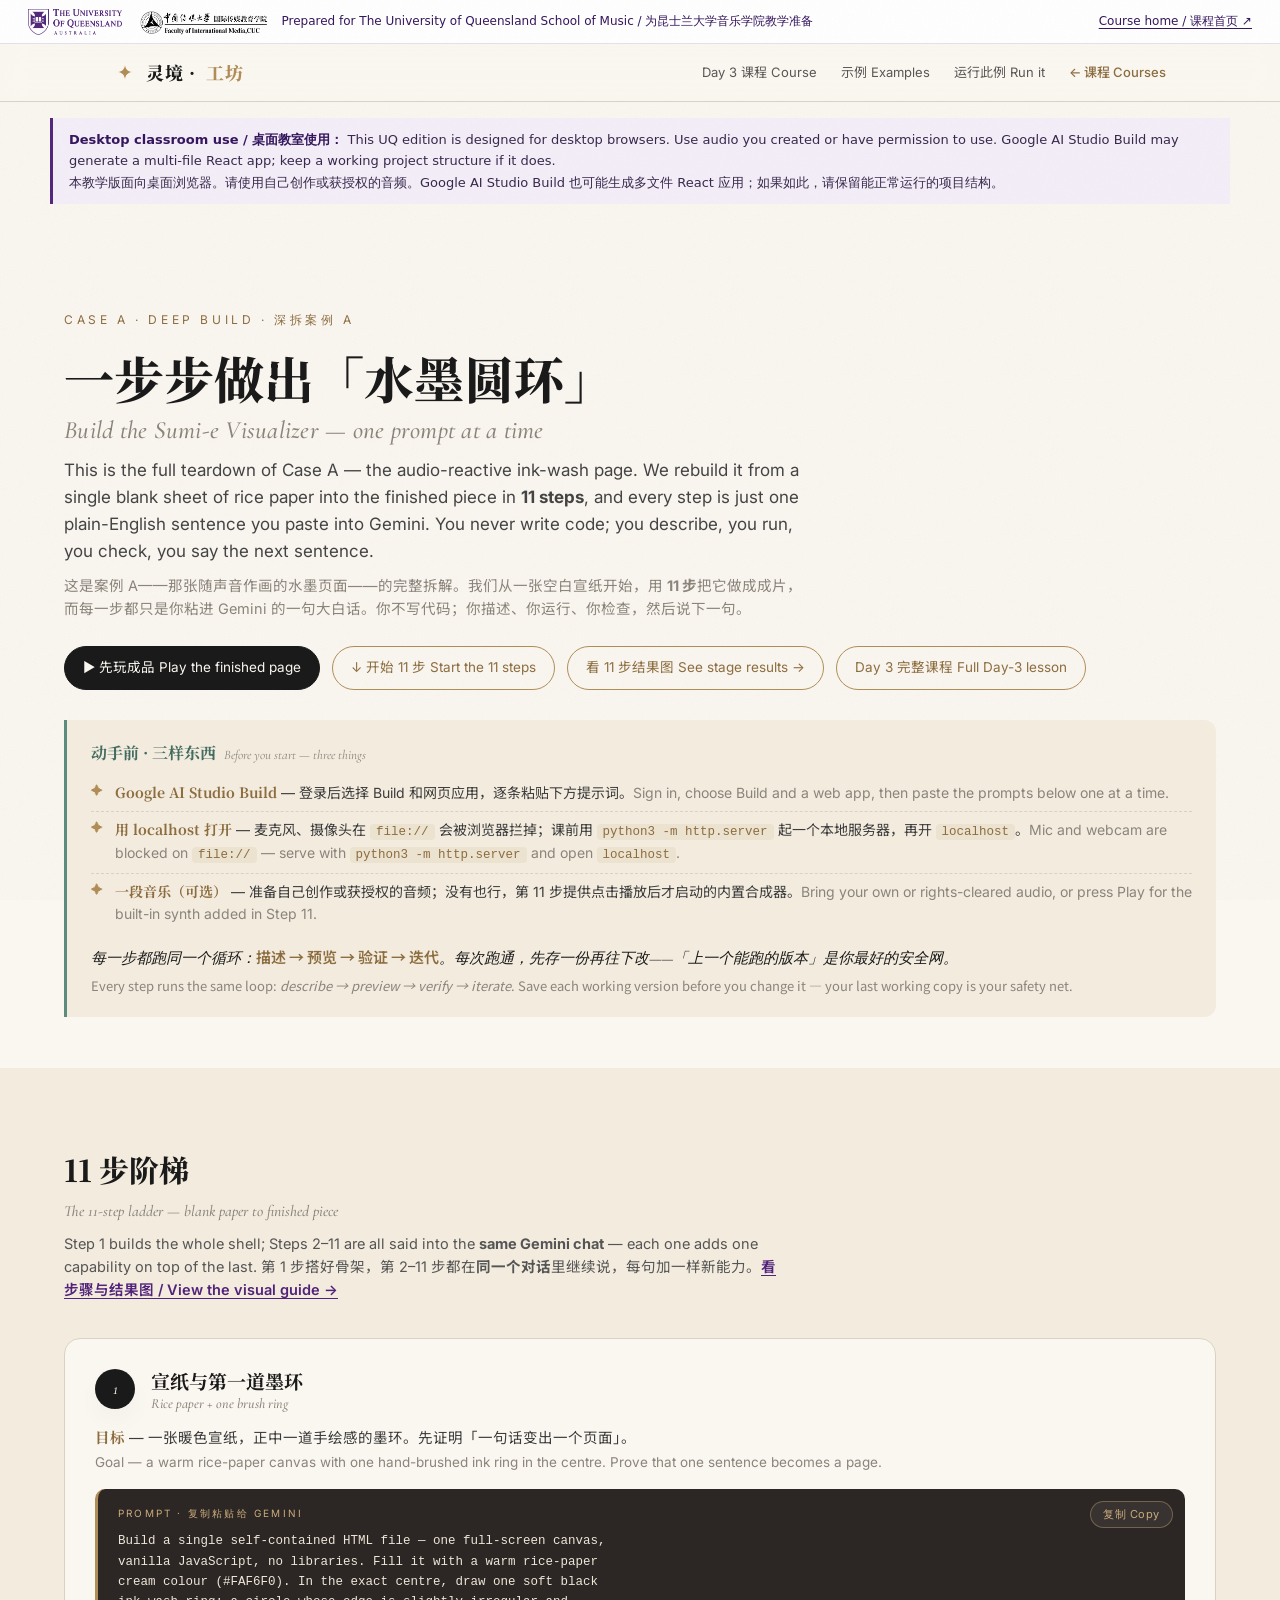
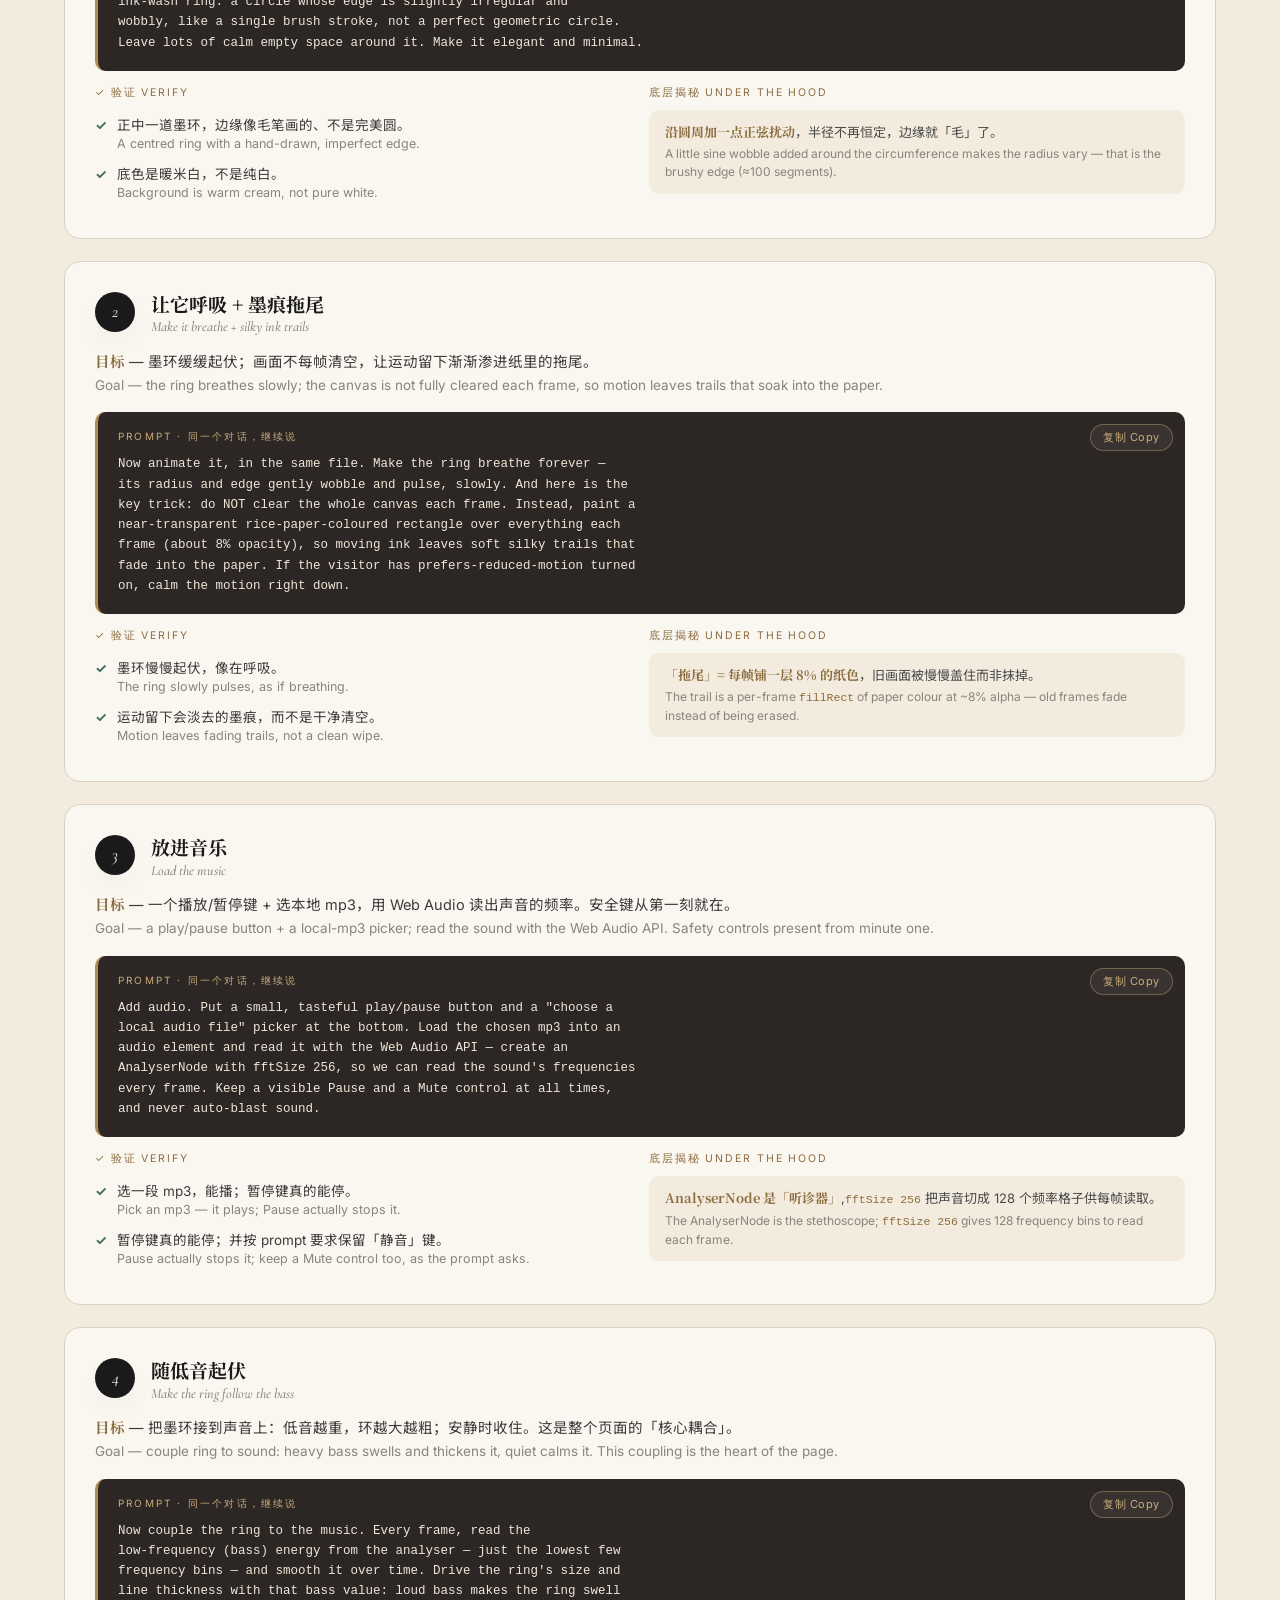
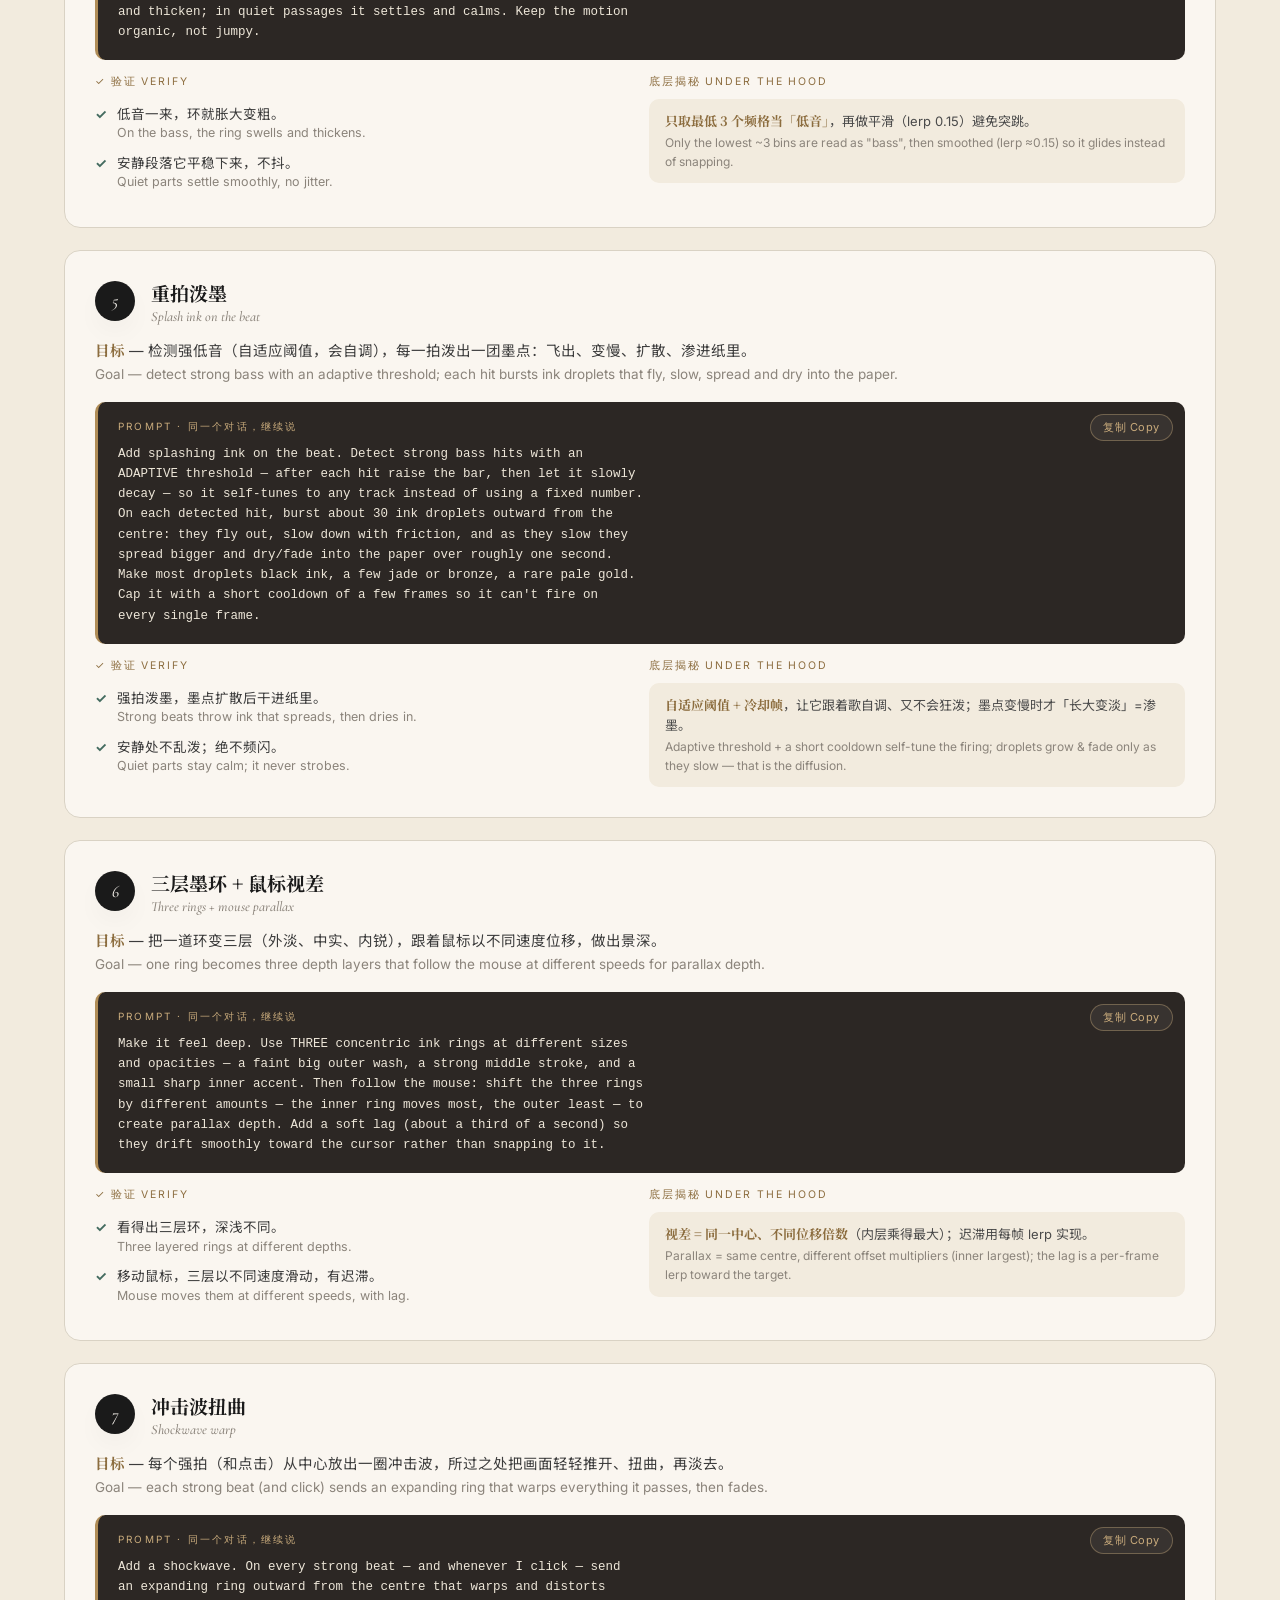
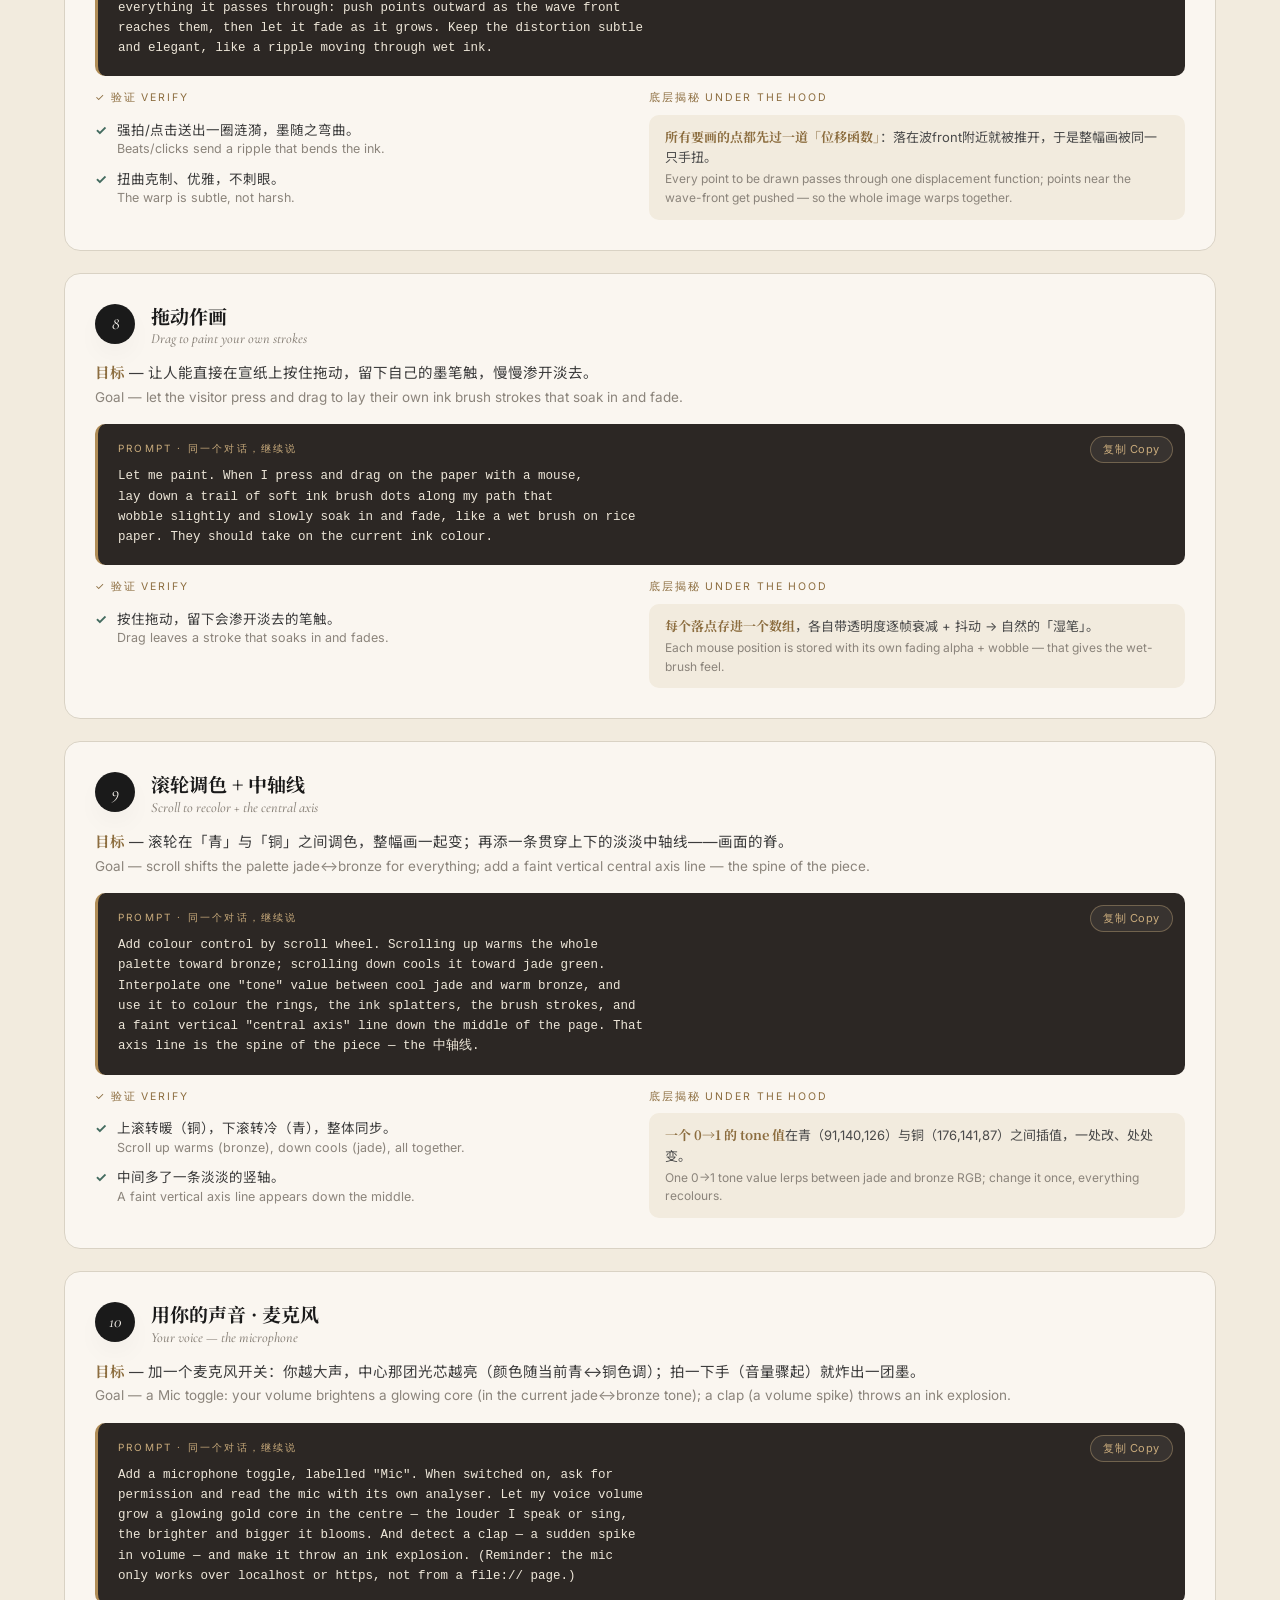
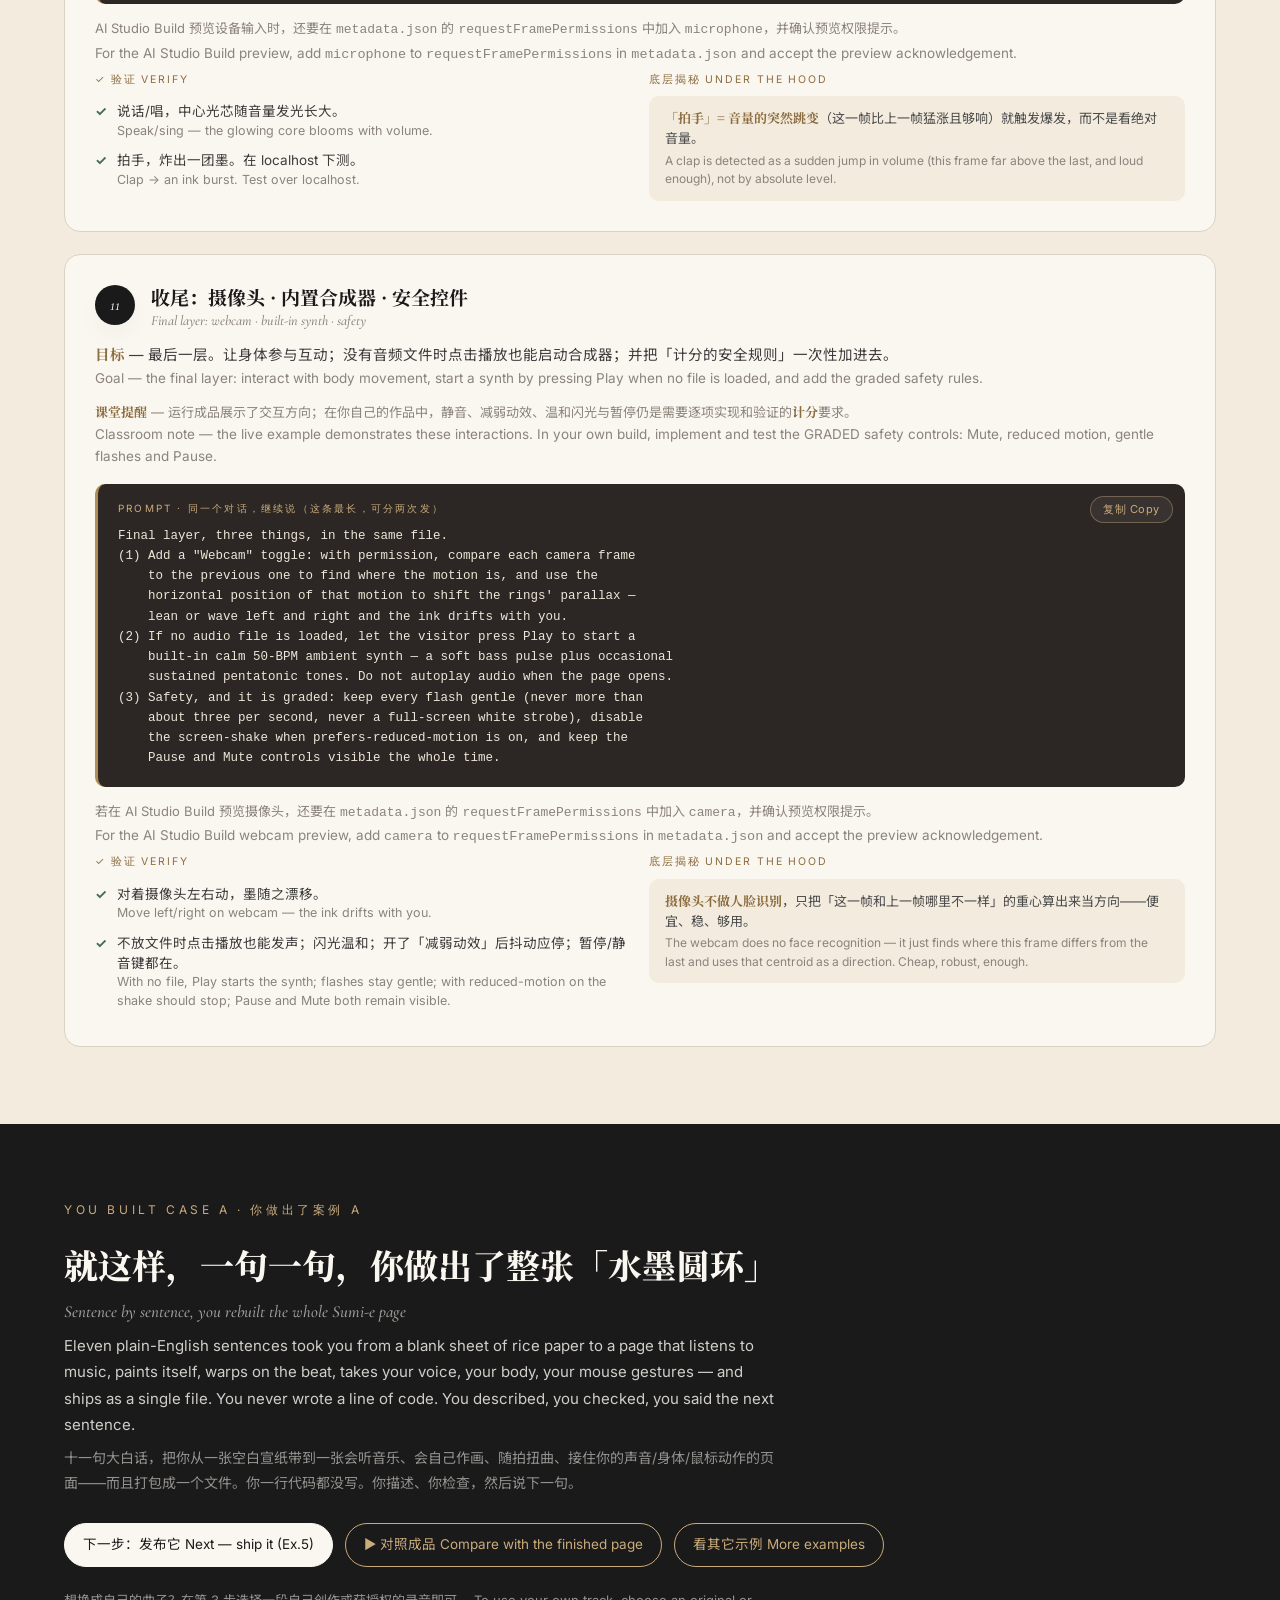
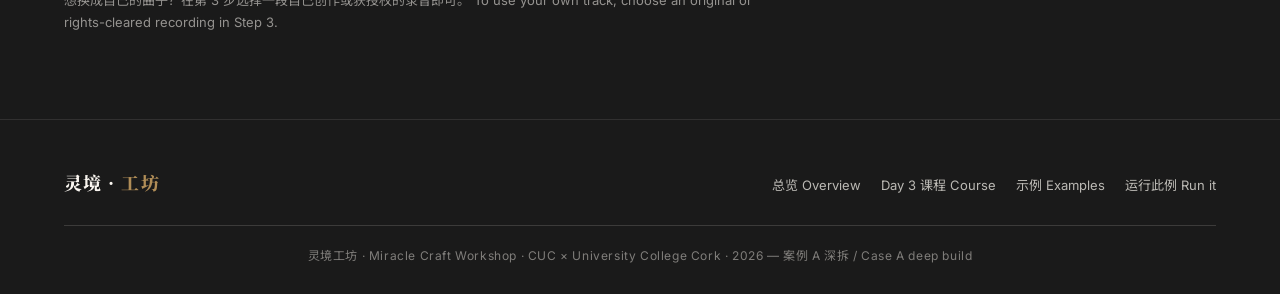
<file: queensland-study-tour/build-sumi-e.html>
<!DOCTYPE html>
<html lang="zh-CN">
<head>
<meta charset="UTF-8" />
<meta name="viewport" content="width=device-width, initial-scale=1.0" />
<meta name="theme-color" content="#1A1A1A" />
<meta name="robots" content="index, follow" />

<title>一步步做出「水墨圆环」· Build the Sumi-e Visualizer, step by step | 灵境工坊 · CUC | UQ School of Music Teaching Edition</title>
<meta name="description" content="把案例 A『水墨圆环』音乐可视化页面拆成 11 步，每一步给出可直接复制的 Gemini 英文 prompt——从一张宣纸，到随声音泼墨、可拖动作画、麦克风/摄像头互动的成片。A step-by-step teardown of the Sumi-e audio visualizer: 11 copy-paste Gemini prompts, blank canvas to finished piece." />
<meta name="author" content="Faculty of International Media, CUC" />

<meta property="og:type" content="article" />
<meta property="og:site_name" content="灵境工坊 · Miracle Craft Workshop" />
<meta property="og:title" content="一步步做出「水墨圆环」· Build the Sumi-e Visualizer step by step" />
<meta property="og:description" content="案例 A 深拆：11 条可复制的 Gemini prompt，从空白宣纸做到随声音反应的水墨可视化。 11 copy-paste prompts, blank paper to a sound-reactive ink-wash page." />
<meta property="og:locale" content="zh_CN" />

<link rel="icon" type="image/svg+xml" href="data:image/svg+xml;utf8,<svg xmlns='http://www.w3.org/2000/svg' viewBox='0 0 64 64'><rect width='64' height='64' rx='12' fill='%23FAF6F0'/><path d='M32 12 C34 24, 40 30, 52 32 C40 34, 34 40, 32 52 C30 40, 24 34, 12 32 C24 30, 30 24, 32 12 Z' fill='%23B08D57'/></svg>" />

<link rel="preconnect" href="https://fonts.googleapis.com" />
<link rel="preconnect" href="https://fonts.gstatic.com" crossorigin />
<link href="https://fonts.googleapis.com/css2?family=Noto+Serif+SC:wght@400;600;800&family=Noto+Sans+SC:wght@300;400;500&family=Cormorant+Garamond:wght@300;400;500;600;700&family=Inter:wght@300;400;500;600&display=swap" rel="stylesheet" />

<style>
  /* ============ Reset & tokens (shared with the rest of the site) ============ */
  *, *::before, *::after { box-sizing: border-box; margin: 0; padding: 0; }
  html { scroll-behavior: smooth; -webkit-text-size-adjust: 100%; scroll-padding-top: 80px; }

  :root {
    --ink: #1A1A1A; --ink-2: #2C2724;
    --paper: #FAF6F0; --paper-2: #F2EBDE; --paper-3: #ECE2D0;
    --bronze: #B08D57; --bronze-d: #8C6D3F; --bronze-l: #C9AB7C;
    --jade: #5B8C7E; --jade-d: #436B5F;
    --mute: #8B847B; --line: #D9D2C4;
    --serif-en: "Cormorant Garamond", "Georgia", serif;
    --serif-cn: "Noto Serif SC", "Songti SC", "STSong", serif;
    --sans-en:  "Inter", -apple-system, BlinkMacSystemFont, "Helvetica Neue", sans-serif;
    --sans-cn:  "Noto Sans SC", "PingFang SC", "Heiti SC", sans-serif;
    --mono: ui-monospace, "SF Mono", Menlo, Consolas, monospace;
    --w-max: 1180px; --pad-x: clamp(20px, 5vw, 64px);
    --shadow-soft: 0 12px 30px -10px rgba(0, 0, 0, 0.12);
    --shadow-medium: 0 22px 50px -18px rgba(0, 0, 0, 0.18);
  }

  body {
    font-family: var(--sans-en), var(--sans-cn);
    color: var(--ink); background: var(--paper);
    line-height: 1.6; font-weight: 400; overflow-x: hidden;
  }
  body::before {
    content: ''; position: fixed; inset: 0; pointer-events: none; opacity: 0.05; z-index: 1;
    background-image: url("data:image/svg+xml;utf8,<svg xmlns='http://www.w3.org/2000/svg' width='160' height='160'><filter id='n'><feTurbulence type='fractalNoise' baseFrequency='0.85' numOctaves='2'/></filter><rect width='100%' height='100%' filter='url(%23n)'/></svg>");
  }

  .progress { position: fixed; top: 0; left: 0; height: 2px; background: linear-gradient(90deg, var(--bronze), var(--bronze-l)); width: 0%; z-index: 100; transition: width 0.1s linear; }

  /* ============ Top nav ============ */
  .topnav { position: sticky; top: 0; z-index: 50; background: rgba(250,246,240,0.85); backdrop-filter: blur(12px) saturate(120%); -webkit-backdrop-filter: blur(12px) saturate(120%); border-bottom: 1px solid var(--line); }
  .topnav-inner { max-width: var(--w-max); margin: 0 auto; padding: 14px var(--pad-x); display: flex; align-items: center; justify-content: space-between; gap: 24px; }
  .brand { font-family: var(--serif-cn); font-weight: 800; font-size: 18px; letter-spacing: 0.05em; display: flex; align-items: center; gap: 10px; color: var(--ink); text-decoration: none; }
  .brand .mark-icon { width: 22px; height: 22px; display: inline-block; color: var(--bronze); }
  .brand .accent { color: var(--bronze); }
  .nav-links { display: flex; gap: clamp(12px, 2vw, 24px); font-size: 13px; list-style: none; }
  .nav-links a { color: var(--ink); text-decoration: none; opacity: 0.72; transition: opacity 0.2s, color 0.2s; }
  .nav-links a:hover { opacity: 1; color: var(--bronze-d); }
  .nav-links a.home-link { color: var(--bronze-d); font-weight: 500; opacity: 1; }
  @media (max-width: 760px) { .nav-links li.opt { display: none; } }

  /* ============ Layout ============ */
  section { padding: clamp(40px, 6vw, 80px) var(--pad-x); position: relative; z-index: 2; }
  .container { max-width: var(--w-max); margin: 0 auto; }
  .eyebrow { font-family: var(--sans-en); font-size: 12px; letter-spacing: 0.3em; text-transform: uppercase; color: var(--bronze-d); margin-bottom: 18px; }

  /* ============ Hero ============ */
  .hero { padding-top: clamp(48px, 7vw, 96px); padding-bottom: clamp(28px, 4vw, 56px); }
  .hero h1 { font-family: var(--serif-cn); font-weight: 800; font-size: clamp(30px, 5vw, 50px); line-height: 1.2; margin-bottom: 12px; }
  .hero h1 .en { display: block; font-family: var(--serif-en); font-weight: 500; font-style: italic; font-size: 0.5em; color: var(--mute); margin-top: 8px; letter-spacing: 0.01em; }
  .hero .lead { font-size: clamp(15px, 1.6vw, 17px); color: #444; max-width: 740px; margin-bottom: 8px; }
  .hero .lead.cn { color: var(--mute); font-size: 14.5px; max-width: 740px; }
  .hero-actions { display: flex; flex-wrap: wrap; gap: 12px; margin-top: 26px; }
  .pill-link { display: inline-flex; align-items: center; gap: 8px; font-size: 13.5px; text-decoration: none; padding: 10px 18px; border-radius: 100px; border: 1px solid var(--bronze); color: var(--bronze-d); transition: background 0.2s, color 0.2s, transform 0.2s; }
  .pill-link:hover { background: var(--bronze); color: var(--paper); transform: translateY(-2px); }
  .pill-link.solid { background: var(--ink); color: var(--paper); border-color: var(--ink); }
  .pill-link.solid:hover { background: var(--bronze-d); border-color: var(--bronze-d); }

  /* ============ Prereq / loop note ============ */
  .note-card { background: var(--paper-2); border-left: 3px solid var(--jade); border-radius: 0 12px 12px 0; padding: 20px 24px; margin-top: 30px; }
  .note-card h3 { font-family: var(--serif-cn); font-weight: 700; font-size: 16px; color: var(--jade-d); margin-bottom: 10px; }
  .note-card h3 .en { font-family: var(--serif-en); font-style: italic; font-weight: 400; font-size: 13px; color: var(--mute); margin-left: 8px; }
  .note-card ul { list-style: none; }
  .note-card li { position: relative; padding: 7px 0 7px 24px; font-size: 14px; color: #3c3c3c; line-height: 1.55; border-bottom: 1px dashed var(--line); }
  .note-card li:last-child { border-bottom: none; }
  .note-card li::before { content: '✦'; position: absolute; left: 0; top: 7px; color: var(--bronze); font-size: 12px; }
  .note-card li b { color: var(--bronze-d); font-family: var(--serif-cn); }
  .note-card li .en { color: var(--mute); }
  .note-card code { font-family: var(--mono); font-size: 12.5px; color: var(--bronze-d); background: var(--paper-3); padding: 1px 6px; border-radius: 4px; }
  .loop-line { margin-top: 14px; font-family: var(--serif-en); font-style: italic; font-size: 15px; color: var(--ink); }
  .loop-line b { color: var(--bronze-d); font-style: normal; font-family: var(--sans-cn); font-weight: 600; }

  /* ============ Steps ============ */
  #steps { background: var(--paper-2); }
  .ladder-title { font-family: var(--serif-cn); font-weight: 800; font-size: clamp(22px, 3.2vw, 30px); margin-bottom: 6px; }
  .ladder-title .en { display: block; font-family: var(--serif-en); font-style: italic; font-weight: 500; font-size: 0.52em; color: var(--mute); margin-top: 6px; }
  .ladder-sub { font-size: 14.5px; color: #555; max-width: 720px; margin: 8px 0 36px; }

  .step-list { display: grid; gap: 22px; counter-reset: step; }
  .step { position: relative; background: var(--paper); border: 1px solid var(--line); border-radius: 16px; padding: clamp(22px, 3vw, 30px); transition: box-shadow 0.25s, transform 0.25s; }
  .step:hover { box-shadow: var(--shadow-soft); transform: translateY(-2px); }
  .step-top { display: flex; align-items: flex-start; gap: 16px; margin-bottom: 6px; }
  .step-no { flex-shrink: 0; width: 40px; height: 40px; border-radius: 50%; background: var(--ink); color: var(--paper); font-family: var(--serif-en); font-style: italic; font-size: 17px; display: flex; align-items: center; justify-content: center; box-shadow: var(--shadow-soft); }
  .step-h h3 { font-family: var(--serif-cn); font-weight: 700; font-size: 19px; line-height: 1.3; }
  .step-h h3 .en { display: block; font-family: var(--serif-en); font-style: italic; font-weight: 500; font-size: 0.74em; color: var(--mute); margin-top: 2px; }
  .step .goal { font-size: 14.5px; color: #3c3c3c; line-height: 1.6; margin: 12px 0 4px; }
  .step .goal b { font-family: var(--serif-cn); color: var(--bronze-d); }
  .step .goal .en { display: block; color: var(--mute); font-size: 13.5px; margin-top: 2px; }

  /* prompt box (matches courses.html) */
  .prompt-box { position: relative; background: var(--ink-2); color: #EDE6D8; border-radius: 10px; padding: 16px 18px 18px 20px; margin: 16px 0 14px; border-left: 3px solid var(--bronze); overflow: hidden; }
  .prompt-box .plabel { display: block; font-family: var(--sans-en); font-size: 10px; letter-spacing: 0.22em; text-transform: uppercase; color: var(--bronze-l); margin-bottom: 10px; padding-right: 84px; }
  .prompt-box pre { font-family: var(--mono); font-size: 12.5px; line-height: 1.62; white-space: pre-wrap; word-break: break-word; color: #EDE6D8; }
  .copy-btn { position: absolute; top: 12px; right: 12px; font-family: var(--sans-en); font-size: 11px; letter-spacing: 0.05em; color: var(--bronze-l); background: rgba(255,255,255,0.06); border: 1px solid rgba(201,171,124,0.4); border-radius: 100px; padding: 5px 12px; cursor: pointer; transition: background 0.2s, color 0.2s; }
  .copy-btn:hover { background: var(--bronze); color: var(--ink); border-color: var(--bronze); }

  /* verify + under-the-hood */
  .step-grid { display: grid; grid-template-columns: 1fr 1fr; gap: 18px; margin-top: 6px; }
  @media (max-width: 680px) { .step-grid { grid-template-columns: 1fr; } }
  .cell .h { font-family: var(--sans-en); font-size: 10.5px; letter-spacing: 0.18em; text-transform: uppercase; color: var(--bronze-d); margin-bottom: 8px; display: flex; align-items: center; gap: 6px; }
  .verify ul { list-style: none; }
  .verify li { position: relative; padding: 5px 0 5px 22px; font-size: 13.5px; color: #3c3c3c; line-height: 1.5; }
  .verify li::before { content: '✓'; position: absolute; left: 0; top: 5px; color: var(--jade-d); font-weight: 700; }
  .verify li .en { display: block; color: var(--mute); font-size: 12.5px; }
  .under { background: var(--paper-2); border-radius: 10px; padding: 12px 16px; font-size: 13px; color: #4a4a4a; line-height: 1.55; }
  .under b { font-family: var(--serif-cn); color: var(--bronze-d); }
  .under .en { display: block; color: var(--mute); font-size: 12px; margin-top: 3px; }
  .under code { font-family: var(--mono); font-size: 11.5px; color: var(--bronze-d); }

  /* ============ Closing ============ */
  #closing { background: var(--ink); color: var(--paper); }
  #closing .eyebrow { color: var(--bronze-l); }
  #closing h2 { font-family: var(--serif-cn); font-weight: 800; font-size: clamp(24px, 3.4vw, 34px); margin-bottom: 8px; }
  #closing h2 .en { display: block; font-family: var(--serif-en); font-style: italic; font-weight: 500; font-size: 0.5em; color: rgba(250,246,240,0.6); margin-top: 6px; }
  #closing p { color: rgba(250,246,240,0.82); font-size: 15px; max-width: 720px; line-height: 1.75; margin-bottom: 8px; }
  #closing p.cn { color: rgba(250,246,240,0.55); font-size: 14px; }
  #closing .hero-actions { margin-top: 28px; }
  #closing .pill-link { border-color: var(--bronze-l); color: var(--bronze-l); }
  #closing .pill-link:hover { background: var(--bronze-l); color: var(--ink); }
  #closing .pill-link.solid { background: var(--paper); color: var(--ink); border-color: var(--paper); }
  #closing .pill-link.solid:hover { background: var(--bronze-l); border-color: var(--bronze-l); }

  /* ============ Footer ============ */
  footer { background: var(--ink); color: var(--paper); padding: 48px var(--pad-x) 36px; position: relative; z-index: 2; border-top: 1px solid rgba(250,246,240,0.1); }
  .foot-inner { max-width: var(--w-max); margin: 0 auto; display: flex; flex-wrap: wrap; gap: 24px; justify-content: space-between; align-items: baseline; }
  .foot-brand { font-family: var(--serif-cn); font-weight: 800; font-size: 18px; color: var(--paper); letter-spacing: 0.08em; }
  .foot-brand .accent { color: var(--bronze); }
  footer a { color: rgba(250,246,240,0.72); text-decoration: none; transition: color 0.2s; font-size: 13px; }
  footer a:hover { color: var(--bronze-l); }
  .foot-bottom { max-width: var(--w-max); margin: 28px auto 0; padding-top: 20px; border-top: 1px solid rgba(250,246,240,0.15); font-size: 12px; color: rgba(250,246,240,0.45); text-align: center; letter-spacing: 0.05em; }

  /* ============ Reveal / motion ============ */
  .reveal { opacity: 0; transform: translateY(22px); transition: opacity 0.7s ease, transform 0.7s ease; }
  .reveal.in { opacity: 1; transform: translateY(0); }
  @media (prefers-reduced-motion: reduce) { *, *::before, *::after { animation-duration: 0.01ms !important; transition-duration: 0.01ms !important; } .reveal { opacity: 1; transform: none; } }
  @media print { .topnav, .progress, footer { display: none; } body { background: white; } body::before { display: none; } .step, .note-card { page-break-inside: avoid; } .prompt-box { background: #f4efe6; color: #1A1A1A; } .prompt-box pre, .prompt-box .plabel { color: #1A1A1A; } .copy-btn { display: none; } }

/* UQ teaching edition context; source credits and lesson content remain below. */
.uq-context-bar {
  box-sizing: border-box; min-height: 44px; padding: 6px clamp(12px, 3vw, 28px);
  display: flex; align-items: center; justify-content: space-between; gap: 12px;
  background: #fff; color: #32135c; border-bottom: 1px solid #e7e0ee;
  font: 500 12px/1.35 system-ui, -apple-system, "Segoe UI", sans-serif;
  letter-spacing: 0; text-align: left;
}
.uq-context-bar .uq-context-identity { display: flex; align-items: center; gap: 14px; min-width: 0; }
.uq-context-bar img { display: block; width: auto; height: 26px; max-width: none; flex: none; }
.uq-context-bar .cuc-logo { filter: invert(1); }
.uq-context-bar .uq-context-label { display: block; min-width: 0; }
.uq-context-bar a { color: #32135c; flex: none; text-decoration: underline; text-underline-offset: 3px; white-space: nowrap; }
.uq-context-bar a:hover { color: #60389c; }
.uq-context-bar a:focus-visible { outline: 2px solid #60389c; outline-offset: 3px; }
@media (max-width: 620px) {
  .uq-context-bar { flex-wrap: wrap; gap: 4px 8px; font-size: 10px; min-height: 52px; }
  .uq-context-bar .uq-context-identity { flex: 1 1 100%; gap: 8px; }
  .uq-context-bar img { height: 18px; }
  .uq-context-bar a { font-size: 10px; margin-left: auto; }
}


.uq-adaptation { box-sizing: border-box; max-width: 1180px; margin: 16px auto; padding: 11px 16px; border-left: 3px solid #51247a; background: #f4eef8; color: #35264a; font: 13px/1.65 system-ui, -apple-system, "Segoe UI", sans-serif; }
.uq-adaptation strong { color: #32135c; }
.uq-adaptation code { overflow-wrap: anywhere; }
@media (max-width: 1220px) { .uq-adaptation { margin-left: 18px; margin-right: 18px; } }
</style>
</head>
<body>
<div class="uq-context-bar">
  <div class="uq-context-identity">
    <img src="assets/uq-logo.png" alt="The University of Queensland logo" width="742" height="205">
    <img class="cuc-logo" src="assets/cuc-media-logo.png" alt="中国传媒大学国际传媒教育学院 logo" width="8166" height="1616">
    <span class="uq-context-label">Prepared for The University of Queensland School of Music / 为昆士兰大学音乐学院教学准备</span>
  </div>
  <a href="index.html" aria-label="Return to the UQ music visualisation course home">Course home / 课程首页 ↗</a>
</div>


<div class="progress" id="progress"></div>

<!-- =================== NAV =================== -->
<nav class="topnav">
  <div class="topnav-inner">
    <a class="brand" href="index.html">
      <svg class="mark-icon" viewBox="0 0 64 64" fill="currentColor" aria-hidden="true">
        <path d="M32 12 C34 24, 40 30, 52 32 C40 34, 34 40, 32 52 C30 40, 24 34, 12 32 C24 30, 30 24, 32 12 Z" />
      </svg>
      灵境 · <span class="accent">工坊</span>
    </a>
    <ul class="nav-links">
      <li class="opt"><a href="courses.html#visual">Day 3 课程 Course</a></li>
      <li><a href="visualizers.html">示例 Examples</a></li>
      <li><a href="ink-wash-ring.html?v=three-ring-wave-2" target="_blank" rel="noopener">运行此例 Run it</a></li>
      <li><a href="courses.html" class="home-link">← 课程 Courses</a></li>
    </ul>
  </div>
</nav>
<aside class="uq-adaptation" aria-label="UQ teaching edition adaptation note"><strong>Desktop classroom use / 桌面教室使用：</strong> This UQ edition is designed for desktop browsers. Use audio you created or have permission to use. Google AI Studio Build may generate a multi-file React app; keep a working project structure if it does.<br>本教学版面向桌面浏览器。请使用自己创作或获授权的音频。Google AI Studio Build 也可能生成多文件 React 应用；如果如此，请保留能正常运行的项目结构。</aside>

<!-- =================== HERO =================== -->
<section class="hero">
  <div class="container">
    <div class="eyebrow reveal">Case A · Deep Build · 深拆案例 A</div>
    <h1 class="reveal">一步步做出「水墨圆环」<span class="en">Build the Sumi-e Visualizer — one prompt at a time</span></h1>
    <p class="lead reveal">This is the full teardown of Case A — the audio-reactive ink-wash page. We rebuild it from a single blank sheet of rice paper into the finished piece in <b>11 steps</b>, and every step is just one plain-English sentence you paste into Gemini. You never write code; you describe, you run, you check, you say the next sentence.</p>
    <p class="lead cn reveal">这是案例 A——那张随声音作画的水墨页面——的完整拆解。我们从一张空白宣纸开始，用 <b>11 步</b>把它做成成片，而每一步都只是你粘进 Gemini 的一句大白话。你不写代码；你描述、你运行、你检查，然后说下一句。</p>

    <div class="hero-actions reveal">
      <a class="pill-link solid" href="ink-wash-ring.html?v=three-ring-wave-2" target="_blank" rel="noopener">▶ 先玩成品 Play the finished page</a>
      <a class="pill-link" href="#steps">↓ 开始 11 步 Start the 11 steps</a>
      <a class="pill-link" href="build-sumi-e-results.html#steps">看 11 步结果图 See stage results →</a>
      <a class="pill-link" href="courses.html#visual">Day 3 完整课程 Full Day-3 lesson</a>
    </div>

    <div class="note-card reveal">
      <h3>动手前 · 三样东西<span class="en">Before you start — three things</span></h3>
      <ul>
        <li><b>Google AI Studio Build</b> — 登录后选择 Build 和网页应用，逐条粘贴下方提示词。<span class="en">Sign in, choose Build and a web app, then paste the prompts below one at a time.</span></li>
        <li><b>用 localhost 打开</b> — 麦克风、摄像头在 <code>file://</code> 会被浏览器拦掉；课前用 <code>python3 -m http.server</code> 起一个本地服务器，再开 <code>localhost</code>。<span class="en">Mic and webcam are blocked on <code>file://</code> — serve with <code>python3 -m http.server</code> and open <code>localhost</code>.</span></li>
        <li><b>一段音乐（可选）</b> — 准备自己创作或获授权的音频；没有也行，第 11 步提供点击播放后才启动的内置合成器。<span class="en">Bring your own or rights-cleared audio, or press Play for the built-in synth added in Step 11.</span></li>
      </ul>
      <p class="loop-line">每一步都跑同一个循环：<b>描述 → 预览 → 验证 → 迭代</b>。每次跑通，先存一份再往下改——「上一个能跑的版本」是你最好的安全网。</p>
      <p class="loop-line" style="font-style:normal; font-family:var(--sans-cn); font-size:13px; color:var(--mute); margin-top:6px;">Every step runs the same loop: <i>describe → preview → verify → iterate</i>. Save each working version before you change it — your last working copy is your safety net.</p>
    </div>
  </div>
</section>

<!-- =================== STEPS =================== -->
<section id="steps">
  <div class="container">
    <div class="ladder-title reveal">11 步阶梯<span class="en">The 11-step ladder — blank paper to finished piece</span></div>
    <p class="ladder-sub reveal">Step 1 builds the whole shell; Steps 2–11 are all said into the <b>same Gemini chat</b> — each one adds one capability on top of the last. 第 1 步搭好骨架，第 2–11 步都在<b>同一个对话</b>里继续说，每句加一样新能力。<a href="build-sumi-e-results.html#steps" style="color:#51247a;font-weight:600;text-underline-offset:3px;">看步骤与结果图 / View the visual guide →</a></p>

    <div class="step-list">

      <!-- STEP 1 -->
      <div class="step reveal">
        <div class="step-top">
          <div class="step-no">1</div>
          <div class="step-h"><h3>宣纸与第一道墨环<span class="en">Rice paper + one brush ring</span></h3></div>
        </div>
        <p class="goal"><b>目标</b> — 一张暖色宣纸，正中一道手绘感的墨环。先证明「一句话变出一个页面」。<span class="en">Goal — a warm rice-paper canvas with one hand-brushed ink ring in the centre. Prove that one sentence becomes a page.</span></p>
        <div class="prompt-box">
          <span class="plabel">Prompt · 复制粘贴给 Gemini</span>
          <button class="copy-btn" type="button">复制 Copy</button>
<pre>Build a single self-contained HTML file — one full-screen canvas,
vanilla JavaScript, no libraries. Fill it with a warm rice-paper
cream colour (#FAF6F0). In the exact centre, draw one soft black
ink-wash ring: a circle whose edge is slightly irregular and
wobbly, like a single brush stroke, not a perfect geometric circle.
Leave lots of calm empty space around it. Make it elegant and minimal.</pre>
        </div>
        <div class="step-grid">
          <div class="cell verify"><div class="h">✓ 验证 Verify</div><ul>
            <li>正中一道墨环，边缘像毛笔画的、不是完美圆。<span class="en">A centred ring with a hand-drawn, imperfect edge.</span></li>
            <li>底色是暖米白，不是纯白。<span class="en">Background is warm cream, not pure white.</span></li>
          </ul></div>
          <div class="cell"><div class="h">底层揭秘 Under the hood</div><div class="under"><b>沿圆周加一点正弦扰动</b>，半径不再恒定，边缘就「毛」了。<span class="en">A little sine wobble added around the circumference makes the radius vary — that is the brushy edge (≈100 segments).</span></div></div>
        </div>
      </div>

      <!-- STEP 2 -->
      <div class="step reveal">
        <div class="step-top">
          <div class="step-no">2</div>
          <div class="step-h"><h3>让它呼吸 + 墨痕拖尾<span class="en">Make it breathe + silky ink trails</span></h3></div>
        </div>
        <p class="goal"><b>目标</b> — 墨环缓缓起伏；画面不每帧清空，让运动留下渐渐渗进纸里的拖尾。<span class="en">Goal — the ring breathes slowly; the canvas is not fully cleared each frame, so motion leaves trails that soak into the paper.</span></p>
        <div class="prompt-box">
          <span class="plabel">Prompt · 同一个对话，继续说</span>
          <button class="copy-btn" type="button">复制 Copy</button>
<pre>Now animate it, in the same file. Make the ring breathe forever —
its radius and edge gently wobble and pulse, slowly. And here is the
key trick: do NOT clear the whole canvas each frame. Instead, paint a
near-transparent rice-paper-coloured rectangle over everything each
frame (about 8% opacity), so moving ink leaves soft silky trails that
fade into the paper. If the visitor has prefers-reduced-motion turned
on, calm the motion right down.</pre>
        </div>
        <div class="step-grid">
          <div class="cell verify"><div class="h">✓ 验证 Verify</div><ul>
            <li>墨环慢慢起伏，像在呼吸。<span class="en">The ring slowly pulses, as if breathing.</span></li>
            <li>运动留下会淡去的墨痕，而不是干净清空。<span class="en">Motion leaves fading trails, not a clean wipe.</span></li>
          </ul></div>
          <div class="cell"><div class="h">底层揭秘 Under the hood</div><div class="under"><b>「拖尾」= 每帧铺一层 8% 的纸色</b>，旧画面被慢慢盖住而非抹掉。<span class="en">The trail is a per-frame <code>fillRect</code> of paper colour at ~8% alpha — old frames fade instead of being erased.</span></div></div>
        </div>
      </div>

      <!-- STEP 3 -->
      <div class="step reveal">
        <div class="step-top">
          <div class="step-no">3</div>
          <div class="step-h"><h3>放进音乐<span class="en">Load the music</span></h3></div>
        </div>
        <p class="goal"><b>目标</b> — 一个播放/暂停键 + 选本地 mp3，用 Web Audio 读出声音的频率。安全键从第一刻就在。<span class="en">Goal — a play/pause button + a local-mp3 picker; read the sound with the Web Audio API. Safety controls present from minute one.</span></p>
        <div class="prompt-box">
          <span class="plabel">Prompt · 同一个对话，继续说</span>
          <button class="copy-btn" type="button">复制 Copy</button>
<pre>Add audio. Put a small, tasteful play/pause button and a "choose a
local audio file" picker at the bottom. Load the chosen mp3 into an
audio element and read it with the Web Audio API — create an
AnalyserNode with fftSize 256, so we can read the sound's frequencies
every frame. Keep a visible Pause and a Mute control at all times,
and never auto-blast sound.</pre>
        </div>
        <div class="step-grid">
          <div class="cell verify"><div class="h">✓ 验证 Verify</div><ul>
            <li>选一段 mp3，能播；暂停键真的能停。<span class="en">Pick an mp3 — it plays; Pause actually stops it.</span></li>
            <li>暂停键真的能停；并按 prompt 要求保留「静音」键。<span class="en">Pause actually stops it; keep a Mute control too, as the prompt asks.</span></li>
          </ul></div>
          <div class="cell"><div class="h">底层揭秘 Under the hood</div><div class="under"><b>AnalyserNode 是「听诊器」</b>,<code>fftSize 256</code> 把声音切成 128 个频率格子供每帧读取。<span class="en">The AnalyserNode is the stethoscope; <code>fftSize 256</code> gives 128 frequency bins to read each frame.</span></div></div>
        </div>
      </div>

      <!-- STEP 4 -->
      <div class="step reveal">
        <div class="step-top">
          <div class="step-no">4</div>
          <div class="step-h"><h3>随低音起伏<span class="en">Make the ring follow the bass</span></h3></div>
        </div>
        <p class="goal"><b>目标</b> — 把墨环接到声音上：低音越重，环越大越粗；安静时收住。这是整个页面的「核心耦合」。<span class="en">Goal — couple ring to sound: heavy bass swells and thickens it, quiet calms it. This coupling is the heart of the page.</span></p>
        <div class="prompt-box">
          <span class="plabel">Prompt · 同一个对话，继续说</span>
          <button class="copy-btn" type="button">复制 Copy</button>
<pre>Now couple the ring to the music. Every frame, read the
low-frequency (bass) energy from the analyser — just the lowest few
frequency bins — and smooth it over time. Drive the ring's size and
line thickness with that bass value: loud bass makes the ring swell
and thicken; in quiet passages it settles and calms. Keep the motion
organic, not jumpy.</pre>
        </div>
        <div class="step-grid">
          <div class="cell verify"><div class="h">✓ 验证 Verify</div><ul>
            <li>低音一来，环就胀大变粗。<span class="en">On the bass, the ring swells and thickens.</span></li>
            <li>安静段落它平稳下来，不抖。<span class="en">Quiet parts settle smoothly, no jitter.</span></li>
          </ul></div>
          <div class="cell"><div class="h">底层揭秘 Under the hood</div><div class="under"><b>只取最低 3 个频格当「低音」</b>，再做平滑（lerp 0.15）避免突跳。<span class="en">Only the lowest ~3 bins are read as "bass", then smoothed (lerp ≈0.15) so it glides instead of snapping.</span></div></div>
        </div>
      </div>

      <!-- STEP 5 -->
      <div class="step reveal">
        <div class="step-top">
          <div class="step-no">5</div>
          <div class="step-h"><h3>重拍泼墨<span class="en">Splash ink on the beat</span></h3></div>
        </div>
        <p class="goal"><b>目标</b> — 检测强低音（自适应阈值，会自调），每一拍泼出一团墨点：飞出、变慢、扩散、渗进纸里。<span class="en">Goal — detect strong bass with an adaptive threshold; each hit bursts ink droplets that fly, slow, spread and dry into the paper.</span></p>
        <div class="prompt-box">
          <span class="plabel">Prompt · 同一个对话，继续说</span>
          <button class="copy-btn" type="button">复制 Copy</button>
<pre>Add splashing ink on the beat. Detect strong bass hits with an
ADAPTIVE threshold — after each hit raise the bar, then let it slowly
decay — so it self-tunes to any track instead of using a fixed number.
On each detected hit, burst about 30 ink droplets outward from the
centre: they fly out, slow down with friction, and as they slow they
spread bigger and dry/fade into the paper over roughly one second.
Make most droplets black ink, a few jade or bronze, a rare pale gold.
Cap it with a short cooldown of a few frames so it can't fire on
every single frame.</pre>
        </div>
        <div class="step-grid">
          <div class="cell verify"><div class="h">✓ 验证 Verify</div><ul>
            <li>强拍泼墨，墨点扩散后干进纸里。<span class="en">Strong beats throw ink that spreads, then dries in.</span></li>
            <li>安静处不乱泼；绝不频闪。<span class="en">Quiet parts stay calm; it never strobes.</span></li>
          </ul></div>
          <div class="cell"><div class="h">底层揭秘 Under the hood</div><div class="under"><b>自适应阈值 + 冷却帧</b>，让它跟着歌自调、又不会狂泼；墨点变慢时才「长大变淡」=渗墨。<span class="en">Adaptive threshold + a short cooldown self-tune the firing; droplets grow & fade only as they slow — that is the diffusion.</span></div></div>
        </div>
      </div>

      <!-- STEP 6 -->
      <div class="step reveal">
        <div class="step-top">
          <div class="step-no">6</div>
          <div class="step-h"><h3>三层墨环 + 鼠标视差<span class="en">Three rings + mouse parallax</span></h3></div>
        </div>
        <p class="goal"><b>目标</b> — 把一道环变三层（外淡、中实、内锐），跟着鼠标以不同速度位移，做出景深。<span class="en">Goal — one ring becomes three depth layers that follow the mouse at different speeds for parallax depth.</span></p>
        <div class="prompt-box">
          <span class="plabel">Prompt · 同一个对话，继续说</span>
          <button class="copy-btn" type="button">复制 Copy</button>
<pre>Make it feel deep. Use THREE concentric ink rings at different sizes
and opacities — a faint big outer wash, a strong middle stroke, and a
small sharp inner accent. Then follow the mouse: shift the three rings
by different amounts — the inner ring moves most, the outer least — to
create parallax depth. Add a soft lag (about a third of a second) so
they drift smoothly toward the cursor rather than snapping to it.</pre>
        </div>
        <div class="step-grid">
          <div class="cell verify"><div class="h">✓ 验证 Verify</div><ul>
            <li>看得出三层环，深浅不同。<span class="en">Three layered rings at different depths.</span></li>
            <li>移动鼠标，三层以不同速度滑动，有迟滞。<span class="en">Mouse moves them at different speeds, with lag.</span></li>
          </ul></div>
          <div class="cell"><div class="h">底层揭秘 Under the hood</div><div class="under"><b>视差 = 同一中心、不同位移倍数</b>（内层乘得最大）；迟滞用每帧 lerp 实现。<span class="en">Parallax = same centre, different offset multipliers (inner largest); the lag is a per-frame lerp toward the target.</span></div></div>
        </div>
      </div>

      <!-- STEP 7 -->
      <div class="step reveal">
        <div class="step-top">
          <div class="step-no">7</div>
          <div class="step-h"><h3>冲击波扭曲<span class="en">Shockwave warp</span></h3></div>
        </div>
        <p class="goal"><b>目标</b> — 每个强拍（和点击）从中心放出一圈冲击波，所过之处把画面轻轻推开、扭曲，再淡去。<span class="en">Goal — each strong beat (and click) sends an expanding ring that warps everything it passes, then fades.</span></p>
        <div class="prompt-box">
          <span class="plabel">Prompt · 同一个对话，继续说</span>
          <button class="copy-btn" type="button">复制 Copy</button>
<pre>Add a shockwave. On every strong beat — and whenever I click — send
an expanding ring outward from the centre that warps and distorts
everything it passes through: push points outward as the wave front
reaches them, then let it fade as it grows. Keep the distortion subtle
and elegant, like a ripple moving through wet ink.</pre>
        </div>
        <div class="step-grid">
          <div class="cell verify"><div class="h">✓ 验证 Verify</div><ul>
            <li>强拍/点击送出一圈涟漪，墨随之弯曲。<span class="en">Beats/clicks send a ripple that bends the ink.</span></li>
            <li>扭曲克制、优雅，不刺眼。<span class="en">The warp is subtle, not harsh.</span></li>
          </ul></div>
          <div class="cell"><div class="h">底层揭秘 Under the hood</div><div class="under"><b>所有要画的点都先过一道「位移函数」</b>：落在波front附近就被推开，于是整幅画被同一只手扭。<span class="en">Every point to be drawn passes through one displacement function; points near the wave-front get pushed — so the whole image warps together.</span></div></div>
        </div>
      </div>

      <!-- STEP 8 -->
      <div class="step reveal">
        <div class="step-top">
          <div class="step-no">8</div>
          <div class="step-h"><h3>拖动作画<span class="en">Drag to paint your own strokes</span></h3></div>
        </div>
        <p class="goal"><b>目标</b> — 让人能直接在宣纸上按住拖动，留下自己的墨笔触，慢慢渗开淡去。<span class="en">Goal — let the visitor press and drag to lay their own ink brush strokes that soak in and fade.</span></p>
        <div class="prompt-box">
          <span class="plabel">Prompt · 同一个对话，继续说</span>
          <button class="copy-btn" type="button">复制 Copy</button>
<pre>Let me paint. When I press and drag on the paper with a mouse,
lay down a trail of soft ink brush dots along my path that
wobble slightly and slowly soak in and fade, like a wet brush on rice
paper. They should take on the current ink colour.</pre>
        </div>
        <div class="step-grid">
          <div class="cell verify"><div class="h">✓ 验证 Verify</div><ul>
            <li>按住拖动，留下会渗开淡去的笔触。<span class="en">Drag leaves a stroke that soaks in and fades.</span></li>
          </ul></div>
          <div class="cell"><div class="h">底层揭秘 Under the hood</div><div class="under"><b>每个落点存进一个数组</b>，各自带透明度逐帧衰减 + 抖动 → 自然的「湿笔」。<span class="en">Each mouse position is stored with its own fading alpha + wobble — that gives the wet-brush feel.</span></div></div>
        </div>
      </div>

      <!-- STEP 9 -->
      <div class="step reveal">
        <div class="step-top">
          <div class="step-no">9</div>
          <div class="step-h"><h3>滚轮调色 + 中轴线<span class="en">Scroll to recolor + the central axis</span></h3></div>
        </div>
        <p class="goal"><b>目标</b> — 滚轮在「青」与「铜」之间调色，整幅画一起变；再添一条贯穿上下的淡淡中轴线——画面的脊。<span class="en">Goal — scroll shifts the palette jade↔bronze for everything; add a faint vertical central axis line — the spine of the piece.</span></p>
        <div class="prompt-box">
          <span class="plabel">Prompt · 同一个对话，继续说</span>
          <button class="copy-btn" type="button">复制 Copy</button>
<pre>Add colour control by scroll wheel. Scrolling up warms the whole
palette toward bronze; scrolling down cools it toward jade green.
Interpolate one "tone" value between cool jade and warm bronze, and
use it to colour the rings, the ink splatters, the brush strokes, and
a faint vertical "central axis" line down the middle of the page. That
axis line is the spine of the piece — the 中轴线.</pre>
        </div>
        <div class="step-grid">
          <div class="cell verify"><div class="h">✓ 验证 Verify</div><ul>
            <li>上滚转暖（铜），下滚转冷（青），整体同步。<span class="en">Scroll up warms (bronze), down cools (jade), all together.</span></li>
            <li>中间多了一条淡淡的竖轴。<span class="en">A faint vertical axis line appears down the middle.</span></li>
          </ul></div>
          <div class="cell"><div class="h">底层揭秘 Under the hood</div><div class="under"><b>一个 0→1 的 tone 值</b>在青（91,140,126）与铜（176,141,87）之间插值，一处改、处处变。<span class="en">One 0→1 tone value lerps between jade and bronze RGB; change it once, everything recolours.</span></div></div>
        </div>
      </div>

      <!-- STEP 10 -->
      <div class="step reveal">
        <div class="step-top">
          <div class="step-no">10</div>
          <div class="step-h"><h3>用你的声音 · 麦克风<span class="en">Your voice — the microphone</span></h3></div>
        </div>
        <p class="goal"><b>目标</b> — 加一个麦克风开关：你越大声，中心那团光芯越亮（颜色随当前青↔铜色调）；拍一下手（音量骤起）就炸出一团墨。<span class="en">Goal — a Mic toggle: your volume brightens a glowing core (in the current jade↔bronze tone); a clap (a volume spike) throws an ink explosion.</span></p>
        <div class="prompt-box">
          <span class="plabel">Prompt · 同一个对话，继续说</span>
          <button class="copy-btn" type="button">复制 Copy</button>
<pre>Add a microphone toggle, labelled "Mic". When switched on, ask for
permission and read the mic with its own analyser. Let my voice volume
grow a glowing gold core in the centre — the louder I speak or sing,
the brighter and bigger it blooms. And detect a clap — a sudden spike
in volume — and make it throw an ink explosion. (Reminder: the mic
only works over localhost or https, not from a file:// page.)</pre>
        </div>
        <p class="goal" style="font-size:13px;color:var(--mute);">AI Studio Build 预览设备输入时，还要在 <code>metadata.json</code> 的 <code>requestFramePermissions</code> 中加入 <code>microphone</code>，并确认预览权限提示。<span class="en">For the AI Studio Build preview, add <code>microphone</code> to <code>requestFramePermissions</code> in <code>metadata.json</code> and accept the preview acknowledgement.</span></p>
        <div class="step-grid">
          <div class="cell verify"><div class="h">✓ 验证 Verify</div><ul>
            <li>说话/唱，中心光芯随音量发光长大。<span class="en">Speak/sing — the glowing core blooms with volume.</span></li>
            <li>拍手，炸出一团墨。在 localhost 下测。<span class="en">Clap → an ink burst. Test over localhost.</span></li>
          </ul></div>
          <div class="cell"><div class="h">底层揭秘 Under the hood</div><div class="under"><b>「拍手」= 音量的突然跳变</b>（这一帧比上一帧猛涨且够响）就触发爆发，而不是看绝对音量。<span class="en">A clap is detected as a sudden jump in volume (this frame far above the last, and loud enough), not by absolute level.</span></div></div>
        </div>
      </div>

      <!-- STEP 11 -->
      <div class="step reveal">
        <div class="step-top">
          <div class="step-no">11</div>
          <div class="step-h"><h3>收尾：摄像头 · 内置合成器 · 安全控件<span class="en">Final layer: webcam · built-in synth · safety</span></h3></div>
        </div>
        <p class="goal"><b>目标</b> — 最后一层。让身体参与互动；没有音频文件时点击播放也能启动合成器；并把「计分的安全规则」一次性加进去。<span class="en">Goal — the final layer: interact with body movement, start a synth by pressing Play when no file is loaded, and add the graded safety rules.</span></p>
        <p class="goal" style="font-size:13px;color:var(--mute);"><b style="color:var(--bronze-d);">课堂提醒</b> — 运行成品展示了交互方向；在你自己的作品中，静音、减弱动效、温和闪光与暂停仍是需要逐项实现和验证的<b style="color:var(--bronze-d);">计分</b>要求。<span class="en">Classroom note — the live example demonstrates these interactions. In your own build, implement and test the GRADED safety controls: Mute, reduced motion, gentle flashes and Pause.</span></p>
        <div class="prompt-box">
          <span class="plabel">Prompt · 同一个对话，继续说（这条最长，可分两次发）</span>
          <button class="copy-btn" type="button">复制 Copy</button>
<pre>Final layer, three things, in the same file.
(1) Add a "Webcam" toggle: with permission, compare each camera frame
    to the previous one to find where the motion is, and use the
    horizontal position of that motion to shift the rings' parallax —
    lean or wave left and right and the ink drifts with you.
(2) If no audio file is loaded, let the visitor press Play to start a
    built-in calm 50-BPM ambient synth — a soft bass pulse plus occasional
    sustained pentatonic tones. Do not autoplay audio when the page opens.
(3) Safety, and it is graded: keep every flash gentle (never more than
    about three per second, never a full-screen white strobe), disable
    the screen-shake when prefers-reduced-motion is on, and keep the
    Pause and Mute controls visible the whole time.</pre>
        </div>
        <p class="goal" style="font-size:13px;color:var(--mute);">若在 AI Studio Build 预览摄像头，还要在 <code>metadata.json</code> 的 <code>requestFramePermissions</code> 中加入 <code>camera</code>，并确认预览权限提示。<span class="en">For the AI Studio Build webcam preview, add <code>camera</code> to <code>requestFramePermissions</code> in <code>metadata.json</code> and accept the preview acknowledgement.</span></p>
        <div class="step-grid">
          <div class="cell verify"><div class="h">✓ 验证 Verify</div><ul>
            <li>对着摄像头左右动，墨随之漂移。<span class="en">Move left/right on webcam — the ink drifts with you.</span></li>
            <li>不放文件时点击播放也能发声；闪光温和；开了「减弱动效」后抖动应停；暂停/静音键都在。<span class="en">With no file, Play starts the synth; flashes stay gentle; with reduced-motion on the shake should stop; Pause and Mute both remain visible.</span></li>
          </ul></div>
          <div class="cell"><div class="h">底层揭秘 Under the hood</div><div class="under"><b>摄像头不做人脸识别</b>，只把「这一帧和上一帧哪里不一样」的重心算出来当方向——便宜、稳、够用。<span class="en">The webcam does no face recognition — it just finds where this frame differs from the last and uses that centroid as a direction. Cheap, robust, enough.</span></div></div>
        </div>
      </div>

    </div>
  </div>
</section>

<!-- =================== CLOSING =================== -->
<section id="closing">
  <div class="container">
    <div class="eyebrow reveal">You built Case A · 你做出了案例 A</div>
    <h2 class="reveal">就这样，一句一句，你做出了整张「水墨圆环」<span class="en">Sentence by sentence, you rebuilt the whole Sumi-e page</span></h2>
    <p class="reveal">Eleven plain-English sentences took you from a blank sheet of rice paper to a page that listens to music, paints itself, warps on the beat, takes your voice, your body, your mouse gestures — and ships as a single file. You never wrote a line of code. You described, you checked, you said the next sentence.</p>
    <p class="cn reveal">十一句大白话，把你从一张空白宣纸带到一张会听音乐、会自己作画、随拍扭曲、接住你的声音/身体/鼠标动作的页面——而且打包成一个文件。你一行代码都没写。你描述、你检查，然后说下一句。</p>
    <div class="hero-actions reveal">
      <a class="pill-link solid" href="courses.html#visual">下一步：发布它 Next — ship it (Ex.5)</a>
      <a class="pill-link" href="ink-wash-ring.html?v=three-ring-wave-2" target="_blank" rel="noopener">▶ 对照成品 Compare with the finished page</a>
      <a class="pill-link" href="visualizers.html">看其它示例 More examples</a>
    </div>
    <p class="cn reveal" style="margin-top:22px; font-size:13px;">想换成自己的曲子？在第 3 步选择一段自己创作或获授权的录音即可。 To use your own track, choose an original or rights-cleared recording in Step 3.</p>
  </div>
</section>

<!-- =================== FOOTER =================== -->
<footer>
  <div class="foot-inner">
    <div class="foot-brand">灵境 · <span class="accent">工坊</span></div>
    <div style="display:flex; gap:20px; flex-wrap:wrap;">
      <a href="index.html">总览 Overview</a>
      <a href="courses.html#visual">Day 3 课程 Course</a>
      <a href="visualizers.html">示例 Examples</a>
      <a href="ink-wash-ring.html?v=three-ring-wave-2" target="_blank" rel="noopener">运行此例 Run it</a>
    </div>
  </div>
  <div class="foot-bottom">灵境工坊 · Miracle Craft Workshop · CUC × University College Cork · 2026 — 案例 A 深拆 / Case A deep build</div>
</footer>

<script>
  // progress bar
  const progress = document.getElementById('progress');
  function onScroll() {
    const h = document.documentElement;
    const scrolled = (h.scrollTop) / (h.scrollHeight - h.clientHeight);
    progress.style.width = (scrolled * 100) + '%';
  }
  window.addEventListener('scroll', onScroll, { passive: true });

  // reveal on scroll
  const io = new IntersectionObserver((entries) => {
    entries.forEach(e => { if (e.isIntersecting) { e.target.classList.add('in'); io.unobserve(e.target); } });
  }, { threshold: 0.12 });
  document.querySelectorAll('.reveal').forEach(el => io.observe(el));

  // copy-to-clipboard on prompt boxes
  document.querySelectorAll('.copy-btn').forEach(btn => {
    btn.addEventListener('click', () => {
      const pre = btn.closest('.prompt-box').querySelector('pre');
      const text = pre.innerText;
      const done = () => { const old = btn.textContent; btn.textContent = '已复制 Copied ✓'; setTimeout(() => { btn.textContent = old; }, 1500); };
      if (navigator.clipboard && navigator.clipboard.writeText) {
        navigator.clipboard.writeText(text).then(done).catch(() => fallback(text, done));
      } else { fallback(text, done); }
    });
  });
  function fallback(text, done) {
    const ta = document.createElement('textarea');
    ta.value = text; ta.style.position = 'fixed'; ta.style.opacity = '0';
    document.body.appendChild(ta); ta.select();
    try { document.execCommand('copy'); done(); } catch (e) {}
    document.body.removeChild(ta);
  }
</script>
</body>
</html>
</file>
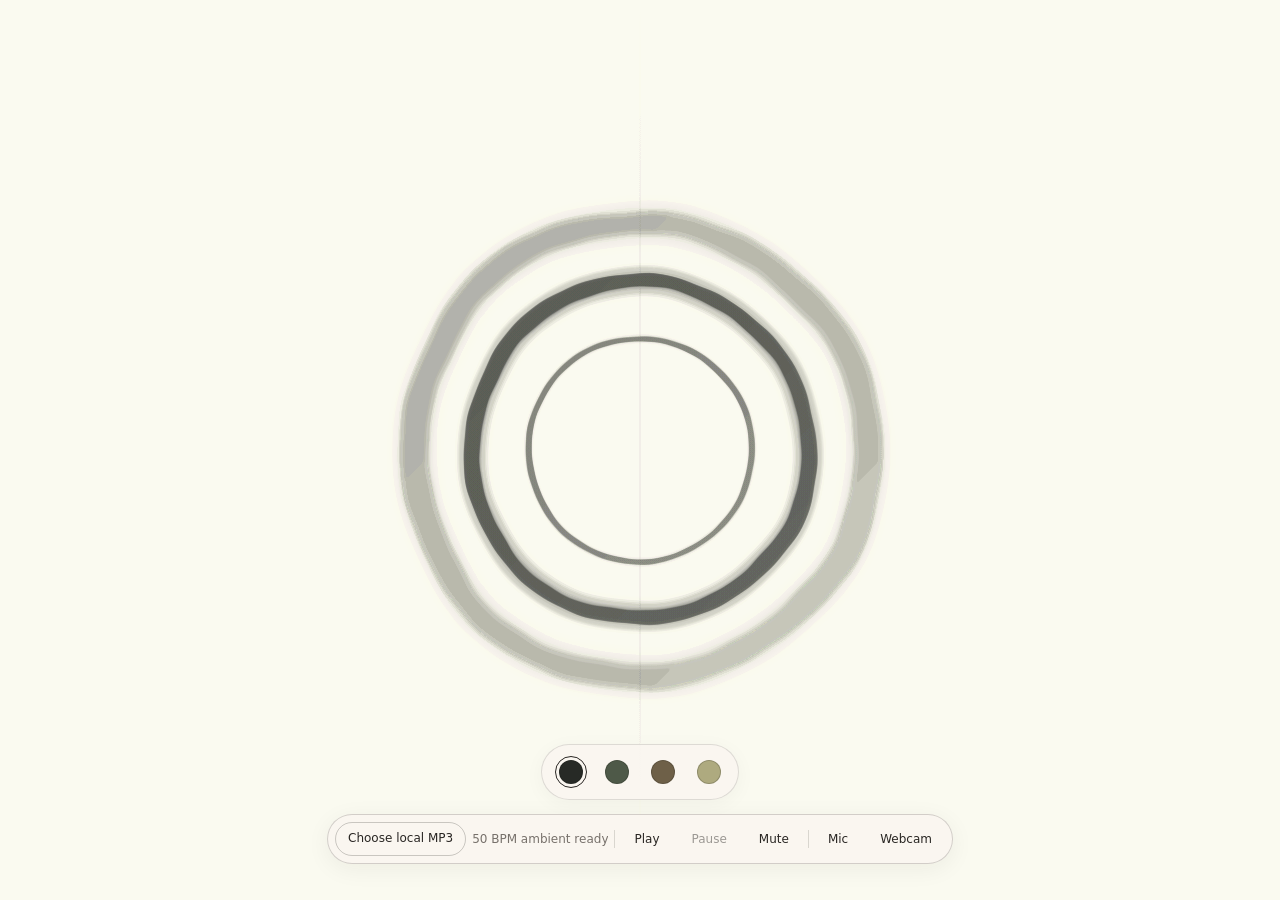
<file: queensland-study-tour/ink-wash-ring.html>
<!doctype html>
<html lang="en">
<head>
  <meta charset="utf-8">
  <meta name="viewport" content="width=device-width, initial-scale=1">
  <title>Ink Wash Ring</title>
  <style>
    /* One warm paper field, one centered ink mark, quiet controls. */
    html, body { margin: 0; width: 100%; height: 100%; overflow: hidden; background: #FAF6F0; }
    canvas { display: block; width: 100vw; height: 100vh; touch-action: none; }
    .ink-colors {
      position: fixed;
      left: 50%;
      bottom: calc(clamp(18px, 4vh, 42px) + 64px);
      transform: translateX(-50%);
      display: flex;
      gap: 2px;
      padding: 5px 7px;
      border: 1px solid rgba(30, 27, 25, .13);
      border-radius: 999px;
      background: rgba(250, 246, 240, .9);
      box-shadow: 0 4px 20px rgba(30, 27, 25, .04);
    }
    .ink-colors button {
      display: grid;
      place-items: center;
      width: 44px;
      height: 44px;
      padding: 0;
      border: 0;
      border-radius: 50%;
      background: transparent;
      cursor: pointer;
    }
    .ink-colors button::before {
      content: '';
      display: block;
      width: 22px;
      height: 22px;
      margin: auto;
      border: 1px solid rgba(30, 27, 25, .22);
      border-radius: 50%;
      background: var(--ink);
    }
    .ink-colors button[aria-pressed="true"]::before { outline: 1px solid #292623; outline-offset: 3px; }
    .ink-colors button:focus-visible { outline: 2px solid #292623; outline-offset: 1px; }
    .controls {
      position: fixed;
      left: 50%;
      bottom: clamp(18px, 4vh, 42px);
      transform: translateX(-50%);
      display: flex;
      align-items: center;
      gap: 6px;
      max-width: calc(100vw - 24px);
      padding: 7px;
      border: 1px solid rgba(30, 27, 25, .18);
      border-radius: 999px;
      background: rgba(250, 246, 240, .9);
      box-shadow: 0 5px 24px rgba(30, 27, 25, .06);
      color: #292623;
      font: 12px/1.2 system-ui, sans-serif;
      white-space: nowrap;
    }
    .controls button, .file-label {
      box-sizing: border-box;
      min-height: 34px;
      padding: 8px 12px;
      border: 1px solid transparent;
      border-radius: 999px;
      background: transparent;
      color: inherit;
      font: inherit;
      cursor: pointer;
    }
    .controls button:hover:not(:disabled), .file-label:hover, .controls button[aria-pressed="true"] {
      border-color: rgba(30, 27, 25, .22);
      background: rgba(30, 27, 25, .06);
    }
    .controls button:focus-visible, .file-label:focus-within { outline: 2px solid #292623; outline-offset: 2px; }
    .controls button:disabled { opacity: .45; cursor: default; }
    .file-label { border-color: rgba(30, 27, 25, .22); }
    .file-label input { position: absolute; width: 1px; height: 1px; opacity: 0; }
    .short-label { display: none; }
    .file-name { max-width: min(20vw, 150px); overflow: hidden; text-overflow: ellipsis; color: #77716b; }
    .divider { width: 1px; height: 18px; background: rgba(30, 27, 25, .15); }
    .capture-status {
      position: fixed;
      left: 50%;
      bottom: calc(clamp(18px, 4vh, 42px) + 126px);
      transform: translateX(-50%);
      display: flex;
      flex-wrap: wrap;
      justify-content: center;
      gap: 6px;
      max-width: calc(100vw - 24px);
    }
    .capture-status span:not(:empty) {
      padding: 7px 12px;
      border-radius: 999px;
      background: rgba(250, 246, 240, .95);
      color: #6d6258;
      font: 12px/1.3 system-ui, sans-serif;
      text-align: center;
    }
    @media (max-width: 540px) {
      .controls { gap: 2px; }
      .controls button, .file-label { padding-inline: 5px; }
      .wide-label { display: none; }
      .short-label { display: inline; }
      .file-name { display: none; }
    }
  </style>
</head>
<body>
  <canvas aria-label="Three animated ink-wash rings on rice paper; drag to paint" role="img"></canvas>
  <div class="ink-colors" role="group" aria-label="Ink colour; scroll up for bronze, down for jade">
    <button type="button" data-ink="black" aria-label="Black ink" aria-pressed="true" style="--ink:#191716"></button>
    <button type="button" data-ink="jade" aria-label="Jade ink" aria-pressed="false" style="--ink:#2F6052"></button>
    <button type="button" data-ink="bronze" aria-label="Bronze ink" aria-pressed="false" style="--ink:#875B39"></button>
    <button type="button" data-ink="gold" aria-label="Pale gold ink" aria-pressed="false" style="--ink:#C2A46C"></button>
  </div>
  <div class="controls" role="group" aria-label="Audio controls">
    <label class="file-label"><span class="wide-label">Choose local MP3</span><span class="short-label">MP3</span><input id="audio-file" type="file" accept=".mp3,audio/mpeg"></label>
    <span class="file-name" id="file-name" aria-live="polite">50 BPM ambient ready</span>
    <span class="divider" aria-hidden="true"></span>
    <button id="play" type="button">Play</button>
    <button id="pause" type="button" disabled>Pause</button>
    <button id="mute" type="button" aria-pressed="false">Mute</button>
    <span class="divider" aria-hidden="true"></span>
    <button id="mic" type="button" aria-pressed="false">Mic</button>
    <button id="webcam" type="button" aria-pressed="false">Webcam</button>
  </div>
  <div class="capture-status" role="status"><span id="mic-status"></span><span id="webcam-status"></span></div>
  <audio id="audio" preload="metadata"></audio>
  <video id="webcam-feed" autoplay playsinline muted hidden></video>
  <script>
    const canvas = document.querySelector('canvas');
    const displayCtx = canvas.getContext('2d');
    const paperCanvas = document.createElement('canvas'); // Offscreen ink layer; only one canvas is visible.
    const ctx = paperCanvas.getContext('2d');
    const audio = document.querySelector('#audio');
    const fileInput = document.querySelector('#audio-file');
    const fileName = document.querySelector('#file-name');
    const playButton = document.querySelector('#play');
    const pauseButton = document.querySelector('#pause');
    const muteButton = document.querySelector('#mute');
    const micButton = document.querySelector('#mic');
    const micStatus = document.querySelector('#mic-status');
    const webcamButton = document.querySelector('#webcam');
    const webcamStatus = document.querySelector('#webcam-status');
    const webcamFeed = document.querySelector('#webcam-feed');
    const reducedMotion = matchMedia('(prefers-reduced-motion: reduce)');
    const tau = Math.PI * 2;
    const steps = 240;
    const rings = [
      { scale: 1.34, opacity: 0.22, refresh: 0.12, width: 0.12, bleed: 0.05, blur: 2.4, wash: 6, parallax: 0.06, wobble: 1.25, bass: 0.5, seed: 0.8 },
      { scale: 1, opacity: 0.83, refresh: 0.18, width: 0.1, bleed: 0.18, blur: 0.5, wash: 3.2, parallax: 0.14, wobble: 1, bass: 1, seed: 0 },
      { scale: 0.66, opacity: 0.53, refresh: 0.15, width: 0.055, bleed: 0.04, blur: 0.2, wash: 1.2, parallax: 0.26, wobble: 0.55, bass: 0.65, seed: 1.5 }
    ];
    let width, height, baseRadius, phase = 0, lastTime = 0, fresh = true, bass = 0;
    let bassAverage = 0, hitThreshold = 0, previousBass = 0, musicPeak = 0, cooldownFrames = 0;
    let pointerX = 0, pointerY = 0, driftX = 0, driftY = 0;
    let cameraX = 0, cameraInfluence = 0, lastCameraSample = 0, previousCameraFrame;
    const cameraCanvas = document.createElement('canvas');
    cameraCanvas.width = 96;
    cameraCanvas.height = 72;
    const cameraCtx = cameraCanvas.getContext('2d', { willReadFrequently: true });
    const droplets = [];
    const shockwaves = [];
    const brushMarks = [];
    const inkEndpoints = {
      black: [[20, 45, 52], [58, 39, 24]],
      jade: [[35, 103, 91], [121, 75, 53]],
      bronze: [[63, 100, 92], [157, 91, 51]],
      gold: [[143, 176, 151], [204, 164, 103]]
    };
    const swatches = [...document.querySelectorAll('.ink-colors button')];
    let currentInkKind = 'black', tone = 0.5, targetTone = 0.5;
    const inkPalette = {};
    let paintingPointer = null, lastBrushX = 0, lastBrushY = 0;
    let audioUrl, audioContext, analyser, frequencies;
    let synthContext, synthMaster, synthTimer, synthPlaying = false, nextPulseTime = 0;
    let pulseIndex = 0, lastSynthPulse = -Infinity;
    let micContext, micStream, micAnalyser, micSamples;
    let voiceLevel = 0, micBaseline = 0, previousMicRms = 0, micAge = 0, micCooldown = 0;
    let webcamStream;
    const accentTimes = [];
    audio.volume = 0.3;

    function updateInkPalette() {
      for (const [kind, [cool, warm]] of Object.entries(inkEndpoints)) {
        const color = cool.map((value, i) => Math.round(value + (warm[i] - value) * tone));
        inkPalette[kind] = color;
        const swatch = swatches.find(button => button.dataset.ink === kind);
        swatch.style.setProperty('--ink', `rgb(${color.join(',')})`);
      }
    }
    updateInkPalette();
    addEventListener('wheel', event => {
      event.preventDefault();
      targetTone = Math.max(0, Math.min(1, targetTone - Math.sign(event.deltaY) * 0.055));
    }, { passive: false });

    swatches.forEach(button => {
      button.addEventListener('click', () => {
        currentInkKind = button.dataset.ink;
        swatches.forEach(swatch =>
          swatch.setAttribute('aria-pressed', String(swatch === button)));
      });
    });

    function addBrushDot(x, y) {
      const jitter = Math.min(1.5, baseRadius * 0.009);
      brushMarks.push({
        x: x + (Math.random() - 0.5) * jitter * 2,
        y: y + (Math.random() - 0.5) * jitter * 2,
        size: Math.max(1.5, baseRadius * (0.008 + Math.random() * 0.008)),
        kind: currentInkKind,
        seed: Math.random() * tau,
        age: 0
      });
      if (brushMarks.length > 1200) brushMarks.splice(0, brushMarks.length - 1200);
    }

    function paintTo(x, y) {
      const dx = x - lastBrushX;
      const dy = y - lastBrushY;
      const count = Math.max(1, Math.ceil(Math.hypot(dx, dy) / Math.max(2, baseRadius * 0.018)));
      for (let i = 1; i <= count; i++) addBrushDot(lastBrushX + dx * i / count, lastBrushY + dy * i / count);
      lastBrushX = x;
      lastBrushY = y;
    }

    canvas.addEventListener('pointerdown', event => {
      if (event.button !== 0 || paintingPointer !== null) return;
      paintingPointer = event.pointerId;
      lastBrushX = event.clientX;
      lastBrushY = event.clientY;
      addBrushDot(lastBrushX, lastBrushY);
      canvas.setPointerCapture(event.pointerId);
    });
    canvas.addEventListener('pointermove', event => {
      if (event.pointerId !== paintingPointer) return;
      if (event.pointerType === 'mouse' && !(event.buttons & 1)) { paintingPointer = null; return; }
      paintTo(event.clientX, event.clientY);
    });
    function stopPainting(event) {
      if (event.pointerId !== paintingPointer) return;
      paintingPointer = null;
      if (canvas.hasPointerCapture(event.pointerId)) canvas.releasePointerCapture(event.pointerId);
    }
    canvas.addEventListener('pointerup', stopPainting);
    canvas.addEventListener('pointercancel', stopPainting);

    function ringPose(ring, motion, bassMotion) {
      const radius = baseRadius * ring.scale * (1 + motion * 0.019 * Math.sin(phase * 0.72 + ring.seed)
        + bassMotion * 0.085 * ring.bass);
      const depth = ring.parallax * (reducedMotion.matches ? 0.2 : 1);
      return {
        radius,
        cx: width / 2 + driftX * baseRadius * depth,
        cy: height / 2 + driftY * baseRadius * depth
      };
    }

    function ringEdgeRadius(ring, radius, angle, side, motion, bassMotion, atPhase) {
      const outline = radius + radius * ring.wobble * (0.008 * Math.sin(3 * angle + 0.5 + ring.seed + motion * atPhase * 0.23)
        + 0.005 * Math.sin(7 * angle - 0.8 - ring.seed - motion * atPhase * 0.16)
        + 0.002 * Math.sin(13 * angle + 1.4 + motion * atPhase * 0.34));
      const thickness = radius * ring.width * (1 + bassMotion * 0.8 * ring.bass)
        * (0.86 + 0.1 * Math.sin(2 * angle + 0.7 + ring.seed) + 0.04 * Math.sin(5 * angle - 0.4));
      const fibre = radius * ring.wobble * (0.002 * Math.sin(17 * angle + side + motion * atPhase * 0.21)
        + 0.001 * Math.sin(31 * angle - side - motion * atPhase * 0.27));
      return outline + side * thickness / 2 + fibre;
    }

    function spawnShockwave(source = 'beat') {
      const motion = reducedMotion.matches ? 0.12 : 1;
      const bassMotion = bass * (reducedMotion.matches ? 0.18 : 1);
      rings.forEach((ring, index) => {
        const { radius, cx, cy } = ringPose(ring, motion, bassMotion);
        shockwaves.push({
          age: 0,
          life: reducedMotion.matches ? 1.8 : [1.5, 0.95, 0.95][index],
          radius: radius * (1 + ring.width * 0.45),
          originRadius: radius * (1 + ring.width * 0.45),
          cx, cy,
          index,
          ring,
          ringRadius: radius,
          launchPhase: phase,
          launchMotion: motion,
          launchBass: bassMotion,
          seed: ring.seed,
          kind: ['jade', 'bronze', 'gold'][index],
          // The inner two fronts cross their neighbouring rings only as they fade.
          speed: baseRadius * (reducedMotion.matches ? 0.12 : [0.72, 0.36, 0.42][index]),
          band: baseRadius * 0.16,
          // Reduced motion removes displacement entirely; the canvas never shakes.
          strength: baseRadius * (reducedMotion.matches ? 0 : 0.11),
          visible: [0.72, 0.84, 0.76][index] * (source === 'click' ? 1 : 0.9)
        });
      });
      if (shockwaves.length > 12) shockwaves.splice(0, shockwaves.length - 12);
    }

    function warpPoint(x, y) {
      let pushX = 0, pushY = 0;
      for (const wave of shockwaves) {
        const dx = x - wave.cx;
        const dy = y - wave.cy;
        const distance = Math.hypot(dx, dy);
        if (distance < 1) continue;
        if (Math.abs(distance - wave.radius) > wave.band * 3 + baseRadius * 0.032) continue;
        const angle = Math.atan2(dy, dx);
        const frontRadius = wave.radius + baseRadius * (0.022 * Math.sin(5 * angle + wave.seed + wave.age * 3)
          + 0.009 * Math.sin(11 * angle - wave.seed));
        const offset = (distance - frontRadius) / wave.band;
        if (Math.abs(offset) > 3) continue;
        const fade = 1 - wave.age / wave.life;
        const organic = 0.72 + 0.28 * Math.sin(5 * angle + wave.seed + wave.age * 5)
          + 0.12 * Math.sin(11 * angle - wave.seed);
        const push = wave.strength * Math.exp(-0.5 * offset * offset) * fade * fade * organic;
        pushX += dx / distance * push;
        pushY += dy / distance * push;
      }
      const limit = baseRadius * 0.18;
      const magnitude = Math.hypot(pushX, pushY);
      if (magnitude > limit) { pushX *= limit / magnitude; pushY *= limit / magnitude; }
      return [x + pushX, y + pushY];
    }

    function burstInk(power = 1) {
      const motion = reducedMotion.matches ? 0.12 : 1;
      const bassMotion = bass * (reducedMotion.matches ? 0.18 : 1);
      const count = Math.round(26 * Math.min(power, 1.5));
      const addDroplet = (x, y, angle, speed) => {
        const color = Math.random();
        const size = baseRadius * (0.005 + Math.pow(Math.random(), 2) * 0.022)
          * (Math.random() < 0.08 ? 1.45 : 1);
        droplets.push({
          x, y,
          vx: Math.cos(angle) * speed,
          vy: Math.sin(angle) * speed,
          speed,
          size: Math.max(1.2, size),
          age: 0,
          kind: color < 0.78 ? 'black' : color < 0.88 ? 'jade' : color < 0.97 ? 'bronze' : 'gold'
        });
      };
      // Keep three edge origins separate from the central burst.
      rings.forEach((ring, ringIndex) => {
        const { radius, cx, cy } = ringPose(ring, motion, bassMotion);
        const rotation = Math.random() * tau;
        for (let i = 0; i < count; i++) {
          const angle = rotation + (i + (Math.random() - 0.5) * 0.75) * tau / count;
          const edge = ringEdgeRadius(ring, radius, angle, 1, motion, bassMotion, phase);
          const direction = angle + (Math.random() - 0.5) * 0.26;
          const far = Math.random() < 0.16 ? 1.6 + Math.random() * 1.2 : 1;
          const speed = baseRadius * (0.55 + Math.random() * 1.35) * [1, 0.62, 0.55][ringIndex] * far
            * (power > 1 ? 1.15 : 1)
            * (reducedMotion.matches ? 0.22 : 1);
          addDroplet(cx + Math.cos(angle) * edge, cy + Math.sin(angle) * edge, direction, speed);
        }
      });
      // A fourth, central burst recalls the original spokes inside the inner ring.
      for (let i = 0; i < count; i++) {
        const angle = Math.random() * tau;
        const far = Math.random() < 0.16 ? 1.5 + Math.random() * 1.3 : 1;
        const speed = baseRadius * (0.8 + Math.random() * 1.4) * far
          * (reducedMotion.matches ? 0.22 : 1);
        addDroplet(width / 2 + (Math.random() - 0.5) * baseRadius * 0.04,
          height / 2 + (Math.random() - 0.5) * baseRadius * 0.04, angle, speed);
      }
      if (droplets.length > 500) droplets.splice(0, droplets.length - 500);
    }

    function triggerAccent(source, inkPower = 0) {
      const now = performance.now();
      while (accentTimes.length && now - accentTimes[0] >= 1000) accentTimes.shift();
      if (accentTimes.length >= 3) return;
      accentTimes.push(now);
      if (inkPower) burstInk(inkPower);
      spawnShockwave(source);
    }

    function stopMic() {
      micAnalyser = micSamples = undefined;
      if (micStream) {
        micStream.getTracks().forEach(track => track.stop());
        micStream = undefined;
      }
      if (micContext) {
        micContext.close().catch(() => {});
        micContext = undefined;
      }
      voiceLevel = micBaseline = previousMicRms = micAge = micCooldown = 0;
      micButton.setAttribute('aria-pressed', 'false');
      micButton.disabled = false;
    }

    micButton.addEventListener('click', async () => {
      if (micStream) {
        stopMic();
        micStatus.textContent = '';
        return;
      }
      const local = location.hostname === 'localhost' || location.hostname === '127.0.0.1'
        || location.hostname === '::1' || location.hostname === '[::1]';
      if (location.protocol !== 'https:' && !(location.protocol === 'http:' && local)) {
        micStatus.textContent = 'Mic needs localhost or HTTPS';
        return;
      }
      if (!navigator.mediaDevices?.getUserMedia) {
        micStatus.textContent = 'Microphone unavailable in this browser';
        return;
      }
      micButton.disabled = true;
      micStatus.textContent = 'Requesting mic access…';
      try {
        micContext = new AudioContext();
        await micContext.resume();
        micStream = await navigator.mediaDevices.getUserMedia({
          audio: { echoCancellation: true, noiseSuppression: false, autoGainControl: false }
        });
        micAnalyser = micContext.createAnalyser();
        micAnalyser.fftSize = 1024;
        micContext.createMediaStreamSource(micStream).connect(micAnalyser);
        micSamples = new Uint8Array(micAnalyser.fftSize);
        micStream.getAudioTracks()[0]?.addEventListener('ended', () => {
          stopMic();
          micStatus.textContent = 'Mic disconnected';
        });
        micButton.setAttribute('aria-pressed', 'true');
        micStatus.textContent = 'Mic on';
      } catch {
        stopMic();
        micStatus.textContent = 'Mic access was not granted';
      } finally {
        micButton.disabled = false;
      }
    });

    function stopWebcam() {
      webcamFeed.pause();
      webcamFeed.srcObject = null;
      if (webcamStream) {
        webcamStream.getTracks().forEach(track => track.stop());
        webcamStream = undefined;
      }
      previousCameraFrame = undefined;
      cameraInfluence = cameraX = 0;
      webcamButton.setAttribute('aria-pressed', 'false');
      webcamButton.disabled = false;
    }

    webcamButton.addEventListener('click', async () => {
      if (webcamStream) {
        stopWebcam();
        webcamStatus.textContent = '';
        return;
      }
      const local = location.hostname === 'localhost' || location.hostname === '127.0.0.1'
        || location.hostname === '::1' || location.hostname === '[::1]';
      if (location.protocol !== 'https:' && !(location.protocol === 'http:' && local)) {
        webcamStatus.textContent = 'Webcam needs localhost or HTTPS';
        return;
      }
      if (!navigator.mediaDevices?.getUserMedia) {
        webcamStatus.textContent = 'Webcam unavailable in this browser';
        return;
      }
      webcamButton.disabled = true;
      webcamStatus.textContent = 'Requesting webcam access…';
      try {
        webcamStream = await navigator.mediaDevices.getUserMedia({
          video: { width: { ideal: 320 }, height: { ideal: 240 }, frameRate: { ideal: 15, max: 15 }, facingMode: 'user' },
          audio: false
        });
        webcamFeed.srcObject = webcamStream;
        await webcamFeed.play();
        webcamStream.getVideoTracks()[0]?.addEventListener('ended', () => {
          stopWebcam();
          webcamStatus.textContent = 'Webcam disconnected';
        });
        webcamButton.setAttribute('aria-pressed', 'true');
        webcamStatus.textContent = 'Webcam on';
      } catch {
        stopWebcam();
        webcamStatus.textContent = 'Webcam access was not granted';
      } finally {
        webcamButton.disabled = false;
      }
    });

    function sampleWebcam(now) {
      if (!webcamStream || webcamFeed.readyState < 2 || now - lastCameraSample < 100) return;
      lastCameraSample = now;
      // Mirror the camera so moving right moves the ink right.
      cameraCtx.setTransform(-1, 0, 0, 1, 96, 0);
      cameraCtx.drawImage(webcamFeed, 0, 0, 96, 72);
      cameraCtx.setTransform(1, 0, 0, 1, 0, 0);
      const pixels = cameraCtx.getImageData(0, 0, 96, 72).data;
      const frame = new Uint8Array(96 * 72);
      let motion = 0, horizontal = 0;
      for (let y = 2; y < 70; y += 2) {
        for (let x = 2; x < 94; x += 2) {
          const index = y * 96 + x;
          const pixel = index * 4;
          const light = (pixels[pixel] * 3 + pixels[pixel + 1] * 4 + pixels[pixel + 2]) >> 3;
          frame[index] = light;
          if (!previousCameraFrame) continue;
          const change = Math.abs(light - previousCameraFrame[index]) - 24;
          if (change > 0) {
            motion += change;
            horizontal += change * x;
          }
        }
      }
      previousCameraFrame = frame;
      if (motion > 450) {
        cameraX = Math.max(-1, Math.min(1, horizontal / motion / 48 - 1));
        cameraInfluence = Math.max(0.3, Math.min(1, motion / 2400));
      }
    }

    function updateMic(dt) {
      if (!micAnalyser) return;
      micAnalyser.getByteTimeDomainData(micSamples);
      let sum = 0;
      for (const sample of micSamples) {
        const amplitude = (sample - 128) / 128;
        sum += amplitude * amplitude;
      }
      const rms = Math.sqrt(sum / micSamples.length);
      micAge += dt;
      micCooldown = Math.max(0, micCooldown - dt);
      const threshold = Math.max(0.075, micBaseline * 2.4);
      const rise = Math.max(0.045, micBaseline * 0.9);
      if (micAge > 0.4 && micCooldown === 0 && rms > threshold
          && rms - previousMicRms > rise) {
        triggerAccent('click', 2);
        micCooldown = 0.55;
      }
      micBaseline += (rms - micBaseline) * (1 - Math.exp(-dt / (rms > micBaseline ? 1.8 : 0.7)));
      previousMicRms = rms;
      const target = Math.max(0, Math.min(1, (rms - 0.008) * 8));
      voiceLevel += (target - voiceLevel) * (1 - Math.exp(-dt / (target > voiceLevel ? 0.075 : 0.28)));
    }

    function drawVoiceCore() {
      if (voiceLevel < 0.003) return;
      const energy = voiceLevel * (reducedMotion.matches ? 0.75 : 1);
      const radius = baseRadius * (0.2 + energy * 0.52);
      const core = ctx.createRadialGradient(width / 2, height / 2, 0,
        width / 2, height / 2, radius);
      core.addColorStop(0, `rgba(244, 190, 91, ${energy * 0.28})`);
      core.addColorStop(0.3, `rgba(228, 169, 74, ${energy * 0.16})`);
      core.addColorStop(1, 'rgba(228, 169, 74, 0)');
      ctx.fillStyle = core;
      ctx.fillRect(width / 2 - radius, height / 2 - radius, radius * 2, radius * 2);
    }

    function syncPlaybackButtons() {
      const playing = synthPlaying || (audio.hasAttribute('src') && !audio.paused);
      playButton.disabled = playing;
      pauseButton.disabled = !playing;
    }

    function synthVoice(frequency, start, duration, peak, attack) {
      const oscillator = synthContext.createOscillator();
      const envelope = synthContext.createGain();
      oscillator.type = 'sine';
      oscillator.frequency.setValueAtTime(frequency, start);
      envelope.gain.setValueAtTime(0.0001, start);
      envelope.gain.exponentialRampToValueAtTime(peak, start + attack);
      envelope.gain.exponentialRampToValueAtTime(0.0001, start + duration);
      oscillator.connect(envelope).connect(synthMaster);
      oscillator.start(start);
      oscillator.stop(start + duration + 0.02);
      oscillator.onended = () => { oscillator.disconnect(); envelope.disconnect(); };
    }

    function scheduleSynth() {
      if (!synthPlaying || !synthContext) return;
      const notes = [220, 293.66, 261.63, 329.63, 392, 261.63]; // A-minor pentatonic.
      const now = synthContext.currentTime;
      while (nextPulseTime < now + 0.14) {
        const start = Math.max(nextPulseTime, now + 0.015);
        synthVoice(55, start, 0.85, 0.13, 0.045);
        if (pulseIndex % 4 === 0) {
          synthVoice(notes[(pulseIndex / 4) % notes.length], start + 0.13, 4.35, 0.035, 0.7);
        }
        lastSynthPulse = start;
        pulseIndex++;
        nextPulseTime = start + 60 / 50;
      }
    }

    async function startSynth() {
      try {
        synthContext = new AudioContext();
        await synthContext.resume();
        synthMaster = synthContext.createGain();
        synthMaster.gain.value = audio.muted ? 0 : 0.3;
        synthMaster.connect(synthContext.destination);
        synthPlaying = true;
        pulseIndex = 0;
        nextPulseTime = synthContext.currentTime + 0.05;
        scheduleSynth();
        synthTimer = setInterval(scheduleSynth, 100);
        fileName.textContent = '50 BPM ambient playing';
      } catch {
        stopSynth();
        fileName.textContent = 'Audio unavailable';
      }
      syncPlaybackButtons();
    }

    function stopSynth() {
      synthPlaying = false;
      clearInterval(synthTimer);
      synthTimer = undefined;
      if (synthContext) {
        const closingContext = synthContext;
        if (synthMaster) synthMaster.gain.setTargetAtTime(0, closingContext.currentTime, 0.025);
        synthContext = synthMaster = undefined;
        setTimeout(() => closingContext.close().catch(() => {}), 150);
      }
      lastSynthPulse = -Infinity;
      syncPlaybackButtons();
    }

    fileInput.addEventListener('change', () => {
      const file = fileInput.files[0];
      if (!file) return;
      if (!/\.mp3$/i.test(file.name) && file.type !== 'audio/mpeg') {
        fileName.textContent = 'Choose an MP3 file';
        fileInput.value = '';
        return;
      }
      stopSynth();
      audio.pause();
      if (audioUrl) URL.revokeObjectURL(audioUrl);
      audioUrl = URL.createObjectURL(file);
      audio.src = audioUrl;
      audio.load();
      bass = bassAverage = hitThreshold = previousBass = musicPeak = cooldownFrames = 0;
      fileName.textContent = file.name;
      fileName.title = file.name;
      syncPlaybackButtons();
      fileInput.value = '';
    });

    playButton.addEventListener('click', async () => {
      if (!audio.hasAttribute('src')) {
        playButton.disabled = true;
        await startSynth();
        return;
      }
      try {
        if (!audioContext) {
          audioContext = new AudioContext();
          analyser = audioContext.createAnalyser();
          analyser.fftSize = 256;
          analyser.smoothingTimeConstant = 0.4;
          frequencies = new Uint8Array(analyser.frequencyBinCount);
          audioContext.createMediaElementSource(audio).connect(analyser);
          analyser.connect(audioContext.destination);
        }
        await audioContext.resume();
        await audio.play();
      } catch {
        fileName.textContent = 'Could not play this MP3';
      }
    });
    pauseButton.addEventListener('click', () => {
      if (synthPlaying) {
        stopSynth();
        fileName.textContent = '50 BPM ambient paused';
      } else audio.pause();
    });
    muteButton.addEventListener('click', () => {
      audio.muted = !audio.muted;
      muteButton.setAttribute('aria-pressed', String(audio.muted));
      if (synthMaster && synthContext) {
        synthMaster.gain.setTargetAtTime(audio.muted ? 0 : 0.3, synthContext.currentTime, 0.04);
      }
    });
    audio.addEventListener('play', syncPlaybackButtons);
    audio.addEventListener('pause', syncPlaybackButtons);
    audio.addEventListener('ended', syncPlaybackButtons);
    addEventListener('beforeunload', () => {
      if (audioUrl) URL.revokeObjectURL(audioUrl);
      stopSynth();
      stopMic();
      stopWebcam();
    });

    function resize() {
      width = innerWidth;
      height = innerHeight;
      const dpr = Math.min(devicePixelRatio || 1, 2);
      canvas.width = Math.round(width * dpr);
      canvas.height = Math.round(height * dpr);
      paperCanvas.width = canvas.width;
      paperCanvas.height = canvas.height;
      displayCtx.setTransform(dpr, 0, 0, dpr, 0, 0);
      ctx.setTransform(dpr, 0, 0, dpr, 0, 0);
      ctx.fillStyle = '#FAF6F0';
      ctx.fillRect(0, 0, width, height);
      baseRadius = Math.min(width, height) * 0.185;
      fresh = true;
    }

    addEventListener('pointermove', event => {
      pointerX = Math.max(-1, Math.min(1, (event.clientX - width / 2) / (width / 2)));
      pointerY = Math.max(-1, Math.min(1, (event.clientY - height / 2) / (height / 2)));
    });
    addEventListener('pointerdown', () => triggerAccent('click', 1));
    document.addEventListener('pointerleave', () => { pointerX = pointerY = 0; });

    function drawRing(ring, motion, bassMotion) {
      const [inkR, inkG, inkB] = inkPalette.black;
      const { radius, cx, cy } = ringPose(ring, motion, bassMotion);
      const wobble = a => radius + radius * ring.wobble * (0.008 * Math.sin(3 * a + 0.5 + ring.seed + motion * phase * 0.23)
        + 0.005 * Math.sin(7 * a - 0.8 - ring.seed - motion * phase * 0.16)
        + 0.002 * Math.sin(13 * a + 1.4 + motion * phase * 0.34));
      const point = a => warpPoint(cx + wobble(a) * Math.cos(a), cy + wobble(a) * Math.sin(a));

      // The soft wash beneath each stroke adds depth without a hard outline.
      ctx.beginPath();
      for (let i = 0; i <= steps; i++) {
        const [x, y] = point(i * tau / steps);
        i ? ctx.lineTo(x, y) : ctx.moveTo(x, y);
      }
      ctx.closePath();
      ctx.filter = `blur(${ring.wash}px)`;
      ctx.strokeStyle = `rgba(${inkR}, ${inkG}, ${inkB}, ${ring.bleed * (fresh ? 1 : ring.refresh)})`;
      ctx.lineWidth = radius * ring.width * (1.4 + bassMotion * 0.8 * ring.bass);
      ctx.stroke();
      ctx.filter = 'none';

      const edge = (a, side) => {
        const r = ringEdgeRadius(ring, radius, a, side, motion, bassMotion, phase);
        return warpPoint(cx + r * Math.cos(a), cy + r * Math.sin(a));
      };
      ctx.beginPath();
      for (let i = 0; i <= steps; i++) {
        const [x, y] = edge(i * tau / steps, 1);
        i ? ctx.lineTo(x, y) : ctx.moveTo(x, y);
      }
      for (let i = steps; i >= 0; i--) {
        const [x, y] = edge(i * tau / steps, -1);
        ctx.lineTo(x, y);
      }
      ctx.closePath();
      const alpha = ring.opacity * (fresh ? 1 : ring.refresh);
      const ink = ctx.createLinearGradient(cx - radius, cy - radius, cx + radius, cy + radius);
      ink.addColorStop(0, `rgba(${inkR}, ${inkG}, ${inkB}, ${alpha})`);
      ink.addColorStop(0.55, `rgba(${inkR}, ${inkG}, ${inkB}, ${alpha * 0.89})`);
      ink.addColorStop(1, `rgba(${inkR}, ${inkG}, ${inkB}, ${alpha * 0.78})`);
      ctx.fillStyle = ink;
      ctx.filter = `blur(${ring.blur}px)`;
      ctx.fill();
      ctx.filter = 'none';
    }

    function draw(now) {
      const dt = lastTime ? Math.min((now - lastTime) / 1000, 0.05) : 0;
      updateMic(dt);
      cameraInfluence *= Math.exp(-dt / 1.1);
      sampleWebcam(now);
      if (Math.abs(targetTone - tone) > 0.0001) {
        tone += (targetTone - tone) * (1 - Math.exp(-dt / 0.25));
        updateInkPalette();
      }
      let bassTarget = 0, beatEnergy = 0;
      if (analyser) {
        analyser.getByteFrequencyData(frequencies);
        if (!audio.paused) {
          // FFT 256 has broad bins: weight the low end, and let low mids carry bass-light music.
          const weights = [1, 0.9, 0.7, 0.5, 0.35, 0.2];
          let low = 0, body = 0;
          for (let i = 0; i < weights.length; i++) low += frequencies[i + 1] * weights[i];
          for (let i = 7; i <= 16; i++) body += frequencies[i];
          const energy = Math.max(low / (3.65 * 255), body / (10 * 255) * 0.55);
          musicPeak = Math.max(energy, musicPeak * Math.exp(-dt / 5));
          bassTarget = Math.min(1, Math.max(0, (energy - 0.008) / Math.max(0.08, musicPeak * 1.3)));
          beatEnergy = energy;
        }
      }
      if (synthPlaying && synthContext) {
        const pulseAge = synthContext.currentTime - lastSynthPulse;
        if (pulseAge >= 0) {
          const pulse = 0.38 * Math.exp(-pulseAge / 0.27);
          bassTarget = Math.max(bassTarget, pulse);
          beatEnergy = Math.max(beatEnergy, pulse);
        }
      }
      const responseTime = bassTarget > bass ? 0.12 : 0.38;
      bass += (bassTarget - bass) * (1 - Math.exp(-dt / responseTime));
      bassAverage += (beatEnergy - bassAverage) * (1 - Math.exp(-dt / 1.2));
      hitThreshold = Math.max(bassAverage * 1.12, hitThreshold * Math.exp(-dt / 0.55));
      if (cooldownFrames > 0) cooldownFrames--;
      if ((synthPlaying || !audio.paused) && cooldownFrames === 0 && beatEnergy > 0.018
          && beatEnergy > hitThreshold
          && beatEnergy - previousBass > Math.max(0.005, bassAverage * 0.035)) {
        triggerAccent('beat', 1);
        hitThreshold = beatEnergy * 1.35;
        cooldownFrames = 8;
      }
      previousBass = beatEnergy;
      phase += dt * (reducedMotion.matches ? 0.15 : 1);
      lastTime = now;
      const motion = reducedMotion.matches ? 0.12 : 1;
      const bassMotion = bass * (reducedMotion.matches ? 0.18 : 1);
      const follow = 1 - Math.exp(-dt / 0.33);
      const horizontalTarget = pointerX * (1 - cameraInfluence) + cameraX * cameraInfluence;
      driftX += (horizontalTarget - driftX) * follow;
      driftY += (pointerY - driftY) * follow;
      for (let i = shockwaves.length - 1; i >= 0; i--) {
        const wave = shockwaves[i];
        wave.age += dt;
        wave.radius = wave.originRadius + wave.age * wave.speed;
        if (wave.age >= wave.life) shockwaves.splice(i, 1);
      }
      // A translucent paper wash fades old positions without clearing them.
      if (!fresh) {
        ctx.fillStyle = 'rgba(250, 246, 240, 0.08)';
        ctx.fillRect(0, 0, width, height);
      }
      const [axisR, axisG, axisB] = inkPalette.black;
      const axisAlpha = fresh ? 0.08 : 0.007;
      const axis = ctx.createLinearGradient(0, 0, 0, height);
      axis.addColorStop(0, `rgba(${axisR}, ${axisG}, ${axisB}, 0)`);
      axis.addColorStop(0.25, `rgba(${axisR}, ${axisG}, ${axisB}, ${axisAlpha})`);
      axis.addColorStop(0.75, `rgba(${axisR}, ${axisG}, ${axisB}, ${axisAlpha})`);
      axis.addColorStop(1, `rgba(${axisR}, ${axisG}, ${axisB}, 0)`);
      ctx.beginPath();
      ctx.moveTo(width / 2, 0);
      ctx.lineTo(width / 2, height);
      ctx.lineWidth = 1;
      ctx.strokeStyle = axis;
      ctx.stroke();
      drawVoiceCore();
      for (const ring of rings) drawRing(ring, motion, bassMotion);

      // Drag slows the splashes; their widening, thinning marks dry into paper.
      const drag = Math.exp(-2.5 * dt);
      for (let i = droplets.length - 1; i >= 0; i--) {
        const drop = droplets[i];
        drop.age += dt;
        if (drop.age >= 1.05) { droplets.splice(i, 1); continue; }
        drop.vx *= drag;
        drop.vy *= drag;
        drop.x += drop.vx * dt;
        drop.y += drop.vy * dt;
        const slowed = 1 - Math.hypot(drop.vx, drop.vy) / drop.speed;
        const spread = 1 + slowed * 1.8;
        const fade = Math.pow(1 - drop.age / 1.05, 1.5);
        const [r, g, b] = inkPalette[drop.kind];
        ctx.fillStyle = `rgba(${r}, ${g}, ${b}, ${0.14 * fade})`;
        ctx.beginPath();
        ctx.arc(drop.x, drop.y, drop.size * spread, 0, tau);
        ctx.fill();
      }
      // Brush dots drift while wet, spread into the fibres, then dry away.
      for (let i = brushMarks.length - 1; i >= 0; i--) {
        const mark = brushMarks[i];
        mark.age += dt;
        if (mark.age >= 2.4) { brushMarks.splice(i, 1); continue; }
        const soak = 1 - Math.exp(-mark.age * 2.2);
        const fade = Math.pow(1 - mark.age / 2.4, 1.2);
        const wobble = (1 - soak) * (reducedMotion.matches ? 0.12 : 0.8);
        const [x, y] = warpPoint(mark.x + Math.sin(mark.age * 3 + mark.seed) * wobble,
          mark.y + Math.cos(mark.age * 2.5 + mark.seed) * wobble);
        const size = mark.size * (1 + soak * 0.75);
        const [r, g, b] = inkPalette[mark.kind];
        ctx.fillStyle = `rgba(${r}, ${g}, ${b}, ${0.04 * fade})`;
        ctx.beginPath();
        ctx.arc(x, y, size * 1.55, 0, tau);
        ctx.fill();
        ctx.fillStyle = `rgba(${r}, ${g}, ${b}, ${0.13 * fade})`;
        ctx.beginPath();
        ctx.arc(x, y, size * 0.8, 0, tau);
        ctx.fill();
      }
      // Repaint the visible canvas from the persistent ink layer. Wavefronts stay transient.
      displayCtx.drawImage(paperCanvas, 0, 0, width, height);
      for (const wave of shockwaves) {
        const progress = wave.age / wave.life;
        const fade = progress < 0.48 ? 1 : Math.pow((1 - progress) / 0.52, 1.15);
        const [waveR, waveG, waveB] = inkPalette[wave.kind];
        const [inkR, inkG, inkB] = inkPalette.black;
        const travel = wave.age * wave.speed;
        const trace = (distance, reverse = false) => {
          for (let i = 0; i <= 120; i++) {
            const angle = (reverse ? 120 - i : i) * tau / 120;
            const edge = ringEdgeRadius(wave.ring, wave.ringRadius, angle, 1,
              wave.launchMotion, wave.launchBass, wave.launchPhase);
            const wobblyRadius = edge + distance * (1 + 0.035 * Math.sin(5 * angle + wave.seed + wave.age * 2));
            const x = wave.cx + wobblyRadius * Math.cos(angle);
            const y = wave.cy + wobblyRadius * Math.sin(angle);
            if (!i && !reverse) displayCtx.moveTo(x, y);
            else displayCtx.lineTo(x, y);
          }
        };
        // The translucent ribbon visibly connects each parent ring to its moving front.
        if (travel > 1) {
          displayCtx.beginPath();
          trace(travel);
          trace(0, true);
          displayCtx.closePath();
          const wash = displayCtx.createRadialGradient(wave.cx, wave.cy, wave.originRadius,
            wave.cx, wave.cy, wave.originRadius + travel + 2);
          wash.addColorStop(0, `rgba(${waveR}, ${waveG}, ${waveB}, 0)`);
          wash.addColorStop(1, `rgba(${waveR}, ${waveG}, ${waveB}, ${0.14 * fade})`);
          displayCtx.fillStyle = wash;
          displayCtx.fill();
        }
        const launch = Math.max(0, 1 - wave.age / 0.85);
        if (launch > 0) {
          displayCtx.beginPath();
          trace(0);
          displayCtx.closePath();
          displayCtx.strokeStyle = `rgba(${inkR}, ${inkG}, ${inkB}, ${wave.visible * 0.3 * launch})`;
          displayCtx.lineWidth = Math.max(2, baseRadius * 0.025);
          displayCtx.filter = 'blur(1px)';
          displayCtx.stroke();
        }
        displayCtx.beginPath();
        trace(travel);
        displayCtx.closePath();
        displayCtx.strokeStyle = `rgba(${waveR}, ${waveG}, ${waveB}, ${wave.visible * 0.42 * fade})`;
        displayCtx.lineWidth = Math.max(4, baseRadius * 0.075);
        displayCtx.filter = 'blur(3px)';
        displayCtx.stroke();
        displayCtx.filter = 'none';
        displayCtx.strokeStyle = `rgba(${inkR}, ${inkG}, ${inkB}, ${wave.visible * 0.4 * fade})`;
        displayCtx.lineWidth = Math.max(1.5, baseRadius * 0.015);
        displayCtx.stroke();
      }
      // Crisp travelling heads keep the splashes legible as ink droplets.
      for (const drop of droplets) {
        const [r, g, b] = inkPalette[drop.kind];
        displayCtx.fillStyle = `rgba(${r}, ${g}, ${b}, ${0.48 * (1 - drop.age / 1.05)})`;
        displayCtx.beginPath();
        displayCtx.arc(drop.x, drop.y, drop.size * 1.1, 0, tau);
        displayCtx.fill();
      }
      fresh = false;
      requestAnimationFrame(draw);
    }

    addEventListener('resize', resize);
    resize();
    requestAnimationFrame(draw);
  </script>
</body>
</html>
</file>
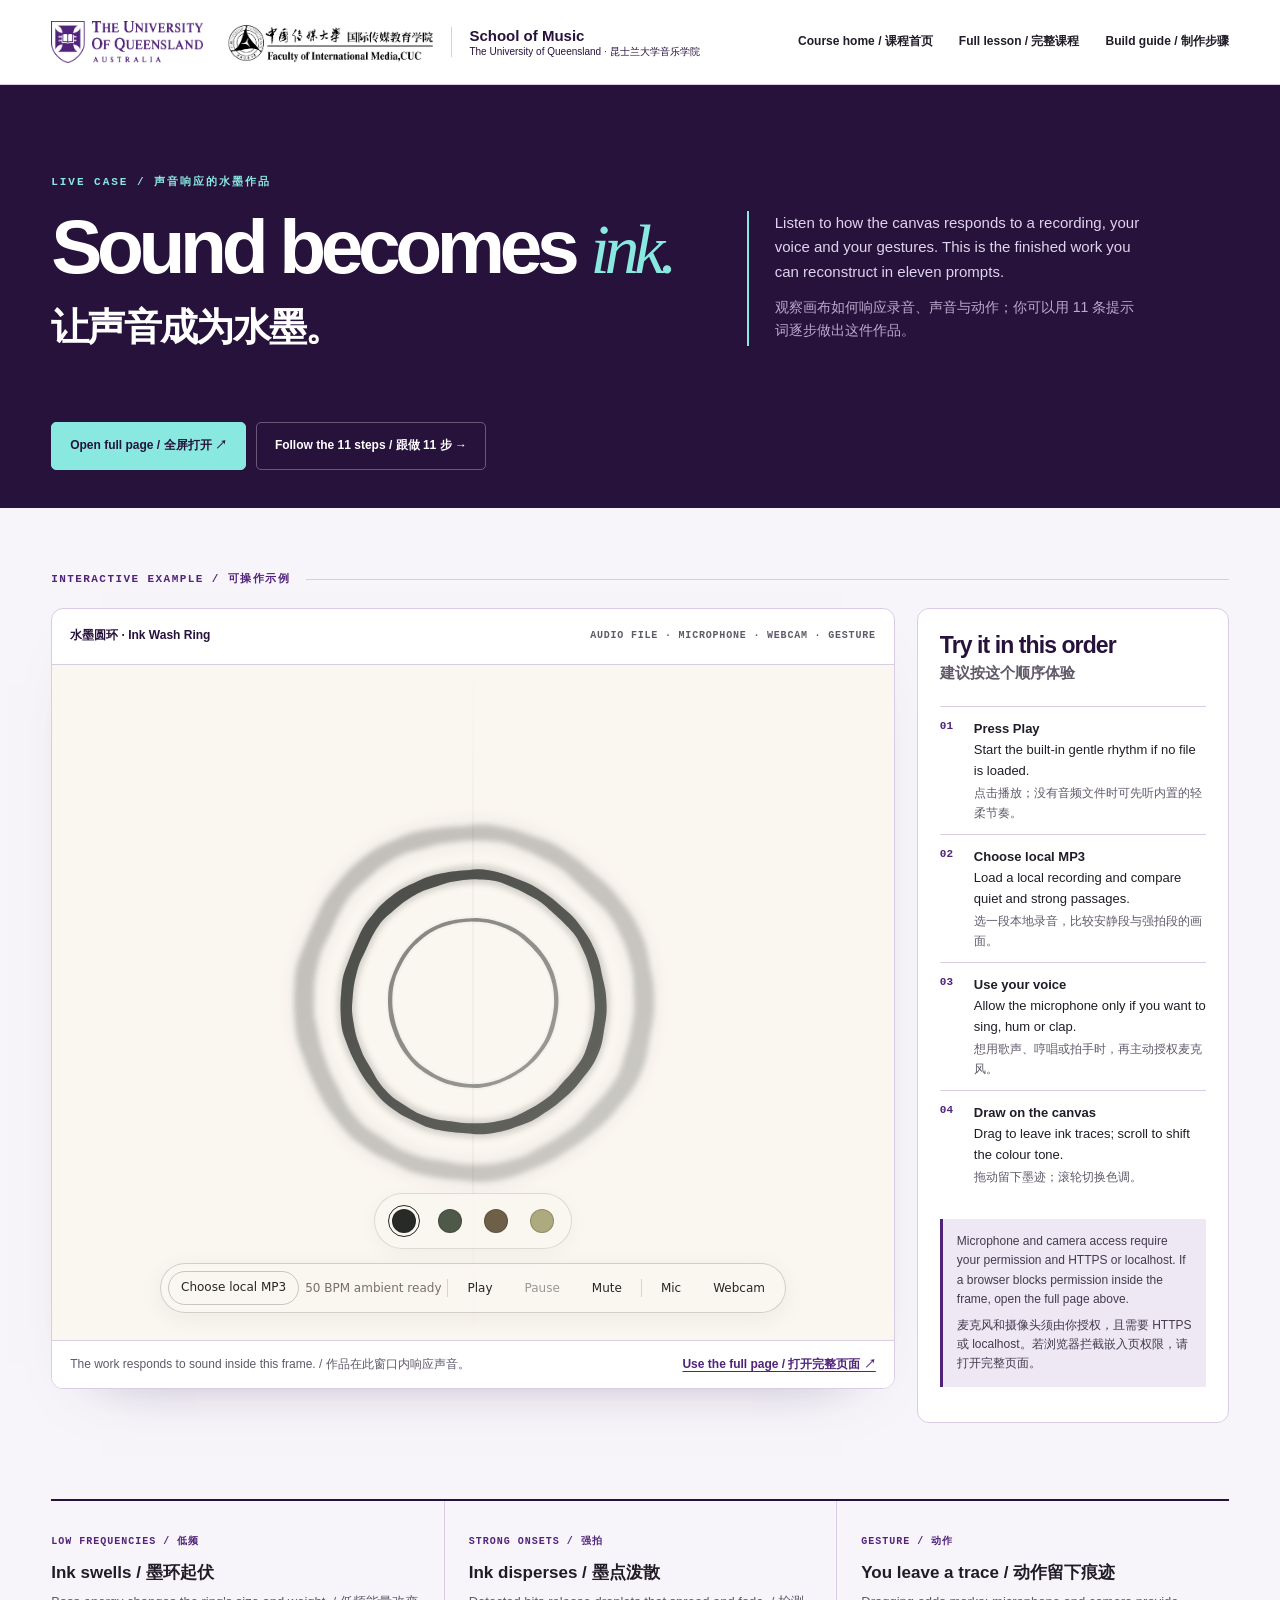
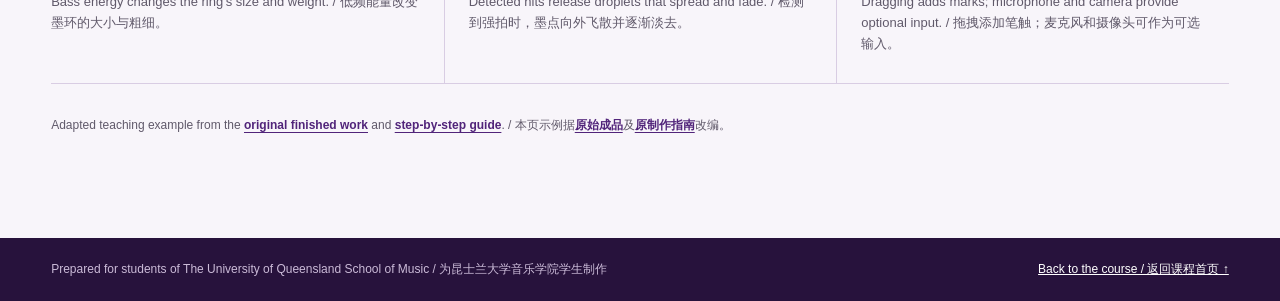
<file: queensland-study-tour/visualizers.html>
<!doctype html>
<html lang="en">
<head>
  <meta charset="utf-8">
  <meta name="viewport" content="width=device-width,initial-scale=1">
  <meta name="theme-color" content="#27123c">
  <meta name="description" content="An interactive ink-wash music visualisation for The University of Queensland School of Music teaching edition. Play, listen, draw, then build the work step by step.">
  <title>Sound becomes ink · 声音化为水墨 | UQ School of Music</title>
  <style>
    :root{--uq:#51247a;--deep:#27123c;--lavender:#eee7f4;--paper:#f8f5fa;--white:#fff;--ink:#211c27;--muted:#60596a;--line:#d9cde3;--aqua:#89e8df}
    *,*::before,*::after{box-sizing:border-box}
    html{scroll-behavior:smooth}
    body{margin:0;color:var(--ink);background:var(--paper);font:16px/1.62 "Segoe UI","Microsoft YaHei",sans-serif}
    a{color:inherit}
    :focus-visible{outline:3px solid #149a9a;outline-offset:4px}
    .skip{position:absolute;left:1rem;top:-5rem;z-index:20;background:var(--deep);color:#fff;padding:.7rem 1rem}
    .skip:focus{top:1rem}
    .site-head{background:#fff;border-bottom:1px solid var(--line)}
    .head-inner{max-width:1440px;min-height:84px;margin:auto;padding:13px clamp(20px,4vw,60px);display:flex;align-items:center;justify-content:space-between;gap:20px}
    .identity{display:flex;align-items:center;gap:18px;text-decoration:none;min-width:0}
    .identity img{display:block;width:auto;height:42px;flex:none}
    .identity img.cuc-logo{filter:invert(1)}
    .identity span{border-left:1px solid var(--line);padding-left:17px;display:grid;gap:2px;color:var(--deep);line-height:1.15}
    .identity strong{font-size:15px;font-weight:800}
    .identity small{font-size:10px}
    .head-links{display:flex;flex-wrap:wrap;justify-content:flex-end;gap:10px 26px;font-size:12px;font-weight:750}
    .head-links a{text-decoration:none}
    .head-links a:hover{text-decoration:underline;text-underline-offset:5px;color:var(--uq)}
    .intro{background:var(--deep);color:#fff;overflow:hidden}
    .intro-inner{max-width:1440px;margin:auto;padding:clamp(55px,7vw,100px) clamp(20px,4vw,60px) clamp(50px,6vw,84px);display:grid;grid-template-columns:minmax(0,1.02fr) minmax(260px,.75fr);align-items:end;gap:40px}
    .eyebrow{font:700 11px/1.4 Consolas,monospace;letter-spacing:.18em;color:var(--aqua);text-transform:uppercase;margin:0 0 18px}
    h1{font-size:clamp(45px,6vw,88px);line-height:.99;letter-spacing:-.07em;margin:0;max-width:920px}
    h1 em{font:italic .91em/1.05 Georgia,serif;letter-spacing:-.075em;color:var(--aqua)}
    h1 span{display:block;font-size:clamp(26px,3vw,43px);font-weight:750;letter-spacing:-.045em;margin-top:22px}
    .intro-copy{margin:0;max-width:400px;padding:0 0 5px 26px;border-left:2px solid var(--aqua);color:#e0d4ec;font-size:15px}
    .intro-copy span{display:block;margin-top:12px;color:#bcaacc;font-size:14px}
    .action-row{max-width:1440px;margin:-1px auto 0;padding:0 clamp(20px,4vw,60px) 38px;background:var(--deep);display:flex;flex-wrap:wrap;gap:10px}
    .button{display:inline-flex;align-items:center;justify-content:center;gap:12px;min-height:48px;padding:10px 18px;border:1px solid rgba(255,255,255,.3);border-radius:5px;text-decoration:none;font-size:12px;font-weight:800;transition:background .2s,transform .2s}
    .button:hover{transform:translateY(-2px);background:rgba(255,255,255,.1)}
    .button.primary{background:var(--aqua);color:var(--deep);border-color:var(--aqua)}
    .button.primary:hover{background:#b5f2ec}
    main{max-width:1440px;margin:auto;padding:clamp(34px,5vw,74px) clamp(20px,4vw,60px) 90px}
    .eyeline{display:flex;align-items:center;gap:16px;margin-bottom:20px;color:var(--uq);font:800 11px/1.4 Consolas,monospace;letter-spacing:.13em;text-transform:uppercase}
    .eyeline::after{content:"";height:1px;background:var(--line);flex:1}
    .experience{display:grid;grid-template-columns:minmax(0,1fr) 312px;gap:22px;align-items:start}
    .viewer{background:#fff;border:1px solid var(--line);border-radius:12px;overflow:hidden;box-shadow:0 25px 62px -50px rgba(39,18,60,.55)}
    .viewer-top{min-height:56px;padding:12px 18px;display:flex;align-items:center;justify-content:space-between;gap:10px;border-bottom:1px solid var(--line)}
    .viewer-top strong{font-size:12px;color:var(--deep)}
    .viewer-top span{font:700 10px/1.4 Consolas,monospace;letter-spacing:.08em;color:var(--muted)}
    .viewer iframe{display:block;width:100%;height:min(75vh,710px);min-height:510px;border:0;background:#faf6f0}
    .viewer-bottom{padding:14px 18px;background:#fff;border-top:1px solid var(--line);display:flex;align-items:center;justify-content:space-between;gap:12px;font-size:12px;color:var(--muted)}
    .viewer-bottom a{font-weight:800;color:var(--uq);text-underline-offset:3px}
    .guide{background:#fff;border:1px solid var(--line);border-radius:12px;padding:23px 22px}
    .guide h2{margin:0 0 4px;color:var(--deep);font-size:23px;line-height:1.2;letter-spacing:-.04em}
    .guide h2 span{display:block;margin-top:5px;color:var(--muted);font-size:15px;font-weight:600;letter-spacing:0}
    .guide ol{list-style:none;margin:24px 0 20px;padding:0;counter-reset:step}
    .guide li{counter-increment:step;display:grid;grid-template-columns:24px 1fr;gap:10px;padding:11px 0;border-top:1px solid var(--line);font-size:13px}
    .guide li::before{content:counter(step,decimal-leading-zero);font:800 11px/1.6 Consolas,monospace;color:var(--uq)}
    .guide li b{display:block;color:var(--ink)}
    .guide li span{display:block;margin-top:3px;color:var(--muted);font-size:12px}
    .guide-note{padding:13px 14px;background:var(--lavender);border-left:3px solid var(--uq);font-size:12px;color:#443a4e}
    .guide-note span{display:block;margin-top:6px}
    .readout{margin-top:clamp(42px,6vw,76px);display:grid;grid-template-columns:1fr 1fr 1fr;border-top:2px solid var(--deep);border-bottom:1px solid var(--line)}
    .readout article{padding:25px 24px 29px 0}
    .readout article+article{padding-left:24px;border-left:1px solid var(--line)}
    .readout small{font:750 10px/1.4 Consolas,monospace;letter-spacing:.1em;color:var(--uq)}
    .readout h3{margin:10px 0 8px;font-size:17px;line-height:1.25}
    .readout p{margin:0;color:var(--muted);font-size:13px}
    .source{margin-top:32px;font-size:12px;color:var(--muted)}
    .source a{color:var(--uq);font-weight:700;text-underline-offset:3px}
    footer{background:var(--deep);color:#cbbbd8;padding:22px clamp(20px,4vw,60px);font-size:12px}
    .footer-inner{max-width:1320px;margin:auto;display:flex;flex-wrap:wrap;justify-content:space-between;gap:12px}
    footer a{color:#fff}
    @media(max-width:1040px){.experience{grid-template-columns:1fr}.guide{display:grid;grid-template-columns:210px 1fr;gap:10px 25px}.guide ol{margin:0}.guide-note{grid-column:1/-1}}
    @media(max-width:700px){.head-inner{align-items:flex-start;flex-direction:column}.identity img{height:34px}.identity strong{font-size:13px}.identity small{font-size:9px}.head-links{justify-content:flex-start}.intro-inner{grid-template-columns:1fr;gap:24px}.intro-copy{max-width:580px}.viewer iframe{height:600px;min-height:0}.viewer-top,.viewer-bottom{align-items:flex-start;flex-direction:column}.guide{display:block}.guide ol{margin:22px 0}.readout{grid-template-columns:1fr}.readout article,.readout article+article{padding:19px 0;border-left:0}.readout article+article{border-top:1px solid var(--line)}}
    @media(max-width:480px){.identity{gap:8px;flex-wrap:wrap}.identity img{height:28px}.identity span{flex-basis:100%;border-left:0;padding-left:0}}
    @media(prefers-reduced-motion:reduce){html{scroll-behavior:auto}.button{transition:none}.button:hover{transform:none}}
  </style>
</head>
<body>
  <a class="skip" href="#main">Skip to the example / 跳到示例</a>
  <header class="site-head">
    <div class="head-inner">
      <a class="identity" href="index.html" aria-label="UQ School of Music course home">
        <img src="assets/uq-logo.png" width="742" height="205" alt="The University of Queensland logo">
        <img class="cuc-logo" src="assets/cuc-media-logo.png" width="8166" height="1616" alt="中国传媒大学国际传媒教育学院 logo">
        <span><strong>School of Music</strong><small>The University of Queensland · 昆士兰大学音乐学院</small></span>
      </a>
      <nav class="head-links" aria-label="Course navigation">
        <a href="index.html">Course home / 课程首页</a>
        <a href="courses.html#visual">Full lesson / 完整课程</a>
        <a href="build-sumi-e.html">Build guide / 制作步骤</a>
      </nav>
    </div>
  </header>
  <section class="intro" aria-label="Sound becomes ink introduction">
    <div class="intro-inner">
      <div>
        <p class="eyebrow">Live case / 声音响应的水墨作品</p>
        <h1 id="page-title">Sound becomes <em>ink.</em><span>让声音成为水墨。</span></h1>
      </div>
      <p class="intro-copy">Listen to how the canvas responds to a recording, your voice and your gestures. This is the finished work you can reconstruct in eleven prompts.<span>观察画布如何响应录音、声音与动作；你可以用 11 条提示词逐步做出这件作品。</span></p>
    </div>
    <div class="action-row">
      <a class="button primary" href="ink-wash-ring.html?v=three-ring-wave-2" target="_blank" rel="noopener">Open full page / 全屏打开 ↗</a>
      <a class="button" href="build-sumi-e.html">Follow the 11 steps / 跟做 11 步 →</a>
    </div>
  </section>
  <main id="main">
    <div class="eyeline">Interactive example / 可操作示例</div>
    <div class="experience">
      <div class="viewer">
        <div class="viewer-top"><strong>水墨圆环 · Ink Wash Ring</strong><span>AUDIO FILE · MICROPHONE · WEBCAM · GESTURE</span></div>
        <iframe src="ink-wash-ring.html?v=three-ring-wave-2" title="Ink Wash Ring — interactive ink-wash music visualisation" allow="microphone; camera; autoplay; fullscreen" allowfullscreen loading="eager"></iframe>
        <div class="viewer-bottom"><span>The work responds to sound inside this frame. / 作品在此窗口内响应声音。</span><a href="ink-wash-ring.html?v=three-ring-wave-2" target="_blank" rel="noopener">Use the full page / 打开完整页面 ↗</a></div>
      </div>
      <aside class="guide" aria-label="How to try the interactive example">
        <h2 id="guide-title">Try it in this order<span>建议按这个顺序体验</span></h2>
        <ol>
          <li><div><b>Press Play</b>Start the built-in gentle rhythm if no file is loaded.<span>点击播放；没有音频文件时可先听内置的轻柔节奏。</span></div></li>
          <li><div><b>Choose local MP3</b>Load a local recording and compare quiet and strong passages.<span>选一段本地录音，比较安静段与强拍段的画面。</span></div></li>
          <li><div><b>Use your voice</b>Allow the microphone only if you want to sing, hum or clap.<span>想用歌声、哼唱或拍手时，再主动授权麦克风。</span></div></li>
          <li><div><b>Draw on the canvas</b>Drag to leave ink traces; scroll to shift the colour tone.<span>拖动留下墨迹；滚轮切换色调。</span></div></li>
        </ol>
        <p class="guide-note">Microphone and camera access require your permission and HTTPS or localhost. If a browser blocks permission inside the frame, open the full page above.<span>麦克风和摄像头须由你授权，且需要 HTTPS 或 localhost。若浏览器拦截嵌入页权限，请打开完整页面。</span></p>
      </aside>
    </div>
    <div class="readout" aria-label="Sound-to-image mappings">
      <article><small>LOW FREQUENCIES / 低频</small><h3>Ink swells / 墨环起伏</h3><p>Bass energy changes the ring's size and weight. / 低频能量改变墨环的大小与粗细。</p></article>
      <article><small>STRONG ONSETS / 强拍</small><h3>Ink disperses / 墨点泼散</h3><p>Detected hits release droplets that spread and fade. / 检测到强拍时，墨点向外飞散并逐渐淡去。</p></article>
      <article><small>GESTURE / 动作</small><h3>You leave a trace / 动作留下痕迹</h3><p>Dragging adds marks; microphone and camera provide optional input. / 拖拽添加笔触；麦克风和摄像头可作为可选输入。</p></article>
    </div>
    <p class="source">Adapted teaching example from the <a href="https://haner199022.github.io/ireland-study-tour/examples/elegant_audio_visualizer.html" target="_blank" rel="noopener">original finished work</a> and <a href="https://haner199022.github.io/ireland-study-tour/build-sumi-e.html" target="_blank" rel="noopener">step-by-step guide</a>. / 本页示例据<a href="https://haner199022.github.io/ireland-study-tour/examples/elegant_audio_visualizer.html" target="_blank" rel="noopener">原始成品</a>及<a href="https://haner199022.github.io/ireland-study-tour/build-sumi-e.html" target="_blank" rel="noopener">原制作指南</a>改编。</p>
  </main>
  <footer><div class="footer-inner"><span>Prepared for students of The University of Queensland School of Music / 为昆士兰大学音乐学院学生制作</span><a href="index.html">Back to the course / 返回课程首页 ↑</a></div></footer>
</body>
</html>
</file>
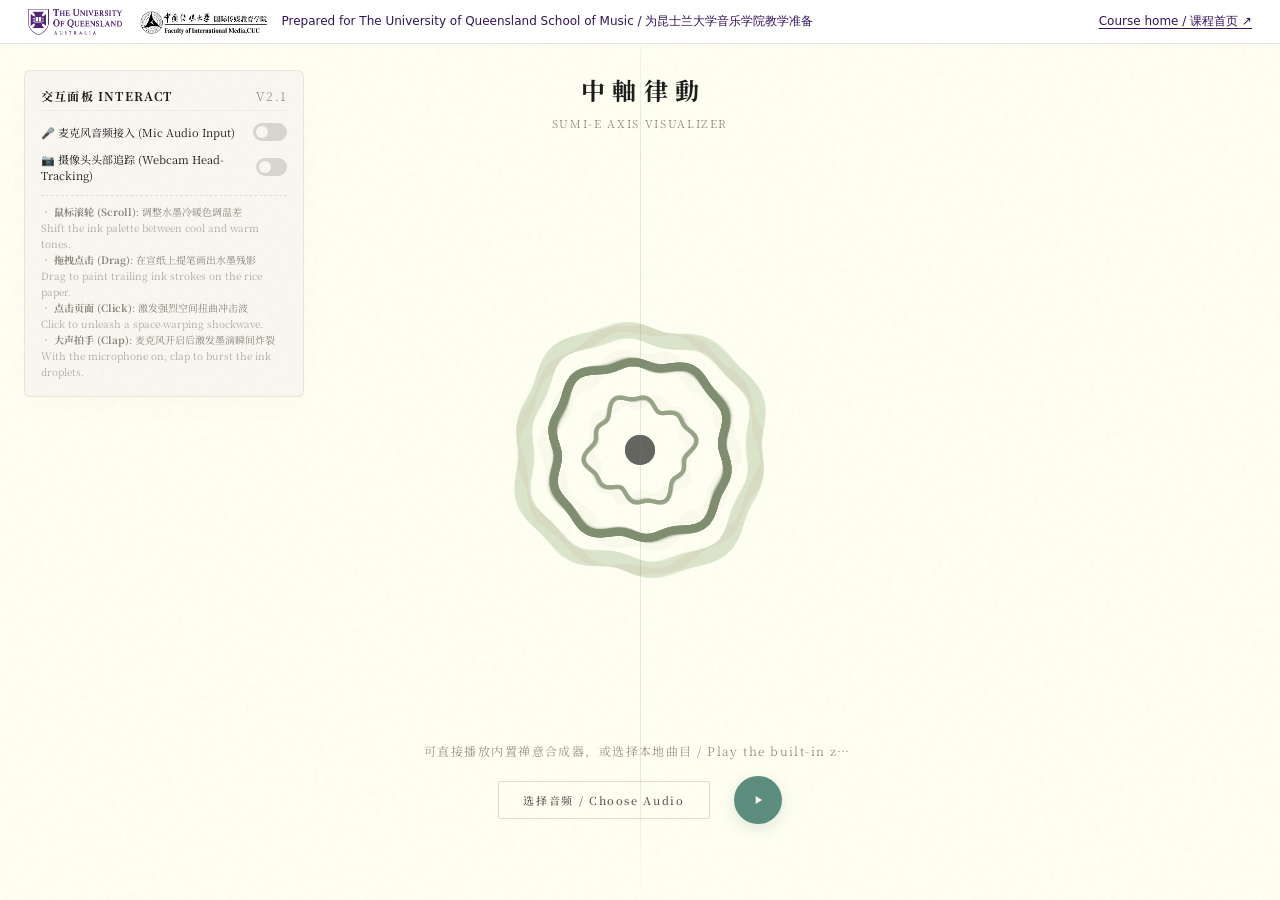
<file: queensland-study-tour/examples/elegant_audio_visualizer.html>
<!DOCTYPE html>
<html lang="zh-CN">
<head>
    <meta charset="UTF-8">
    <meta name="viewport" content="width=device-width, initial-scale=1.0">
    <title>中軸律动 — Sumi-e Multimodal Art Visualizer | UQ School of Music Teaching Edition</title>
    
    <link href="https://fonts.googleapis.com/css2?family=Noto+Serif+SC:wght@300;500;700&display=swap" rel="stylesheet">
    
    <style>
        :root {
            --bg-cream: #FAF6F0;
            --ink-black: #1A1A1A;
            --axis-color: rgba(91, 140, 126, 0.18);
        }

        * {
            box-sizing: border-box;
            margin: 0;
            padding: 0;
        }

        body {
            background-color: var(--bg-cream);
            height: 100vh;
            display: flex;
            flex-direction: column;
            justify-content: space-between;
            align-items: center;
            overflow: hidden;
            user-select: none;
            -webkit-user-select: none;
            font-family: 'Noto Serif SC', "Georgia", serif;
            color: var(--ink-black);
            position: relative;
            transition: transform 0.08s ease-out; /* Screen shake effect */
        }

        /* Subtle paper-grain texture overlay */
        .paper-grain {
            position: fixed;
            top: 0;
            left: 0;
            width: 100%;
            height: 100%;
            pointer-events: none;
            z-index: 100;
            opacity: 0.04;
            background-image: url("data:image/svg+xml,%3Csvg viewBox='0 0 200 200' xmlns='http://www.w3.org/2000/svg'%3E%3Cfilter id='noise'%3E%3CfeTurbulence type='fractalNoise' baseFrequency='0.8' numOctaves='3' stitchTiles='stitch'/%3E%3C/filter%3E%3Crect width='100%25' height='100%25' filter='url(%23noise)'/%3E%3C/svg%3E");
        }

        /* The Beijing Central Axis (北京中轴线) */
        .central-axis {
            position: absolute;
            top: 0;
            bottom: 0;
            left: 50%;
            width: 1px;
            background: linear-gradient(
                to bottom,
                transparent,
                var(--axis-color) 15%,
                var(--axis-color) 85%,
                transparent
            );
            pointer-events: none;
            z-index: 3;
            transition: background 0.3s ease;
        }

        header {
            text-align: center;
            margin-top: 5vh;
            z-index: 10;
            pointer-events: none;
        }

        h1 {
            font-size: 24px;
            font-weight: 700;
            letter-spacing: 0.3em;
            color: var(--ink-black);
            text-indent: 0.3em;
            margin-bottom: 8px;
        }

        .subtitle {
            font-size: 11px;
            font-weight: 300;
            letter-spacing: 0.15em;
            color: #8A857C;
            text-transform: uppercase;
        }

        /* Multimodal Control Console */
        .console-panel {
            position: absolute;
            top: 24px;
            left: 24px;
            z-index: 20;
            background: rgba(250, 246, 240, 0.85);
            backdrop-filter: blur(10px);
            border: 1px solid rgba(26, 26, 26, 0.08);
            border-radius: 6px;
            padding: 16px;
            width: 280px;
            box-shadow: 0 10px 30px rgba(0, 0, 0, 0.02);
            transition: all 0.3s ease;
        }

        .console-title {
            font-size: 12px;
            font-weight: 700;
            letter-spacing: 0.1em;
            margin-bottom: 12px;
            border-bottom: 1px solid rgba(26, 26, 26, 0.05);
            padding-bottom: 6px;
            display: flex;
            justify-content: space-between;
        }

        .toggle-row {
            display: flex;
            justify-content: space-between;
            align-items: center;
            margin-bottom: 10px;
            font-size: 11px;
        }

        /* Beautiful Switch */
        .switch {
            position: relative;
            display: inline-block;
            width: 34px;
            height: 18px;
        }

        .switch input {
            opacity: 0;
            width: 0;
            height: 0;
        }

        .slider {
            position: absolute;
            cursor: pointer;
            top: 0;
            left: 0;
            right: 0;
            bottom: 0;
            background-color: rgba(26, 26, 26, 0.15);
            transition: .3s;
            border-radius: 18px;
        }

        .slider:before {
            position: absolute;
            content: "";
            height: 12px;
            width: 12px;
            left: 3px;
            bottom: 3px;
            background-color: var(--bg-cream);
            transition: .3s;
            border-radius: 50%;
        }

        input:checked + .slider {
            background-color: #5B8C7E;
        }

        input:checked + .slider:before {
            transform: translateX(16px);
        }

        /* Legend box */
        .legend-box {
            margin-top: 12px;
            padding-top: 8px;
            border-top: 1px dashed rgba(26, 26, 26, 0.1);
            font-size: 10px;
            color: #8A857C;
            line-height: 1.6;
        }

        .canvas-container {
            position: absolute;
            top: 0;
            left: 0;
            width: 100%;
            height: 100%;
            display: flex;
            justify-content: center;
            align-items: center;
            z-index: 2;
        }

        canvas {
            display: block;
            width: 100%;
            height: 100%;
        }

        /* Controls Dashboard */
        .controls-container {
            width: 100%;
            max-width: 480px;
            padding: 40px 24px;
            margin-bottom: 4vh;
            display: flex;
            flex-direction: column;
            align-items: center;
            gap: 16px;
            z-index: 10;
        }

        .track-info {
            font-size: 12px;
            font-weight: 300;
            letter-spacing: 0.12em;
            color: #8A857C;
            text-align: center;
            max-width: 100%;
            white-space: nowrap;
            overflow: hidden;
            text-overflow: ellipsis;
            min-height: 18px;
        }

        .actions {
            display: flex;
            align-items: center;
            gap: 24px;
        }

        .btn {
            background: transparent;
            border: 1px solid rgba(26, 26, 26, 0.15);
            padding: 10px 24px;
            border-radius: 2px;
            font-family: 'Noto Serif SC', serif;
            font-size: 11px;
            font-weight: 500;
            letter-spacing: 0.15em;
            cursor: pointer;
            color: #55524D;
            transition: all 0.4s cubic-bezier(0.25, 1, 0.5, 1);
            display: inline-flex;
            align-items: center;
            justify-content: center;
        }

        .btn:hover {
            border-color: var(--ink-black);
            color: var(--ink-black);
            background-color: rgba(26, 26, 26, 0.02);
            transform: translateY(-1px);
        }

        /* Play/Pause Button - ALWAYS ENABLED in v2.0 */
        .play-pause-btn {
            width: 48px;
            height: 48px;
            border-radius: 50%;
            background-color: #5B8C7E;
            border: none;
            cursor: pointer;
            display: flex;
            align-items: center;
            justify-content: center;
            transition: all 0.4s cubic-bezier(0.25, 1, 0.5, 1);
            box-shadow: 0 4px 15px rgba(91, 140, 126, 0.2);
            pointer-events: auto;
        }

        .play-pause-btn:hover {
            transform: scale(1.08);
            box-shadow: 0 6px 20px rgba(91, 140, 126, 0.35);
        }

        .play-pause-btn svg {
            fill: var(--bg-cream);
            width: 14px;
            height: 14px;
        }

        .hidden-input {
            display: none;
        }


/* UQ teaching edition context; source credits and lesson content remain below. */
.uq-context-bar {
  box-sizing: border-box; min-height: 44px; padding: 6px clamp(12px, 3vw, 28px);
  display: flex; align-items: center; justify-content: space-between; gap: 12px;
  background: #fff; color: #32135c; border-bottom: 1px solid #e7e0ee;
  font: 500 12px/1.35 system-ui, -apple-system, "Segoe UI", sans-serif;
  letter-spacing: 0; text-align: left;
}
.uq-context-bar .uq-context-identity { display: flex; align-items: center; gap: 14px; min-width: 0; }
.uq-context-bar img { display: block; width: auto; height: 26px; max-width: none; flex: none; }
.uq-context-bar .cuc-logo { filter: invert(1); }
.uq-context-bar .uq-context-label { display: block; min-width: 0; }
.uq-context-bar a { color: #32135c; flex: none; text-decoration: underline; text-underline-offset: 3px; white-space: nowrap; }
.uq-context-bar a:hover { color: #60389c; }
.uq-context-bar a:focus-visible { outline: 2px solid #60389c; outline-offset: 3px; }
@media (max-width: 620px) {
  .uq-context-bar { flex-wrap: wrap; gap: 4px 8px; font-size: 10px; min-height: 52px; }
  .uq-context-bar .uq-context-identity { flex: 1 1 100%; gap: 8px; }
  .uq-context-bar img { height: 18px; }
  .uq-context-bar a { font-size: 10px; margin-left: auto; }
}

/* Full-screen examples reserve their top edge for the UQ context and keep controls clear. */
.uq-context-bar { position: fixed; inset: 0 0 auto 0; z-index: 300; }
body > header { margin-top: max(68px, 8vh); }
.console-panel { top: 70px; }
@media (max-width: 620px) { body > header { margin-top: 78px; } .console-panel { top: 80px; } }

</style>
</head>
<body>
<div class="uq-context-bar">
  <div class="uq-context-identity">
    <img src="../assets/uq-logo.png" alt="The University of Queensland logo" width="742" height="205">
    <img class="cuc-logo" src="../assets/cuc-media-logo.png" alt="中国传媒大学国际传媒教育学院 logo" width="8166" height="1616">
    <span class="uq-context-label">Prepared for The University of Queensland School of Music / 为昆士兰大学音乐学院教学准备</span>
  </div>
  <a href="../index.html" aria-label="Return to the UQ music visualisation course home">Course home / 课程首页 ↗</a>
</div>


    <div class="paper-grain"></div>
    <div class="central-axis" id="axis-line"></div>

    <!-- Multimodal Control Dashboard -->
    <div class="console-panel">
        <div class="console-title">
            <span>交互面板 INTERACT</span>
            <span style="opacity: 0.5; font-weight: 300;">V2.1</span>
        </div>
        
        <div class="toggle-row">
            <span>🎤 麦克风音频接入 (Mic Audio Input)</span>
            <label class="switch">
                <input type="checkbox" id="mic-toggle">
                <span class="slider"></span>
            </label>
        </div>

        <div class="toggle-row">
            <span>📷 摄像头头部追踪 (Webcam Head-Tracking)</span>
            <label class="switch">
                <input type="checkbox" id="webcam-toggle">
                <span class="slider"></span>
            </label>
        </div>

        <div class="legend-box">
            • <b>鼠标滚轮 (Scroll)</b>: 调整水墨冷暖色调温差<br>
            <span style="opacity:.65;">Shift the ink palette between cool and warm tones.</span><br>
            • <b>拖拽点击 (Drag)</b>: 在宣纸上提笔画出水墨残影<br>
            <span style="opacity:.65;">Drag to paint trailing ink strokes on the rice paper.</span><br>
            • <b>点击页面 (Click)</b>: 激发强烈空间扭曲冲击波<br>
            <span style="opacity:.65;">Click to unleash a space-warping shockwave.</span><br>
            • <b>大声拍手 (Clap)</b>: 麦克风开启后激发墨滴瞬间炸裂<br>
            <span style="opacity:.65;">With the microphone on, clap to burst the ink droplets.</span>
        </div>
    </div>

    <header>
        <h1>中軸律動</h1>
        <div class="subtitle">Sumi-e Axis Visualizer</div>
    </header>

    <div class="canvas-container">
        <canvas id="sumie-canvas"></canvas>
    </div>

    <div class="controls-container">
        <div id="track-name" class="track-info">可直接播放内置禅意合成器，或选择本地曲目 / Play the built-in zen synth, or pick a local track</div>
        
        <div class="actions">
            <input type="file" id="audio-file" class="hidden-input" accept="audio/*">
            
            <button class="btn" onclick="document.getElementById('audio-file').click()">
                选择音频 / Choose Audio
            </button>

            <button id="play-pause" class="play-pause-btn" aria-label="Play/Pause">
                <svg id="play-icon" viewBox="0 0 24 24">
                    <path d="M8 5v14l11-7z"/>
                </svg>
                <svg id="pause-icon" viewBox="0 0 24 24" style="display: none;">
                    <path d="M6 19h4V5H6v14zm8-14v14h4V5h-4z"/>
                </svg>
            </button>
        </div>
    </div>

    <audio id="audio-element" crossorigin="anonymous" loop></audio>

    <script>
        const canvas = document.getElementById('sumie-canvas');
        const ctx = canvas.getContext('2d');
        const audio = document.getElementById('audio-element');
        const fileInput = document.getElementById('audio-file');
        const playPauseBtn = document.getElementById('play-pause');
        const playIcon = document.getElementById('play-icon');
        const pauseIcon = document.getElementById('pause-icon');
        const trackNameLabel = document.getElementById('track-name');
        const axisLine = document.getElementById('axis-line');

        // Dynamic Interaction switches
        const micToggle = document.getElementById('mic-toggle');
        const webcamToggle = document.getElementById('webcam-toggle');

        // Web Audio global contexts
        let audioCtx;
        let analyser;
        let source;
        let animationFrameId;

        // Procedural synth sequencer variables
        let proceduralInterval = null;
        let isProceduralPlaying = false;

        // Custom Mic variables
        let micStream;
        let micAnalyser;
        let micSource;
        let micVolume = 0;
        let prevMicVolume = 0;

        // Color temperature configurations (Interpolates dynamically via Scroll Wheel)
        let colorTone = 0.4; // 0 = Cool (Jade), 1 = Warm (Bronze/Red)
        
        // Parallax coordinates featuring 0.3s dampening lag (Lag target)
        let mouseX = 0, mouseY = 0;
        let targetMouseX = 0, targetMouseY = 0;
        const trackingLag = 0.08; // Roughly 0.3s at 60fps to match tracking speed smoothly

        // Entities repositories
        const splatters = [];
        const shockwaves = [];
        const brushPoints = []; // Holds temporary paint brush strokes
        let splatterCooldown = 0;

        // Adaptive Beat Detection threshold variables
        let beatThreshold = 0.45;
        const decayRate = 0.08;
        let smoothedBass = 0;
        let noisePhase = 0;

        
        // Space Warp Shockwave solver
        class Shockwave {
            constructor(x, y, intensity) {
                this.cx = x;
                this.cy = y;
                this.radius = 0;
                this.maxRadius = Math.max(window.innerWidth, window.innerHeight) * 1.2;
                this.speed = 12 + intensity * 15;
                this.width = 130;
                this.strength = 50 * intensity;
                this.alpha = 1.0;
                this.decay = 0.015;
            }

            update() {
                this.radius += this.speed;
                this.alpha -= this.decay;
            }

            isDead() {
                return this.alpha <= 0 || this.radius > this.maxRadius;
            }

            getDisplacement(px, py) {
                const dx = px - this.cx;
                const dy = py - this.cy;
                const dist = Math.hypot(dx, dy);

                if (dist === 0) return { x: 0, y: 0 };

                const distFromWave = Math.abs(dist - this.radius);

                if (distFromWave < this.width) {
                    const factor = 1 - (distFromWave / this.width);
                    const warpMagnitude = Math.sin(factor * Math.PI) * this.strength * this.alpha;
                    
                    return {
                        x: (dx / dist) * warpMagnitude,
                        y: (dy / dist) * warpMagnitude
                    };
                }
                return { x: 0, y: 0 };
            }

            draw(context) {
                context.save();
                const toneColor = getToneColor(colorTone);
                context.strokeStyle = `rgba(${toneColor.r}, ${toneColor.g}, ${toneColor.b}, ${0.12 * this.alpha})`;
                context.lineWidth = 8 * this.alpha;
                context.beginPath();

                const segments = 90;
                for (let i = 0; i <= segments; i++) {
                    const angle = (i / segments) * Math.PI * 2;
                    const wobble = Math.sin(angle * 6 + this.radius * 0.03) * 6;
                    const r = this.radius + wobble;
                    const px = this.cx + Math.cos(angle) * r;
                    const py = this.cy + Math.sin(angle) * r;

                    if (i === 0) context.moveTo(px, py);
                    else context.lineTo(px, py);
                }
                context.stroke();
                context.restore();
            }
        }

        // Passes coordinates through active space warps
        function getWarpedPoint(px, py) {
            let wx = px;
            let wy = py;

            for (let i = 0; i < shockwaves.length; i++) {
                const disp = shockwaves[i].getDisplacement(px, py);
                wx += disp.x;
                wy += disp.y;
            }

            return { x: wx, y: wy };
        }

        // Dynamic ink droplet
        class InkSplatter {
            constructor(x, y, angle, speed, size, coreColor, glowColor) {
                this.x = x;
                this.y = y;
                this.vx = Math.cos(angle) * speed;
                this.vy = Math.sin(angle) * speed;
                this.initialSize = size;
                this.size = size;
                this.maxSize = size * (2.0 + Math.random() * 2.0);
                this.alpha = 1.0;
                this.coreColor = coreColor;
                this.glowColor = glowColor;
                this.decay = 0.009 + Math.random() * 0.012;
                this.friction = 0.93;
            }

            update() {
                this.x += this.vx;
                this.y += this.vy;
                this.vx *= this.friction;
                this.vy *= this.friction;

                const currentSpeed = Math.hypot(this.vx, this.vy);
                if (currentSpeed < 0.4) {
                    this.size += (this.maxSize - this.size) * 0.06;
                    this.alpha -= this.decay * 1.6;
                } else {
                    this.alpha -= this.decay * 0.35;
                }
            }

            draw(context) {
                if (this.alpha <= 0) return;
                context.save();
                
                const warped = getWarpedPoint(this.x, this.y);

                // Aura pass
                context.beginPath();
                context.globalAlpha = this.alpha * 0.35;
                context.fillStyle = this.glowColor;
                context.arc(warped.x, warped.y, this.size * 3.0, 0, Math.PI * 2);
                context.fill();

                // Solid Core pass
                context.beginPath();
                context.globalAlpha = this.alpha;
                context.fillStyle = this.coreColor;
                context.arc(warped.x, warped.y, this.size, 0, Math.PI * 2);
                context.fill();

                context.restore();
            }
        }

        // Dynamically shifts colors based on wheel scroll values
        function getToneColor(tone) {
            const cool = { r: 91, g: 140, b: 126 }; // Jade green
            const warm = { r: 176, g: 141, b: 87 }; // Bronze red
            return {
                r: Math.round(cool.r + (warm.r - cool.r) * tone),
                g: Math.round(cool.g + (warm.g - cool.g) * tone),
                b: Math.round(cool.b + (warm.b - cool.b) * tone)
            };
        }

        function resizeCanvas() {
            const dpr = window.devicePixelRatio || 1;
            canvas.width = window.innerWidth * dpr;
            canvas.height = window.innerHeight * dpr;
            ctx.scale(dpr, dpr);
        }
        window.addEventListener('resize', resizeCanvas);
        resizeCanvas();


        // Screen Shake Effect
        function triggerScreenShake(magnitude) {
            document.body.style.transform = `translate(${(Math.random() - 0.5) * magnitude}px, ${(Math.random() - 0.5) * magnitude}px)`;
            setTimeout(() => {
                document.body.style.transform = 'translate(0, 0)';
            }, 80);
        }

        // Procedural Beat Synth Scheduler
        function playProceduralBeat() {
            if (!audioCtx || audioCtx.state === 'suspended') return;
            const now = audioCtx.currentTime;

            // 1. Bass Kick to trigger visualizer beats natively!
            const kickOsc = audioCtx.createOscillator();
            const kickGain = audioCtx.createGain();
            kickOsc.connect(kickGain);
            kickGain.connect(analyser); // Plugs directly into general visualizer chain

            kickOsc.frequency.setValueAtTime(160, now);
            kickOsc.frequency.exponentialRampToValueAtTime(0.01, now + 0.35);
            kickGain.gain.setValueAtTime(1.2, now);
            kickGain.gain.exponentialRampToValueAtTime(0.001, now + 0.35);

            kickOsc.start(now);
            kickOsc.stop(now + 0.35);

            // 2. Sustained pentatonic synth notes
            if (Math.random() > 0.4) {
                const noteOsc = audioCtx.createOscillator();
                const noteGain = audioCtx.createGain();
                noteOsc.connect(noteGain);
                noteGain.connect(analyser);

                const scales = [392.00, 440.00, 523.25, 587.33, 659.25, 783.99]; // G4 Pentatonic scale
                const freq = scales[Math.floor(Math.random() * scales.length)];

                noteOsc.type = 'sine';
                noteOsc.frequency.setValueAtTime(freq, now);
                noteGain.gain.setValueAtTime(0.001, now);
                noteGain.gain.exponentialRampToValueAtTime(0.12, now + 0.25);
                noteGain.gain.exponentialRampToValueAtTime(0.001, now + 2.4);

                noteOsc.start(now);
                noteOsc.stop(now + 2.4);
            }
        }

        function startProceduralSynth() {
            initAudioAnalyzer();
            isProceduralPlaying = true;
            trackNameLabel.textContent = "🔊 内置禅意合成器循环中... / Built-in zen synth looping...";
            trackNameLabel.style.color = '#5B8C7E';
            if (proceduralInterval) clearInterval(proceduralInterval);
            playProceduralBeat();
            proceduralInterval = setInterval(playProceduralBeat, 1200); // 50 BPM Ambient loop
        }

        function stopProceduralSynth() {
            isProceduralPlaying = false;
            if (proceduralInterval) {
                clearInterval(proceduralInterval);
                proceduralInterval = null;
            }
        }


        // Scroll wheel event mapping to color tone shift
        window.addEventListener('wheel', (e) => {
            if (e.deltaY < 0) {
                colorTone = Math.min(1.0, colorTone + 0.05);
            } else {
                colorTone = Math.max(0.0, colorTone - 0.05);
            }
            const activeColor = getToneColor(colorTone);
            axisLine.style.setProperty('--axis-color', `rgba(${activeColor.r}, ${activeColor.g}, ${activeColor.b}, 0.2)`);
        });

        // Drag-and-draw brush tracking variables
        let isDrawing = false;
        let lastDrawX = null;
        let lastDrawY = null;

        function addPointDirectly(px, py) {
            brushPoints.push({
                x: px,
                y: py,
                alpha: 1.0,
                width: 7 + Math.random() * 9, // dynamic organic brush hairs
                seed: Math.random() * 10
            });
        }

        function handleDragStart(e, clientX, clientY) {
            // Prevent interference with control boards
            if (e.target.closest('.console-panel') || e.target.closest('.controls-container') || e.target.closest('header')) return;
            isDrawing = true;
            
            const rect = canvas.getBoundingClientRect();
            const px = clientX - rect.left;
            const py = clientY - rect.top;

            lastDrawX = px;
            lastDrawY = py;
            addPointDirectly(px, py);

            shockwaves.push(new Shockwave(px, py, 0.65));
        }

        function handleDragMove(clientX, clientY) {
            targetMouseX = (clientX - window.innerWidth / 2) / (window.innerWidth / 2);
            targetMouseY = (clientY - window.innerHeight / 2) / (window.innerHeight / 2);

            if (isDrawing) {
                const rect = canvas.getBoundingClientRect();
                const px = clientX - rect.left;
                const py = clientY - rect.top;

                if (lastDrawX !== null && lastDrawY !== null) {
                    // Path Interpolation to make continuous smooth brush strokes
                    const dist = Math.hypot(px - lastDrawX, py - lastDrawY);
                    const steps = Math.max(1, Math.floor(dist / 3)); // Step points every 3px
                    for (let i = 1; i <= steps; i++) {
                        const t = i / steps;
                        const ix = lastDrawX + (px - lastDrawX) * t;
                        const iy = lastDrawY + (py - lastDrawY) * t;
                        addPointDirectly(ix, iy);
                    }
                } else {
                    addPointDirectly(px, py);
                }

                lastDrawX = px;
                lastDrawY = py;
            }
        }

        window.addEventListener('mousedown', (e) => handleDragStart(e, e.clientX, e.clientY));
        window.addEventListener('mousemove', (e) => handleDragMove(e.clientX, e.clientY));
        window.addEventListener('mouseup', () => { isDrawing = false; lastDrawX = null; lastDrawY = null; });
        window.addEventListener('mouseleave', () => { isDrawing = false; lastDrawX = null; lastDrawY = null; });

        // Microphone stream
        micToggle.addEventListener('change', async () => {
            if (micToggle.checked) {
                try {
                    micStream = await navigator.mediaDevices.getUserMedia({ audio: true });
                    const audioContextClass = window.AudioContext || window.webkitAudioContext;
                    const tempAudioCtx = audioCtx || new audioContextClass();
                    if (!audioCtx) audioCtx = tempAudioCtx;

                    micAnalyser = audioCtx.createAnalyser();
                    micAnalyser.fftSize = 256;
                    micSource = audioCtx.createMediaStreamSource(micStream);
                    micSource.connect(micAnalyser);
                } catch (err) {
                    console.error("Microphone access denied: ", err);
                    micToggle.checked = false;
                }
            } else {
                if (micStream) {
                    micStream.getTracks().forEach(track => track.stop());
                    micStream = null;
                }
                micAnalyser = null;
            }
        });

        // Webcam stream
        const webcamVideo = document.createElement('video');
        webcamVideo.autoplay = true;
        const webcamCanvas = document.createElement('canvas');
        webcamCanvas.width = 40;
        webcamCanvas.height = 30;
        const webcamCtx = webcamCanvas.getContext('2d');
        let prevWebcamFrame = null;
        let webcamParallaxX = 0;
        let cameraStream = null;

        webcamToggle.addEventListener('change', async () => {
            if (webcamToggle.checked) {
                try {
                    cameraStream = await navigator.mediaDevices.getUserMedia({ video: { width: 160, height: 120 } });
                    webcamVideo.srcObject = cameraStream;
                    webcamVideo.play();
                } catch (err) {
                    console.error("Webcam access denied: ", err);
                    webcamToggle.checked = false;
                }
            } else {
                if (cameraStream) {
                    cameraStream.getTracks().forEach(track => track.stop());
                    cameraStream = null;
                }
                prevWebcamFrame = null;
                webcamParallaxX = 0;
            }
        });

        // Massive splash explosion
        function triggerInkExplosion() {
            const width = canvas.width / (window.devicePixelRatio || 1);
            const height = canvas.height / (window.devicePixelRatio || 1);
            const cx = width / 2 + mouseX * 25;
            const cy = height / 2 + mouseY * 25;

            const burstCount = 45;
            shockwaves.push(new Shockwave(cx, cy, 0.9));
            triggerScreenShake(12);

            for (let i = 0; i < burstCount; i++) {
                const angle = Math.random() * Math.PI * 2;
                const speed = 4.0 + Math.random() * 10.0;
                const size = 1.5 + Math.random() * 4.5;

                const toneVal = getToneColor(colorTone);
                const coreColor = `rgba(${toneVal.r}, ${toneVal.g}, ${toneVal.b}, 0.95)`;
                const glowColor = `rgba(${toneVal.r}, ${toneVal.g}, ${toneVal.b}, 0.45)`;

                splatters.push(new InkSplatter(cx, cy, angle, speed, size, coreColor, glowColor));
            }
        }

        // Local file uploading
        fileInput.addEventListener('change', function(event) {
            const file = event.target.files[0];
            if (!file) return;

            const cleanName = file.name.replace(/\.[^/.]+$/, "");
            trackNameLabel.textContent = cleanName;
            trackNameLabel.style.color = '#1A1A1A';

            // Clean up procedural sound if running
            if (isProceduralPlaying) {
                stopProceduralSynth();
            }

            const objectURL = URL.createObjectURL(file);
            audio.src = objectURL;
            pauseAudio();
        });

        function initAudioAnalyzer() {
            if (audioCtx) return;

            audioCtx = new (window.AudioContext || window.webkitAudioContext)();
            analyser = audioCtx.createAnalyser();
            analyser.fftSize = 256;
            
            try {
                source = audioCtx.createMediaElementSource(audio);
                source.connect(analyser);
            } catch(e) {
                console.warn("WebAudio initialization source bypass context: ", e);
            }
            analyser.connect(audioCtx.destination);
        }

        playPauseBtn.addEventListener('click', () => {
            initAudioAnalyzer();

            if (audio.src) {
                // Play local file
                if (audio.paused) {
                    playAudio();
                } else {
                    pauseAudio();
                }
            } else {
                // Play built-in ambient procedural beat!
                if (!isProceduralPlaying) {
                    startProceduralSynth();
                    playIcon.style.display = 'none';
                    pauseIcon.style.display = 'block';
                    if (!animationFrameId) render();
                } else {
                    stopProceduralSynth();
                    trackNameLabel.textContent = "可直接播放内置禅意合成器，或选择本地曲目 / Play the built-in zen synth, or pick a local track";
                    trackNameLabel.style.color = '#8A857C';
                    playIcon.style.display = 'block';
                    pauseIcon.style.display = 'none';
                }
            }
        });

        function playAudio() {
            if (audioCtx && audioCtx.state === 'suspended') {
                audioCtx.resume();
            }
            audio.play();
            playIcon.style.display = 'none';
            pauseIcon.style.display = 'block';
            
            if (!animationFrameId) {
                render();
            }
        }

        function pauseAudio() {
            audio.pause();
            playIcon.style.display = 'block';
            pauseIcon.style.display = 'none';
        }

        function drawSumiRing(context, cx, cy, baseRadius, thickness, color, intensity, phase, noiseSeed) {
            context.save();
            context.strokeStyle = color;
            context.lineWidth = thickness * (1.0 + intensity * 0.8);
            context.lineCap = 'round';
            context.lineJoin = 'round';

            context.beginPath();
            const segments = 100;
            
            for (let i = 0; i <= segments; i++) {
                const angle = (i / segments) * Math.PI * 2;
                
                const radialWobble = Math.sin(angle * 4 + phase + noiseSeed) * 5 + 
                                     Math.cos(angle * 10 - phase * 0.5) * 3;
                
                const dynamicRadius = baseRadius + radialWobble + (intensity * baseRadius * 0.35);
                
                const rawX = cx + Math.cos(angle) * dynamicRadius;
                const rawY = cy + Math.sin(angle) * dynamicRadius;

                // Process coordinates through active space warp
                const warped = getWarpedPoint(rawX, rawY);

                if (i === 0) context.moveTo(warped.x, warped.y);
                else context.lineTo(warped.x, warped.y);
            }
            context.stroke();
            context.restore();
        }

        function render() {
            animationFrameId = requestAnimationFrame(render);

            const width = canvas.width / (window.devicePixelRatio || 1);
            const height = canvas.height / (window.devicePixelRatio || 1);
            const cx = width / 2;
            const cy = height / 2;

            // Silky persistence trail clearing
            ctx.save();
            ctx.fillStyle = 'rgba(250, 246, 240, 0.08)'; 
            ctx.fillRect(0, 0, width, height);
            ctx.restore();

            // Parallax mouse update featuring the 0.3s lag factor (Dampening lerp)
            mouseX += (targetMouseX - mouseX) * trackingLag;
            mouseY += (targetMouseY - mouseY) * trackingLag;

            // Webcam Real-time Frame Differencing
            if (webcamToggle.checked && webcamVideo.readyState === webcamVideo.HAVE_ENOUGH_DATA) {
                webcamCtx.drawImage(webcamVideo, 0, 0, 40, 30);
                const frame = webcamCtx.getImageData(0, 0, 40, 30);
                const data = frame.data;

                if (prevWebcamFrame) {
                    let totalDiffX = 0;
                    let diffCount = 0;

                    for (let i = 0; i < data.length; i += 4) {
                        const rD = Math.abs(data[i] - prevWebcamFrame[i]);
                        const gD = Math.abs(data[i+1] - prevWebcamFrame[i+1]);
                        const bD = Math.abs(data[i+2] - prevWebcamFrame[i+2]);

                        if (rD + gD + bD > 70) {
                            const pixelIndex = i / 4;
                            const pxX = pixelIndex % 40;
                            totalDiffX += pxX;
                            diffCount++;
                        }
                    }

                    if (diffCount > 10) {
                        const centroidX = totalDiffX / diffCount;
                        const targetCameraShift = -((centroidX / 20) - 1.0);
                        webcamParallaxX += (targetCameraShift - webcamParallaxX) * 0.1;
                    }
                }
                prevWebcamFrame = data;
            }

            const combinedOffsetMultiplierX = mouseX + webcamParallaxX * 1.5;

            // Voice Mic capture process
            if (micAnalyser) {
                const micData = new Uint8Array(micAnalyser.frequencyBinCount);
                micAnalyser.getByteFrequencyData(micData);
                let sum = 0;
                for (let i = 0; i < micData.length; i++) sum += micData[i];
                micVolume = sum / micData.length;

                // Clap transient spike analysis -> explosion
                const deltaVolume = micVolume - prevMicVolume;
                if (deltaVolume > 32 && micVolume > 35) {
                    triggerInkExplosion();
                }
                prevMicVolume = micVolume;
            } else {
                micVolume = 0;
            }

            // Standard music spectral analysis (Works for MP3 and built-in synth oscillators!)
            let rawBass = 0;
            let currentNormalizedBass = 0;

            if (analyser) {
                const bufferLength = analyser.frequencyBinCount;
                const dataArray = new Uint8Array(bufferLength);
                analyser.getByteFrequencyData(dataArray);

                let bassSum = 0;
                const bassBins = 3;
                for (let i = 0; i < bassBins; i++) {
                    bassSum += dataArray[i];
                }
                rawBass = bassSum / bassBins;
                currentNormalizedBass = rawBass / 255.0;
            }

            // Smooth dynamic reactions
            const interpolationFactor = 0.15;
            smoothedBass += (currentNormalizedBass - smoothedBass) * interpolationFactor;
            noisePhase += 0.02 + smoothedBass * 0.08;

            if (splatterCooldown > 0) splatterCooldown--;

            // Adaptive Beat Detection
            if (currentNormalizedBass > beatThreshold && currentNormalizedBass > 0.32 && splatterCooldown === 0) {
                const burstCount = Math.floor(28 + Math.random() * 8);
                const sourceRadius = 90 + (smoothedBass * 90 * 0.35);

                const centerWarpedX = cx + combinedOffsetMultiplierX * 25;
                const centerWarpedY = cy + mouseY * 25;

                shockwaves.push(new Shockwave(centerWarpedX, centerWarpedY, currentNormalizedBass));
                triggerScreenShake(smoothedBass * 6);

                for (let i = 0; i < burstCount; i++) {
                    const angle = Math.random() * Math.PI * 2;
                    const spawnX = centerWarpedX + Math.cos(angle) * sourceRadius;
                    const spawnY = centerWarpedY + Math.sin(angle) * sourceRadius;

                    const speed = 2.5 + Math.random() * 7.5 + (currentNormalizedBass * 5.0);
                    const size = 1.2 + Math.random() * 3.8;

                    let coreColor, glowColor;
                    const rand = Math.random();
                    const toneVal = getToneColor(colorTone);
                    
                    if (rand > 0.5) {
                        coreColor = `rgba(${toneVal.r}, ${toneVal.g}, ${toneVal.b}, 0.95)`;
                        glowColor = `rgba(${toneVal.r}, ${toneVal.g}, ${toneVal.b}, 0.45)`;
                    } else if (rand > 0.15) {
                        coreColor = '#2F2F2F';
                        glowColor = 'rgba(26, 26, 26, 0.25)';
                    } else {
                        coreColor = '#FFF2D4';
                        glowColor = 'rgba(255, 242, 212, 0.6)';
                    }
                    
                    splatters.push(new InkSplatter(spawnX, spawnY, angle, speed, size, coreColor, glowColor));
                }

                beatThreshold = currentNormalizedBass * 1.15;
                splatterCooldown = 8;
            } else {
                beatThreshold += (currentNormalizedBass * 1.05 - beatThreshold) * decayRate;
                beatThreshold = Math.max(beatThreshold, 0.42);
            }

            // Shockwaves rendering
            for (let i = shockwaves.length - 1; i >= 0; i--) {
                shockwaves[i].update();
                shockwaves[i].draw(ctx);
                if (shockwaves[i].isDead()) {
                    shockwaves.splice(i, 1);
                }
            }

            // Splatter Particles rendering
            for (let i = splatters.length - 1; i >= 0; i--) {
                splatters[i].update();
                splatters[i].draw(ctx);
                if (splatters[i].alpha <= 0) {
                    splatters.splice(i, 1);
                }
            }

            // Render trailing drag brush-strokes
            for (let i = brushPoints.length - 1; i >= 0; i--) {
                const pt = brushPoints[i];
                pt.alpha -= 0.006; // Smooth watercolor decay into rice paper

                if (pt.alpha <= 0) {
                    brushPoints.splice(i, 1);
                    continue;
                }

                ctx.save();
                ctx.globalAlpha = pt.alpha;
                const activeColor = getToneColor(colorTone);
                ctx.fillStyle = `rgba(${activeColor.r}, ${activeColor.g}, ${activeColor.b}, ${0.7 * pt.alpha})`;
                
                const wobbleX = Math.sin(pt.seed + pt.alpha * 10) * 3;
                const wobbleY = Math.cos(pt.seed + pt.alpha * 10) * 3;

                const warpedPt = getWarpedPoint(pt.x + wobbleX, pt.y + wobbleY);

                ctx.beginPath();
                ctx.arc(warpedPt.x, warpedPt.y, pt.width * pt.alpha, 0, Math.PI * 2);
                ctx.fill();
                ctx.restore();
            }

            const coreTone = getToneColor(colorTone);
            const ring1Color = `rgba(${coreTone.r}, ${coreTone.g}, ${coreTone.b}, 0.04)`;
            const ring2Color = `rgba(${coreTone.r}, ${coreTone.g}, ${coreTone.b}, 0.85)`;
            const ring3Color = `rgba(${coreTone.r}, ${coreTone.g}, ${coreTone.b}, 0.25)`;

            // Layer 1: Background outer ink wash (Minimal parallax speed offset)
            const layer1X = cx + combinedOffsetMultiplierX * 10;
            const layer1Y = cy + mouseY * 10;
            drawSumiRing(ctx, layer1X, layer1Y, 120, 16, ring1Color, smoothedBass, noisePhase, 100);

            // Layer 2: Main ink brush stroke (Middle depth speed offset)
            const layer2X = cx + combinedOffsetMultiplierX * 25;
            const layer2Y = cy + mouseY * 25;
            drawSumiRing(ctx, layer2X, layer2Y, 90, 8, ring2Color, smoothedBass, noisePhase, 0);

            // Layer 3: Dynamic accent core ring (Foreground speed offset)
            const layer3X = cx + combinedOffsetMultiplierX * 45;
            const layer3Y = cy + mouseY * 45;
            drawSumiRing(ctx, layer3X, layer3Y, 50, 4, ring3Color, smoothedBass, -noisePhase * 0.7, 50);

            // Microphone reactive inner golden core circle / Halo rings
            if (micAnalyser && micVolume > 2) {
                ctx.save();
                const micScale = 12 + (micVolume / 255) * 65;
                const centerWarped = getWarpedPoint(layer3X, layer3Y);
                
                // Outer acoustic halo ring
                ctx.beginPath();
                ctx.strokeStyle = `rgba(${coreTone.r}, ${coreTone.g}, ${coreTone.b}, ${Math.min(1.0, micVolume / 40)})`;
                ctx.lineWidth = 1.5;
                ctx.arc(centerWarped.x, centerWarped.y, micScale * 1.8, 0, Math.PI * 2);
                ctx.stroke();

                // Dynamic glowing gold core
                ctx.shadowBlur = 20;
                ctx.shadowColor = `rgba(${coreTone.r}, ${coreTone.g}, ${coreTone.b}, 0.9)`;
                ctx.fillStyle = '#FFFFFF';
                
                ctx.beginPath();
                ctx.arc(centerWarped.x, centerWarped.y, micScale, 0, Math.PI * 2);
                ctx.fill();
                ctx.restore();
            } else {
                // Static charcoal center spot
                ctx.save();
                const warpedCenter = getWarpedPoint(layer3X, layer3Y);
                ctx.fillStyle = 'rgba(26, 26, 26, 0.15)';
                ctx.beginPath();
                ctx.arc(warpedCenter.x, warpedCenter.y, 15 + smoothedBass * 18, 0, Math.PI * 2);
                ctx.fill();
                ctx.restore();
            }
        }

        // Initialize frame logic immediately
        render();
    </script>
</body>
</html>
</file>
